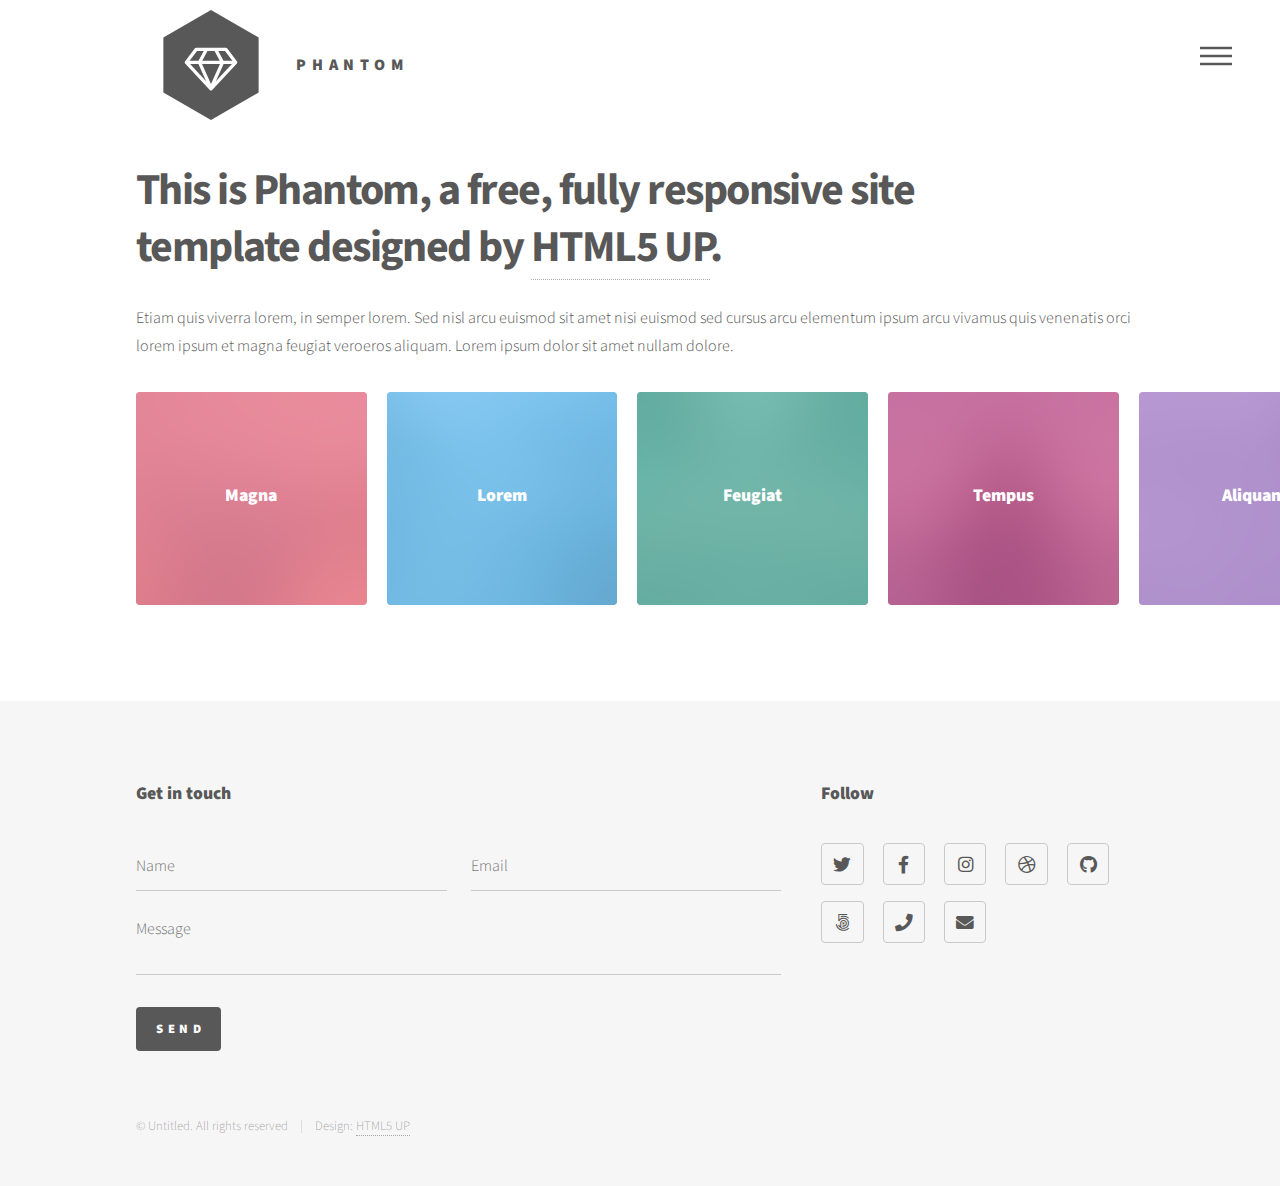
<file: index.html>
<!DOCTYPE HTML>
<!--
	Phantom by HTML5 UP
	html5up.net | @ajlkn
	Free for personal and commercial use under the CCA 3.0 license (html5up.net/license)
-->
<html>
	<head>
		<title>Phantom by HTML5 UP</title>
		<meta charset="utf-8" />
		<meta name="viewport" content="width=device-width, initial-scale=1, user-scalable=no" />
		<link rel="stylesheet" href="assets/css/main.css" />
		<noscript><link rel="stylesheet" href="assets/css/noscript.css" /></noscript>
	</head>
	<body class="is-preload">
		<!-- Wrapper -->
			<div id="wrapper">

				<!-- Header -->
					<header id="header">
						<div class="inner">

							<!-- Logo -->
								<a href="index.html" class="logo">
									<span class="symbol"><img src="images/logo.svg" alt="" /></span><span class="title">Phantom</span>
								</a>

							<!-- Nav -->
								<nav>
									<ul>
										<li><a href="#menu">Menu</a></li>
									</ul>
								</nav>

						</div>
					</header>

				<!-- Menu -->
					<nav id="menu">
						<h2>Menu</h2>
						<ul>
							<li><a href="index.html">Home</a></li>
							<li><a href="generic.html">Ipsum veroeros</a></li>
							<li><a href="generic.html">Tempus etiam</a></li>
							<li><a href="generic.html">Consequat dolor</a></li>
							<li><a href="elements.html">Elements</a></li>
						</ul>
					</nav>

				<!-- Main -->
					<div id="main">
						<div class="inner">
							<header>
								<h1>This is Phantom, a free, fully responsive site<br />
								template designed by <a href="http://html5up.net">HTML5 UP</a>.</h1>
								<p>Etiam quis viverra lorem, in semper lorem. Sed nisl arcu euismod sit amet nisi euismod sed cursus arcu elementum ipsum arcu vivamus quis venenatis orci lorem ipsum et magna feugiat veroeros aliquam. Lorem ipsum dolor sit amet nullam dolore.</p>
							</header>
							<section class="tiles">
								<article class="style1">
									<span class="image">
										<img src="images/pic01.jpg" alt="" />
									</span>
									<a href="generic.html">
										<h2>Magna</h2>
										<div class="content">
											<p>Sed nisl arcu euismod sit amet nisi lorem etiam dolor veroeros et feugiat.</p>
										</div>
									</a>
								</article>
								<article class="style2">
									<span class="image">
										<img src="images/pic02.jpg" alt="" />
									</span>
									<a href="generic.html">
										<h2>Lorem</h2>
										<div class="content">
											<p>Sed nisl arcu euismod sit amet nisi lorem etiam dolor veroeros et feugiat.</p>
										</div>
									</a>
								</article>
								<article class="style3">
									<span class="image">
										<img src="images/pic03.jpg" alt="" />
									</span>
									<a href="generic.html">
										<h2>Feugiat</h2>
										<div class="content">
											<p>Sed nisl arcu euismod sit amet nisi lorem etiam dolor veroeros et feugiat.</p>
										</div>
									</a>
								</article>
								<article class="style4">
									<span class="image">
										<img src="images/pic04.jpg" alt="" />
									</span>
									<a href="generic.html">
										<h2>Tempus</h2>
										<div class="content">
											<p>Sed nisl arcu euismod sit amet nisi lorem etiam dolor veroeros et feugiat.</p>
										</div>
									</a>
								</article>
								<article class="style5">
									<span class="image">
										<img src="images/pic05.jpg" alt="" />
									</span>
									<a href="generic.html">
										<h2>Aliquam</h2>
										<div class="content">
											<p>Sed nisl arcu euismod sit amet nisi lorem etiam dolor veroeros et feugiat.</p>
										</div>
									</a>
								</article>
								<article class="style6">
									<span class="image">
										<img src="images/pic06.jpg" alt="" />
									</span>
									<a href="generic.html">
										<h2>Veroeros</h2>
										<div class="content">
											<p>Sed nisl arcu euismod sit amet nisi lorem etiam dolor veroeros et feugiat.</p>
										</div>
									</a>
								</article>
								<article class="style2">
									<span class="image">
										<img src="images/pic07.jpg" alt="" />
									</span>
									<a href="generic.html">
										<h2>Ipsum</h2>
										<div class="content">
											<p>Sed nisl arcu euismod sit amet nisi lorem etiam dolor veroeros et feugiat.</p>
										</div>
									</a>
								</article>
								<article class="style3">
									<span class="image">
										<img src="images/pic08.jpg" alt="" />
									</span>
									<a href="generic.html">
										<h2>Dolor</h2>
										<div class="content">
											<p>Sed nisl arcu euismod sit amet nisi lorem etiam dolor veroeros et feugiat.</p>
										</div>
									</a>
								</article>
								<article class="style1">
									<span class="image">
										<img src="images/pic09.jpg" alt="" />
									</span>
									<a href="generic.html">
										<h2>Nullam</h2>
										<div class="content">
											<p>Sed nisl arcu euismod sit amet nisi lorem etiam dolor veroeros et feugiat.</p>
										</div>
									</a>
								</article>
								<article class="style5">
									<span class="image">
										<img src="images/pic10.jpg" alt="" />
									</span>
									<a href="generic.html">
										<h2>Ultricies</h2>
										<div class="content">
											<p>Sed nisl arcu euismod sit amet nisi lorem etiam dolor veroeros et feugiat.</p>
										</div>
									</a>
								</article>
								<article class="style6">
									<span class="image">
										<img src="images/pic11.jpg" alt="" />
									</span>
									<a href="generic.html">
										<h2>Dictum</h2>
										<div class="content">
											<p>Sed nisl arcu euismod sit amet nisi lorem etiam dolor veroeros et feugiat.</p>
										</div>
									</a>
								</article>
								<article class="style4">
									<span class="image">
										<img src="images/pic12.jpg" alt="" />
									</span>
									<a href="generic.html">
										<h2>Pretium</h2>
										<div class="content">
											<p>Sed nisl arcu euismod sit amet nisi lorem etiam dolor veroeros et feugiat.</p>
										</div>
									</a>
								</article>
							</section>
						</div>
					</div>

				<!-- Footer -->
					<footer id="footer">
						<div class="inner">
							<section>
								<h2>Get in touch</h2>
								<form method="post" action="#">
									<div class="fields">
										<div class="field half">
											<input type="text" name="name" id="name" placeholder="Name" />
										</div>
										<div class="field half">
											<input type="email" name="email" id="email" placeholder="Email" />
										</div>
										<div class="field">
											<textarea name="message" id="message" placeholder="Message"></textarea>
										</div>
									</div>
									<ul class="actions">
										<li><input type="submit" value="Send" class="primary" /></li>
									</ul>
								</form>
							</section>
							<section>
								<h2>Follow</h2>
								<ul class="icons">
									<li><a href="#" class="icon brands style2 fa-twitter"><span class="label">Twitter</span></a></li>
									<li><a href="#" class="icon brands style2 fa-facebook-f"><span class="label">Facebook</span></a></li>
									<li><a href="#" class="icon brands style2 fa-instagram"><span class="label">Instagram</span></a></li>
									<li><a href="#" class="icon brands style2 fa-dribbble"><span class="label">Dribbble</span></a></li>
									<li><a href="#" class="icon brands style2 fa-github"><span class="label">GitHub</span></a></li>
									<li><a href="#" class="icon brands style2 fa-500px"><span class="label">500px</span></a></li>
									<li><a href="#" class="icon solid style2 fa-phone"><span class="label">Phone</span></a></li>
									<li><a href="#" class="icon solid style2 fa-envelope"><span class="label">Email</span></a></li>
								</ul>
							</section>
							<ul class="copyright">
								<li>&copy; Untitled. All rights reserved</li><li>Design: <a href="http://html5up.net">HTML5 UP</a></li>
							</ul>
						</div>
					</footer>

			</div>

		<!-- Scripts -->
			<script src="assets/js/jquery.min.js"></script>
			<script src="assets/js/browser.min.js"></script>
			<script src="assets/js/breakpoints.min.js"></script>
			<script src="assets/js/util.js"></script>
			<script src="assets/js/main.js"></script>

	</body>
</html>
</file>
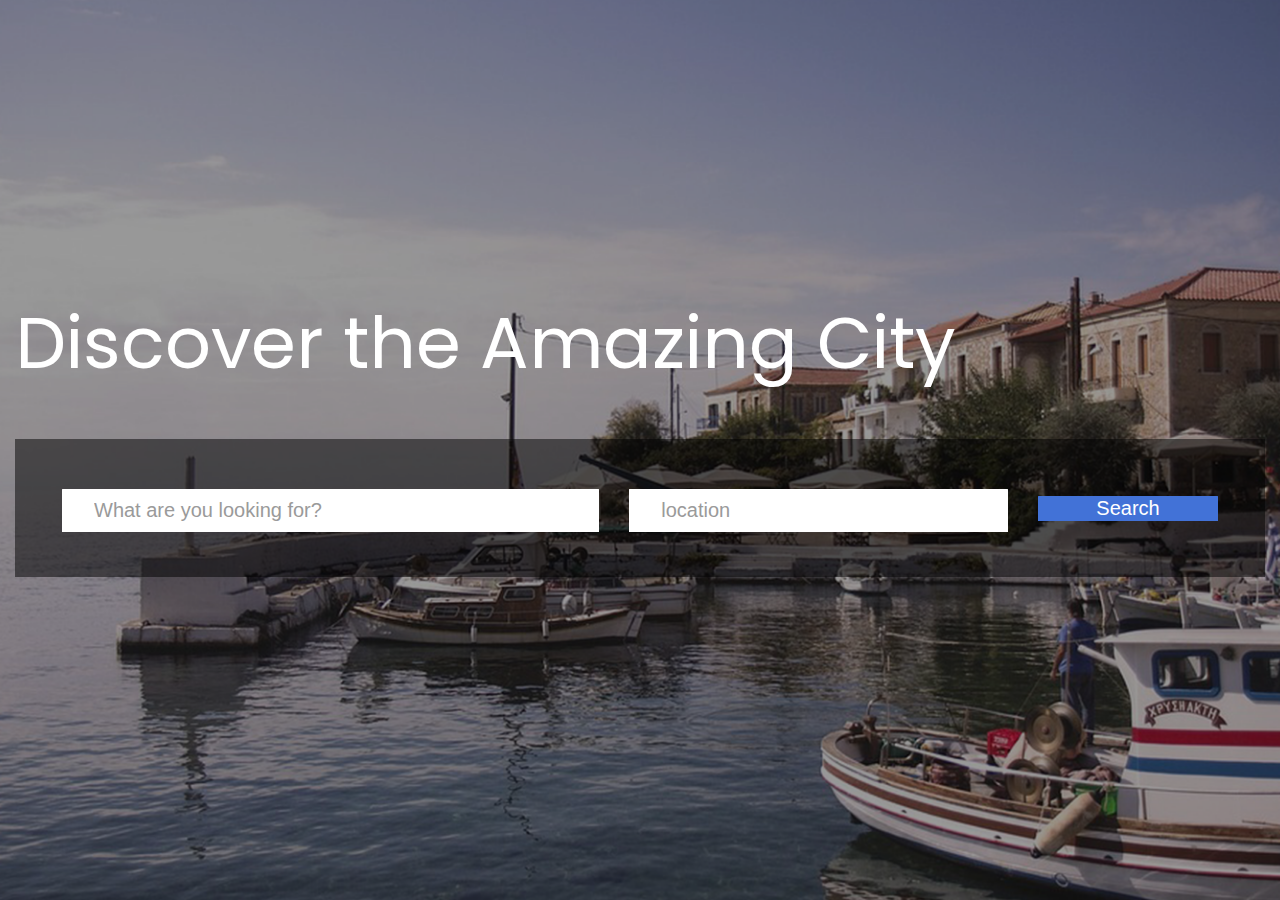
<file: colorlib-search-1/index.html>
<html>
  <head>
    <meta http-equiv="Content-Type" content="text/html; charset=UTF-8" />
    <meta name="viewport" content="width=device-width, initial-scale=1" />
    <meta http-equiv="X-UA-Compatible" content="IE=edge" />
    <meta name="author" content="colorlib.com">
    <link href="https://fonts.googleapis.com/css?family=Poppins" rel="stylesheet" />
    <link href="css/main.css" rel="stylesheet" />
  </head>
  <body>
    <div class="s01">
      <form>
        <fieldset>
          <legend>Discover the Amazing City</legend>
        </fieldset>
        <div class="inner-form">
          <div class="input-field first-wrap">
            <input id="search" type="text" placeholder="What are you looking for?" />
          </div>
          <div class="input-field second-wrap">
            <input id="location" type="text" placeholder="location" />
          </div>
          <div class="input-field third-wrap">
            <button class="btn-search" type="button">Search</button>
          </div>
        </div>
      </form>
    </div>
  </body><!-- This templates was made by Colorlib (https://colorlib.com) -->
</html>
</file>
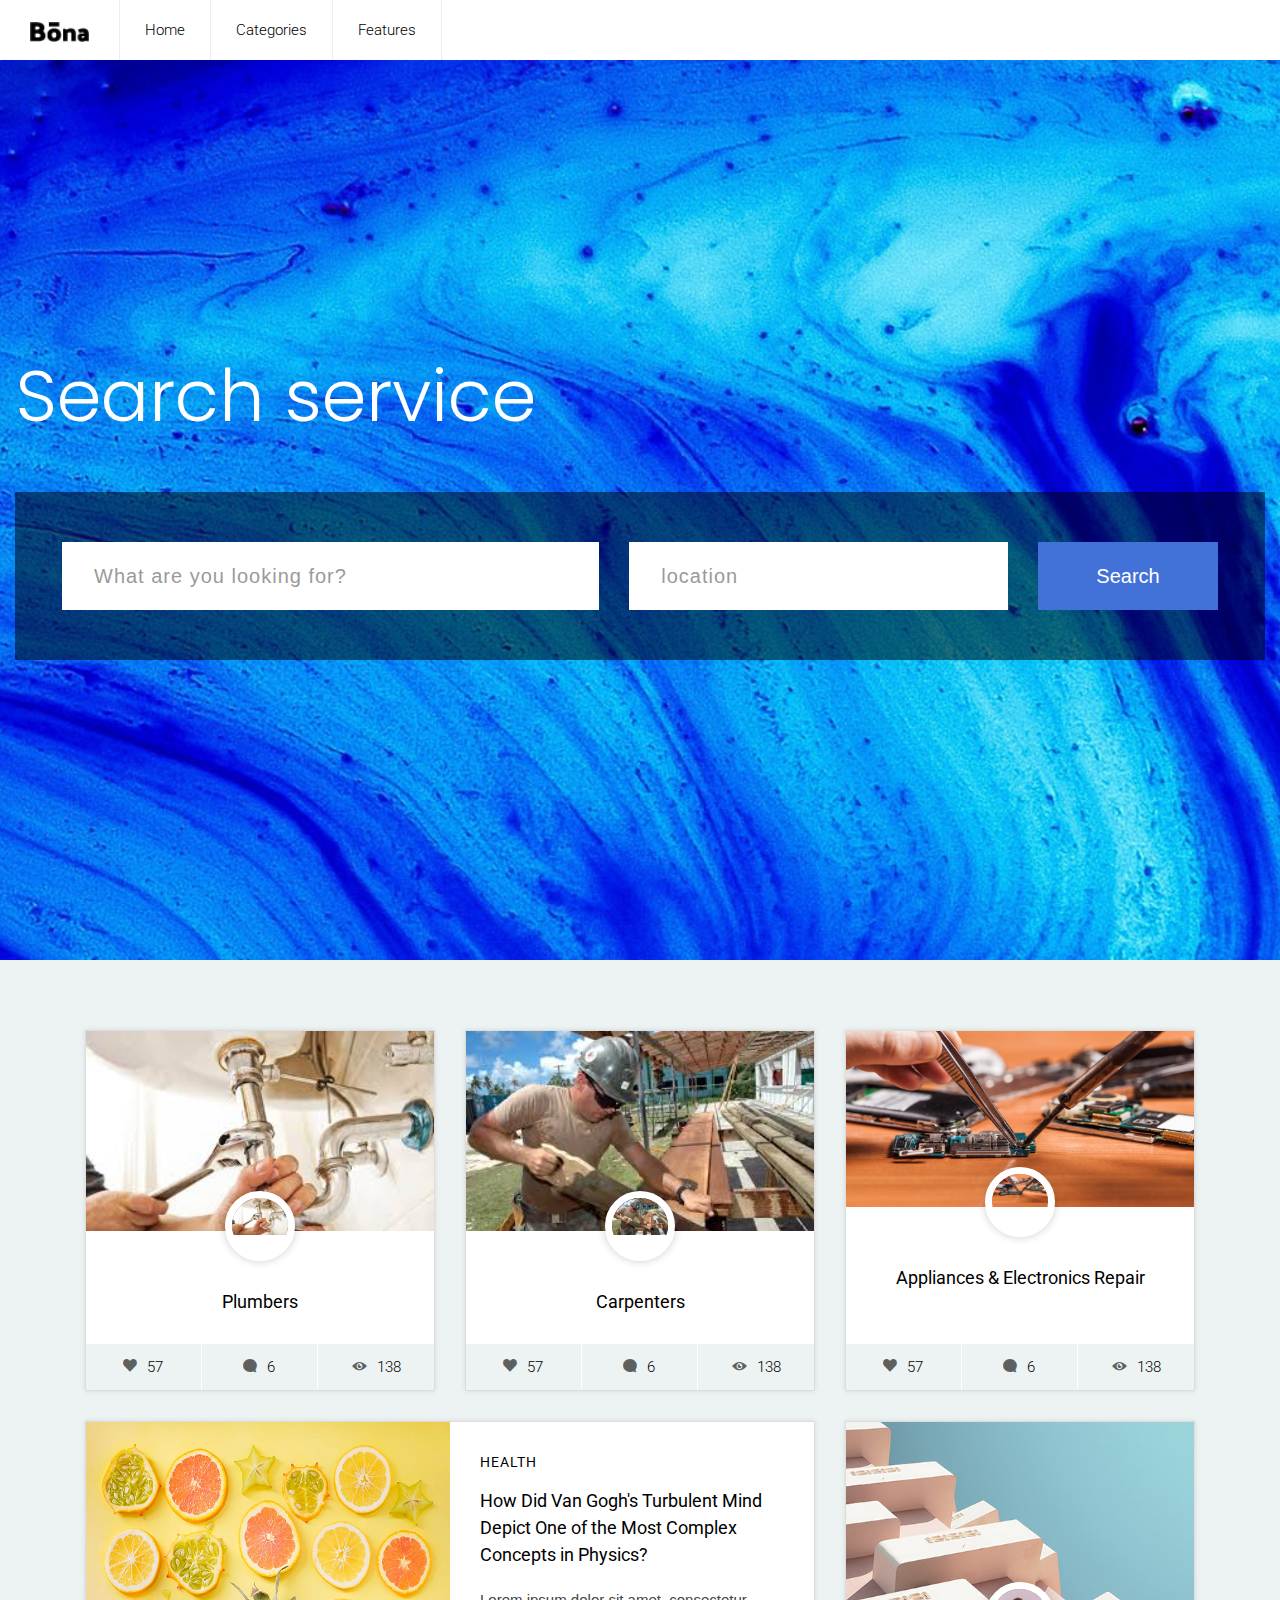
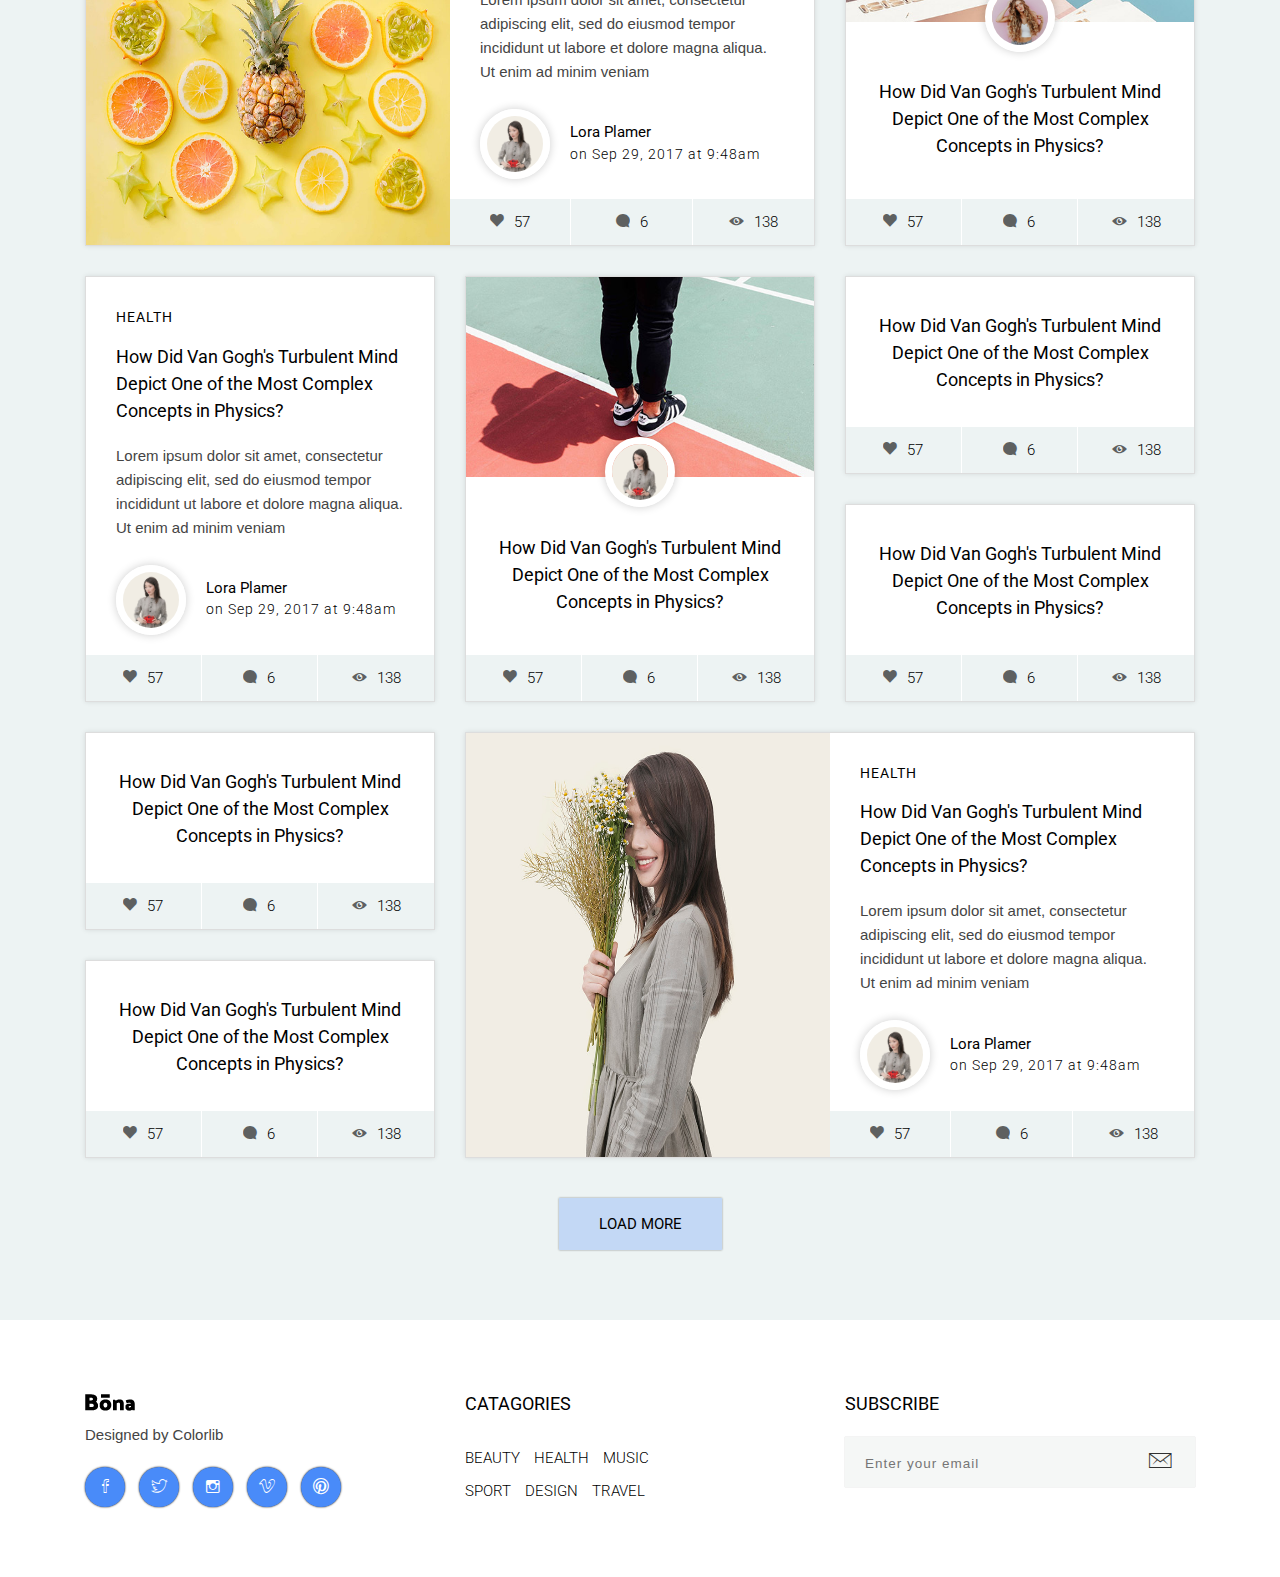
<file: demo/bona/index.html>
<!DOCTYPE HTML>
<html lang="en">
<head>
	<title>TITLE</title>
	<meta http-equiv="X-UA-Compatible" content="IE=edge">
    <meta name="viewport" content="width=device-width, initial-scale=1">
	<meta charset="UTF-8">


	<!-- Font -->

	<link href="https://fonts.googleapis.com/css?family=Roboto:300,400,500" rel="stylesheet">


	<!-- Stylesheets -->

	<link href="common-css/bootstrap.css" rel="stylesheet">

	<link href="common-css/ionicons.css" rel="stylesheet">


	<link href="layout-1/css/styles.css" rel="stylesheet">

	<link href="layout-1/css/responsive.css" rel="stylesheet">
    <link href="https://fonts.googleapis.com/css?family=Poppins" rel="stylesheet" />
    <link href="css/main.css" rel="stylesheet" />
	<style>
	
	</style>

</head>
<body >

	<header>
		<div class="container-fluid position-relative no-side-padding">

			<a href="#" class="logo"><img src="images/logo.png" alt="Logo Image"></a>

			<div class="menu-nav-icon" data-nav-menu="#main-menu"><i class="ion-navicon"></i></div>

			<ul class="main-menu visible-on-click" id="main-menu">
				<li><a href="#">Home</a></li>
				<li><a href="#">Categories</a></li>
				<li><a href="#">Features</a></li>
			</ul><!-- main-menu -->

			

		</div><!-- conatiner -->
	</header>

	<!-- <div class="slider" >
		<div class="src-area">
				
			
		</div>
	</div>slider -->
	<div class="s01">
			<form>
			  <fieldset>
				<legend>Search service</legend>
			  </fieldset>
			  <div class="inner-form">
				<div class="input-field first-wrap">
				  <input id="search" type="text" placeholder="What are you looking for?" />
				</div>
				<div class="input-field second-wrap">
				  <input id="location" type="text" placeholder="location" />
				</div>
				<div class="input-field third-wrap">
				  <button class="btn-search" type="button">Search</button>
				</div>
			  </div>
			</form>
		  </div>

	<section class="blog-area section">
		<div class="container">

			<div class="row">

				<div class="col-lg-4 col-md-6">
					<div class="card h-100">
						<div class="single-post post-style-1">

							<div class="blog-image"><img src="images/plumber.jpg" alt="Blog Image"></div>

							<a class="avatar" href="#"><img src="images/plumber.jpg" alt="Profile Image"></a>

							<div class="blog-info">

								<h4 class="title"><a href="#"><b>Plumbers</b></a></h4>

								<ul class="post-footer">
									<li><a href="#"><i class="ion-heart"></i>57</a></li>
									<li><a href="#"><i class="ion-chatbubble"></i>6</a></li>
									<li><a href="#"><i class="ion-eye"></i>138</a></li>
								</ul>

							</div><!-- blog-info -->
						</div><!-- single-post -->
					</div><!-- card -->
				</div><!-- col-lg-4 col-md-6 -->

				<div class="col-lg-4 col-md-6">
					<div class="card h-100">
						<div class="single-post post-style-1">

							<div class="blog-image"><img src="images/carpenter.jpg" alt="Blog Image"></div>

							<a class="avatar" href="#"><img src="images/carpenter.jpg" alt="Profile Image"></a>

							<div class="blog-info">
								<h4 class="title"><a href="#"><b>Carpenters </b></a></h4>

								<ul class="post-footer">
									<li><a href="#"><i class="ion-heart"></i>57</a></li>
									<li><a href="#"><i class="ion-chatbubble"></i>6</a></li>
									<li><a href="#"><i class="ion-eye"></i>138</a></li>
								</ul>
							</div><!-- blog-info -->

						</div><!-- single-post -->

					</div><!-- card -->
				</div><!-- col-lg-4 col-md-6 -->

				<div class="col-lg-4 col-md-6">
					<div class="card h-100">
						<div class="single-post post-style-1">

							<div class="blog-image"><img src="images/electronic.jpeg" alt="Blog Image"></div>

							<a class="avatar" href="#"><img src="images/electronic.jpeg" alt="Profile Image"></a>

							<h4 class="title"><a href="#"><b>	Appliances & Electronics Repair</b></a></h4>

							<ul class="post-footer">
								<li><a href="#"><i class="ion-heart"></i>57</a></li>
								<li><a href="#"><i class="ion-chatbubble"></i>6</a></li>
								<li><a href="#"><i class="ion-eye"></i>138</a></li>
							</ul>

						</div><!-- single-post -->
					</div><!-- card -->
				</div><!-- col-lg-4 col-md-6 -->

				<div class="col-lg-8 col-md-12">
					<div class="card h-100">
						<div class="single-post post-style-2">

							<div class="blog-image"><img src="images/brooke-lark-194251.jpg" alt="Blog Image"></div>

							<div class="blog-info">

								<h6 class="pre-title"><a href="#"><b>HEALTH</b></a></h6>

								<h4 class="title"><a href="#"><b>How Did Van Gogh's Turbulent Mind Depict One of the Most Complex
									Concepts in Physics?</b></a></h4>

								<p>Lorem ipsum dolor sit amet, consectetur adipiscing elit, sed do eiusmod tempor incididunt
									ut labore et dolore magna aliqua. Ut enim ad minim veniam</p>

								<div class="avatar-area">
									<a class="avatar" href="#"><img src="images/icons8-team-355979.jpg" alt="Profile Image"></a>
									<div class="right-area">
										<a class="name" href="#"><b>Lora Plamer</b></a>
										<h6 class="date" href="#">on Sep 29, 2017 at 9:48am</h6>
									</div>
								</div>

								<ul class="post-footer">
									<li><a href="#"><i class="ion-heart"></i>57</a></li>
									<li><a href="#"><i class="ion-chatbubble"></i>6</a></li>
									<li><a href="#"><i class="ion-eye"></i>138</a></li>
								</ul>

							</div><!-- blog-right -->

						</div><!-- single-post extra-blog -->

					</div><!-- card -->
				</div><!-- col-lg-8 col-md-12 -->

				<div class="col-lg-4 col-md-6">
					<div class="card h-100">
						<div class="single-post post-style-1">

							<div class="blog-image"><img src="images/dmitri-popov-326976.jpg" alt="Blog Image"></div>

							<a class="avatar" href="#"><img src="images/averie-woodard-319832.jpg" alt="Profile Image"></a>

							<h4 class="title"><a href="#"><b>How Did Van Gogh's Turbulent Mind Depict One of the Most Complex
								Concepts in Physics?</b></a></h4>

							<ul class="post-footer">
								<li><a href="#"><i class="ion-heart"></i>57</a></li>
								<li><a href="#"><i class="ion-chatbubble"></i>6</a></li>
								<li><a href="#"><i class="ion-eye"></i>138</a></li>
							</ul>

						</div><!-- single-post -->
					</div><!-- card -->
				</div><!-- col-lg-4 col-md-6 -->

				<div class="col-lg-4 col-md-6">
					<div class="card h-100">

						<div class="single-post post-style-2 post-style-3">

							<div class="blog-info">

								<h6 class="pre-title"><a href="#"><b>HEALTH</b></a></h6>

								<h4 class="title"><a href="#"><b>How Did Van Gogh's Turbulent Mind Depict One of the Most Complex
									Concepts in Physics?</b></a></h4>

								<p>Lorem ipsum dolor sit amet, consectetur adipiscing elit, sed do eiusmod tempor incididunt
									ut labore et dolore magna aliqua. Ut enim ad minim veniam</p>

								<div class="avatar-area">
									<a class="avatar" href="#"><img src="images/icons8-team-355979.jpg" alt="Profile Image"></a>
									<div class="right-area">
										<a class="name" href="#"><b>Lora Plamer</b></a>
										<h6 class="date" href="#">on Sep 29, 2017 at 9:48am</h6>
									</div>
								</div>

								<ul class="post-footer">
									<li><a href="#"><i class="ion-heart"></i>57</a></li>
									<li><a href="#"><i class="ion-chatbubble"></i>6</a></li>
									<li><a href="#"><i class="ion-eye"></i>138</a></li>
								</ul>

							</div><!-- blog-right -->

						</div><!-- single-post extra-blog -->

					</div><!-- card -->
				</div><!-- col-lg-4 col-md-6 -->

				<div class="col-lg-4 col-md-6">
					<div class="card h-100">
						<div class="single-post post-style-1">

							<div class="blog-image"><img src="images/ben-o-sullivan-382817.jpg" alt="Blog Image"></div>

							<a class="avatar" href="#"><img src="images/icons8-team-355979.jpg" alt="Profile Image"></a>

							<div class="blog-info">
								<h4 class="title"><a href="#"><b>How Did Van Gogh's Turbulent Mind Depict One of the Most Complex
									Concepts in Physics?</b></a></h4>

								<ul class="post-footer">
									<li><a href="#"><i class="ion-heart"></i>57</a></li>
									<li><a href="#"><i class="ion-chatbubble"></i>6</a></li>
									<li><a href="#"><i class="ion-eye"></i>138</a></li>
								</ul>
							</div><!-- blog-info -->

						</div><!-- single-post -->

					</div><!-- card -->
				</div><!-- col-lg-4 col-md-6 -->

				<div class="col-lg-4 col-md-6">
					<div class="card h-100">

						<div class="single-post post-style-4">

							<div class="display-table">
								<h4 class="title display-table-cell"><a href="#"><b>How Did Van Gogh's Turbulent Mind Depict One of the Most Complex
									Concepts in Physics?</b></a></h4>
							</div>

							<ul class="post-footer">
								<li><a href="#"><i class="ion-heart"></i>57</a></li>
								<li><a href="#"><i class="ion-chatbubble"></i>6</a></li>
								<li><a href="#"><i class="ion-eye"></i>138</a></li>
							</ul>

						</div><!-- single-post -->

						<div class="single-post">

							<div class="display-table">
								<h4 class="title display-table-cell"><a href="#"><b>How Did Van Gogh's Turbulent Mind Depict One of the Most Complex
									Concepts in Physics?</b></a></h4>
							</div>

							<ul class="post-footer">
								<li><a href="#"><i class="ion-heart"></i>57</a></li>
								<li><a href="#"><i class="ion-chatbubble"></i>6</a></li>
								<li><a href="#"><i class="ion-eye"></i>138</a></li>
							</ul>

						</div><!-- single-post -->

					</div><!-- card -->
				</div><!-- col-lg-4 col-md-6 -->

				<div class="col-lg-4 col-md-6">
					<div class="card h-100">

						<div class="single-post post-style-4">

							<div class="display-table">
								<h4 class="title display-table-cell"><a href="#"><b>How Did Van Gogh's Turbulent Mind Depict One of the Most Complex
									Concepts in Physics?</b></a></h4>
							</div>

							<ul class="post-footer">
								<li><a href="#"><i class="ion-heart"></i>57</a></li>
								<li><a href="#"><i class="ion-chatbubble"></i>6</a></li>
								<li><a href="#"><i class="ion-eye"></i>138</a></li>
							</ul>

						</div><!-- single-post -->

						<div class="single-post">

							<div class="display-table">
								<h4 class="title display-table-cell"><a href="#"><b>How Did Van Gogh's Turbulent Mind Depict One of the Most Complex
									Concepts in Physics?</b></a></h4>
							</div>

							<ul class="post-footer">
								<li><a href="#"><i class="ion-heart"></i>57</a></li>
								<li><a href="#"><i class="ion-chatbubble"></i>6</a></li>
								<li><a href="#"><i class="ion-eye"></i>138</a></li>
							</ul>

						</div><!-- single-post -->

					</div><!-- card -->
				</div><!-- col-lg-4 col-md-6 -->

				<div class="col-lg-8 col-md-12">
					<div class="card h-100">
						<div class="single-post post-style-2">

							<div class="blog-image"><img src="images/icons8-team-355990.jpg" alt="Blog Image"></div>

							<div class="blog-info">

								<h6 class="pre-title"><a href="#"><b>HEALTH</b></a></h6>

								<h4 class="title"><a href="#"><b>How Did Van Gogh's Turbulent Mind Depict One of the Most Complex
									Concepts in Physics?</b></a></h4>

								<p>Lorem ipsum dolor sit amet, consectetur adipiscing elit, sed do eiusmod tempor incididunt
									ut labore et dolore magna aliqua. Ut enim ad minim veniam</p>

								<div class="avatar-area">
									<a class="avatar" href="#"><img src="images/icons8-team-355979.jpg" alt="Profile Image"></a>
									<div class="right-area">
										<a class="name" href="#"><b>Lora Plamer</b></a>
										<h6 class="date" href="#">on Sep 29, 2017 at 9:48am</h6>
									</div>
								</div>

								<ul class="post-footer">
									<li><a href="#"><i class="ion-heart"></i>57</a></li>
									<li><a href="#"><i class="ion-chatbubble"></i>6</a></li>
									<li><a href="#"><i class="ion-eye"></i>138</a></li>
								</ul>

							</div><!-- blog-right -->

						</div><!-- single-post extra-blog -->

					</div><!-- card -->
				</div><!-- col-lg-8 col-md-12 -->

			</div><!-- row -->

			<a class="load-more-btn" href="#"><b>LOAD MORE</b></a>

		</div><!-- container -->
	</section><!-- section -->


	<footer>

		<div class="container">
			<div class="row">

				<div class="col-lg-4 col-md-6">
					<div class="footer-section">

						<a class="logo" href="#"><img src="images/logo.png" alt="Logo Image"></a>
						<p class="copyright"></p>
						<p class="copyright">Designed by <a href="https://colorlib.com" target="_blank">Colorlib</a></p>
						<ul class="icons">
							<li><a href="#"><i class="ion-social-facebook-outline"></i></a></li>
							<li><a href="#"><i class="ion-social-twitter-outline"></i></a></li>
							<li><a href="#"><i class="ion-social-instagram-outline"></i></a></li>
							<li><a href="#"><i class="ion-social-vimeo-outline"></i></a></li>
							<li><a href="#"><i class="ion-social-pinterest-outline"></i></a></li>
						</ul>

					</div><!-- footer-section -->
				</div><!-- col-lg-4 col-md-6 -->

				<div class="col-lg-4 col-md-6">
						<div class="footer-section">
						<h4 class="title"><b>CATAGORIES</b></h4>
						<ul>
							<li><a href="#">BEAUTY</a></li>
							<li><a href="#">HEALTH</a></li>
							<li><a href="#">MUSIC</a></li>
						</ul>
						<ul>
							<li><a href="#">SPORT</a></li>
							<li><a href="#">DESIGN</a></li>
							<li><a href="#">TRAVEL</a></li>
						</ul>
					</div><!-- footer-section -->
				</div><!-- col-lg-4 col-md-6 -->

				<div class="col-lg-4 col-md-6">
					<div class="footer-section">

						<h4 class="title"><b>SUBSCRIBE</b></h4>
						<div class="input-area">
							<form>
								<input class="email-input" type="text" placeholder="Enter your email">
								<button class="submit-btn" type="submit"><i class="icon ion-ios-email-outline"></i></button>
							</form>
						</div>

					</div><!-- footer-section -->
				</div><!-- col-lg-4 col-md-6 -->

			</div><!-- row -->
		</div><!-- container -->
	</footer>


	<!-- SCIPTS -->

	<script src="common-js/jquery-3.1.1.min.js"></script>

	<script src="common-js/tether.min.js"></script>

	<script src="common-js/bootstrap.js"></script>

	<script src="common-js/scripts.js"></script>

</body>
</html>
</file>
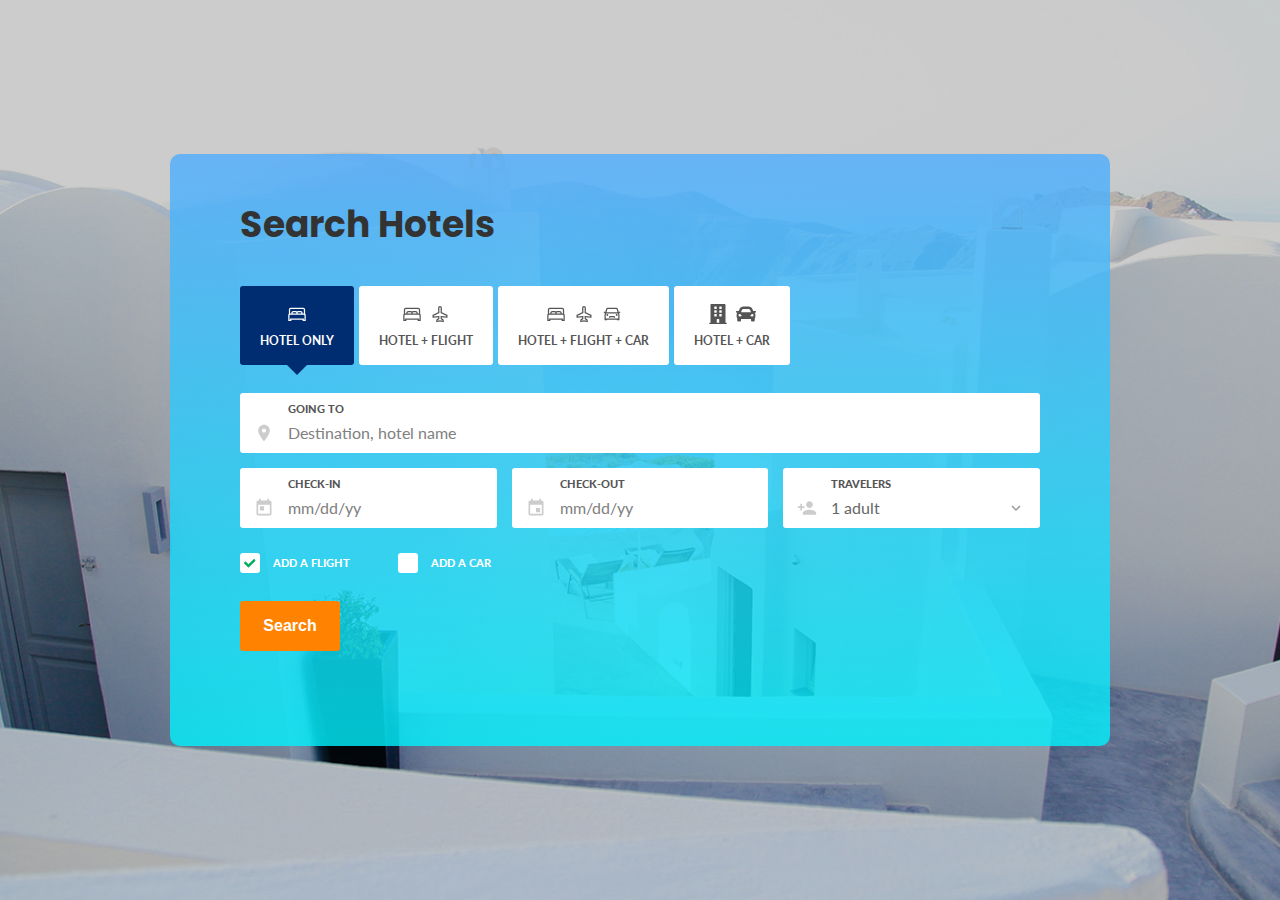
<file: search/colorlib-search-12/index.html>
<html>
  <head>
    <meta http-equiv="Content-Type" content="text/html; charset=UTF-8" />
    <meta name="viewport" content="width=device-width, initial-scale=1" />
    <meta http-equiv="X-UA-Compatible" content="IE=edge" />
    <meta name="author" content="colorlib.com">
    <link href="https://fonts.googleapis.com/css?family=Lato:400,700,900|Poppins:700" rel="stylesheet" />
    <link href="css/main.css" rel="stylesheet" />
  </head>
  <body>
    <div class="s012">
      <form>
        <fieldset>
          <legend>Search Hotels</legend>
        </fieldset>
        <div class="inner-form">
          <header>
            <div class="travel-type-wrap">
              <div class="item active">
                <div class="group-icon">
                  <svg xmlns="http://www.w3.org/2000/svg" viewBox="0 0 32 32">
                    <path d="M 6 6 C 4.3545455 6 3 7.3545455 3 9 L 3 15.78125 C 2.3897999 16.33203 2 17.121617 2 18 L 2 26 L 2 27 L 3 27 L 6 27 L 7 27 L 7 26 L 7 25 L 25 25 L 25 26 L 25 27 L 26 27 L 29 27 L 30 27 L 30 26 L 30 18 C 30 17.121617 29.6102 16.33203 29 15.78125 L 29 9 C 29 7.3545455 27.645455 6 26 6 L 6 6 z M 6 8 L 26 8 C 26.554545 8 27 8.4454545 27 9 L 27 15 L 25 15 L 25 14 C 25 12.354545 23.645455 11 22 11 L 18 11 C 17.232928 11 16.532874 11.300266 16 11.78125 C 15.467126 11.300266 14.767072 11 14 11 L 10 11 C 8.3545455 11 7 12.354545 7 14 L 7 15 L 5 15 L 5 9 C 5 8.4454545 5.4454545 8 6 8 z M 10 13 L 14 13 C 14.554545 13 15 13.445455 15 14 L 15 15 L 9 15 L 9 14 C 9 13.445455 9.4454545 13 10 13 z M 18 13 L 22 13 C 22.554545 13 23 13.445455 23 14 L 23 15 L 17 15 L 17 14 C 17 13.445455 17.445455 13 18 13 z M 5 17 L 27 17 C 27.554545 17 28 17.445455 28 18 L 28 25 L 27 25 L 27 24 L 27 23 L 26 23 L 6 23 L 5 23 L 5 24 L 5 25 L 4 25 L 4 18 C 4 17.445455 4.4454545 17 5 17 z"></path>
                  </svg>
                </div>
                <span>HOTEL ONLY</span>
              </div>
              <div class="item">
                <div class="group-icon">
                  <svg xmlns="http://www.w3.org/2000/svg" viewBox="0 0 32 32">
                    <path d="M 6 6 C 4.3545455 6 3 7.3545455 3 9 L 3 15.78125 C 2.3897999 16.33203 2 17.121617 2 18 L 2 26 L 2 27 L 3 27 L 6 27 L 7 27 L 7 26 L 7 25 L 25 25 L 25 26 L 25 27 L 26 27 L 29 27 L 30 27 L 30 26 L 30 18 C 30 17.121617 29.6102 16.33203 29 15.78125 L 29 9 C 29 7.3545455 27.645455 6 26 6 L 6 6 z M 6 8 L 26 8 C 26.554545 8 27 8.4454545 27 9 L 27 15 L 25 15 L 25 14 C 25 12.354545 23.645455 11 22 11 L 18 11 C 17.232928 11 16.532874 11.300266 16 11.78125 C 15.467126 11.300266 14.767072 11 14 11 L 10 11 C 8.3545455 11 7 12.354545 7 14 L 7 15 L 5 15 L 5 9 C 5 8.4454545 5.4454545 8 6 8 z M 10 13 L 14 13 C 14.554545 13 15 13.445455 15 14 L 15 15 L 9 15 L 9 14 C 9 13.445455 9.4454545 13 10 13 z M 18 13 L 22 13 C 22.554545 13 23 13.445455 23 14 L 23 15 L 17 15 L 17 14 C 17 13.445455 17.445455 13 18 13 z M 5 17 L 27 17 C 27.554545 17 28 17.445455 28 18 L 28 25 L 27 25 L 27 24 L 27 23 L 26 23 L 6 23 L 5 23 L 5 24 L 5 25 L 4 25 L 4 18 C 4 17.445455 4.4454545 17 5 17 z"></path>
                  </svg>
                  <svg xmlns="http://www.w3.org/2000/svg" viewBox="0 0 32 32">
                    <path d="M 16 3 C 14.35503 3 13 4.3550302 13 6 L 13 13.34375 L 4.59375 17.09375 L 4 17.34375 L 4 18 L 4 21 L 4 22.125 L 5.125 22 L 13 21.125 L 13 22.96875 L 10.4375 24.6875 L 10 24.96875 L 10 25.53125 L 10 28 L 10 29.21875 L 11.1875 28.96875 L 16 28 L 20.8125 28.96875 L 22 29.21875 L 22 28 L 22 25.53125 L 22 24.96875 L 21.5625 24.6875 L 19 22.96875 L 19 21.125 L 26.875 22 L 28 22.125 L 28 21 L 28 18 L 28 17.34375 L 27.40625 17.09375 L 19 13.34375 L 19 6 C 19 4.3550302 17.64497 3 16 3 z M 16 5 C 16.56503 5 17 5.4349698 17 6 L 17 14 L 17 14.65625 L 17.59375 14.90625 L 26 18.65625 L 26 19.875 L 18.125 19 L 17 18.875 L 17 20 L 17 23.53125 L 17 24.0625 L 17.4375 24.34375 L 20 26.0625 L 20 26.78125 L 16.1875 26.03125 L 16 25.96875 L 15.8125 26.03125 L 12 26.78125 L 12 26.0625 L 14.5625 24.34375 L 15 24.0625 L 15 23.53125 L 15 20 L 15 18.875 L 13.875 19 L 6 19.875 L 6 18.65625 L 14.40625 14.90625 L 15 14.65625 L 15 14 L 15 6 C 15 5.4349698 15.43497 5 16 5 z"></path>
                  </svg>
                </div>
                <span>HOTEL + FLIGHT</span>
              </div>
              <div class="item">
                <div class="group-icon">
                  <svg xmlns="http://www.w3.org/2000/svg" viewBox="0 0 32 32">
                    <path d="M 6 6 C 4.3545455 6 3 7.3545455 3 9 L 3 15.78125 C 2.3897999 16.33203 2 17.121617 2 18 L 2 26 L 2 27 L 3 27 L 6 27 L 7 27 L 7 26 L 7 25 L 25 25 L 25 26 L 25 27 L 26 27 L 29 27 L 30 27 L 30 26 L 30 18 C 30 17.121617 29.6102 16.33203 29 15.78125 L 29 9 C 29 7.3545455 27.645455 6 26 6 L 6 6 z M 6 8 L 26 8 C 26.554545 8 27 8.4454545 27 9 L 27 15 L 25 15 L 25 14 C 25 12.354545 23.645455 11 22 11 L 18 11 C 17.232928 11 16.532874 11.300266 16 11.78125 C 15.467126 11.300266 14.767072 11 14 11 L 10 11 C 8.3545455 11 7 12.354545 7 14 L 7 15 L 5 15 L 5 9 C 5 8.4454545 5.4454545 8 6 8 z M 10 13 L 14 13 C 14.554545 13 15 13.445455 15 14 L 15 15 L 9 15 L 9 14 C 9 13.445455 9.4454545 13 10 13 z M 18 13 L 22 13 C 22.554545 13 23 13.445455 23 14 L 23 15 L 17 15 L 17 14 C 17 13.445455 17.445455 13 18 13 z M 5 17 L 27 17 C 27.554545 17 28 17.445455 28 18 L 28 25 L 27 25 L 27 24 L 27 23 L 26 23 L 6 23 L 5 23 L 5 24 L 5 25 L 4 25 L 4 18 C 4 17.445455 4.4454545 17 5 17 z"></path>
                  </svg>
                  <svg xmlns="http://www.w3.org/2000/svg" viewBox="0 0 32 32">
                    <path d="M 16 3 C 14.35503 3 13 4.3550302 13 6 L 13 13.34375 L 4.59375 17.09375 L 4 17.34375 L 4 18 L 4 21 L 4 22.125 L 5.125 22 L 13 21.125 L 13 22.96875 L 10.4375 24.6875 L 10 24.96875 L 10 25.53125 L 10 28 L 10 29.21875 L 11.1875 28.96875 L 16 28 L 20.8125 28.96875 L 22 29.21875 L 22 28 L 22 25.53125 L 22 24.96875 L 21.5625 24.6875 L 19 22.96875 L 19 21.125 L 26.875 22 L 28 22.125 L 28 21 L 28 18 L 28 17.34375 L 27.40625 17.09375 L 19 13.34375 L 19 6 C 19 4.3550302 17.64497 3 16 3 z M 16 5 C 16.56503 5 17 5.4349698 17 6 L 17 14 L 17 14.65625 L 17.59375 14.90625 L 26 18.65625 L 26 19.875 L 18.125 19 L 17 18.875 L 17 20 L 17 23.53125 L 17 24.0625 L 17.4375 24.34375 L 20 26.0625 L 20 26.78125 L 16.1875 26.03125 L 16 25.96875 L 15.8125 26.03125 L 12 26.78125 L 12 26.0625 L 14.5625 24.34375 L 15 24.0625 L 15 23.53125 L 15 20 L 15 18.875 L 13.875 19 L 6 19.875 L 6 18.65625 L 14.40625 14.90625 L 15 14.65625 L 15 14 L 15 6 C 15 5.4349698 15.43497 5 16 5 z"></path>
                  </svg>
                  <svg xmlns="http://www.w3.org/2000/svg" viewBox="0 0 32 32">
                    <path d="M 9.5 6 C 8.1798539 6 7.0045735 6.8592569 6.625 8.125 L 5.25 12.71875 L 3.3125 12.0625 L 2.6875 13.9375 L 4.65625 14.59375 L 4.03125 16.71875 A 1.0001 1.0001 0 0 0 4 17 L 4 24 A 1.0001 1.0001 0 0 0 4 24.09375 L 4 25 C 4 25.552 4.448 26 5 26 L 8 26 L 8.34375 25 L 23.65625 25 L 24 26 L 27 26 C 27.552 26 28 25.552 28 25 L 28 24.15625 A 1.0001 1.0001 0 0 0 28 24 L 28 17 A 1.0001 1.0001 0 0 0 27.96875 16.71875 L 27.34375 14.59375 L 29.3125 13.9375 L 28.6875 12.0625 L 26.75 12.71875 L 25.375 8.125 C 24.995209 6.8600268 23.820146 6 22.5 6 L 9.5 6 z M 9.5 8 L 22.5 8 C 22.945854 8 23.340541 8.2917232 23.46875 8.71875 L 24.75 13 L 7.25 13 L 8.53125 8.71875 C 8.6596765 8.2904931 9.0541461 8 9.5 8 z M 6.65625 15 L 25.34375 15 L 26 17.1875 L 26 23 L 9 23 L 6 23 L 6 17.1875 L 6.65625 15 z M 8.5 16 C 7.6715729 16 7 16.671573 7 17.5 C 7 18.328427 7.6715729 19 8.5 19 C 9.3284271 19 10 18.328427 10 17.5 C 10 16.671573 9.3284271 16 8.5 16 z M 23.5 16 C 22.671573 16 22 16.671573 22 17.5 C 22 18.328427 22.671573 19 23.5 19 C 24.328427 19 25 18.328427 25 17.5 C 25 16.671573 24.328427 16 23.5 16 z M 12 19 L 10.75 22 L 12.90625 22 L 13.34375 21 L 18.65625 21 L 19.09375 22 L 21.25 22 L 20 19 L 12 19 z"></path>
                  </svg>
                </div>
                <span>HOTEL + FLIGHT + CAR</span>
              </div>
              <div class="item">
                <div class="group-icon">
                  <svg class="svg-inline--fa fa-building fa-w-14" aria-hidden="true" data-prefix="fas" data-icon="building" role="img" xmlns="http://www.w3.org/2000/svg" viewBox="0 0 448 512">
                    <path fill="currentColor" d="M436 480h-20V24c0-13.255-10.745-24-24-24H56C42.745 0 32 10.745 32 24v456H12c-6.627 0-12 5.373-12 12v20h448v-20c0-6.627-5.373-12-12-12zM128 76c0-6.627 5.373-12 12-12h40c6.627 0 12 5.373 12 12v40c0 6.627-5.373 12-12 12h-40c-6.627 0-12-5.373-12-12V76zm0 96c0-6.627 5.373-12 12-12h40c6.627 0 12 5.373 12 12v40c0 6.627-5.373 12-12 12h-40c-6.627 0-12-5.373-12-12v-40zm52 148h-40c-6.627 0-12-5.373-12-12v-40c0-6.627 5.373-12 12-12h40c6.627 0 12 5.373 12 12v40c0 6.627-5.373 12-12 12zm76 160h-64v-84c0-6.627 5.373-12 12-12h40c6.627 0 12 5.373 12 12v84zm64-172c0 6.627-5.373 12-12 12h-40c-6.627 0-12-5.373-12-12v-40c0-6.627 5.373-12 12-12h40c6.627 0 12 5.373 12 12v40zm0-96c0 6.627-5.373 12-12 12h-40c-6.627 0-12-5.373-12-12v-40c0-6.627 5.373-12 12-12h40c6.627 0 12 5.373 12 12v40zm0-96c0 6.627-5.373 12-12 12h-40c-6.627 0-12-5.373-12-12V76c0-6.627 5.373-12 12-12h40c6.627 0 12 5.373 12 12v40z"></path>
                  </svg>
                  <svg class="svg-inline--fa fa-car fa-w-16" aria-hidden="true" data-prefix="fas" data-icon="car" role="img" xmlns="http://www.w3.org/2000/svg" viewBox="0 0 512 512">
                    <path fill="currentColor" d="M499.99 176h-59.87l-16.64-41.6C406.38 91.63 365.57 64 319.5 64h-127c-46.06 0-86.88 27.63-103.99 70.4L71.87 176H12.01C4.2 176-1.53 183.34.37 190.91l6 24C7.7 220.25 12.5 224 18.01 224h20.07C24.65 235.73 16 252.78 16 272v48c0 16.12 6.16 30.67 16 41.93V416c0 17.67 14.33 32 32 32h32c17.67 0 32-14.33 32-32v-32h256v32c0 17.67 14.33 32 32 32h32c17.67 0 32-14.33 32-32v-54.07c9.84-11.25 16-25.8 16-41.93v-48c0-19.22-8.65-36.27-22.07-48H494c5.51 0 10.31-3.75 11.64-9.09l6-24c1.89-7.57-3.84-14.91-11.65-14.91zm-352.06-17.83c7.29-18.22 24.94-30.17 44.57-30.17h127c19.63 0 37.28 11.95 44.57 30.17L384 208H128l19.93-49.83zM96 319.8c-19.2 0-32-12.76-32-31.9S76.8 256 96 256s48 28.71 48 47.85-28.8 15.95-48 15.95zm320 0c-19.2 0-48 3.19-48-15.95S396.8 256 416 256s32 12.76 32 31.9-12.8 31.9-32 31.9z"></path>
                  </svg>
                </div>
                <span>HOTEL + CAR</span>
              </div>
            </div>
          </header>
          <div class="main-form" id="main-form">
            <div class="row">
              <div class="input-wrap">
                <div class="icon-wrap">
                  <svg xmlns="http://www.w3.org/2000/svg" width="24" height="24" viewBox="0 0 24 24">
                    <path d="M12 2C8.13 2 5 5.13 5 9c0 5.25 7 13 7 13s7-7.75 7-13c0-3.87-3.13-7-7-7zm0 9.5c-1.38 0-2.5-1.12-2.5-2.5s1.12-2.5 2.5-2.5 2.5 1.12 2.5 2.5-1.12 2.5-2.5 2.5z"></path>
                  </svg>
                </div>
                <div class="input-field">
                  <label>GOING TO</label>
                  <input type="text" placeholder="Destination, hotel name" />
                </div>
              </div>
            </div>
            <div class="row second">
              <div class="input-wrap">
                <div class="icon-wrap">
                  <svg xmlns="http://www.w3.org/2000/svg" width="24" height="24" viewBox="0 0 24 24">
                    <path d="M19 3h-1V1h-2v2H8V1H6v2H5c-1.11 0-1.99.9-1.99 2L3 19c0 1.1.89 2 2 2h14c1.1 0 2-.9 2-2V5c0-1.1-.9-2-2-2zm0 16H5V8h14v11zM7 10h5v5H7z"></path>
                  </svg>
                </div>
                <div class="input-field">
                  <label>CHECK-IN</label>
                  <input class="datepicker" type="text" placeholder="mm/dd/yy" />
                </div>
              </div>
              <div class="input-wrap">
                <div class="icon-wrap">
                  <svg xmlns="http://www.w3.org/2000/svg" width="24" height="24" viewBox="0 0 24 24">
                    <path d="M17 12h-5v5h5v-5zM16 1v2H8V1H6v2H5c-1.11 0-1.99.9-1.99 2L3 19c0 1.1.89 2 2 2h14c1.1 0 2-.9 2-2V5c0-1.1-.9-2-2-2h-1V1h-2zm3 18H5V8h14v11z"></path>
                  </svg>
                </div>
                <div class="input-field">
                  <label>CHECK-OUT</label>
                  <input class="datepicker" type="text" placeholder="mm/dd/yy" />
                </div>
              </div>
              <div class="input-wrap">
                <div class="icon-wrap">
                  <svg xmlns="http://www.w3.org/2000/svg" width="24" height="24" viewBox="0 0 24 24">
                    <path d="M15 12c2.21 0 4-1.79 4-4s-1.79-4-4-4-4 1.79-4 4 1.79 4 4 4zm-9-2V7H4v3H1v2h3v3h2v-3h3v-2H6zm9 4c-2.67 0-8 1.34-8 4v2h16v-2c0-2.66-5.33-4-8-4z"></path>
                  </svg>
                </div>
                <div class="input-field">
                  <label>TRAVELERS</label>
                  <div class="input-select">
                    <select data-trigger="" name="choices-single-defaul">
                      <option placeholder="">1 adult</option>
                      <option>2 adults</option>
                      <option>3 adults</option>
                      <option>4 adults</option>
                    </select>
                  </div>
                </div>
              </div>
            </div>
            <div class="row third">
              <div class="input-checkbox-group">
                <div class="input-checkbox">
                  <input id="yes" type="checkbox" name="customer" value="yes" checked="checked" />
                  <label for="yes">ADD A FLIGHT</label>
                </div>
                <div class="input-checkbox">
                  <input id="no" type="checkbox" name="customer" value="no" />
                  <label for="no">ADD A CAR</label>
                </div>
              </div>
            </div>
            <div class="row last">
              <button class="btn-search" type="button">Search</button>
            </div>
          </div>
        </div>
      </form>
    </div>
    <script src="js/extention/choices.js"></script>
    <script>
      const choices = new Choices('[data-trigger]',
      {
        searchEnabled: false,
        itemSelectText: '',
      });

    </script>
    <script src="js/extention/flatpickr.js"></script>
    <script>
      flatpickr(".datepicker",
      {
        dateFormat: "m/d/y"
      });
      var btnTypes = document.querySelectorAll('.travel-type-wrap .item')
      for (let i = 0; i < btnTypes.length; i++)
      {
        btnTypes[i].addEventListener('click', function()
        {
          for (let i = 0; i < btnTypes.length; i++)
          {
            btnTypes[i].classList.remove('active')
          }
          btnTypes[i].classList.add('active')
        })
      }

    </script>
  </body><!-- This templates was made by Colorlib (https://colorlib.com) -->
</html>
</file>
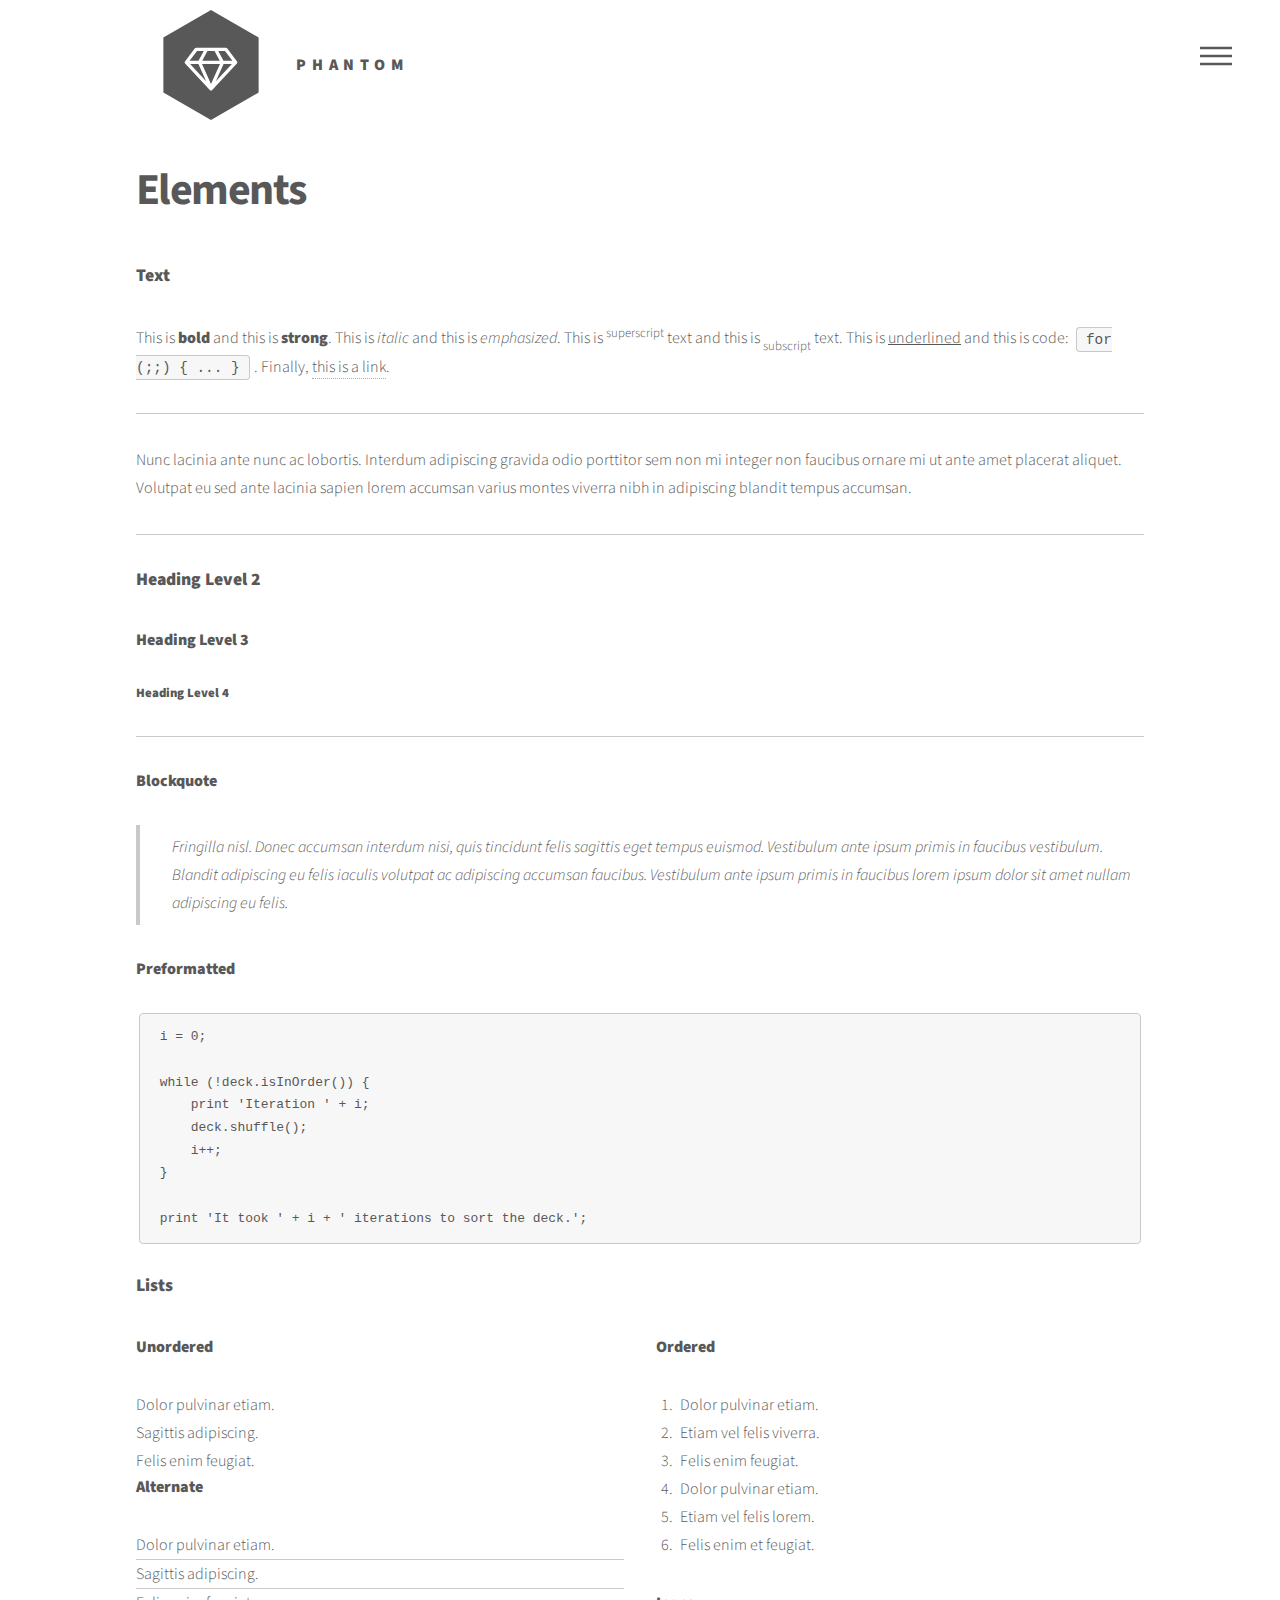
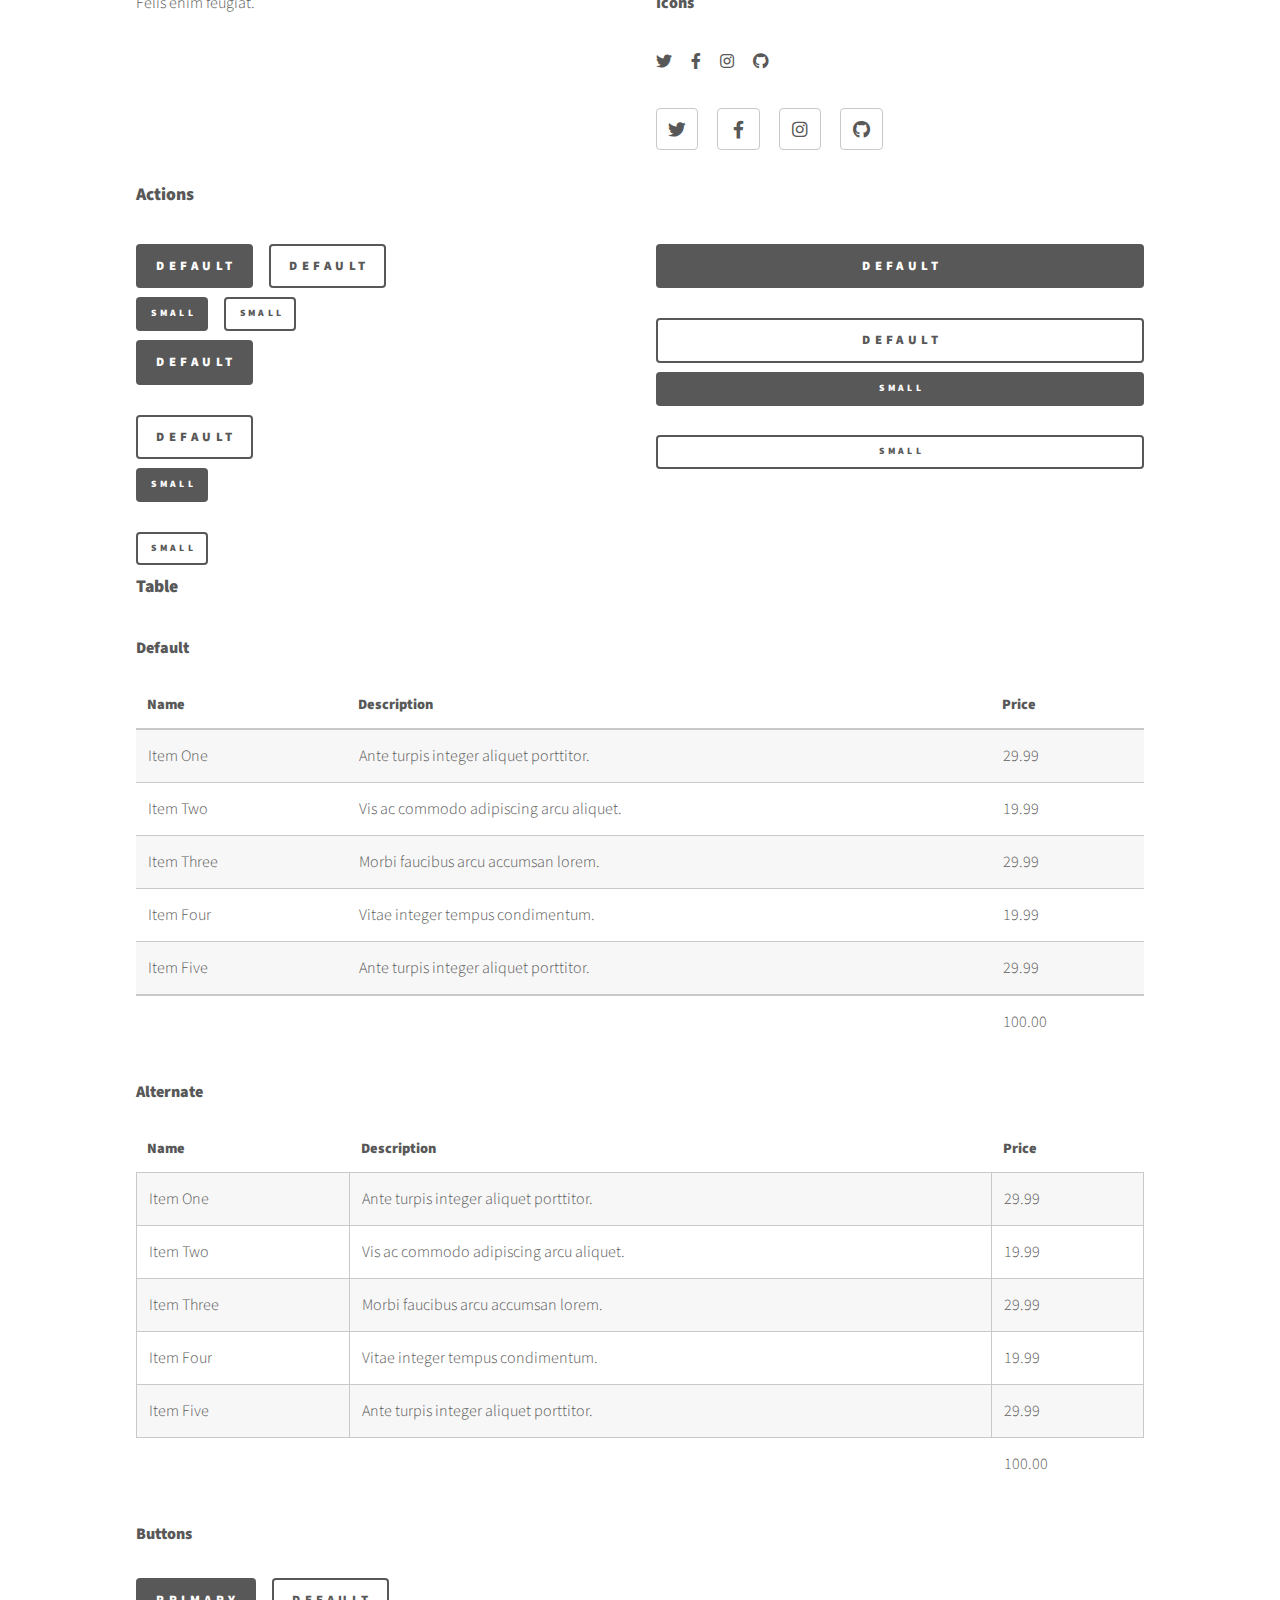
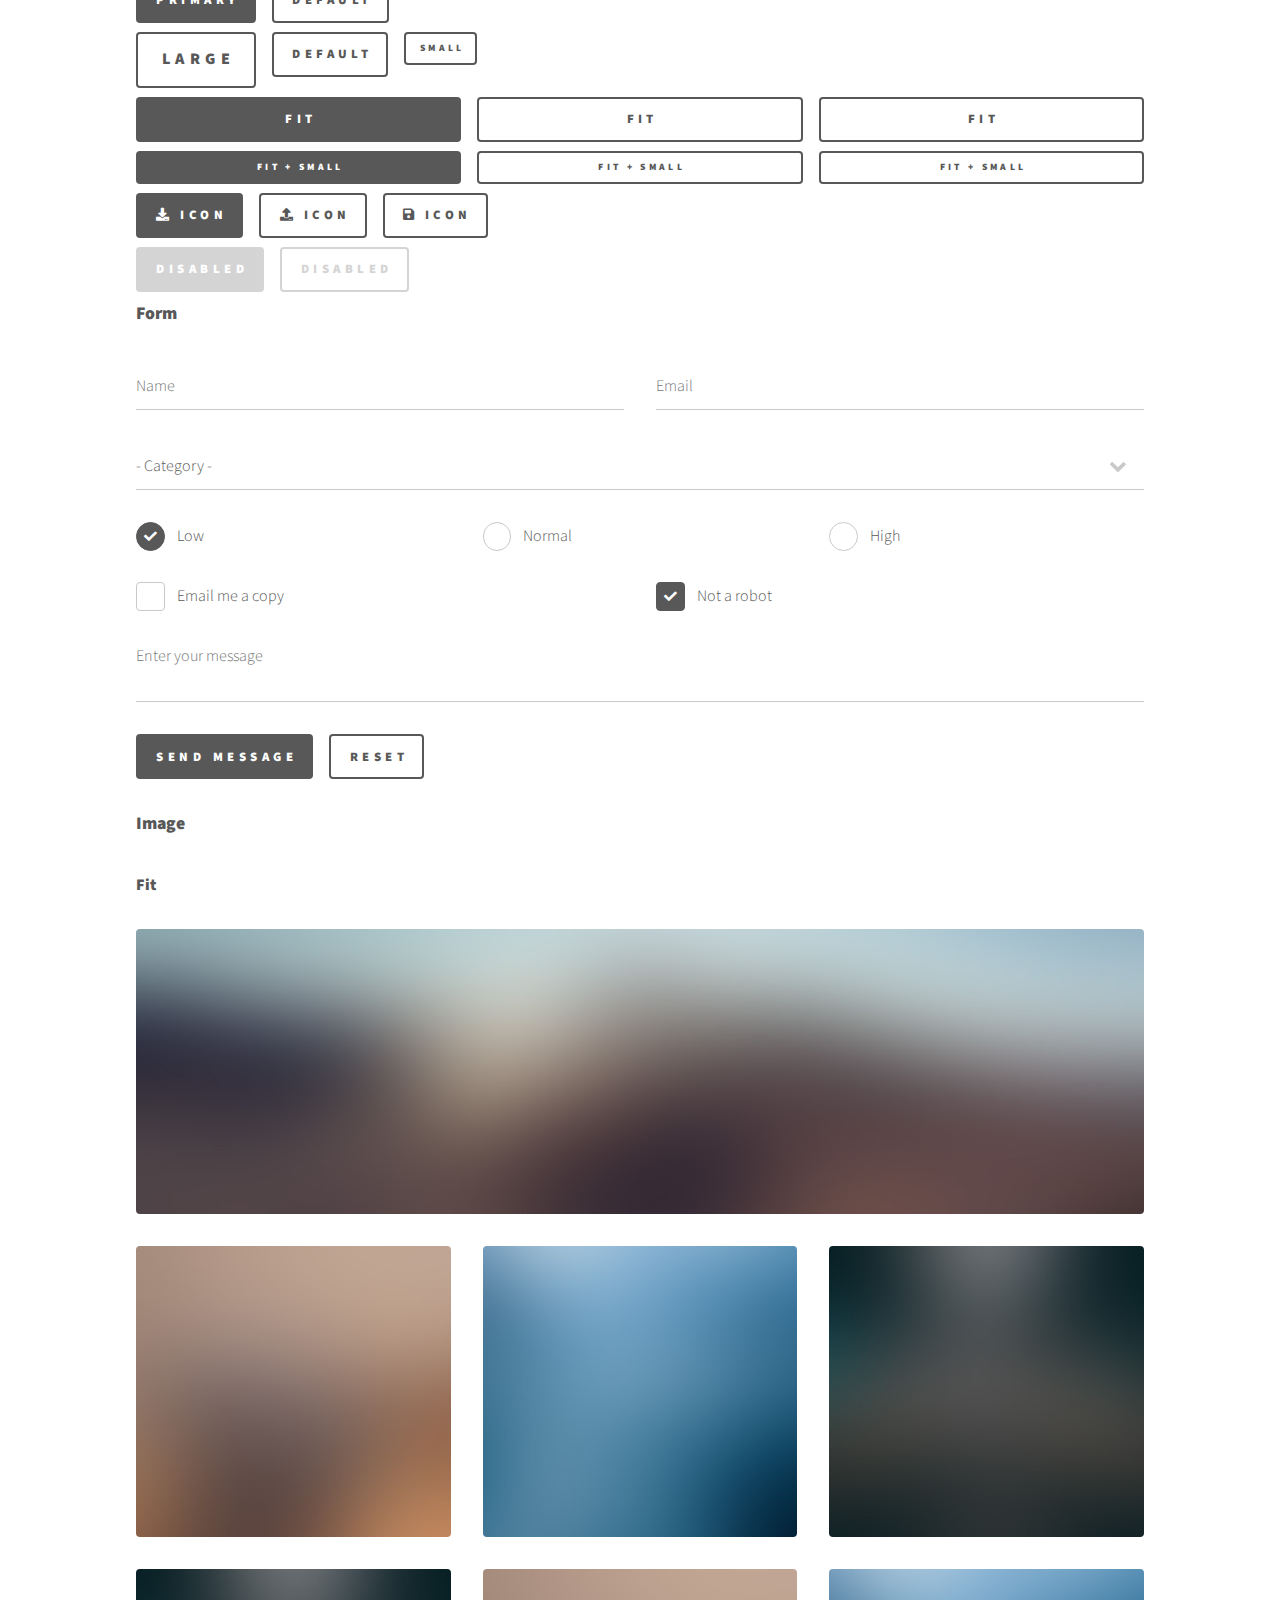
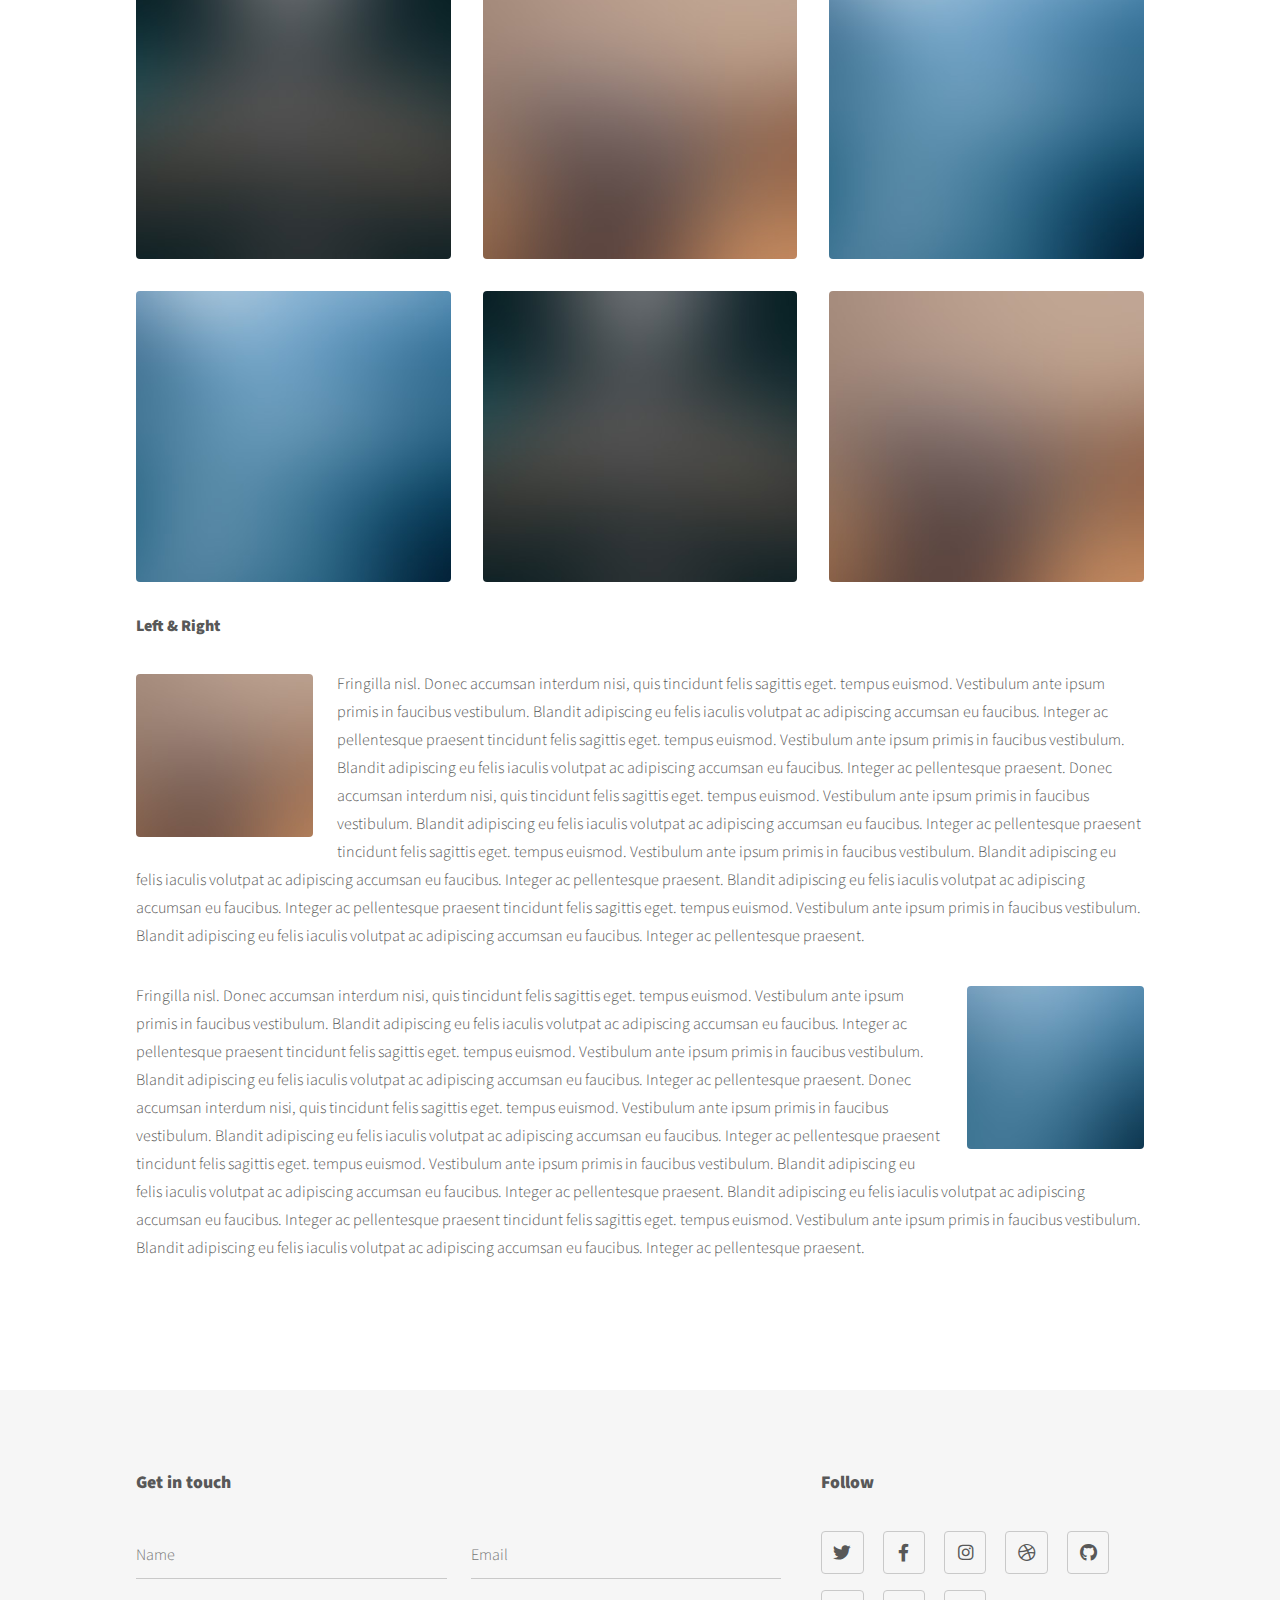
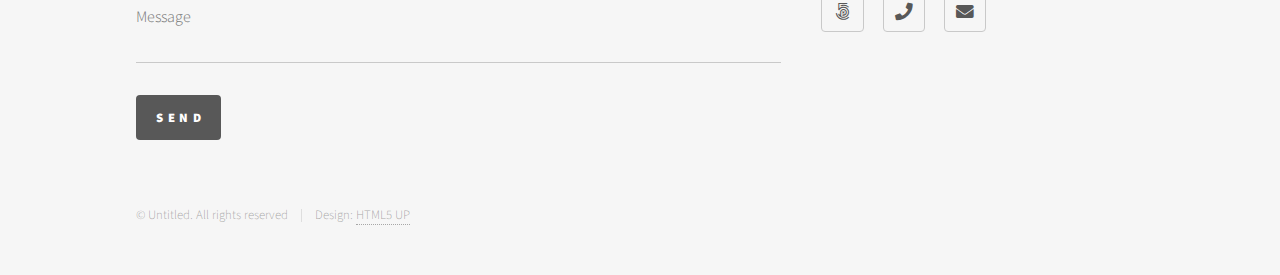
<file: elements.html>
<!DOCTYPE HTML>
<!--
	Phantom by HTML5 UP
	html5up.net | @ajlkn
	Free for personal and commercial use under the CCA 3.0 license (html5up.net/license)
-->
<html>
	<head>
		<title>Elements - Phantom by HTML5 UP</title>
		<meta charset="utf-8" />
		<meta name="viewport" content="width=device-width, initial-scale=1, user-scalable=no" />
		<link rel="stylesheet" href="assets/css/main.css" />
		<noscript><link rel="stylesheet" href="assets/css/noscript.css" /></noscript>
	</head>
	<body class="is-preload">
		<!-- Wrapper -->
			<div id="wrapper">

				<!-- Header -->
					<header id="header">
						<div class="inner">

							<!-- Logo -->
								<a href="index.html" class="logo">
									<span class="symbol"><img src="images/logo.svg" alt="" /></span><span class="title">Phantom</span>
								</a>

							<!-- Nav -->
								<nav>
									<ul>
										<li><a href="#menu">Menu</a></li>
									</ul>
								</nav>

						</div>
					</header>

				<!-- Menu -->
					<nav id="menu">
						<h2>Menu</h2>
						<ul>
							<li><a href="index.html">Home</a></li>
							<li><a href="generic.html">Ipsum veroeros</a></li>
							<li><a href="generic.html">Tempus etiam</a></li>
							<li><a href="generic.html">Consequat dolor</a></li>
							<li><a href="elements.html">Elements</a></li>
						</ul>
					</nav>

				<!-- Main -->
					<div id="main">
						<div class="inner">
							<h1>Elements</h1>

							<!-- Text -->
								<section>
									<h2>Text</h2>
									<p>This is <b>bold</b> and this is <strong>strong</strong>. This is <i>italic</i> and this is <em>emphasized</em>.
									This is <sup>superscript</sup> text and this is <sub>subscript</sub> text.
									This is <u>underlined</u> and this is code: <code>for (;;) { ... }</code>. Finally, <a href="#">this is a link</a>.</p>
									<hr />
									<p>Nunc lacinia ante nunc ac lobortis. Interdum adipiscing gravida odio porttitor sem non mi integer non faucibus ornare mi ut ante amet placerat aliquet. Volutpat eu sed ante lacinia sapien lorem accumsan varius montes viverra nibh in adipiscing blandit tempus accumsan.</p>
									<hr />
									<h2>Heading Level 2</h2>
									<h3>Heading Level 3</h3>
									<h4>Heading Level 4</h4>
									<hr />
									<h3>Blockquote</h3>
									<blockquote>Fringilla nisl. Donec accumsan interdum nisi, quis tincidunt felis sagittis eget tempus euismod. Vestibulum ante ipsum primis in faucibus vestibulum. Blandit adipiscing eu felis iaculis volutpat ac adipiscing accumsan faucibus. Vestibulum ante ipsum primis in faucibus lorem ipsum dolor sit amet nullam adipiscing eu felis.</blockquote>
									<h3>Preformatted</h3>
									<pre><code>i = 0;

while (!deck.isInOrder()) {
    print 'Iteration ' + i;
    deck.shuffle();
    i++;
}

print 'It took ' + i + ' iterations to sort the deck.';</code></pre>
								</section>

							<!-- Lists -->
								<section>
									<h2>Lists</h2>
									<div class="row">
										<div class="col-6 col-12-medium">
											<h3>Unordered</h3>
											<ul>
												<li>Dolor pulvinar etiam.</li>
												<li>Sagittis adipiscing.</li>
												<li>Felis enim feugiat.</li>
											</ul>
											<h3>Alternate</h3>
											<ul class="alt">
												<li>Dolor pulvinar etiam.</li>
												<li>Sagittis adipiscing.</li>
												<li>Felis enim feugiat.</li>
											</ul>
										</div>
										<div class="col-6 col-12-medium">
											<h3>Ordered</h3>
											<ol>
												<li>Dolor pulvinar etiam.</li>
												<li>Etiam vel felis viverra.</li>
												<li>Felis enim feugiat.</li>
												<li>Dolor pulvinar etiam.</li>
												<li>Etiam vel felis lorem.</li>
												<li>Felis enim et feugiat.</li>
											</ol>
											<h3>Icons</h3>
											<ul class="icons">
												<li><a href="#" class="icon brands style1 fa-twitter"><span class="label">Twitter</span></a></li>
												<li><a href="#" class="icon brands style1 fa-facebook-f"><span class="label">Facebook</span></a></li>
												<li><a href="#" class="icon brands style1 fa-instagram"><span class="label">Instagram</span></a></li>
												<li><a href="#" class="icon brands style1 fa-github"><span class="label">Github</span></a></li>
											</ul>
											<ul class="icons">
												<li><a href="#" class="icon brands style2 fa-twitter"><span class="label">Twitter</span></a></li>
												<li><a href="#" class="icon brands style2 fa-facebook-f"><span class="label">Facebook</span></a></li>
												<li><a href="#" class="icon brands style2 fa-instagram"><span class="label">Instagram</span></a></li>
												<li><a href="#" class="icon brands style2 fa-github"><span class="label">Github</span></a></li>
											</ul>
										</div>
									</div>
									<h2>Actions</h2>
									<div class="row">
										<div class="col-6 col-12-medium">
											<ul class="actions">
												<li><a href="#" class="button primary">Default</a></li>
												<li><a href="#" class="button">Default</a></li>
											</ul>
											<ul class="actions small">
												<li><a href="#" class="button primary small">Small</a></li>
												<li><a href="#" class="button small">Small</a></li>
											</ul>
											<ul class="actions stacked">
												<li><a href="#" class="button primary">Default</a></li>
												<li><a href="#" class="button">Default</a></li>
											</ul>
											<ul class="actions stacked">
												<li><a href="#" class="button primary small">Small</a></li>
												<li><a href="#" class="button small">Small</a></li>
											</ul>
										</div>
										<div class="col-6 col-12-medium">
											<ul class="actions stacked">
												<li><a href="#" class="button primary fit">Default</a></li>
												<li><a href="#" class="button fit">Default</a></li>
											</ul>
											<ul class="actions stacked">
												<li><a href="#" class="button primary small fit">Small</a></li>
												<li><a href="#" class="button small fit">Small</a></li>
											</ul>
										</div>
									</div>
								</section>

							<!-- Table -->
								<section>
									<h2>Table</h2>
									<h3>Default</h3>
									<div class="table-wrapper">
										<table>
											<thead>
												<tr>
													<th>Name</th>
													<th>Description</th>
													<th>Price</th>
												</tr>
											</thead>
											<tbody>
												<tr>
													<td>Item One</td>
													<td>Ante turpis integer aliquet porttitor.</td>
													<td>29.99</td>
												</tr>
												<tr>
													<td>Item Two</td>
													<td>Vis ac commodo adipiscing arcu aliquet.</td>
													<td>19.99</td>
												</tr>
												<tr>
													<td>Item Three</td>
													<td> Morbi faucibus arcu accumsan lorem.</td>
													<td>29.99</td>
												</tr>
												<tr>
													<td>Item Four</td>
													<td>Vitae integer tempus condimentum.</td>
													<td>19.99</td>
												</tr>
												<tr>
													<td>Item Five</td>
													<td>Ante turpis integer aliquet porttitor.</td>
													<td>29.99</td>
												</tr>
											</tbody>
											<tfoot>
												<tr>
													<td colspan="2"></td>
													<td>100.00</td>
												</tr>
											</tfoot>
										</table>
									</div>

									<h3>Alternate</h3>
									<div class="table-wrapper">
										<table class="alt">
											<thead>
												<tr>
													<th>Name</th>
													<th>Description</th>
													<th>Price</th>
												</tr>
											</thead>
											<tbody>
												<tr>
													<td>Item One</td>
													<td>Ante turpis integer aliquet porttitor.</td>
													<td>29.99</td>
												</tr>
												<tr>
													<td>Item Two</td>
													<td>Vis ac commodo adipiscing arcu aliquet.</td>
													<td>19.99</td>
												</tr>
												<tr>
													<td>Item Three</td>
													<td> Morbi faucibus arcu accumsan lorem.</td>
													<td>29.99</td>
												</tr>
												<tr>
													<td>Item Four</td>
													<td>Vitae integer tempus condimentum.</td>
													<td>19.99</td>
												</tr>
												<tr>
													<td>Item Five</td>
													<td>Ante turpis integer aliquet porttitor.</td>
													<td>29.99</td>
												</tr>
											</tbody>
											<tfoot>
												<tr>
													<td colspan="2"></td>
													<td>100.00</td>
												</tr>
											</tfoot>
										</table>
									</div>
								</section>

							<!-- Buttons -->
								<section>
									<h3>Buttons</h3>
									<ul class="actions">
										<li><a href="#" class="button primary">Primary</a></li>
										<li><a href="#" class="button">Default</a></li>
									</ul>
									<ul class="actions">
										<li><a href="#" class="button large">Large</a></li>
										<li><a href="#" class="button">Default</a></li>
										<li><a href="#" class="button small">Small</a></li>
									</ul>
									<ul class="actions fit">
										<li><a href="#" class="button primary fit">Fit</a></li>
										<li><a href="#" class="button fit">Fit</a></li>
										<li><a href="#" class="button fit">Fit</a></li>
									</ul>
									<ul class="actions fit small">
										<li><a href="#" class="button primary fit small">Fit + Small</a></li>
										<li><a href="#" class="button fit small">Fit + Small</a></li>
										<li><a href="#" class="button fit small">Fit + Small</a></li>
									</ul>
									<ul class="actions">
										<li><a href="#" class="button primary icon solid fa-download">Icon</a></li>
										<li><a href="#" class="button icon solid fa-upload">Icon</a></li>
										<li><a href="#" class="button icon solid fa-save">Icon</a></li>
									</ul>
									<ul class="actions">
										<li><span class="button primary disabled">Disabled</span></li>
										<li><span class="button disabled">Disabled</span></li>
									</ul>
								</section>

							<!-- Form -->
								<section>
									<h2>Form</h2>
									<form method="post" action="#">
										<div class="row gtr-uniform">
											<div class="col-6 col-12-xsmall">
												<input type="text" name="demo-name" id="demo-name" value="" placeholder="Name" />
											</div>
											<div class="col-6 col-12-xsmall">
												<input type="email" name="demo-email" id="demo-email" value="" placeholder="Email" />
											</div>
											<div class="col-12">
												<select name="demo-category" id="demo-category">
													<option value="">- Category -</option>
													<option value="1">Manufacturing</option>
													<option value="1">Shipping</option>
													<option value="1">Administration</option>
													<option value="1">Human Resources</option>
												</select>
											</div>
											<div class="col-4 col-12-small">
												<input type="radio" id="demo-priority-low" name="demo-priority" checked>
												<label for="demo-priority-low">Low</label>
											</div>
											<div class="col-4 col-12-small">
												<input type="radio" id="demo-priority-normal" name="demo-priority">
												<label for="demo-priority-normal">Normal</label>
											</div>
											<div class="col-4 col-12-small">
												<input type="radio" id="demo-priority-high" name="demo-priority">
												<label for="demo-priority-high">High</label>
											</div>
											<div class="col-6 col-12-small">
												<input type="checkbox" id="demo-copy" name="demo-copy">
												<label for="demo-copy">Email me a copy</label>
											</div>
											<div class="col-6 col-12-small">
												<input type="checkbox" id="demo-human" name="demo-human" checked>
												<label for="demo-human">Not a robot</label>
											</div>
											<div class="col-12">
												<textarea name="demo-message" id="demo-message" placeholder="Enter your message" rows="6"></textarea>
											</div>
											<div class="col-12">
												<ul class="actions">
													<li><input type="submit" value="Send Message" class="primary" /></li>
													<li><input type="reset" value="Reset" /></li>
												</ul>
											</div>
										</div>
									</form>
								</section>

							<!-- Image -->
								<section>
									<h2>Image</h2>
									<h3>Fit</h3>
									<div class="box alt">
										<div class="row gtr-uniform">
											<div class="col-12"><span class="image fit"><img src="images/pic13.jpg" alt="" /></span></div>
											<div class="col-4"><span class="image fit"><img src="images/pic01.jpg" alt="" /></span></div>
											<div class="col-4"><span class="image fit"><img src="images/pic02.jpg" alt="" /></span></div>
											<div class="col-4"><span class="image fit"><img src="images/pic03.jpg" alt="" /></span></div>
											<div class="col-4"><span class="image fit"><img src="images/pic03.jpg" alt="" /></span></div>
											<div class="col-4"><span class="image fit"><img src="images/pic01.jpg" alt="" /></span></div>
											<div class="col-4"><span class="image fit"><img src="images/pic02.jpg" alt="" /></span></div>
											<div class="col-4"><span class="image fit"><img src="images/pic02.jpg" alt="" /></span></div>
											<div class="col-4"><span class="image fit"><img src="images/pic03.jpg" alt="" /></span></div>
											<div class="col-4"><span class="image fit"><img src="images/pic01.jpg" alt="" /></span></div>
										</div>
									</div>
									<h3>Left &amp; Right</h3>
									<p><span class="image left"><img src="images/pic14.jpg" alt="" /></span>Fringilla nisl. Donec accumsan interdum nisi, quis tincidunt felis sagittis eget. tempus euismod. Vestibulum ante ipsum primis in faucibus vestibulum. Blandit adipiscing eu felis iaculis volutpat ac adipiscing accumsan eu faucibus. Integer ac pellentesque praesent tincidunt felis sagittis eget. tempus euismod. Vestibulum ante ipsum primis in faucibus vestibulum. Blandit adipiscing eu felis iaculis volutpat ac adipiscing accumsan eu faucibus. Integer ac pellentesque praesent. Donec accumsan interdum nisi, quis tincidunt felis sagittis eget. tempus euismod. Vestibulum ante ipsum primis in faucibus vestibulum. Blandit adipiscing eu felis iaculis volutpat ac adipiscing accumsan eu faucibus. Integer ac pellentesque praesent tincidunt felis sagittis eget. tempus euismod. Vestibulum ante ipsum primis in faucibus vestibulum. Blandit adipiscing eu felis iaculis volutpat ac adipiscing accumsan eu faucibus. Integer ac pellentesque praesent. Blandit adipiscing eu felis iaculis volutpat ac adipiscing accumsan eu faucibus. Integer ac pellentesque praesent tincidunt felis sagittis eget. tempus euismod. Vestibulum ante ipsum primis in faucibus vestibulum. Blandit adipiscing eu felis iaculis volutpat ac adipiscing accumsan eu faucibus. Integer ac pellentesque praesent.</p>
									<p><span class="image right"><img src="images/pic15.jpg" alt="" /></span>Fringilla nisl. Donec accumsan interdum nisi, quis tincidunt felis sagittis eget. tempus euismod. Vestibulum ante ipsum primis in faucibus vestibulum. Blandit adipiscing eu felis iaculis volutpat ac adipiscing accumsan eu faucibus. Integer ac pellentesque praesent tincidunt felis sagittis eget. tempus euismod. Vestibulum ante ipsum primis in faucibus vestibulum. Blandit adipiscing eu felis iaculis volutpat ac adipiscing accumsan eu faucibus. Integer ac pellentesque praesent. Donec accumsan interdum nisi, quis tincidunt felis sagittis eget. tempus euismod. Vestibulum ante ipsum primis in faucibus vestibulum. Blandit adipiscing eu felis iaculis volutpat ac adipiscing accumsan eu faucibus. Integer ac pellentesque praesent tincidunt felis sagittis eget. tempus euismod. Vestibulum ante ipsum primis in faucibus vestibulum. Blandit adipiscing eu felis iaculis volutpat ac adipiscing accumsan eu faucibus. Integer ac pellentesque praesent. Blandit adipiscing eu felis iaculis volutpat ac adipiscing accumsan eu faucibus. Integer ac pellentesque praesent tincidunt felis sagittis eget. tempus euismod. Vestibulum ante ipsum primis in faucibus vestibulum. Blandit adipiscing eu felis iaculis volutpat ac adipiscing accumsan eu faucibus. Integer ac pellentesque praesent.</p>
								</section>

						</div>
					</div>

				<!-- Footer -->
					<footer id="footer">
						<div class="inner">
							<section>
								<h2>Get in touch</h2>
								<form method="post" action="#">
									<div class="fields">
										<div class="field half">
											<input type="text" name="name" id="name" placeholder="Name" />
										</div>
										<div class="field half">
											<input type="email" name="email" id="email" placeholder="Email" />
										</div>
										<div class="field">
											<textarea name="message" id="message" placeholder="Message"></textarea>
										</div>
									</div>
									<ul class="actions">
										<li><input type="submit" value="Send" class="primary" /></li>
									</ul>
								</form>
							</section>
							<section>
								<h2>Follow</h2>
								<ul class="icons">
									<li><a href="#" class="icon brands style2 fa-twitter"><span class="label">Twitter</span></a></li>
									<li><a href="#" class="icon brands style2 fa-facebook-f"><span class="label">Facebook</span></a></li>
									<li><a href="#" class="icon brands style2 fa-instagram"><span class="label">Instagram</span></a></li>
									<li><a href="#" class="icon brands style2 fa-dribbble"><span class="label">Dribbble</span></a></li>
									<li><a href="#" class="icon brands style2 fa-github"><span class="label">GitHub</span></a></li>
									<li><a href="#" class="icon brands style2 fa-500px"><span class="label">500px</span></a></li>
									<li><a href="#" class="icon solid style2 fa-phone"><span class="label">Phone</span></a></li>
									<li><a href="#" class="icon solid style2 fa-envelope"><span class="label">Email</span></a></li>
								</ul>
							</section>
							<ul class="copyright">
								<li>&copy; Untitled. All rights reserved</li><li>Design: <a href="http://html5up.net">HTML5 UP</a></li>
							</ul>
						</div>
					</footer>

			</div>

		<!-- Scripts -->
			<script src="assets/js/jquery.min.js"></script>
			<script src="assets/js/browser.min.js"></script>
			<script src="assets/js/breakpoints.min.js"></script>
			<script src="assets/js/util.js"></script>
			<script src="assets/js/main.js"></script>

	</body>
</html>
</file>
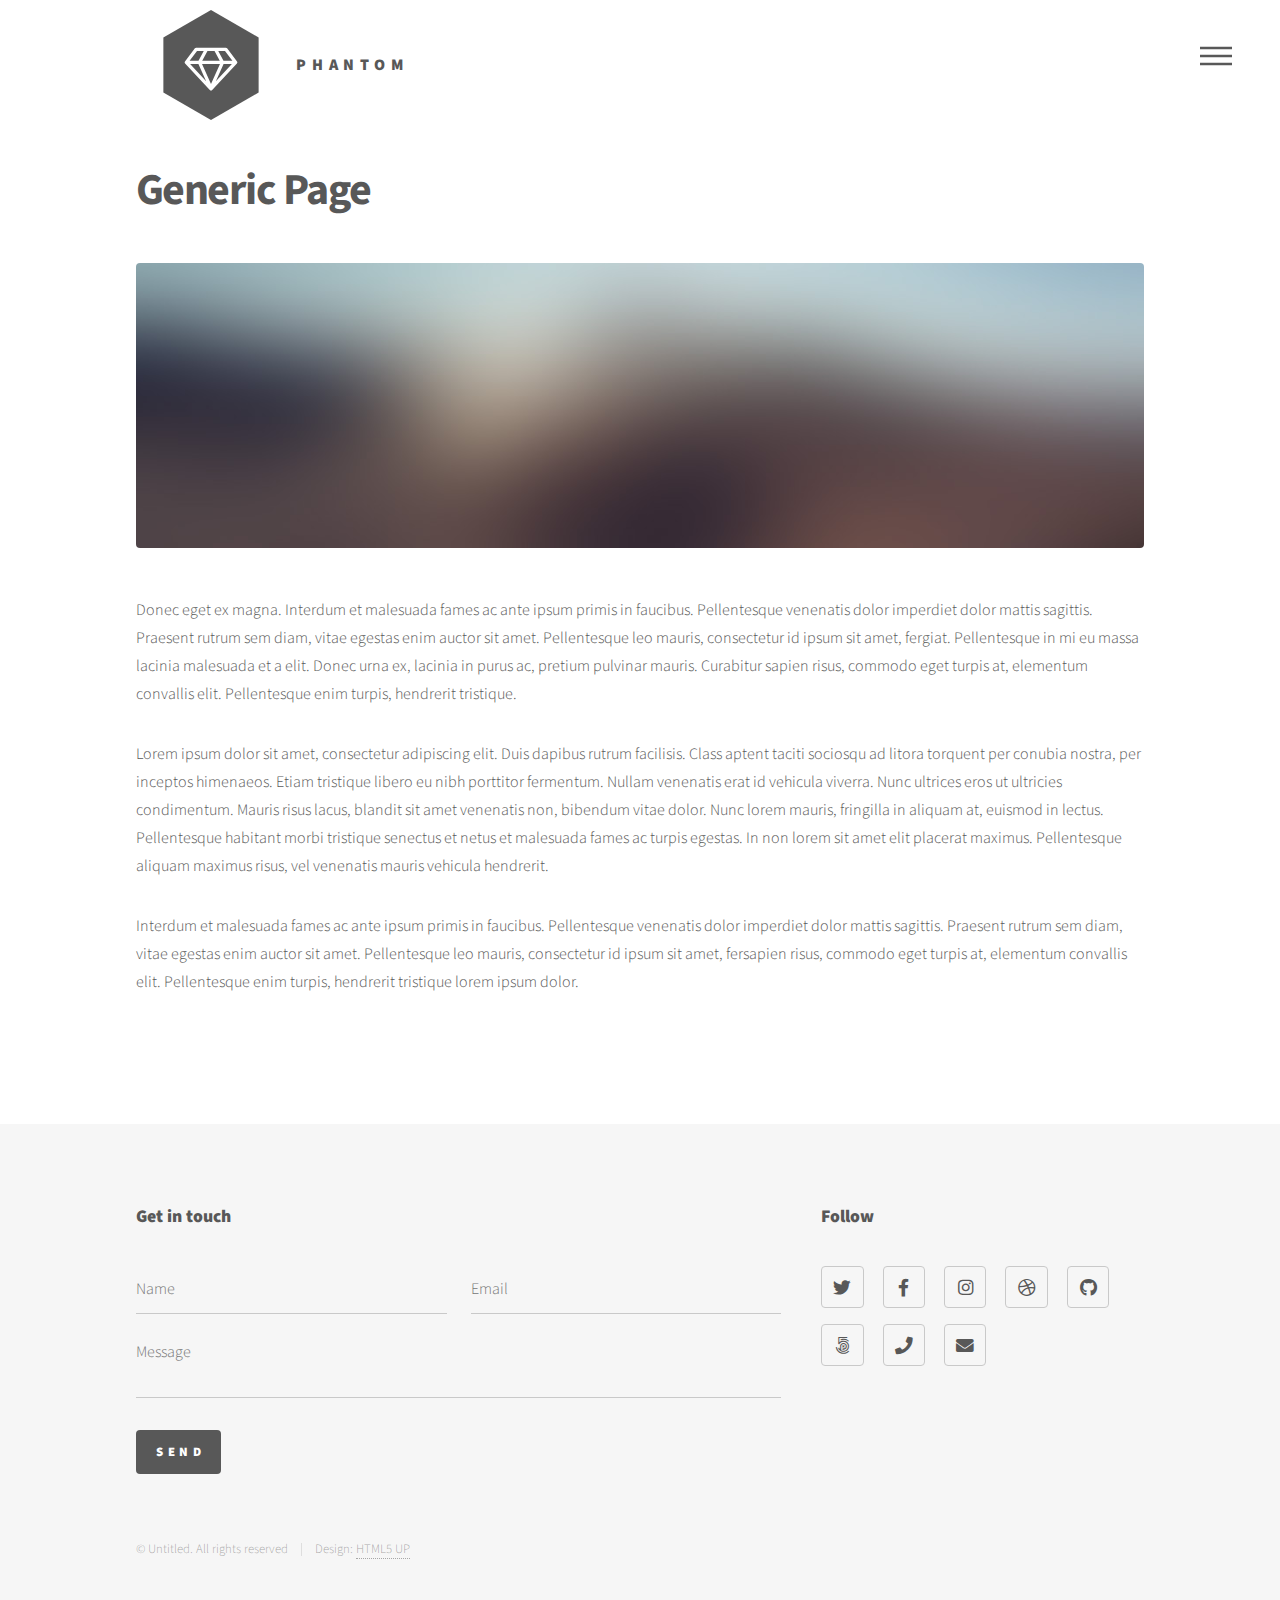
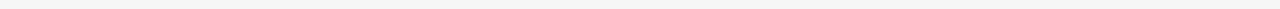
<file: generic.html>
<!DOCTYPE HTML>
<!--
	Phantom by HTML5 UP
	html5up.net | @ajlkn
	Free for personal and commercial use under the CCA 3.0 license (html5up.net/license)
-->
<html>
	<head>
		<title>Generic - Phantom by HTML5 UP</title>
		<meta charset="utf-8" />
		<meta name="viewport" content="width=device-width, initial-scale=1, user-scalable=no" />
		<link rel="stylesheet" href="assets/css/main.css" />
		<noscript><link rel="stylesheet" href="assets/css/noscript.css" /></noscript>
	</head>
	<body class="is-preload">
		<!-- Wrapper -->
			<div id="wrapper">

				<!-- Header -->
					<header id="header">
						<div class="inner">

							<!-- Logo -->
								<a href="index.html" class="logo">
									<span class="symbol"><img src="images/logo.svg" alt="" /></span><span class="title">Phantom</span>
								</a>

							<!-- Nav -->
								<nav>
									<ul>
										<li><a href="#menu">Menu</a></li>
									</ul>
								</nav>

						</div>
					</header>

				<!-- Menu -->
					<nav id="menu">
						<h2>Menu</h2>
						<ul>
							<li><a href="index.html">Home</a></li>
							<li><a href="generic.html">Ipsum veroeros</a></li>
							<li><a href="generic.html">Tempus etiam</a></li>
							<li><a href="generic.html">Consequat dolor</a></li>
							<li><a href="elements.html">Elements</a></li>
						</ul>
					</nav>

				<!-- Main -->
					<div id="main">
						<div class="inner">
							<h1>Generic Page</h1>
							<span class="image main"><img src="images/pic13.jpg" alt="" /></span>
							<p>Donec eget ex magna. Interdum et malesuada fames ac ante ipsum primis in faucibus. Pellentesque venenatis dolor imperdiet dolor mattis sagittis. Praesent rutrum sem diam, vitae egestas enim auctor sit amet. Pellentesque leo mauris, consectetur id ipsum sit amet, fergiat. Pellentesque in mi eu massa lacinia malesuada et a elit. Donec urna ex, lacinia in purus ac, pretium pulvinar mauris. Curabitur sapien risus, commodo eget turpis at, elementum convallis elit. Pellentesque enim turpis, hendrerit tristique.</p>
							<p>Lorem ipsum dolor sit amet, consectetur adipiscing elit. Duis dapibus rutrum facilisis. Class aptent taciti sociosqu ad litora torquent per conubia nostra, per inceptos himenaeos. Etiam tristique libero eu nibh porttitor fermentum. Nullam venenatis erat id vehicula viverra. Nunc ultrices eros ut ultricies condimentum. Mauris risus lacus, blandit sit amet venenatis non, bibendum vitae dolor. Nunc lorem mauris, fringilla in aliquam at, euismod in lectus. Pellentesque habitant morbi tristique senectus et netus et malesuada fames ac turpis egestas. In non lorem sit amet elit placerat maximus. Pellentesque aliquam maximus risus, vel venenatis mauris vehicula hendrerit.</p>
							<p>Interdum et malesuada fames ac ante ipsum primis in faucibus. Pellentesque venenatis dolor imperdiet dolor mattis sagittis. Praesent rutrum sem diam, vitae egestas enim auctor sit amet. Pellentesque leo mauris, consectetur id ipsum sit amet, fersapien risus, commodo eget turpis at, elementum convallis elit. Pellentesque enim turpis, hendrerit tristique lorem ipsum dolor.</p>
						</div>
					</div>

				<!-- Footer -->
					<footer id="footer">
						<div class="inner">
							<section>
								<h2>Get in touch</h2>
								<form method="post" action="#">
									<div class="fields">
										<div class="field half">
											<input type="text" name="name" id="name" placeholder="Name" />
										</div>
										<div class="field half">
											<input type="email" name="email" id="email" placeholder="Email" />
										</div>
										<div class="field">
											<textarea name="message" id="message" placeholder="Message"></textarea>
										</div>
									</div>
									<ul class="actions">
										<li><input type="submit" value="Send" class="primary" /></li>
									</ul>
								</form>
							</section>
							<section>
								<h2>Follow</h2>
								<ul class="icons">
									<li><a href="#" class="icon brands style2 fa-twitter"><span class="label">Twitter</span></a></li>
									<li><a href="#" class="icon brands style2 fa-facebook-f"><span class="label">Facebook</span></a></li>
									<li><a href="#" class="icon brands style2 fa-instagram"><span class="label">Instagram</span></a></li>
									<li><a href="#" class="icon brands style2 fa-dribbble"><span class="label">Dribbble</span></a></li>
									<li><a href="#" class="icon brands style2 fa-github"><span class="label">GitHub</span></a></li>
									<li><a href="#" class="icon brands style2 fa-500px"><span class="label">500px</span></a></li>
									<li><a href="#" class="icon solid style2 fa-phone"><span class="label">Phone</span></a></li>
									<li><a href="#" class="icon solid style2 fa-envelope"><span class="label">Email</span></a></li>
								</ul>
							</section>
							<ul class="copyright">
								<li>&copy; Untitled. All rights reserved</li><li>Design: <a href="http://html5up.net">HTML5 UP</a></li>
							</ul>
						</div>
					</footer>

			</div>

		<!-- Scripts -->
			<script src="assets/js/jquery.min.js"></script>
			<script src="assets/js/browser.min.js"></script>
			<script src="assets/js/breakpoints.min.js"></script>
			<script src="assets/js/util.js"></script>
			<script src="assets/js/main.js"></script>

	</body>
</html>
</file>
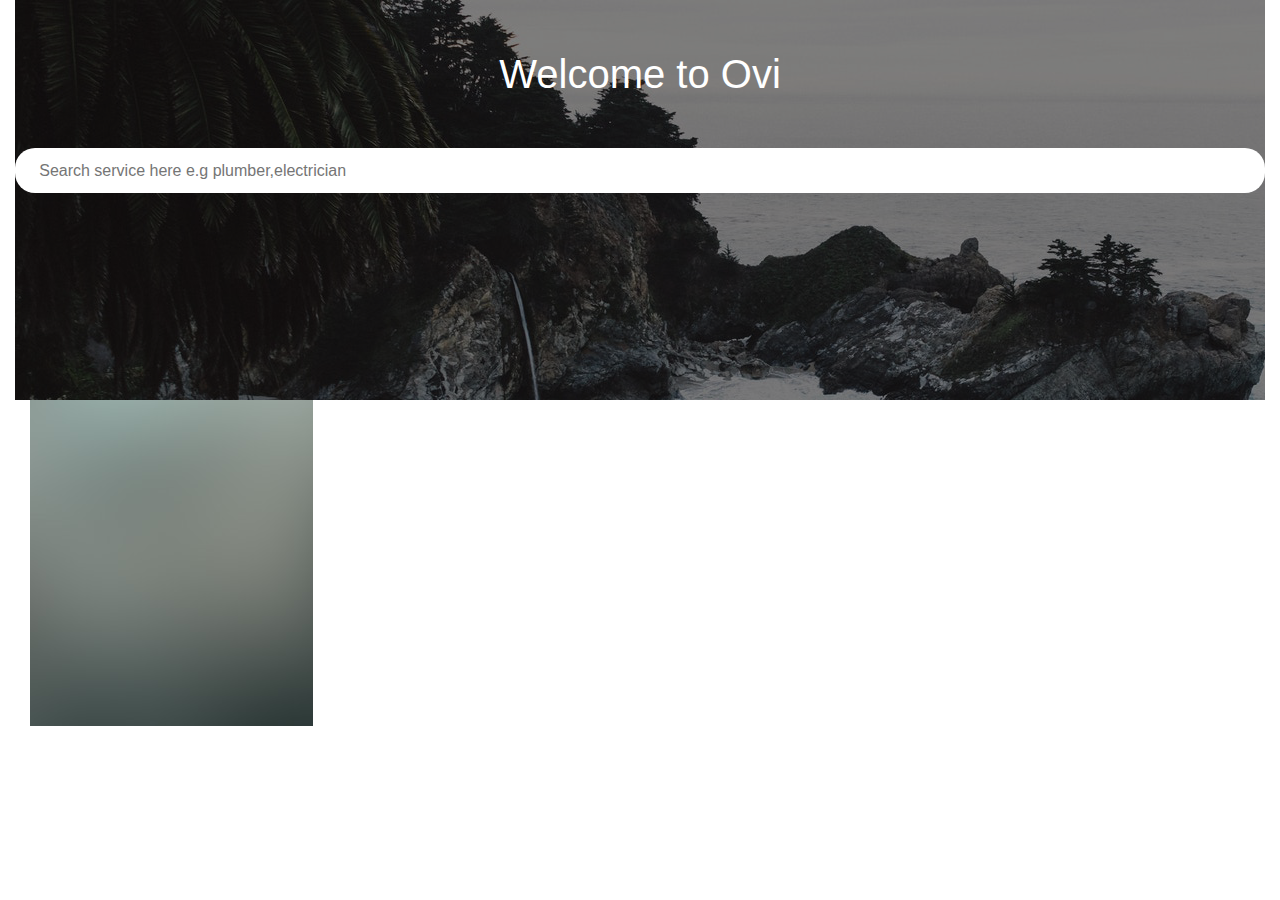
<file: own.html>
<!DOCTYPE html>
<html>
<head>
	<title>Ovi</title>
	<link rel="stylesheet" href="https://stackpath.bootstrapcdn.com/bootstrap/4.3.1/css/bootstrap.min.css" integrity="sha384-ggOyR0iXCbMQv3Xipma34MD+dH/1fQ784/j6cY/iJTQUOhcWr7x9JvoRxT2MZw1T" crossorigin="anonymous">
<script src="https://stackpath.bootstrapcdn.com/bootstrap/4.3.1/js/bootstrap.min.js" integrity="sha384-JjSmVgyd0p3pXB1rRibZUAYoIIy6OrQ6VrjIEaFf/nJGzIxFDsf4x0xIM+B07jRM" crossorigin="anonymous"></script>
<link rel="stylesheet" href="https://cdnjs.cloudflare.com/ajax/libs/font-awesome/4.7.0/css/font-awesome.min.css">

<link rel="stylesheet" href="assets/css/own.css" >


<style>
.hovereffect {
  width: 100%;
  height: 100%;
  float: left;
  overflow: hidden;
  position: relative;
  text-align: center;
  cursor: default;
}

.hovereffect .overlay {
  position: absolute;
  overflow: hidden;
  width: 80%;
  height: 80%;
  left: 10%;
  top: 10%;
  border-bottom: 1px solid #FFF;
  border-top: 1px solid #FFF;
  -webkit-transition: opacity 0.35s, -webkit-transform 0.35s;
  transition: opacity 0.35s, transform 0.35s;
  -webkit-transform: scale(0,1);
  -ms-transform: scale(0,1);
  transform: scale(0,1);
}

.hovereffect:hover .overlay {
  opacity: 1;
  filter: alpha(opacity=100);
  -webkit-transform: scale(1);
  -ms-transform: scale(1);
  transform: scale(1);
}

.hovereffect img {
  display: block;
  position: relative;
  -webkit-transition: all 0.35s;
  transition: all 0.35s;
}

.hovereffect:hover img {
  filter: url('data:image/svg+xml;charset=utf-8,<svg xmlns="http://www.w3.org/2000/svg"><filter id="filter"><feComponentTransfer color-interpolation-filters="sRGB"><feFuncR type="linear" slope="0.6" /><feFuncG type="linear" slope="0.6" /><feFuncB type="linear" slope="0.6" /></feComponentTransfer></filter></svg>#filter');
  filter: brightness(0.6);
  -webkit-filter: brightness(0.6);
}

.hovereffect h2 {
  text-transform: uppercase;
  text-align: center;
  position: relative;
  font-size: 17px;
  background-color: transparent;
  color: #FFF;
  padding: 1em 0;
  opacity: 0;
  filter: alpha(opacity=0);
  -webkit-transition: opacity 0.35s, -webkit-transform 0.35s;
  transition: opacity 0.35s, transform 0.35s;
  -webkit-transform: translate3d(0,-100%,0);
  transform: translate3d(0,-100%,0);
}

.hovereffect a, .hovereffect p {
  color: #FFF;
  padding: 1em 0;
  opacity: 0;
  filter: alpha(opacity=0);
  -webkit-transition: opacity 0.35s, -webkit-transform 0.35s;
  transition: opacity 0.35s, transform 0.35s;
  -webkit-transform: translate3d(0,100%,0);
  transform: translate3d(0,100%,0);
}

.hovereffect:hover a, .hovereffect:hover p, .hovereffect:hover h2 {
  opacity: 1;
  filter: alpha(opacity=100);
  -webkit-transform: translate3d(0,0,0);
  transform: translate3d(0,0,0);
}

</style>
</head>
<body class="container-fluid">
<div class="top_section">
<div class="head_middle">
<h1>Welcome to Ovi</h1>
<input type="text" placeholder="     Search service here e.g plumber,electrician" name="">
</div>
</div>

<div class="col-lg-3 col-md-4 col-sm-6 col-xs-12">
	
    <div class="hovereffect">
		
        <img class="img-responsive" src="images/pic07.jpg" alt="">
            <div class="overlay">
                <h2>Name of Service</h2>
				<p> Detail of Service
					<a href="#">LINK HERE</a>
				</p>
				
				<div style="display:flex">
					<i class="fa fa-shopping-cart fa-2x" style="color:white;"  aria-hidden="true"></i>
				</div>
				
            </div>
    </div>
</div>
</body>
</html>
</file>
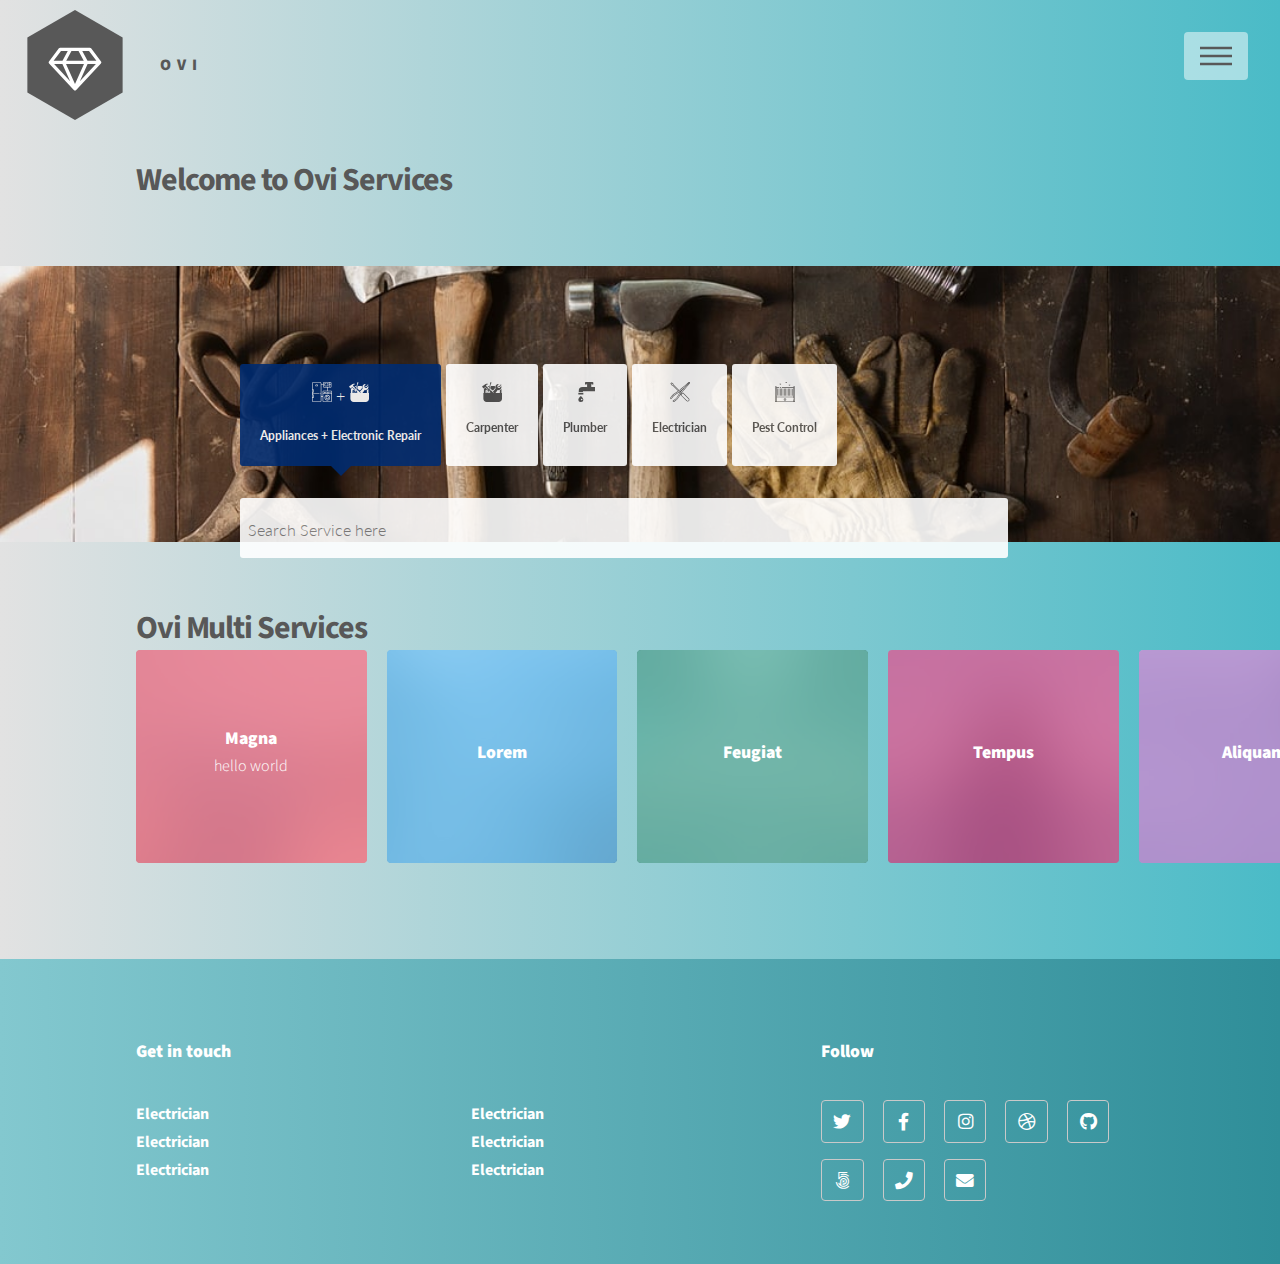
<file: try.html>
<!DOCTYPE HTML>
<!--
	Phantom by HTML5 UP
	html5up.net | @ajlkn
	Free for personal and commercial use under the CCA 3.0 license (html5up.net/license)
-->
<html>
	<head>
		<title>Ovi</title>
		<meta charset="utf-8" />
		
		<meta name="viewport" content="width=device-width, initial-scale=1, user-scalable=no" />
		
		<noscript><link rel="stylesheet" href="assets/css/noscript.css" /></noscript>
  <link href="https://fonts.googleapis.com/css?family=Lato:400,700,900|Poppins:700" rel="stylesheet" />
	<link rel="stylesheet" href="https://cdnjs.cloudflare.com/ajax/libs/font-awesome/4.7.0/css/font-awesome.min.css">
	<link rel="stylesheet" href="assets/css/main.css" />
	<script src="assets/js/jquery.min.js" />


	 <meta charset="utf-8">
  <meta name="viewport" content="width=device-width, initial-scale=1">
  <link rel="stylesheet" href="https://maxcdn.bootstrapcdn.com/bootstrap/4.3.1/css/bootstrap.min.css">
  
  <script src="https://cdnjs.cloudflare.com/ajax/libs/popper.js/1.14.7/umd/popper.min.js"></script>
  <script src="https://maxcdn.bootstrapcdn.com/bootstrap/4.3.1/js/bootstrap.min.js"></script>
	<style type="text/css">
		
#myList ul{
	padding-left: 0px;
}

#myList li{
	background-color: white;
	margin: 0 auto;
	text-align: left;
}



	</style>
	
<script>
	

$(document).ready(function(){


$(document).click(function(){
	$("#myList").css({"visibility":"hidden"});
})

$.get( "php/search.php",{title:$(this).val()} , function( data ) {
$("#myList").css({"visibility":"hidden"});

$.each(JSON.parse(data), function (index, item) {
  console.log(item);
 //  $("#searchbox").append("<a href='' id="+item.id+">"+item.data+"</a>");
 // $("#myList li").filter(function() {
 // 	 $(this).text("")
 //      $(this).text(item.data)
 //    });

 $("#myList").append('<li class="list-group-item" uniqueid="'+item.id+'"> '+item.data+ '</li>')
 
});

});


$(document).on("click",".list-group-item",function(){
	alert($(this).attr("uniqueid"))



	


})




  $("#searchbox").on("keyup", function() {
  	alert("hello")
  	$("#myList").css({"visibility":"visible"});
    var value = $(this).val().toLowerCase();
    $("#myList li").filter(function() {
      $(this).toggle($(this).text().toLowerCase().indexOf(value) > -1)
    });
  });





// $('#searchbox').keydown(function(){


// })


//  $('#searchbox').keyup(function(){
// $.get( "php/search.php",{title:$(this).val()} , function( data ) {


// $.each(JSON.parse(data), function (index, item) {
//   console.log(item);
//   $("#searchbox").append("<a href='' id="+item.id+">"+item.data+"</a>");
//  $("#myList li").filter(function() {
//  	 $(this).text("")
//       $(this).text(item.data)
//     });
 
// });

// });

// })

});


// $("#searchbox").change(function(){
// 	alert("hhere")

// $.post( "php/search.php",{title:$(this).value()} , function( data ) {
//  console.log(data)
// });
// })





</script>


	</head>
	<body class="is-preload">
		<!-- Wrapper -->
			<div id="wrapper">

				<!-- Header -->


					<header id="header" style="background-image: linear-gradient(-90deg,#4abbc7, #e2e2e2);">
							<a href="index.html" class="logo">
									<span class="symbol"><img src="images/logo.svg" alt="" /></span><span class="title">Ovi</span>
								</a>
						<div class="inner">
 <h1>Welcome to Ovi Services</h1>
							<!-- Logo -->
							

							<!-- Nav -->
								<nav>
									<ul>
										<li><a href="#menu">Menu</a></li>
									</ul>
								</nav>
 
						</div>
						  <div class="s012">

      <form>
        <fieldset>
       
        </fieldset>
        <div class="inner-form">
          <header>
            <div class="travel-type-wrap" style="margin:0 auto;">
             

							<div class="item item-width active">
                <div class="group-icon">
								<svg height="512pt" viewBox="0 0 512 512" width="512pt" xmlns="http://www.w3.org/2000/svg"><path d="m488.46875 224.453125h-88.695312v-81.195313h72.664062c12.972656 0 23.53125-10.554687 23.53125-23.53125v-96.195312c0-12.972656-10.558594-23.53125-23.53125-23.53125h-160.324219c-12.976562 0-23.53125 10.558594-23.53125 23.53125v40.597656h-49.128906v-24.566406c0-21.8125-17.75-39.5625-39.566406-39.5625h-160.324219c-21.8125 0-39.5625 17.75-39.5625 39.5625v448.90625c0 12.972656 10.558594 23.53125 23.53125 23.53125h192.386719c12.976562 0 23.53125-10.558594 23.53125-23.53125v-112.742188h33.097656v112.742188c0 12.976562 10.558594 23.53125 23.53125 23.53125h192.390625c12.972656 0 23.53125-10.558594 23.53125-23.53125v-240.484375c0-12.976563-10.558594-23.53125-23.53125-23.53125zm8.53125 23.53125v40.597656h-66.769531c1.035156-2.648437 1.609375-5.523437 1.609375-8.53125 0-12.976562-10.558594-23.535156-23.53125-23.535156-12.976563 0-23.535156 10.558594-23.535156 23.535156 0 3.007813.574218 5.882813 1.609374 8.53125h-18.671874v-24.566406c0-4.140625-3.359376-7.5-7.5-7.5h-48.097657c-4.140625 0-7.5 3.359375-7.5 7.5v24.566406h-17.0625v-40.597656c0-4.707031 3.828125-8.53125 8.53125-8.53125h192.386719c4.703125 0 8.53125 3.824219 8.53125 8.53125zm-97.226562 32.0625c0-4.703125 3.828124-8.53125 8.53125-8.53125 4.707031 0 8.535156 3.828125 8.535156 8.53125 0 4.707031-3.828125 8.53125-8.535156 8.53125-4.703126 0-8.53125-3.824219-8.53125-8.53125zm-80.160157 8.535156v-17.066406h33.097657v17.066406zm152.824219-160.324219h-24.566406v-65.160156h33.097656v56.628906c0 4.703126-3.828125 8.53125-8.53125 8.53125zm8.53125-104.726562v24.566406h-33.097656v-33.097656h24.5625c4.707031 0 8.535156 3.828125 8.535156 8.53125zm-177.386719 0c0-4.703125 3.828125-8.53125 8.53125-8.53125h120.757813v113.257812h-120.757813c-4.707031 0-8.53125-3.828124-8.53125-8.53125zm-288.582031 312.113281h16.546875c.285156 0 .515625.230469.515625.515625v56.113282c0 .285156-.230469.515624-.515625.515624h-16.546875zm0-136.273437h16.546875c.285156 0 .515625.230468.515625.515625v56.113281c0 .285156-.230469.515625-.515625.515625h-16.546875zm209.453125 289.097656c0 4.703125-3.828125 8.53125-8.53125 8.53125h-192.390625c-4.703125 0-8.53125-3.828125-8.53125-8.53125v-80.679688h16.546875c8.558594 0 15.515625-6.957031 15.515625-15.515624v-56.113282c0-8.554687-6.957031-15.515625-15.515625-15.515625h-16.546875v-17.0625h168.855469c4.140625 0 7.5-3.359375 7.5-7.5s-3.359375-7.5-7.5-7.5h-168.855469v-17.0625h16.546875c8.558594 0 15.515625-6.960937 15.515625-15.515625v-56.113281c0-8.558594-6.957031-15.519531-15.515625-15.519531h-16.546875v-144.808594c0-13.542969 11.019531-24.5625 24.5625-24.5625h160.324219c13.546875 0 24.5625 11.019531 24.5625 24.5625v249.015625h-8.527344c-4.140625 0-7.5 3.359375-7.5 7.5 0 4.144531 3.359375 7.5 7.5 7.5h8.527344v184.890625zm15-127.742188v-281.597656h49.128906v40.597656c0 12.976563 10.554688 23.53125 23.53125 23.53125h72.660157v81.195313h-88.691407c-12.976562 0-23.53125 10.554687-23.53125 23.53125v112.742187zm249.015625 136.273438h-192.386719c-4.707031 0-8.53125-3.828125-8.53125-8.53125v-184.886719h209.449219v184.886719c0 4.703125-3.828125 8.53125-8.53125 8.53125zm0 0"/><path d="m135.757812 64.128906h-32.066406c-8.554687 0-15.515625 6.960938-15.515625 15.515625v16.03125c0 8.558594 6.960938 15.515625 15.515625 15.515625h32.066406c8.554688 0 15.515626-6.957031 15.515626-15.515625v-16.03125c0-8.554687-6.960938-15.515625-15.515626-15.515625zm.515626 31.546875c0 .285157-.230469.515625-.515626.515625h-32.066406c-.285156 0-.515625-.230468-.515625-.515625v-16.03125c0-.285156.230469-.515625.515625-.515625h32.066406c.285157 0 .515626.230469.515626.515625zm0 0"/><path d="m448.386719 271.515625h24.046875c4.144531 0 7.5-3.359375 7.5-7.5s-3.355469-7.5-7.5-7.5h-24.046875c-4.140625 0-7.5 3.359375-7.5 7.5s3.359375 7.5 7.5 7.5zm0 0"/><path d="m392.273438 328.660156c-39.496094 0-71.628907 32.132813-71.628907 71.628906 0 39.496094 32.132813 71.628907 71.628907 71.628907 39.496093 0 71.628906-32.132813 71.628906-71.628907 0-39.496093-32.132813-71.628906-71.628906-71.628906zm0 128.257813c-31.226563 0-56.628907-25.402344-56.628907-56.628907 0-31.226562 25.40625-56.628906 56.628907-56.628906 31.226562 0 56.628906 25.40625 56.628906 56.628906 0 31.226563-25.402344 56.628907-56.628906 56.628907zm0 0"/><path d="m421.453125 385c-4.011719 1.035156-6.425781 5.121094-5.390625 9.132812.515625 2 .777344 4.070313.777344 6.15625 0 13.546876-11.019532 24.566407-24.566406 24.566407-13.542969 0-24.5625-11.019531-24.5625-24.566407 0-13.542968 11.019531-24.5625 24.5625-24.5625 2.085937 0 4.15625.257813 6.148437.773438 4.011719 1.03125 8.101563-1.382812 9.132813-5.394531 1.035156-4.007813-1.378907-8.097657-5.390626-9.132813-3.214843-.828125-6.542968-1.246094-9.890624-1.246094-21.816407 0-39.5625 17.746094-39.5625 39.5625 0 21.816407 17.746093 39.566407 39.5625 39.566407 21.816406 0 39.566406-17.75 39.566406-39.566407 0-3.347656-.421875-6.679687-1.25-9.898437-1.035156-4.011719-5.128906-6.421875-9.136719-5.390625zm0 0"/><path d="m328.144531 111.191406h80.164063c4.140625 0 7.5-3.355468 7.5-7.5v-64.128906c0-4.140625-3.359375-7.5-7.5-7.5h-16.03125c-4.140625 0-7.5 3.359375-7.5 7.5 0 4.144531 3.359375 7.5 7.5 7.5h8.53125v49.128906h-65.164063v-49.128906h24.566407c4.140624 0 7.5-3.355469 7.5-7.5 0-4.140625-3.359376-7.5-7.5-7.5h-32.066407c-4.140625 0-7.5 3.359375-7.5 7.5v64.128906c0 4.144532 3.359375 7.5 7.5 7.5zm0 0"/></svg>+<svg version="1.1" id="Capa_1" xmlns="http://www.w3.org/2000/svg" xmlns:xlink="http://www.w3.org/1999/xlink" x="0px" y="0px"
	 width="449.13px" height="449.129px" viewBox="0 0 449.13 449.129" style="enable-background:new 0 0 449.13 449.129;"
	 xml:space="preserve">
<g>
	<g>
		<path d="M66.748,110.213c0.881-0.43,1.737-0.895,2.566-1.359c0.421,0.555,0.861,1.086,1.379,1.595l48.531,48.542
			c3.037-3.562,7.508-5.806,12.354-5.806c1.569,0,3.131,0.225,4.635,0.673l6.051,1.8l3.766-12.67L92.091,89.045
			c-0.856-0.846-1.776-1.557-2.769-2.165l0.127-0.558c0.128-0.513,0.294-0.898,0.45-1.341c0.124-0.331,0.255-0.678,0.378-1.042
			c0.157-0.353,0.313-0.728,0.47-1.119c0.268-0.651,0.553-1.357,0.919-2.074l1.013-2.057l1.154-2.038
			c0.487-0.936,1.037-1.749,1.664-2.679c0.336-0.492,0.673-1.004,1.016-1.523c0.303-0.405,0.621-0.818,0.934-1.246
			c0.786-1.037,1.519-2.021,2.315-2.872l0.556-0.613c1.053-1.149,2.106-2.337,3.332-3.349c0.39-0.348,0.684-0.618,0.994-0.892
			c0.414-0.386,0.834-0.78,1.282-1.133l2.364-1.718c0.08-0.046,0.134-0.096,0.187-0.148c0.946-0.755,2.081-1.395,3.294-2.071
			c0.486-0.265,0.957-0.528,1.434-0.812c1.015-0.651,2.062-1.072,3.176-1.518c0.562-0.236,1.111-0.46,1.673-0.701
			c0.323-0.128,0.654-0.277,0.979-0.421c0.353-0.145,0.7-0.32,1.053-0.408l2.6-0.73c0.516-0.128,1.116-0.301,1.721-0.476
			c0.845-0.247,1.663-0.481,2.213-0.555l6.96-1.018c1.013-0.147,1.91-0.618,2.601-1.3c0.754-0.763,1.26-1.795,1.331-2.93
			c0.149-2.164-1.226-4.142-3.304-4.752l-6.859-1.951c-1.193-0.358-2.46-0.544-3.681-0.723c-0.544-0.084-1.1-0.164-1.688-0.262
			l-3.003-0.465c-0.942-0.153-1.825-0.175-2.611-0.191c-0.309-0.011-0.621-0.017-0.946-0.033c-0.786-0.011-1.356-0.042-1.944-0.069
			c-1.749-0.073-3.727-0.15-5.829,0.124l-1.331,0.107c-2.012,0.167-4.316,0.353-6.63,0.908l-3.71,0.75
			c-1.141,0.282-2.096,0.577-3.053,0.875l-1.171,0.358c-2.683,0.744-5.22,1.809-7.677,2.845L83.738,45.2
			c-2.107,0.873-4.02,1.893-5.869,2.878l-1.534,0.817c-0.107,0.053-0.189,0.114-0.296,0.17c-0.593,0.369-1.2,0.733-1.789,1.092
			c-1.601,0.969-3.268,1.973-4.808,3.117l-2.566,1.831c-0.054,0.046-0.306,0.229-0.369,0.281l-2.539,2.027
			c-0.684,0.528-1.315,1.064-1.92,1.593c-4.573,0.761-8.967,2.883-12.49,6.416l-5.437,5.428c-2.503,2.506-4.851,6.02-6.785,9.957
			C28.813,79.17,17.248,91.756,0,108.999l38.569,38.55C51.792,134.32,68.396,118.736,66.748,110.213z"/>
		<path d="M369.185,107.822l24.298,4.7l24.731-31.226c4.516-5.666,12.027-8.26,19.037-6.602V61.247h-36.526v29.22h-39.338
			L369.185,107.822z"/>
		<polygon points="148.68,115.712 156.178,90.462 123.438,90.462 		"/>
		<path d="M437.251,247.502v-93.598c-0.657,0.9-1.308,1.809-2.008,2.689c-10.165,12.837-23.654,22.076-38.773,26.996h4.269v63.913
			h-85.617h-12.244l45.855-62.523c0.832-1.064,1.598-2.164,2.308-3.289c25.619,6.421,53.806-2.131,71.241-24.134
			c12.721-16.061,17.668-36.797,13.56-56.904c-0.456-2.279-2.205-4.082-4.46-4.626c-2.268-0.534-4.636,0.284-6.087,2.101
			l-29.557,37.316l-38.427-7.439l-16.044-35.71l29.57-37.319c1.447-1.82,1.699-4.32,0.657-6.394
			c-1.045-2.082-3.196-3.366-5.514-3.301c-20.521,0.605-39.579,10.16-52.304,26.22c-17.415,21.992-19.298,51.371-7.218,74.832
			c-0.914,0.963-1.812,1.984-2.676,3.07l-59.339,70.592l14.361,14.363c3.721,3.721,6.323,8.23,7.714,13.144h-6.402
			c-1.171-3.223-3.021-6.249-5.615-8.836l-81.683-81.698l-2.123,7.122l5.535,1.647c4.165,1.233,7.598,4.016,9.666,7.833
			c2.066,3.816,2.525,8.216,1.289,12.377c-0.667,2.23-1.812,4.287-3.324,6.024c0.427,3.817,0.102,7.683-1.023,11.401l-7.335,24.704
			l19.426,19.414h-6.224h-13.596h-13.644l14.424-48.561c1.239-4.134,1.134-8.353-0.026-12.197c2.032-1.037,3.664-2.876,4.369-5.239
			c1.352-4.578-1.256-9.398-5.839-10.753l-12.821-3.817l34.85-117.3l1.097,0.326l9.028-17.478l3.541-27.259l-15.046-4.465
			l-11.71,24.84l-1.881,19.597l1.114,0.332l-34.851,117.307l-13.344-3.963c-4.567-1.36-9.396,1.25-10.753,5.828
			c-0.654,2.213-0.385,4.476,0.584,6.388c-3.21,2.605-5.71,6.181-6.978,10.444L97.65,247.502H84.605h-5.267v-63.907h24.253
			l4.335-14.613c1.092-3.661,1.839-4.668,4.017-7.721L72.79,121.146c-5.362,7.384-10.671,15.045-18.929,23.242l-11.04,11.029v92.085
			H30.942v127.837c0,40.335,32.715,73.042,73.056,73.042H376.09c40.346,0,73.04-32.702,73.04-73.042V247.502H437.251z
			 M150.54,202.099c1.44-4.865,6.551-7.627,11.416-6.188c4.844,1.443,7.62,6.553,6.175,11.414l-11.927,40.178h-19.151
			L150.54,202.099z M120.954,193.312c1.441-4.857,6.553-7.626,11.414-6.187c4.859,1.442,7.628,6.551,6.182,11.409l-14.544,48.969
			h-19.147L120.954,193.312z"/>
		<path d="M197.928,90.462l-14.131,47.568l45.573,45.565h24.428l40.63-48.329c-5.58-14.43-6.841-29.968-4.077-44.805H197.928z"/>
	</g>
</g>
<g>
</g>
<g>
</g>
<g>
</g>
<g>
</g>
<g>
</g>
<g>
</g>
<g>
</g>
<g>
</g>
<g>
</g>
<g>
</g>
<g>
</g>
<g>
</g>
<g>
</g>
<g>
</g>
<g>
</g>
</svg>

                </div>
                <span>Appliances + Electronic Repair</span>
							</div>
							


							<div class="item item-width" >
                <div class="group-icon">
                 <svg version="1.1" id="Capa_1" xmlns="http://www.w3.org/2000/svg" xmlns:xlink="http://www.w3.org/1999/xlink" x="0px" y="0px"
	 width="449.13px" height="449.129px" viewBox="0 0 449.13 449.129" style="enable-background:new 0 0 449.13 449.129;"
	 xml:space="preserve">
<g>
	<g>
		<path d="M66.748,110.213c0.881-0.43,1.737-0.895,2.566-1.359c0.421,0.555,0.861,1.086,1.379,1.595l48.531,48.542
			c3.037-3.562,7.508-5.806,12.354-5.806c1.569,0,3.131,0.225,4.635,0.673l6.051,1.8l3.766-12.67L92.091,89.045
			c-0.856-0.846-1.776-1.557-2.769-2.165l0.127-0.558c0.128-0.513,0.294-0.898,0.45-1.341c0.124-0.331,0.255-0.678,0.378-1.042
			c0.157-0.353,0.313-0.728,0.47-1.119c0.268-0.651,0.553-1.357,0.919-2.074l1.013-2.057l1.154-2.038
			c0.487-0.936,1.037-1.749,1.664-2.679c0.336-0.492,0.673-1.004,1.016-1.523c0.303-0.405,0.621-0.818,0.934-1.246
			c0.786-1.037,1.519-2.021,2.315-2.872l0.556-0.613c1.053-1.149,2.106-2.337,3.332-3.349c0.39-0.348,0.684-0.618,0.994-0.892
			c0.414-0.386,0.834-0.78,1.282-1.133l2.364-1.718c0.08-0.046,0.134-0.096,0.187-0.148c0.946-0.755,2.081-1.395,3.294-2.071
			c0.486-0.265,0.957-0.528,1.434-0.812c1.015-0.651,2.062-1.072,3.176-1.518c0.562-0.236,1.111-0.46,1.673-0.701
			c0.323-0.128,0.654-0.277,0.979-0.421c0.353-0.145,0.7-0.32,1.053-0.408l2.6-0.73c0.516-0.128,1.116-0.301,1.721-0.476
			c0.845-0.247,1.663-0.481,2.213-0.555l6.96-1.018c1.013-0.147,1.91-0.618,2.601-1.3c0.754-0.763,1.26-1.795,1.331-2.93
			c0.149-2.164-1.226-4.142-3.304-4.752l-6.859-1.951c-1.193-0.358-2.46-0.544-3.681-0.723c-0.544-0.084-1.1-0.164-1.688-0.262
			l-3.003-0.465c-0.942-0.153-1.825-0.175-2.611-0.191c-0.309-0.011-0.621-0.017-0.946-0.033c-0.786-0.011-1.356-0.042-1.944-0.069
			c-1.749-0.073-3.727-0.15-5.829,0.124l-1.331,0.107c-2.012,0.167-4.316,0.353-6.63,0.908l-3.71,0.75
			c-1.141,0.282-2.096,0.577-3.053,0.875l-1.171,0.358c-2.683,0.744-5.22,1.809-7.677,2.845L83.738,45.2
			c-2.107,0.873-4.02,1.893-5.869,2.878l-1.534,0.817c-0.107,0.053-0.189,0.114-0.296,0.17c-0.593,0.369-1.2,0.733-1.789,1.092
			c-1.601,0.969-3.268,1.973-4.808,3.117l-2.566,1.831c-0.054,0.046-0.306,0.229-0.369,0.281l-2.539,2.027
			c-0.684,0.528-1.315,1.064-1.92,1.593c-4.573,0.761-8.967,2.883-12.49,6.416l-5.437,5.428c-2.503,2.506-4.851,6.02-6.785,9.957
			C28.813,79.17,17.248,91.756,0,108.999l38.569,38.55C51.792,134.32,68.396,118.736,66.748,110.213z"/>
		<path d="M369.185,107.822l24.298,4.7l24.731-31.226c4.516-5.666,12.027-8.26,19.037-6.602V61.247h-36.526v29.22h-39.338
			L369.185,107.822z"/>
		<polygon points="148.68,115.712 156.178,90.462 123.438,90.462 		"/>
		<path d="M437.251,247.502v-93.598c-0.657,0.9-1.308,1.809-2.008,2.689c-10.165,12.837-23.654,22.076-38.773,26.996h4.269v63.913
			h-85.617h-12.244l45.855-62.523c0.832-1.064,1.598-2.164,2.308-3.289c25.619,6.421,53.806-2.131,71.241-24.134
			c12.721-16.061,17.668-36.797,13.56-56.904c-0.456-2.279-2.205-4.082-4.46-4.626c-2.268-0.534-4.636,0.284-6.087,2.101
			l-29.557,37.316l-38.427-7.439l-16.044-35.71l29.57-37.319c1.447-1.82,1.699-4.32,0.657-6.394
			c-1.045-2.082-3.196-3.366-5.514-3.301c-20.521,0.605-39.579,10.16-52.304,26.22c-17.415,21.992-19.298,51.371-7.218,74.832
			c-0.914,0.963-1.812,1.984-2.676,3.07l-59.339,70.592l14.361,14.363c3.721,3.721,6.323,8.23,7.714,13.144h-6.402
			c-1.171-3.223-3.021-6.249-5.615-8.836l-81.683-81.698l-2.123,7.122l5.535,1.647c4.165,1.233,7.598,4.016,9.666,7.833
			c2.066,3.816,2.525,8.216,1.289,12.377c-0.667,2.23-1.812,4.287-3.324,6.024c0.427,3.817,0.102,7.683-1.023,11.401l-7.335,24.704
			l19.426,19.414h-6.224h-13.596h-13.644l14.424-48.561c1.239-4.134,1.134-8.353-0.026-12.197c2.032-1.037,3.664-2.876,4.369-5.239
			c1.352-4.578-1.256-9.398-5.839-10.753l-12.821-3.817l34.85-117.3l1.097,0.326l9.028-17.478l3.541-27.259l-15.046-4.465
			l-11.71,24.84l-1.881,19.597l1.114,0.332l-34.851,117.307l-13.344-3.963c-4.567-1.36-9.396,1.25-10.753,5.828
			c-0.654,2.213-0.385,4.476,0.584,6.388c-3.21,2.605-5.71,6.181-6.978,10.444L97.65,247.502H84.605h-5.267v-63.907h24.253
			l4.335-14.613c1.092-3.661,1.839-4.668,4.017-7.721L72.79,121.146c-5.362,7.384-10.671,15.045-18.929,23.242l-11.04,11.029v92.085
			H30.942v127.837c0,40.335,32.715,73.042,73.056,73.042H376.09c40.346,0,73.04-32.702,73.04-73.042V247.502H437.251z
			 M150.54,202.099c1.44-4.865,6.551-7.627,11.416-6.188c4.844,1.443,7.62,6.553,6.175,11.414l-11.927,40.178h-19.151
			L150.54,202.099z M120.954,193.312c1.441-4.857,6.553-7.626,11.414-6.187c4.859,1.442,7.628,6.551,6.182,11.409l-14.544,48.969
			h-19.147L120.954,193.312z"/>
		<path d="M197.928,90.462l-14.131,47.568l45.573,45.565h24.428l40.63-48.329c-5.58-14.43-6.841-29.968-4.077-44.805H197.928z"/>
	</g>
</g>
<g>
</g>
<g>
</g>
<g>
</g>
<g>
</g>
<g>
</g>
<g>
</g>
<g>
</g>
<g>
</g>
<g>
</g>
<g>
</g>
<g>
</g>
<g>
</g>
<g>
</g>
<g>
</g>
<g>
</g>
</svg>

                  
                </div>
                <span>Carpenter</span>
							</div>
							

							<div class="item item-width">
                <div class="group-icon">
									<svg height="512" viewBox="0 0 192 192" width="512" xmlns="http://www.w3.org/2000/svg"><path d="m61.5 138.193a8 8 0 0 0 -11.006 0c-4.336 4.113-18.494 18.416-18.494 29.807a24 24 0 0 0 48 0c0-11.391-14.158-25.694-18.5-29.807zm10.5 29.807a8 8 0 1 1 -8-8 8 8 0 0 1 8 8z"/><path d="m32 104h48v16h-48z"/><path d="m156 48v-32h4v8h16v-16a8 8 0 0 0 -8-8h-64a8 8 0 0 0 -8 8v16h16v-8h4v32h-44a36 36 0 0 0 -36 36v12h40v-8h116v-40z"/></svg>
                  
                </div>
                <span>Plumber</span>
              </div>


							<div class="item item-width">
                <div class="group-icon">
									<svg version="1.1" id="Capa_1" xmlns="http://www.w3.org/2000/svg" xmlns:xlink="http://www.w3.org/1999/xlink" x="0px" y="0px"
									viewBox="0 0 449.797 449.797" style="enable-background:new 0 0 449.797 449.797;" xml:space="preserve">
							 <path d="M444.764,34.343c7.088-8.197,6.639-20.621-1.024-28.285c-7.664-7.661-20.086-8.112-28.284-1.022
								 c0,0-138.333,120.015-139.189,120.861c-21.6,21.317-44.577,41.092-68.771,59.239L78.491,56.13l-4.545-18.987
								 c-0.385-1.611-1.419-2.99-2.857-3.813l-34.46-19.7c-2.35-1.342-5.307-0.947-7.221,0.967L14.635,29.369
								 c-1.913,1.913-2.309,4.869-0.967,7.219l19.688,34.461c0.821,1.438,2.2,2.472,3.811,2.858l19,4.555l125.262,125.262
								 c-19.207,13.021-39.091,25.076-59.615,36.076C71.275,266.886,30,307.661,2.449,357.719c-2.623,4.765-3.16,10.255-1.512,15.457
								 c1.635,5.163,5.363,9.486,10.228,11.862h0c2.799,1.366,5.764,2.017,8.688,2.017c7.01-0.001,13.776-3.737,17.385-10.285
								 c23.854-43.298,59.579-78.573,103.311-102.011c23.981-12.851,47.143-27.055,69.418-42.508l7.581,7.581
								 c-15.375,22.157-29.675,45.476-42.516,69.415c-23.427,43.726-58.7,79.449-102.001,103.31c-9.287,5.109-12.919,16.563-8.272,26.07
								 c2.375,4.866,6.696,8.596,11.856,10.23c1.98,0.628,4.001,0.938,6.009,0.938c3.27,0,6.503-0.825,9.459-2.451
								 c50.058-27.547,90.832-68.819,117.916-119.358c10.956-20.452,23.081-40.473,36.077-59.627l5.181,5.181l-15.65,15.65
								 c-2.343,2.343-2.343,6.142,0,8.484c1.171,1.172,2.707,1.758,4.243,1.758s3.071-0.586,4.243-1.758l3.482-3.482
								 c0.957,5.931,3.733,11.399,8.064,15.729l115.75,115.752c7.488,7.487,17.325,11.231,27.161,11.231
								 c9.837,0,19.673-3.744,27.162-11.231c0-0.001,0-0.001,0-0.001c14.977-14.977,14.977-39.346,0-54.322l-115.75-115.75
								 c-4.331-4.332-9.799-7.108-15.729-8.065l3.482-3.482c2.343-2.343,2.343-6.142,0-8.484c-2.343-2.344-6.143-2.344-8.485,0
								 l-15.649,15.649l-8.902-8.902c18.157-24.218,38.096-47.383,59.4-68.947C324.896,172.54,444.764,34.343,444.764,34.343z
									M244.918,222.558c17.889-23.576,37.469-46.211,58.32-67.426l11.058,11.056c-20.819,21.183-40.34,43.871-58.192,67.556
								 L244.918,222.558z M341.624,135.265l-5.537-13.068L437.807,20.475c0.067,2.137-0.633,4.298-2.121,6.018L341.624,135.265z
									M423.306,14.111c1.72-1.488,3.88-2.188,6.016-2.121L324.741,116.571c-1.729,1.729-2.235,4.332-1.282,6.583l9.417,22.225
								 l-10.394,12.02l-30.085-30.081L423.306,14.111z M63.456,68.78c-0.783-0.783-1.767-1.334-2.844-1.593l-18.124-4.345L26.36,34.613
								 l8.291-8.291L62.879,42.46l4.335,18.111c0.258,1.078,0.809,2.063,1.592,2.846l128.912,128.911c-2.076,1.499-4.163,2.984-6.256,4.46
								 L63.456,68.78z M134.881,264.183c-45.779,24.534-83.178,61.464-108.153,106.796c-2.022,3.67-6.545,5.112-10.296,3.276h0
								 c-1.957-0.955-3.396-2.625-4.054-4.702c-0.646-2.041-0.439-4.188,0.584-6.049c26.43-48.021,66.031-87.14,114.521-113.128
								 c57.292-30.703,109.792-69.33,156.135-114.868l11.075,11.076C247.262,193.21,193.524,232.756,134.881,264.183z M226.108,220.719
								 l38.987,38.985l-5.352,5.351l-39.827-39.826C221.988,223.737,224.051,222.232,226.108,220.719z M199.422,322.319
								 c-25.985,48.488-65.103,88.086-113.124,114.512c-1.864,1.026-4.017,1.233-6.057,0.588c-2.074-0.657-3.742-2.097-4.698-4.058
								 c-1.834-3.752-0.396-8.272,3.277-10.293c45.339-24.982,82.267-62.382,106.79-108.151c12.28-22.895,25.916-45.212,40.563-66.462
								 l11.271,11.271C223.723,279.798,210.937,300.824,199.422,322.319z M289.579,259.158c4.494,0,8.719,1.75,11.896,4.928l115.75,115.75
								 c10.298,10.299,10.298,27.055,0,37.353c-10.297,10.298-27.053,10.298-37.352,0.001l-115.75-115.752
								 c-3.178-3.177-4.928-7.402-4.928-11.896c0-4.493,1.75-8.719,4.928-11.896l13.559-13.559
								 C280.86,260.908,285.085,259.158,289.579,259.158z"/>
							 <g>
							 </g>
							 <g>
							 </g>
							 <g>
							 </g>
							 <g>
							 </g>
							 <g>
							 </g>
							 <g>
							 </g>
							 <g>
							 </g>
							 <g>
							 </g>
							 <g>
							 </g>
							 <g>
							 </g>
							 <g>
							 </g>
							 <g>
							 </g>
							 <g>
							 </g>
							 <g>
							 </g>
							 <g>
							 </g>
							 </svg>
                  
                </div>
                <span>Electrician</span>
							</div>
							
							<div class="item item-width">
                <div class="group-icon">
                 <svg height="512pt" viewBox="0 0 512 512.0001" width="512pt" xmlns="http://www.w3.org/2000/svg"><path d="m272.371094 428.703125c-3.605469 2.035156-4.882813 6.609375-2.847656 10.21875 1.292968 2.292969 1.976562 4.914063 1.976562 7.578125 0 8.546875-6.953125 15.5-15.5 15.5s-15.5-6.953125-15.5-15.5c0-2.664062.683594-5.285156 1.976562-7.578125 2.035157-3.609375.761719-8.183594-2.847656-10.21875s-8.183594-.757813-10.21875 2.851563c-2.558594 4.535156-3.910156 9.707031-3.910156 14.945312 0 16.816406 13.683594 30.5 30.5 30.5s30.5-13.683594 30.5-30.5c0-5.238281-1.351562-10.410156-3.910156-14.945312-2.035156-3.609376-6.609375-4.886719-10.21875-2.851563zm0 0"/><path d="m256 450c4.144531 0 7.5-3.355469 7.5-7.5v-25c0-4.144531-3.355469-7.5-7.5-7.5s-7.5 3.355469-7.5 7.5v25c0 4.140625 3.355469 7.5 7.5 7.5zm0 0"/><path d="m489.5 110c-11.5625 0-21.113281 8.765625-22.363281 20h-287.136719c-4.144531 0-7.5 3.355469-7.5 7.5 0 4.140625 3.355469 7.5 7.5 7.5h287v230h-422v-230h51c4.144531 0 7.5-3.359375 7.5-7.5 0-4.144531-3.355469-7.5-7.5-7.5h-51.136719c-1.25-11.234375-10.800781-20-22.363281-20-12.40625 0-22.5 10.09375-22.5 22.5v372c0 4.144531 3.355469 7.5 7.5 7.5h497c4.144531 0 7.5-3.355469 7.5-7.5v-372c0-12.40625-10.09375-22.5-22.5-22.5zm-474.5 22.5c0-4.136719 3.363281-7.5 7.5-7.5s7.5 3.363281 7.5 7.5v364.5h-15zm482 364.5h-15v-49.25c0-4.144531-3.355469-7.5-7.5-7.5s-7.5 3.355469-7.5 7.5v49.25h-422v-107h422v25.75c0 4.144531 3.355469 7.5 7.5 7.5s7.5-3.355469 7.5-7.5v-283.25c0-4.136719 3.363281-7.5 7.5-7.5s7.5 3.363281 7.5 7.5zm0 0"/><path d="m155.417969 137.5c0-4.144531-3.359375-7.5-7.5-7.5h-19.917969c-4.144531 0-7.5 3.355469-7.5 7.5 0 4.140625 3.355469 7.5 7.5 7.5h19.917969c4.140625 0 7.5-3.359375 7.5-7.5zm0 0"/><path d="m60.5 172v170c0 4.140625 3.355469 7.5 7.5 7.5s7.5-3.359375 7.5-7.5v-170c0-4.144531-3.355469-7.5-7.5-7.5s-7.5 3.355469-7.5 7.5zm0 0"/><path d="m94.683594 172.5v170c0 4.140625 3.355468 7.5 7.5 7.5 4.140625 0 7.5-3.359375 7.5-7.5v-170c0-4.144531-3.359375-7.5-7.5-7.5-4.144532 0-7.5 3.355469-7.5 7.5zm0 0"/><path d="m128.863281 173v170c0 4.140625 3.355469 7.5 7.5 7.5s7.5-3.359375 7.5-7.5v-170c0-4.144531-3.355469-7.5-7.5-7.5s-7.5 3.355469-7.5 7.5zm0 0"/><path d="m170.546875 351c4.140625 0 7.5-3.355469 7.5-7.5v-170c0-4.144531-3.359375-7.5-7.5-7.5-4.144531 0-7.5 3.355469-7.5 7.5v170c0 4.140625 3.355469 7.5 7.5 7.5zm0 0"/><path d="m212.226562 344v-170c0-4.144531-3.355468-7.5-7.5-7.5-4.140624 0-7.5 3.355469-7.5 7.5v170c0 4.144531 3.359376 7.5 7.5 7.5 4.144532 0 7.5-3.359375 7.5-7.5zm0 0"/><path d="m246.410156 344.5v-170c0-4.144531-3.359375-7.5-7.5-7.5-4.144531 0-7.5 3.355469-7.5 7.5v170c0 4.144531 3.355469 7.5 7.5 7.5 4.140625 0 7.5-3.359375 7.5-7.5zm0 0"/><path d="m280.589844 345v-170c0-4.144531-3.355469-7.5-7.5-7.5-4.140625 0-7.5 3.355469-7.5 7.5v170c0 4.144531 3.359375 7.5 7.5 7.5 4.144531 0 7.5-3.359375 7.5-7.5zm0 0"/><path d="m314.773438 345.5v-170c0-4.144531-3.359376-7.5-7.5-7.5-4.144532 0-7.5 3.355469-7.5 7.5v170c0 4.144531 3.355468 7.5 7.5 7.5 4.140624 0 7.5-3.359375 7.5-7.5zm0 0"/><path d="m348.953125 346v-170c0-4.144531-3.355469-7.5-7.5-7.5-4.140625 0-7.5 3.355469-7.5 7.5v170c0 4.144531 3.359375 7.5 7.5 7.5 4.144531 0 7.5-3.359375 7.5-7.5zm0 0"/><path d="m383.136719 346.5v-170c0-4.144531-3.355469-7.5-7.5-7.5s-7.5 3.355469-7.5 7.5v170c0 4.144531 3.355469 7.5 7.5 7.5s7.5-3.359375 7.5-7.5zm0 0"/><path d="m417.316406 347v-170c0-4.144531-3.355468-7.5-7.5-7.5-4.140625 0-7.5 3.355469-7.5 7.5v170c0 4.144531 3.359375 7.5 7.5 7.5 4.144532 0 7.5-3.359375 7.5-7.5zm0 0"/><path d="m451.5 347.5v-170c0-4.144531-3.355469-7.5-7.5-7.5s-7.5 3.355469-7.5 7.5v170c0 4.144531 3.355469 7.5 7.5 7.5s7.5-3.359375 7.5-7.5zm0 0"/><path d="m124.945312 57.714844c.707032.554687 2.292969 2.167968 4.234376 6.410156 2.667968 5.8125 10.964843 5.828125 13.636718 0 1.945313-4.242188 3.53125-5.855469 4.238282-6.410156 3.144531 1.34375 6.914062.394531 9.011718-2.488282 2.4375-3.351562 1.695313-8.042968-1.65625-10.476562-2.261718-1.648438-6.285156-2.984375-10.804687-1.800781-2.738281.71875-5.277344 2.246093-7.605469 4.5625-2.328125-2.316407-4.867188-3.84375-7.605469-4.5625-4.519531-1.183594-8.542969.15625-10.804687 1.800781-3.351563 2.433594-4.089844 7.125-1.65625 10.476562 2.097656 2.882813 5.863281 3.832032 9.011718 2.488282zm0 0"/><path d="m359.945312 82.714844c.707032.554687 2.292969 2.167968 4.234376 6.410156 2.667968 5.8125 10.964843 5.828125 13.636718 0 1.945313-4.242188 3.53125-5.855469 4.238282-6.410156 3.144531 1.34375 6.914062.394531 9.011718-2.488282 2.4375-3.351562 1.695313-8.042968-1.65625-10.476562-2.261718-1.648438-6.285156-2.984375-10.804687-1.800781-2.738281.71875-5.277344 2.246093-7.605469 4.5625-2.328125-2.316407-4.867188-3.84375-7.605469-4.5625-4.519531-1.183594-8.542969.15625-10.804687 1.800781-3.351563 2.433594-4.089844 7.125-1.65625 10.476562 2.097656 2.882813 5.867187 3.832032 9.011718 2.488282zm0 0"/><path d="m275.945312 15.214844c.707032.554687 2.292969 2.167968 4.234376 6.410156 2.667968 5.8125 10.964843 5.828125 13.636718 0 1.945313-4.242188 3.53125-5.855469 4.238282-6.410156 3.144531 1.34375 6.914062.394531 9.011718-2.488282 2.4375-3.351562 1.695313-8.042968-1.65625-10.476562-2.261718-1.648438-6.285156-2.980469-10.804687-1.800781-2.738281.71875-5.277344 2.246093-7.605469 4.5625-2.328125-2.316407-4.867188-3.84375-7.605469-4.5625-4.519531-1.179688-8.542969.15625-10.804687 1.800781-3.351563 2.433594-4.089844 7.125-1.65625 10.476562 2.097656 2.882813 5.867187 3.832032 9.011718 2.488282zm0 0"/></svg>
                  
                </div>
                <span>Pest Control</span>
              </div>


            </div>
          </header>
		  <div class="main-form" id="main-form" style="margin:4%">

            <div class="row">
              <div class="input-wrap"  >
                
                <div class="input-field">
                  
                  <input type="text" id="searchbox" class="form-control" placeholder="Search Service here" />
<br/>
                   <ul class="list-group" id="myList">
   
  </ul>  
                </div>
              </div>
            </div>
           
                 </div>
        </div>
      </form>
    </div>
					</header>

				
					<nav id="menu" style="background-image: linear-gradient(-90deg, #77c2cf,#327880);">
						<h2>Menu</h2>
						<ul>
							<li><a href="index.html">Home</a></li>
							<li><a href="generic.html">All Services</a></li>
							<li><a href="generic.html">About Us</a></li>
							
						</ul>
					</nav>

					<div id="main" style="background-image: linear-gradient(-90deg,#4abbc7, #e2e2e2);">
						<div class="inner">
							<header>
								<h1>Ovi Multi Services<br />





								 </h1>
							


							</header>
							<section class="tiles">
								<article class="style1">
									<span class="image">
										<img src="images/pic01.jpg" alt="" />
									</span>
									<a href="generic.html">
										<h2>Magna</h2>
										<div>hello world</div>
										<div class="content">
											<p>Sed nisl arcu euismod sit amet nisi lorem etiam dolor veroeros et feugiat.</p>
										</div>
									</a>
								</article>
								<article class="style2">
									<span class="image">
										<img src="images/pic02.jpg" alt="" />
									</span>
									<a href="generic.html">
										<h2>Lorem</h2>
										<div class="content">
											<p>Sed nisl arcu euismod sit amet nisi lorem etiam dolor veroeros et feugiat.</p>
										</div>
									</a>
								</article>
								<article class="style3">
									<span class="image">
										<img src="images/pic03.jpg" alt="" />
									</span>
									<a href="generic.html">
										<h2>Feugiat</h2>
										<div class="content">
											<p>Sed nisl arcu euismod sit amet nisi lorem etiam dolor veroeros et feugiat.</p>
										</div>
									</a>
								</article>
								<article class="style4">
									<span class="image">
										<img src="images/pic04.jpg" alt="" />
									</span>
									<a href="generic.html">
										<h2>Tempus</h2>
										<div class="content">
											<p>Sed nisl arcu euismod sit amet nisi lorem etiam dolor veroeros et feugiat.</p>
										</div>
									</a>
								</article>
								<article class="style5">
									<span class="image">
										<img src="images/pic05.jpg" alt="" />
									</span>
									<a href="generic.html">
										<h2>Aliquam</h2>
										<div class="content">
											<p>Sed nisl arcu euismod sit amet nisi lorem etiam dolor veroeros et feugiat.</p>
										</div>
									</a>
								</article>
								<article class="style6">
									<span class="image">
										<img src="images/pic06.jpg" alt="" />
									</span>
									<a href="generic.html">
										<h2>Veroeros</h2>
										<div class="content">
											<p>Sed nisl arcu euismod sit amet nisi lorem etiam dolor veroeros et feugiat.</p>
										</div>
									</a>
								</article>
								<article class="style2">
									<span class="image">
										<img src="images/pic07.jpg" alt="" />
									</span>
									<a href="generic.html">
										<h2>Ipsum</h2>
										<div class="content">
											<p>Sed nisl arcu euismod sit amet nisi lorem etiam dolor veroeros et feugiat.</p>
										</div>
									</a>
								</article>
								<article class="style3">
									<span class="image">
										<img src="images/pic08.jpg" alt="" />
									</span>
									<a href="generic.html">
										<h2>Dolor</h2>
										<div class="content">
											<p>Sed nisl arcu euismod sit amet nisi lorem etiam dolor veroeros et feugiat.</p>
										</div>
									</a>
								</article>
								<article class="style1">
									<span class="image">
										<img src="images/pic09.jpg" alt="" />
									</span>
									<a href="generic.html">
										<h2>Nullam</h2>
										<div class="content">
											<p>Sed nisl arcu euismod sit amet nisi lorem etiam dolor veroeros et feugiat.</p>
										</div>
									</a>
								</article>
								<article class="style5">
									<span class="image">
										<img src="images/pic10.jpg" alt="" />
									</span>
									<a href="generic.html">
										<h2>Ultricies</h2>
										<div class="content">
											<p>Sed nisl arcu euismod sit amet nisi lorem etiam dolor veroeros et feugiat.</p>
										</div>
									</a>
								</article>
								<article class="style6">
									<span class="image">
										<img src="images/pic11.jpg" alt="" />
									</span>
									<a href="generic.html">
										<h2>Dictum</h2>
										<div class="content">
											<p>Sed nisl arcu euismod sit amet nisi lorem etiam dolor veroeros et feugiat.</p>
										</div>
									</a>
								</article>
								<article class="style4">
									<span class="image">
										<img src="images/pic12.jpg" alt="" />
									</span>
									<a href="generic.html">
										<h2>Pretium</h2>
										<div class="content">
											<p>Sed nisl arcu euismod sit amet nisi lorem etiam dolor veroeros et feugiat.</p>
										</div>
									</a>
								</article>
							</section>
						</div>
					</div>

				<!-- Footer -->
					<footer id="footer" style="background-image: linear-gradient(-90deg,#2f8e99, #83c8cf);color:white;font-weight:bold;">
						<div class="inner">
							<section>
								<h2>Get in touch</h2>
								<form method="post" action="#">
									<div class="fields">
										<div class="field half">
											<ul>
												<li>Electrician</li>
												<li>Electrician</li>
												<li>Electrician</li>
												
												
																				</ul>
										</div>
										<div class="field half">
											<ul>
												<li>Electrician</li>
												<li>Electrician</li>
												<li>Electrician</li>
												
												
																				</ul>
										</div>
										
									</div>
									
								</form>
							</section>
							<section>
								<h2>Follow</h2>
								<ul class="icons">
									<li><a href="#" class="icon brands style2 fa-twitter"><span class="label">Twitter</span></a></li>
									<li><a href="#" class="icon brands style2 fa-facebook-f"><span class="label">Facebook</span></a></li>
									<li><a href="#" class="icon brands style2 fa-instagram"><span class="label">Instagram</span></a></li>
									<li><a href="#" class="icon brands style2 fa-dribbble"><span class="label">Dribbble</span></a></li>
									<li><a href="#" class="icon brands style2 fa-github"><span class="label">GitHub</span></a></li>
									<li><a href="#" class="icon brands style2 fa-500px"><span class="label">500px</span></a></li>
									<li><a href="#" class="icon solid style2 fa-phone"><span class="label">Phone</span></a></li>
									<li><a href="#" class="icon solid style2 fa-envelope"><span class="label">Email</span></a></li>
								</ul>
							</section>
						
						</div>
					</footer>

			</div>

		<!-- Scripts -->
			<script src="assets/js/jquery.min.js"></script>
			<script src="assets/js/browser.min.js"></script>
			<script src="assets/js/breakpoints.min.js"></script>
			<script src="assets/js/util.js"></script>
			<script src="assets/js/main.js"></script>
	
   
<link rel="stylesheet" href="assets/css/searchbox.css" />
	
	</body>
</html>
</file>
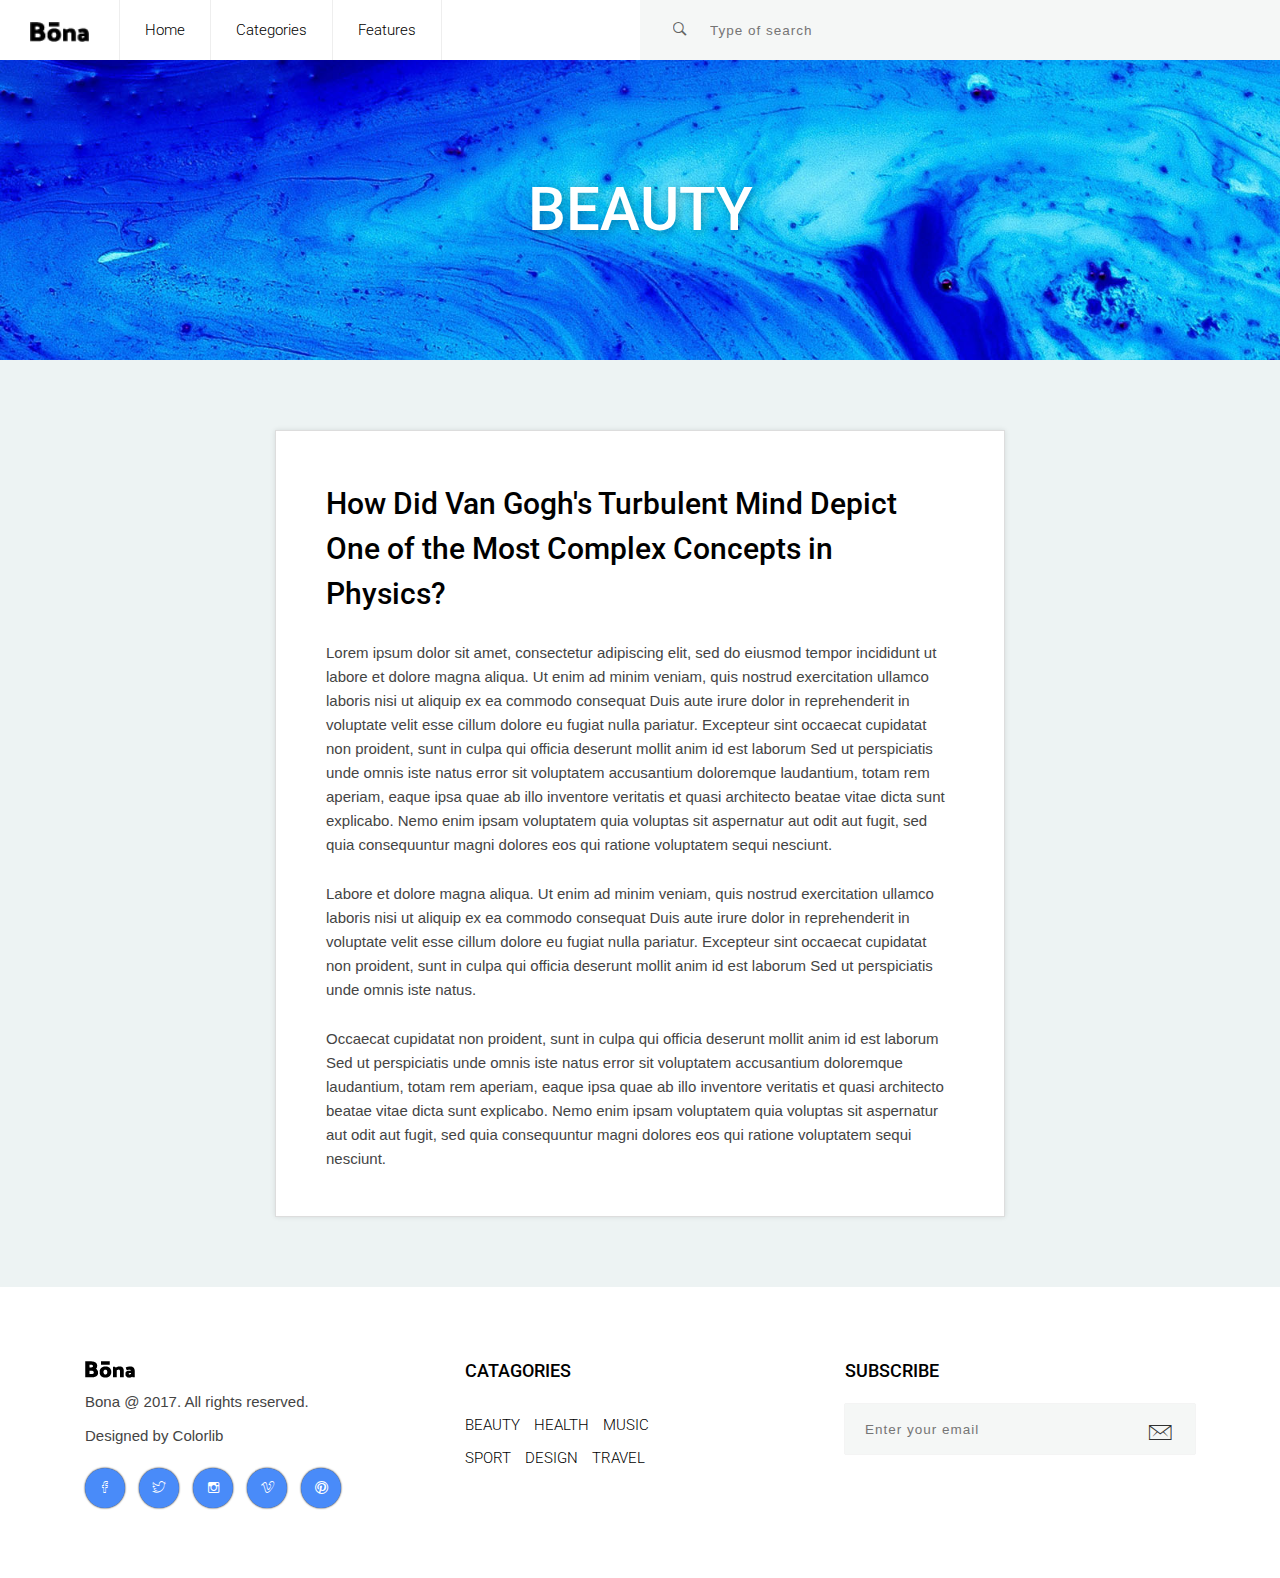
<file: demo/bona/blank-static.html>
<!DOCTYPE HTML>
<html lang="en">
<head>
	<title>TITLE</title>
	<meta http-equiv="X-UA-Compatible" content="IE=edge">
    <meta name="viewport" content="width=device-width, initial-scale=1">
	<meta charset="UTF-8">


	<!-- Font -->

	<link href="https://fonts.googleapis.com/css?family=Roboto:300,400,500" rel="stylesheet">


	<!-- Stylesheets -->

	<link href="common-css/bootstrap.css" rel="stylesheet">

	<link href="common-css/ionicons.css" rel="stylesheet">


	<link href="blank-static/css/styles.css" rel="stylesheet">

	<link href="blank-static/css/responsive.css" rel="stylesheet">

</head>
<body >

	<header>
		<div class="container-fluid position-relative no-side-padding">

			<a href="#" class="logo"><img src="images/logo.png" alt="Logo Image"></a>

			<div class="menu-nav-icon" data-nav-menu="#main-menu"><i class="ion-navicon"></i></div>

			<ul class="main-menu visible-on-click" id="main-menu">
				<li><a href="#">Home</a></li>
				<li><a href="#">Categories</a></li>
				<li><a href="#">Features</a></li>
			</ul><!-- main-menu -->

			<div class="src-area">
				<form>
					<button class="src-btn" type="submit"><i class="ion-ios-search-strong"></i></button>
					<input class="src-input" type="text" placeholder="Type of search">
				</form>
			</div>

		</div><!-- conatiner -->
	</header>

	<div class="slider display-table center-text">
		<h1 class="title display-table-cell"><b>BEAUTY</b></h1>
	</div><!-- slider -->

	<section class="blog-area section">
		<div class="container">

			<div class="row">
				<div class="col-lg-2 col-md-0"></div>
				<div class="col-lg-8 col-md-12">
					<div class="post-wrapper">

						<h3 class="title"><a href="#"><b>How Did Van Gogh's Turbulent Mind Depict One of the Most Complex Concepts in Physics?</b></a></h3>

						<p class="para">Lorem ipsum dolor sit amet, consectetur adipiscing elit, sed do eiusmod tempor
							incididunt ut labore et dolore magna aliqua. Ut enim ad minim veniam,
							quis nostrud exercitation ullamco laboris nisi ut aliquip ex ea commodo consequat
							Duis aute irure dolor in reprehenderit in voluptate velit esse cillum dolore eu fugiat nulla pariatur.
							Excepteur sint occaecat cupidatat non proident,
							sunt in culpa qui officia deserunt mollit anim id est laborum
							Sed ut perspiciatis unde omnis iste natus error sit voluptatem accusantium doloremque
							laudantium, totam rem aperiam, eaque ipsa quae ab illo inventore veritatis et quasi
							architecto beatae vitae dicta sunt explicabo.
							Nemo enim ipsam voluptatem quia voluptas sit aspernatur aut odit aut fugit,
							sed quia consequuntur magni dolores eos qui ratione voluptatem sequi nesciunt.</p>

						<p class="para">Labore et dolore magna aliqua. Ut enim ad minim veniam,
							quis nostrud exercitation ullamco laboris nisi ut aliquip ex ea commodo consequat
							Duis aute irure dolor in reprehenderit in voluptate velit esse cillum dolore eu fugiat nulla pariatur.
							Excepteur sint occaecat cupidatat non proident,
							sunt in culpa qui officia deserunt mollit anim id est laborum
							Sed ut perspiciatis unde omnis iste natus.</p>

						<p class="para">Occaecat cupidatat non proident,
							sunt in culpa qui officia deserunt mollit anim id est laborum
							Sed ut perspiciatis unde omnis iste natus error sit voluptatem accusantium doloremque
							laudantium, totam rem aperiam, eaque ipsa quae ab illo inventore veritatis et quasi
							architecto beatae vitae dicta sunt explicabo.
							Nemo enim ipsam voluptatem quia voluptas sit aspernatur aut odit aut fugit,
							sed quia consequuntur magni dolores eos qui ratione voluptatem sequi nesciunt.</p>


					</div><!-- post-wrapper -->
				</div><!-- col-sm-8 col-sm-offset-2 -->
			</div><!-- row -->

		</div><!-- container -->
	</section><!-- section -->


	<footer>
		<div class="container">
			<div class="row">

				<div class="col-lg-4 col-md-6">
					<div class="footer-section">

						<a class="logo" href="#"><img src="images/logo.png" alt="Logo Image"></a>
						<p class="copyright">Bona @ 2017. All rights reserved.</p>
						<p class="copyright">Designed by <a href="https://colorlib.com" target="_blank">Colorlib</a></p>
						<ul class="icons">
							<li><a href="#"><i class="ion-social-facebook-outline"></i></a></li>
							<li><a href="#"><i class="ion-social-twitter-outline"></i></a></li>
							<li><a href="#"><i class="ion-social-instagram-outline"></i></a></li>
							<li><a href="#"><i class="ion-social-vimeo-outline"></i></a></li>
							<li><a href="#"><i class="ion-social-pinterest-outline"></i></a></li>
						</ul>

					</div><!-- footer-section -->
				</div><!-- col-lg-4 col-md-6 -->

				<div class="col-lg-4 col-md-6">
						<div class="footer-section">
						<h4 class="title"><b>CATAGORIES</b></h4>
						<ul>
							<li><a href="#">BEAUTY</a></li>
							<li><a href="#">HEALTH</a></li>
							<li><a href="#">MUSIC</a></li>
						</ul>
						<ul>
							<li><a href="#">SPORT</a></li>
							<li><a href="#">DESIGN</a></li>
							<li><a href="#">TRAVEL</a></li>
						</ul>
					</div><!-- footer-section -->
				</div><!-- col-lg-4 col-md-6 -->

				<div class="col-lg-4 col-md-6">
					<div class="footer-section">

						<h4 class="title"><b>SUBSCRIBE</b></h4>
						<div class="input-area">
							<form>
								<input class="email-input" type="text" placeholder="Enter your email">
								<button class="submit-btn" type="submit"><i class="icon ion-ios-email-outline"></i></button>
							</form>
						</div>

					</div><!-- footer-section -->
				</div><!-- col-lg-4 col-md-6 -->

			</div><!-- row -->
		</div><!-- container -->
	</footer>


	<!-- SCIPTS -->

	<script src="common-js/jquery-3.1.1.min.js"></script>

	<script src="common-js/tether.min.js"></script>

	<script src="common-js/bootstrap.js"></script>

	<script src="common-js/scripts.js"></script>

</body>
</html>
</file>
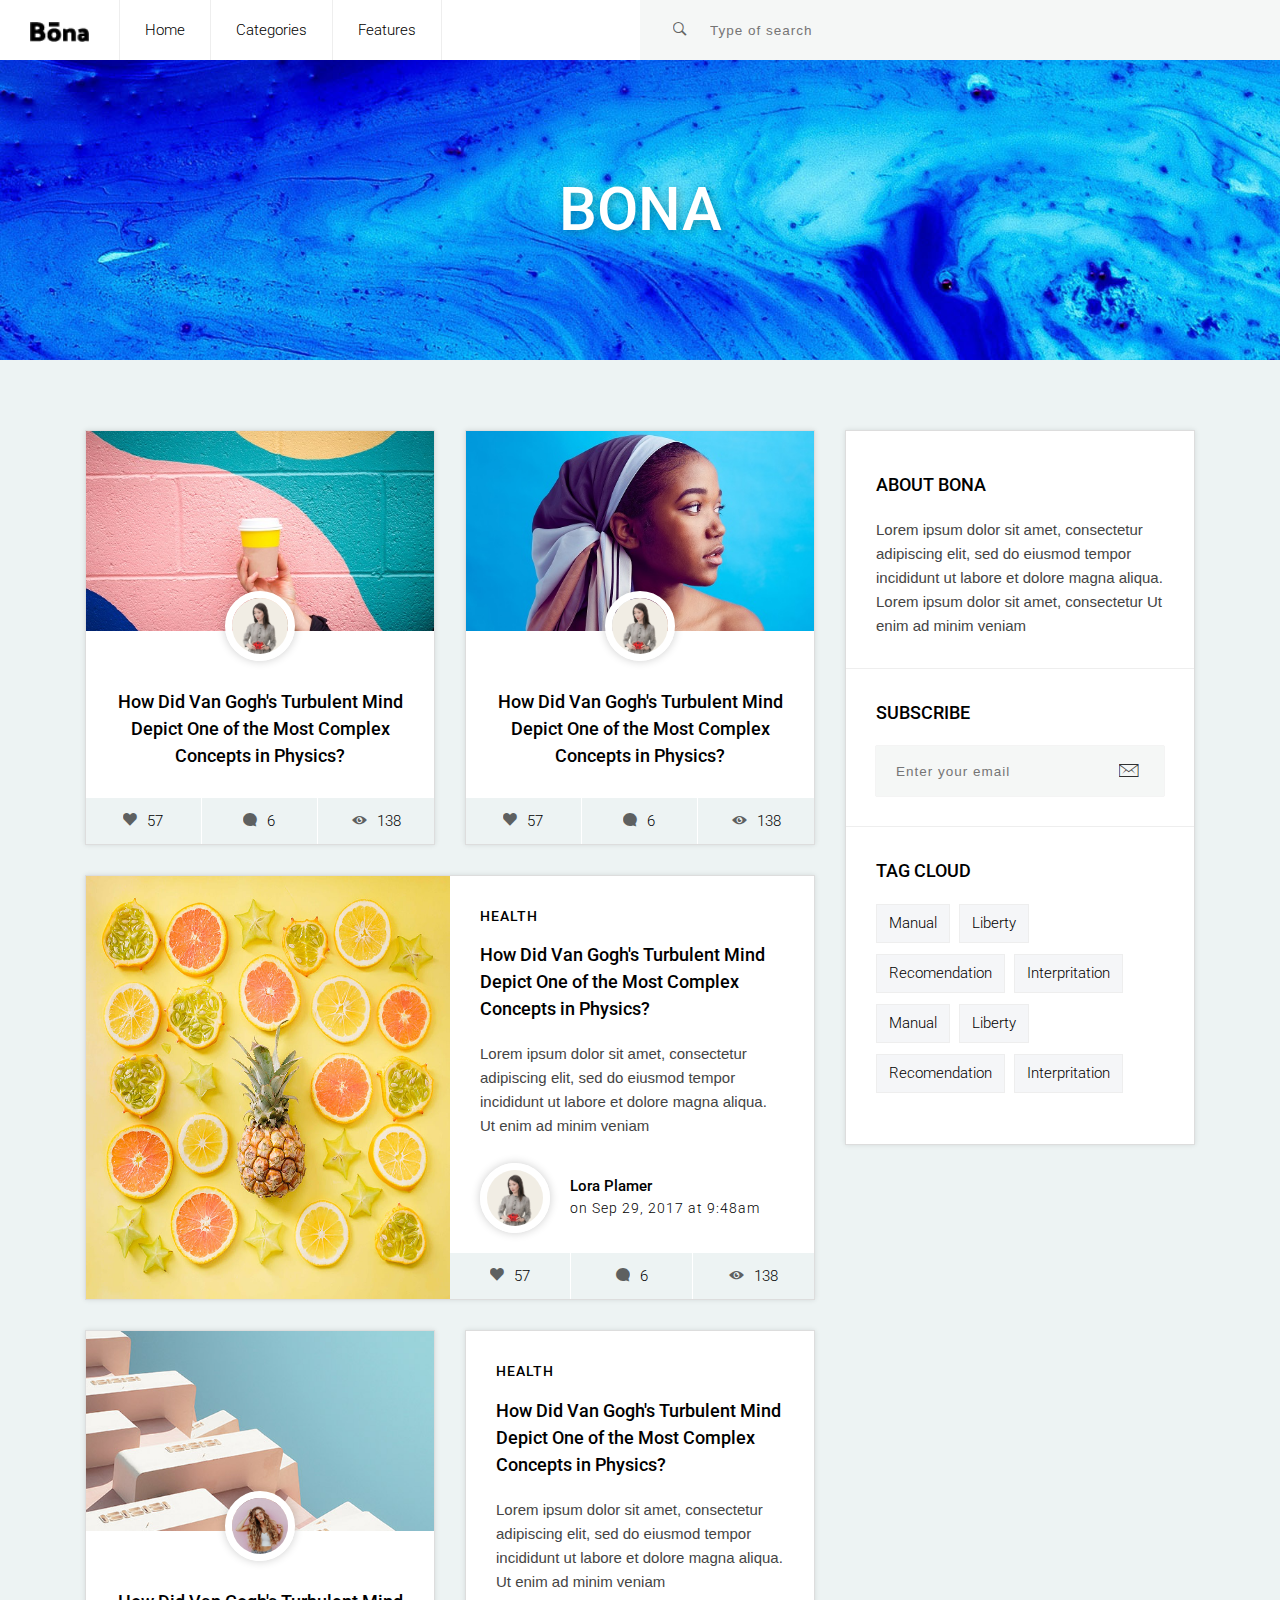
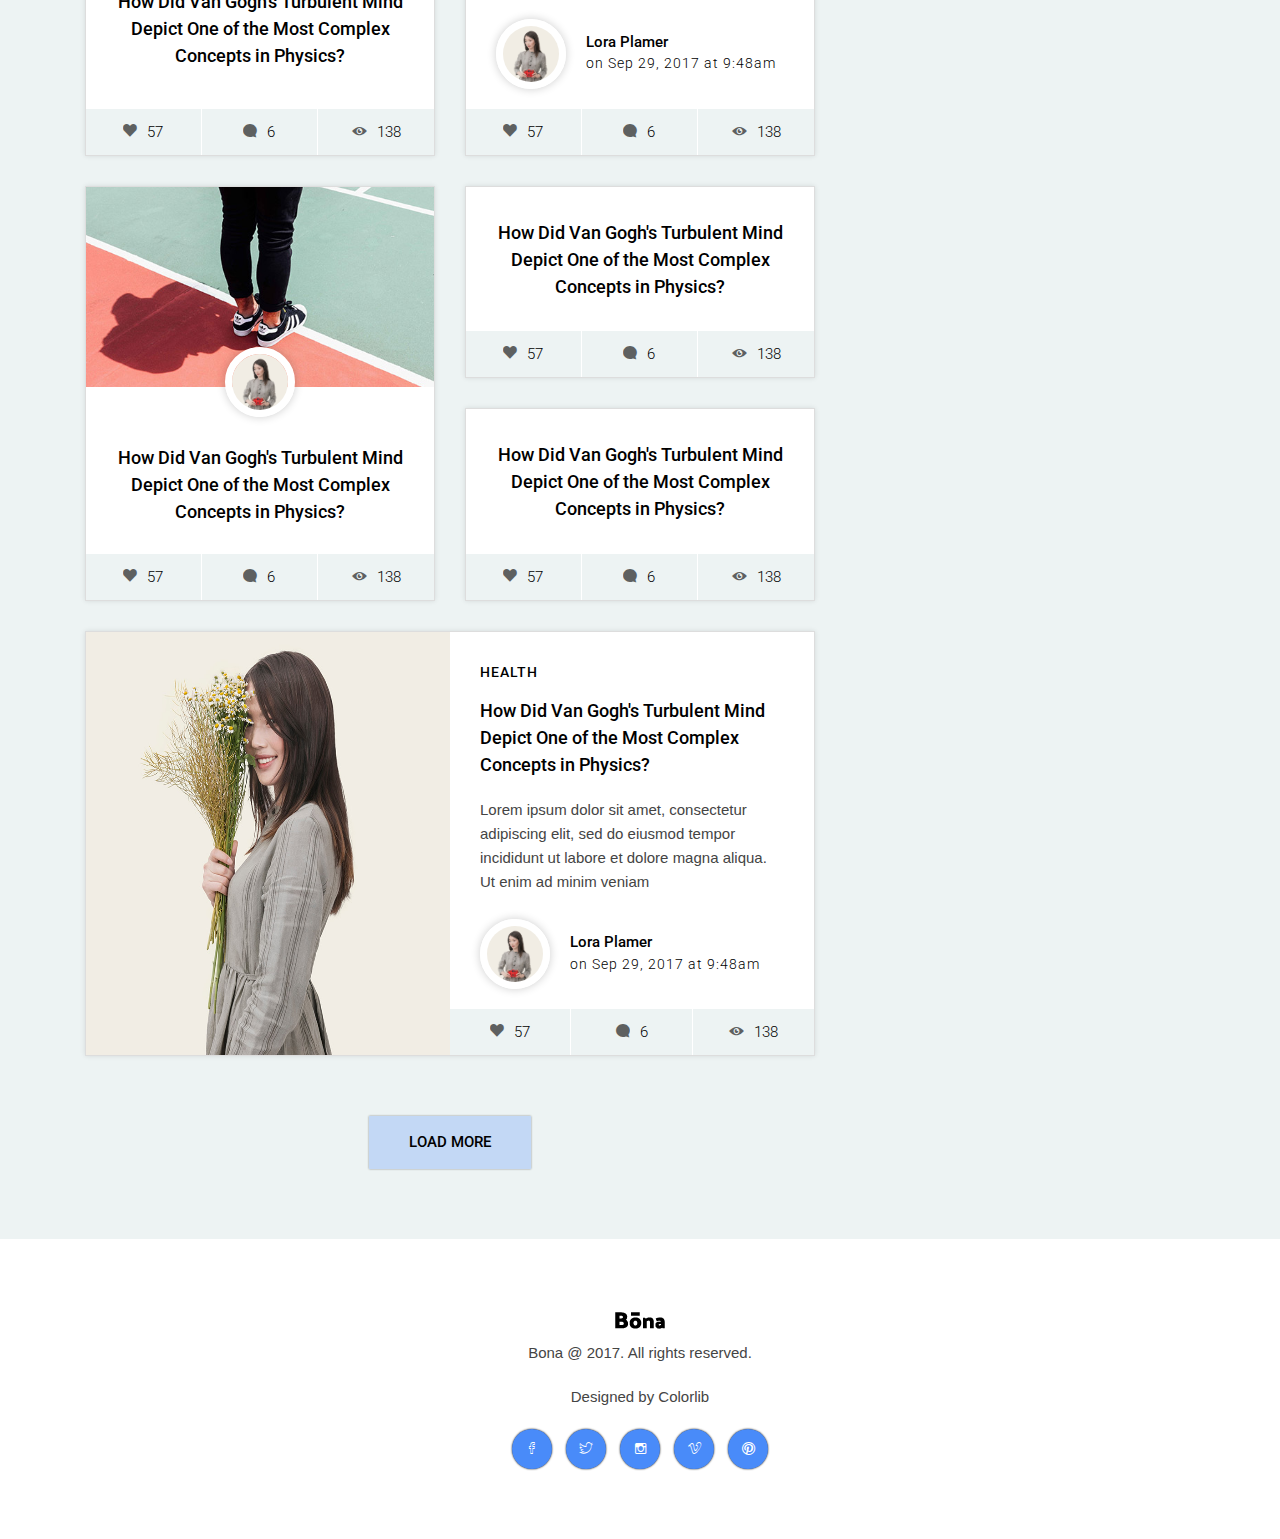
<file: demo/bona/blog-sidebar.html>
<!DOCTYPE HTML>
<html lang="en">
<head>
	<title>TITLE</title>
	<meta http-equiv="X-UA-Compatible" content="IE=edge">
    <meta name="viewport" content="width=device-width, initial-scale=1">
	<meta charset="UTF-8">


	<!-- Font -->

	<link href="https://fonts.googleapis.com/css?family=Roboto:300,400,500" rel="stylesheet">


	<!-- Stylesheets -->

	<link href="common-css/bootstrap.css" rel="stylesheet">

	<link href="common-css/ionicons.css" rel="stylesheet">


	<link href="blog-sidebar/css/styles.css" rel="stylesheet">

	<link href="blog-sidebar/css/responsive.css" rel="stylesheet">

</head>
<body >

	<header>
		<div class="container-fluid position-relative no-side-padding">

			<a href="#" class="logo"><img src="images/logo.png" alt="Logo Image"></a>

			<div class="menu-nav-icon" data-nav-menu="#main-menu"><i class="ion-navicon"></i></div>

			<ul class="main-menu visible-on-click" id="main-menu">
				<li><a href="#">Home</a></li>
				<li><a href="#">Categories</a></li>
				<li><a href="#">Features</a></li>
			</ul><!-- main-menu -->

			<div class="src-area">
				<form>
					<button class="src-btn" type="submit"><i class="ion-ios-search-strong"></i></button>
					<input class="src-input" type="text" placeholder="Type of search">
				</form>
			</div>

		</div><!-- conatiner -->
	</header>

	<div class="slider display-table center-text">
		<h1 class="title display-table-cell"><b>BONA</b></h1>
	</div><!-- slider -->

	<section class="blog-area section">
		<div class="container">

			<div class="row">

				<div class="col-lg-8 col-md-12">
					<div class="row">

						<div class="col-md-6 col-sm-12">
							<div class="card h-100">
								<div class="single-post post-style-1">

									<div class="blog-image"><img src="images/marion-michele-330691.jpg" alt="Blog Image"></div>

									<a class="avatar" href="#"><img src="images/icons8-team-355979.jpg" alt="Profile Image"></a>

									<div class="blog-info">

										<h4 class="title"><a href="#"><b>How Did Van Gogh's Turbulent Mind Depict One of the Most Complex
										Concepts in Physics?</b></a></h4>

										<ul class="post-footer">
											<li><a href="#"><i class="ion-heart"></i>57</a></li>
											<li><a href="#"><i class="ion-chatbubble"></i>6</a></li>
											<li><a href="#"><i class="ion-eye"></i>138</a></li>
										</ul>

									</div><!-- blog-info -->
								</div><!-- single-post -->
							</div><!-- card -->
						</div><!-- col-md-6 col-sm-12 -->

						<div class="col-md-6 col-sm-12">
							<div class="card h-100">
								<div class="single-post post-style-1">

									<div class="blog-image"><img src="images/audrey-jackson-260657.jpg" alt="Blog Image"></div>

									<a class="avatar" href="#"><img src="images/icons8-team-355979.jpg" alt="Profile Image"></a>

									<div class="blog-info">
										<h4 class="title"><a href="#"><b>How Did Van Gogh's Turbulent Mind Depict One of the Most Complex
											Concepts in Physics?</b></a></h4>

										<ul class="post-footer">
											<li><a href="#"><i class="ion-heart"></i>57</a></li>
											<li><a href="#"><i class="ion-chatbubble"></i>6</a></li>
											<li><a href="#"><i class="ion-eye"></i>138</a></li>
										</ul>

									</div><!-- blog-info -->

								</div><!-- single-post -->

							</div><!-- card -->
						</div><!-- col-md-6 col-sm-12 -->

						<div class="col-lg-12 col-md-12">
							<div class="card h-100">
								<div class="single-post post-style-2">

									<div class="blog-image"><img src="images/brooke-lark-194251.jpg" alt="Blog Image"></div>

									<div class="blog-info">

										<h6 class="pre-title"><a href="#"><b>HEALTH</b></a></h6>

										<h4 class="title"><a href="#"><b>How Did Van Gogh's Turbulent Mind Depict One of the Most Complex
											Concepts in Physics?</b></a></h4>

										<p>Lorem ipsum dolor sit amet, consectetur adipiscing elit, sed do eiusmod tempor incididunt
											ut labore et dolore magna aliqua. Ut enim ad minim veniam</p>

										<div class="avatar-area">
											<a class="avatar" href="#"><img src="images/icons8-team-355979.jpg" alt="Profile Image"></a>
											<div class="right-area">
												<a class="name" href="#"><b>Lora Plamer</b></a>
												<h6 class="date" href="#">on Sep 29, 2017 at 9:48am</h6>
											</div>
										</div>

										<ul class="post-footer">
											<li><a href="#"><i class="ion-heart"></i>57</a></li>
											<li><a href="#"><i class="ion-chatbubble"></i>6</a></li>
											<li><a href="#"><i class="ion-eye"></i>138</a></li>
										</ul>

									</div><!-- blog-right -->

								</div><!-- single-post extra-blog -->

							</div><!-- card -->
						</div><!-- col-lg-12 col-md-12 -->

						<div class="col-md-6 col-sm-12">
							<div class="card h-100">
								<div class="single-post post-style-1">

									<div class="blog-image"><img src="images/dmitri-popov-326976.jpg" alt="Blog Image"></div>

									<a class="avatar" href="#"><img src="images/averie-woodard-319832.jpg" alt="Profile Image"></a>

									<h4 class="title"><a href="#"><b>How Did Van Gogh's Turbulent Mind Depict One of the Most Complex
										Concepts in Physics?</b></a></h4>

									<ul class="post-footer">
										<li><a href="#"><i class="ion-heart"></i>57</a></li>
										<li><a href="#"><i class="ion-chatbubble"></i>6</a></li>
										<li><a href="#"><i class="ion-eye"></i>138</a></li>
									</ul>

								</div><!-- single-post -->
							</div><!-- card -->
						</div><!-- col-md-6 col-sm-12 -->

						<div class="col-md-6 col-sm-12">
							<div class="card h-100">

								<div class="single-post post-style-2 post-style-3">

									<div class="blog-info">

										<h6 class="pre-title"><a href="#"><b>HEALTH</b></a></h6>

										<h4 class="title"><a href="#"><b>How Did Van Gogh's Turbulent Mind Depict One of the Most Complex
											Concepts in Physics?</b></a></h4>

										<p>Lorem ipsum dolor sit amet, consectetur adipiscing elit, sed do eiusmod tempor incididunt
											ut labore et dolore magna aliqua. Ut enim ad minim veniam</p>

										<div class="avatar-area">
											<a class="avatar" href="#"><img src="images/icons8-team-355979.jpg" alt="Profile Image"></a>
											<div class="right-area">
												<a class="name" href="#"><b>Lora Plamer</b></a>
												<h6 class="date" href="#">on Sep 29, 2017 at 9:48am</h6>
											</div>
										</div>

										<ul class="post-footer">
											<li><a href="#"><i class="ion-heart"></i>57</a></li>
											<li><a href="#"><i class="ion-chatbubble"></i>6</a></li>
											<li><a href="#"><i class="ion-eye"></i>138</a></li>
										</ul>

									</div><!-- blog-right -->

								</div><!-- single-post extra-blog -->

							</div><!-- card -->
						</div><!-- col-md-6 col-sm-12 -->

						<div class="col-md-6 col-sm-12">
							<div class="card h-100">
								<div class="single-post post-style-1">

									<div class="blog-image"><img src="images/ben-o-sullivan-382817.jpg" alt="Blog Image"></div>

									<a class="avatar" href="#"><img src="images/icons8-team-355979.jpg" alt="Profile Image"></a>

									<div class="blog-info">
										<h4 class="title"><a href="#"><b>How Did Van Gogh's Turbulent Mind Depict One of the Most Complex
											Concepts in Physics?</b></a></h4>

										<ul class="post-footer">
											<li><a href="#"><i class="ion-heart"></i>57</a></li>
											<li><a href="#"><i class="ion-chatbubble"></i>6</a></li>
											<li><a href="#"><i class="ion-eye"></i>138</a></li>
										</ul>
									</div><!-- blog-info -->

								</div><!-- single-post -->

							</div><!-- card -->
						</div><!-- col-lg-6 col-md-12 -->

						<div class="col-md-6 col-sm-12">
							<div class="card h-100">

								<div class="single-post post-style-4">

									<div class="display-table">
										<h4 class="title display-table-cell"><a href="#"><b>How Did Van Gogh's Turbulent Mind Depict One of the Most Complex
											Concepts in Physics?</b></a></h4>
									</div>

									<ul class="post-footer">
										<li><a href="#"><i class="ion-heart"></i>57</a></li>
										<li><a href="#"><i class="ion-chatbubble"></i>6</a></li>
										<li><a href="#"><i class="ion-eye"></i>138</a></li>
									</ul>

								</div><!-- single-post -->

								<div class="single-post">

									<div class="display-table">
										<h4 class="title display-table-cell"><a href="#"><b>How Did Van Gogh's Turbulent Mind Depict One of the Most Complex
											Concepts in Physics?</b></a></h4>
									</div>

									<ul class="post-footer">
										<li><a href="#"><i class="ion-heart"></i>57</a></li>
										<li><a href="#"><i class="ion-chatbubble"></i>6</a></li>
										<li><a href="#"><i class="ion-eye"></i>138</a></li>
									</ul>

								</div><!-- single-post -->

							</div><!-- card -->
						</div><!-- col-md-6 col-sm-12 -->

						<div class="col-lg-12 col-md-12">
							<div class="card h-100">
								<div class="single-post post-style-2">

									<div class="blog-image"><img src="images/icons8-team-355990.jpg" alt="Blog Image"></div>

									<div class="blog-info">

										<h6 class="pre-title"><a href="#"><b>HEALTH</b></a></h6>

										<h4 class="title"><a href="#"><b>How Did Van Gogh's Turbulent Mind Depict One of the Most Complex
											Concepts in Physics?</b></a></h4>

										<p>Lorem ipsum dolor sit amet, consectetur adipiscing elit, sed do eiusmod tempor incididunt
											ut labore et dolore magna aliqua. Ut enim ad minim veniam</p>

										<div class="avatar-area">
											<a class="avatar" href="#"><img src="images/icons8-team-355979.jpg" alt="Profile Image"></a>
											<div class="right-area">
												<a class="name" href="#"><b>Lora Plamer</b></a>
												<h6 class="date" href="#">on Sep 29, 2017 at 9:48am</h6>
											</div>
										</div>

										<ul class="post-footer">
											<li><a href="#"><i class="ion-heart"></i>57</a></li>
											<li><a href="#"><i class="ion-chatbubble"></i>6</a></li>
											<li><a href="#"><i class="ion-eye"></i>138</a></li>
										</ul>

									</div><!-- blog-right -->

								</div><!-- single-post extra-blog -->

							</div><!-- card -->
						</div><!-- col-lg-12 col-md-12 -->

					</div><!-- row -->

					<a class="load-more-btn" href="#"><b>LOAD MORE</b></a>

				</div><!-- col-lg-8 col-md-12 -->

				<div class="col-lg-4 col-md-12 ">

					<div class="single-post info-area ">

						<div class="about-area">
							<h4 class="title"><b>ABOUT BONA</b></h4>
							<p>Lorem ipsum dolor sit amet, consectetur adipiscing elit, sed do eiusmod tempor incididunt
								ut labore et dolore magna aliqua. Lorem ipsum dolor sit amet, consectetur
								Ut enim ad minim veniam</p>
						</div>

						<div class="subscribe-area">

							<h4 class="title"><b>SUBSCRIBE</b></h4>
							<div class="input-area">
								<form>
									<input class="email-input" type="text" placeholder="Enter your email">
									<button class="submit-btn" type="submit"><i class="ion-ios-email-outline"></i></button>
								</form>
							</div>

						</div><!-- subscribe-area -->

						<div class="tag-area">

							<h4 class="title"><b>TAG CLOUD</b></h4>
							<ul>
								<li><a href="#">Manual</a></li>
								<li><a href="#">Liberty</a></li>
								<li><a href="#">Recomendation</a></li>
								<li><a href="#">Interpritation</a></li>
								<li><a href="#">Manual</a></li>
								<li><a href="#">Liberty</a></li>
								<li><a href="#">Recomendation</a></li>
								<li><a href="#">Interpritation</a></li>
							</ul>

						</div><!-- subscribe-area -->

					</div><!-- info-area -->

				</div><!-- col-lg-4 col-md-12 -->

			</div><!-- row -->

		</div><!-- container -->
	</section><!-- section -->


	<footer>
		<div class="container">
			<div class="row">

				<div class="col-md-12">
					<div class="footer-section">

						<a class="logo" href="#"><img src="images/logo.png" alt="Logo Image"></a>
						<p class="copyright">Bona @ 2017. All rights reserved.</p>
						<p class="copyright">Designed by <a href="https://colorlib.com" target="_blank">Colorlib</a></p>
						<ul class="icons">
							<li><a href="#"><i class="ion-social-facebook-outline"></i></a></li>
							<li><a href="#"><i class="ion-social-twitter-outline"></i></a></li>
							<li><a href="#"><i class="ion-social-instagram-outline"></i></a></li>
							<li><a href="#"><i class="ion-social-vimeo-outline"></i></a></li>
							<li><a href="#"><i class="ion-social-pinterest-outline"></i></a></li>
						</ul>

					</div><!-- footer-section -->
				</div><!-- col-md-12 -->

			</div><!-- row -->
		</div><!-- container -->
	</footer>


	<!-- SCIPTS -->

	<script src="common-js/jquery-3.1.1.min.js"></script>

	<script src="common-js/tether.min.js"></script>

	<script src="common-js/bootstrap.js"></script>

	<script src="common-js/scripts.js"></script>

</body>
</html>
</file>
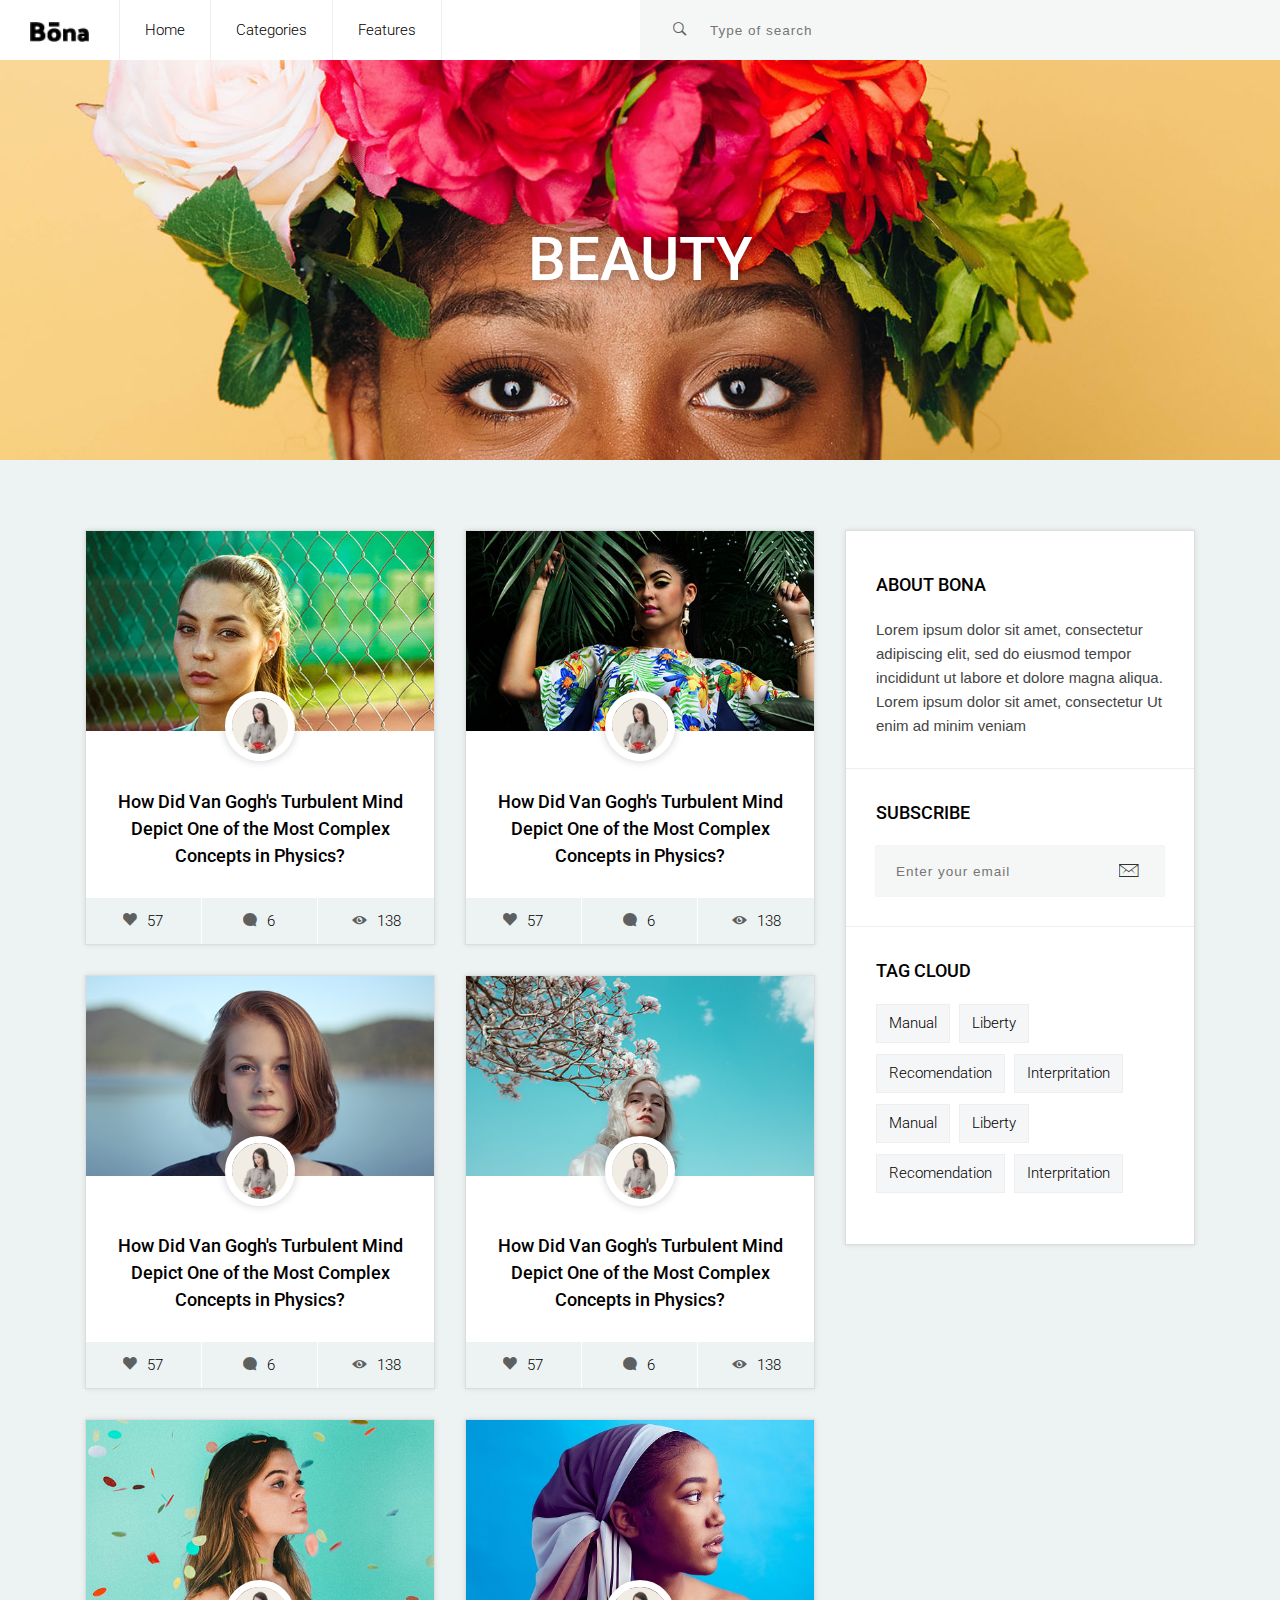
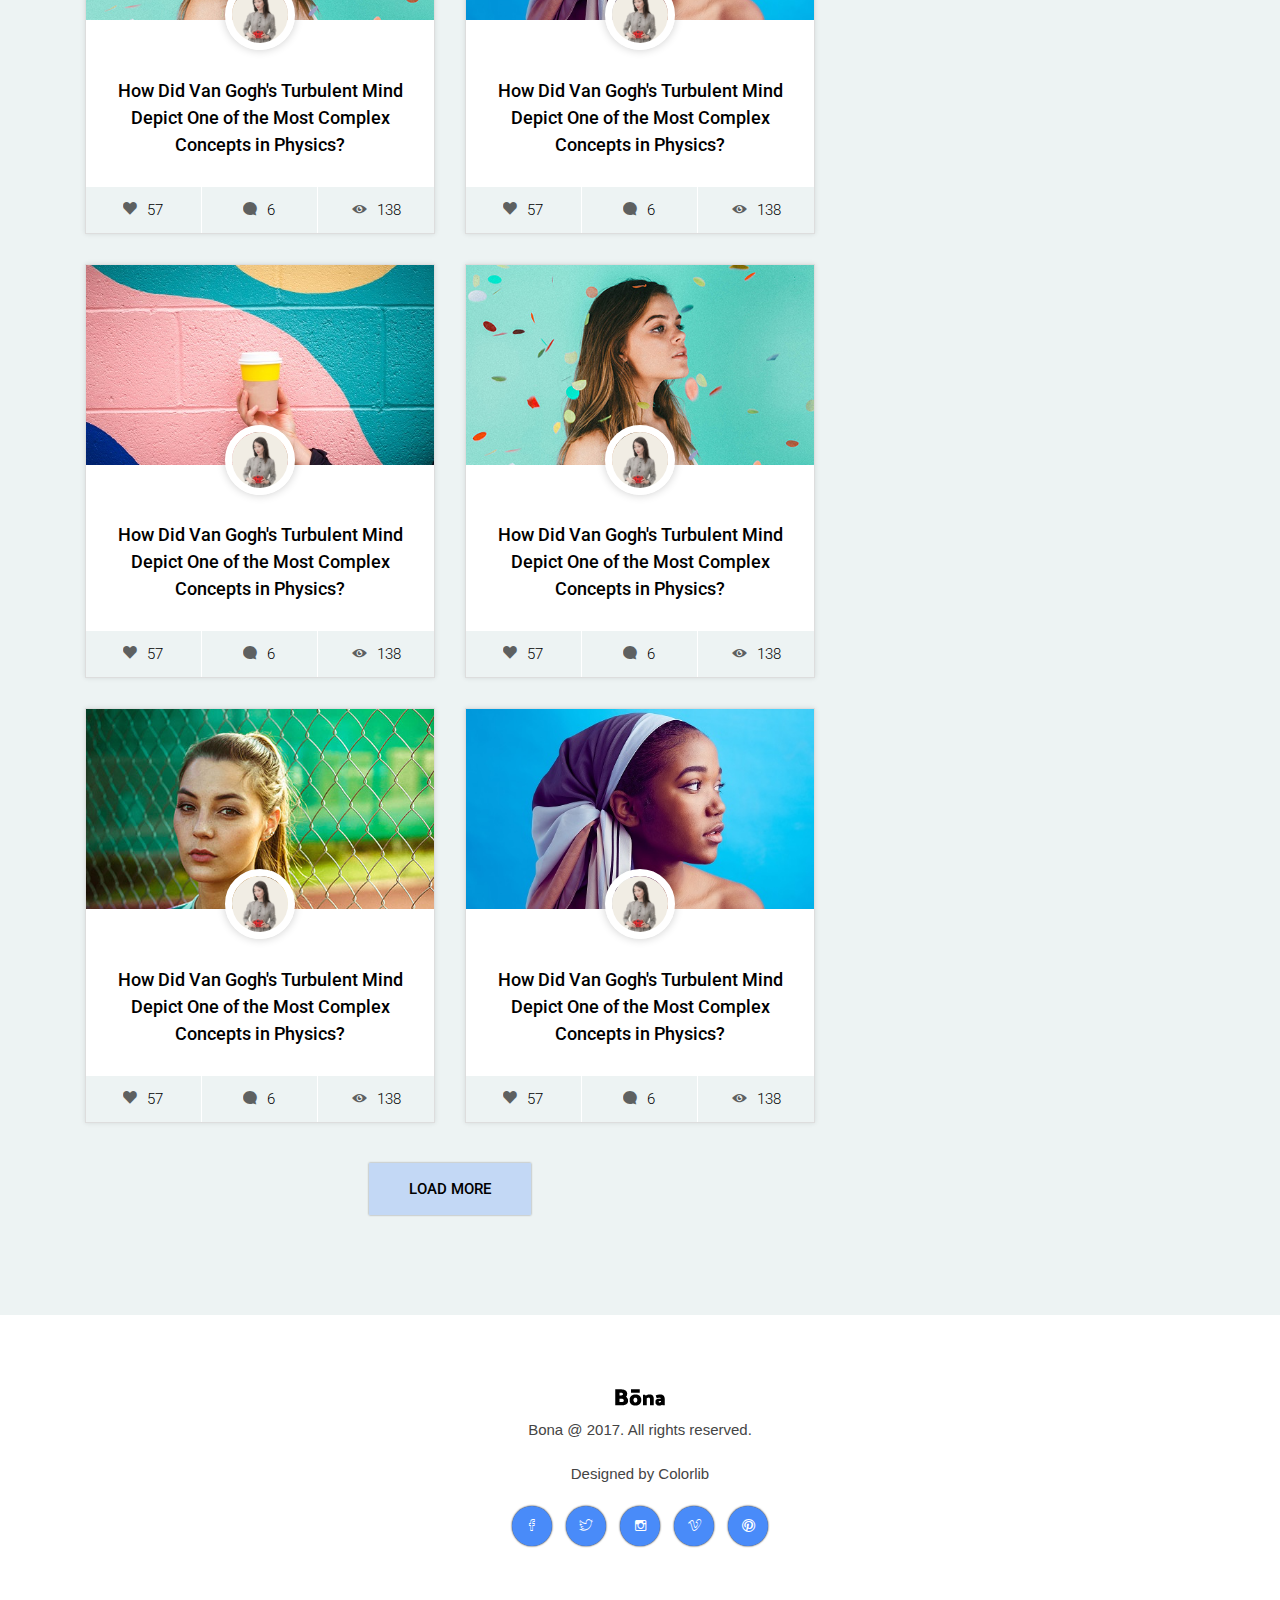
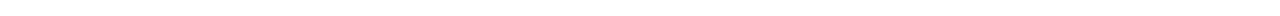
<file: demo/bona/category-sidebar.html>
<!DOCTYPE HTML>
<html lang="en">
<head>
	<title>TITLE</title>
	<meta http-equiv="X-UA-Compatible" content="IE=edge">
    <meta name="viewport" content="width=device-width, initial-scale=1">
	<meta charset="UTF-8">


	<!-- Font -->

	<link href="https://fonts.googleapis.com/css?family=Roboto:300,400,500" rel="stylesheet">


	<!-- Stylesheets -->

	<link href="common-css/bootstrap.css" rel="stylesheet">

	<link href="common-css/ionicons.css" rel="stylesheet">


	<link href="category-sidebar/css/styles.css" rel="stylesheet">

	<link href="category-sidebar/css/responsive.css" rel="stylesheet">

</head>
<body >

	<header>
		<div class="container-fluid position-relative no-side-padding">

			<a href="#" class="logo"><img src="images/logo.png" alt="Logo Image"></a>

			<div class="menu-nav-icon" data-nav-menu="#main-menu"><i class="ion-navicon"></i></div>

			<ul class="main-menu visible-on-click" id="main-menu">
				<li><a href="#">Home</a></li>
				<li><a href="#">Categories</a></li>
				<li><a href="#">Features</a></li>
			</ul><!-- main-menu -->

			<div class="src-area">
				<form>
					<button class="src-btn" type="submit"><i class="ion-ios-search-strong"></i></button>
					<input class="src-input" type="text" placeholder="Type of search">
				</form>
			</div>

		</div><!-- conatiner -->
	</header>

	<div class="slider display-table center-text">
		<h1 class="title display-table-cell"><b>BEAUTY</b></h1>
	</div><!-- slider -->

	<section class="blog-area section">
		<div class="container">

			<div class="row">

				<div class="col-lg-8 col-md-12">
					<div class="row">

						<div class="col-md-6 col-sm-12">
							<div class="card h-100">
								<div class="single-post post-style-1">

									<div class="blog-image"><img src="images/alex-lambley-205711.jpg" alt="Blog Image"></div>

									<a class="avatar" href="#"><img src="images/icons8-team-355979.jpg" alt="Profile Image"></a>

									<div class="blog-info">

										<h4 class="title"><a href="#"><b>How Did Van Gogh's Turbulent Mind Depict One of the Most Complex
										Concepts in Physics?</b></a></h4>

										<ul class="post-footer">
											<li><a href="#"><i class="ion-heart"></i>57</a></li>
											<li><a href="#"><i class="ion-chatbubble"></i>6</a></li>
											<li><a href="#"><i class="ion-eye"></i>138</a></li>
										</ul>

									</div><!-- blog-info -->
								</div><!-- single-post -->
							</div><!-- card -->
						</div><!-- col-md-6 col-sm-12 -->

						<div class="col-md-6 col-sm-12">
							<div class="card h-100">
								<div class="single-post post-style-1">

									<div class="blog-image"><img src="images/caroline-veronez-165944.jpg" alt="Blog Image"></div>

									<a class="avatar" href="#"><img src="images/icons8-team-355979.jpg" alt="Profile Image"></a>

									<div class="blog-info">
										<h4 class="title"><a href="#"><b>How Did Van Gogh's Turbulent Mind Depict One of the Most Complex
											Concepts in Physics?</b></a></h4>

										<ul class="post-footer">
											<li><a href="#"><i class="ion-heart"></i>57</a></li>
											<li><a href="#"><i class="ion-chatbubble"></i>6</a></li>
											<li><a href="#"><i class="ion-eye"></i>138</a></li>
										</ul>
									</div><!-- blog-info -->

								</div><!-- single-post -->

							</div><!-- card -->
						</div><!-- col-md-6 col-sm-12 -->

						<div class="col-md-6 col-sm-12">
							<div class="card h-100">
								<div class="single-post post-style-1">

									<div class="blog-image"><img src="images/christopher-campbell-28567.jpg" alt="Blog Image"></div>

									<a class="avatar" href="#"><img src="images/icons8-team-355979.jpg" alt="Profile Image"></a>

									<div class="blog-info">

										<h4 class="title"><a href="#"><b>How Did Van Gogh's Turbulent Mind Depict One of the Most Complex
										Concepts in Physics?</b></a></h4>

										<ul class="post-footer">
											<li><a href="#"><i class="ion-heart"></i>57</a></li>
											<li><a href="#"><i class="ion-chatbubble"></i>6</a></li>
											<li><a href="#"><i class="ion-eye"></i>138</a></li>
										</ul>

									</div><!-- blog-info -->
								</div><!-- single-post -->
							</div><!-- card -->
						</div><!-- col-md-6 col-sm-12 -->

						<div class="col-md-6 col-sm-12">
							<div class="card h-100">
								<div class="single-post post-style-1">

									<div class="blog-image"><img src="images/sarah-diniz-outeiro-407602.jpg" alt="Blog Image"></div>

									<a class="avatar" href="#"><img src="images/icons8-team-355979.jpg" alt="Profile Image"></a>

									<div class="blog-info">
										<h4 class="title"><a href="#"><b>How Did Van Gogh's Turbulent Mind Depict One of the Most Complex
											Concepts in Physics?</b></a></h4>

										<ul class="post-footer">
											<li><a href="#"><i class="ion-heart"></i>57</a></li>
											<li><a href="#"><i class="ion-chatbubble"></i>6</a></li>
											<li><a href="#"><i class="ion-eye"></i>138</a></li>
										</ul>
									</div><!-- blog-info -->

								</div><!-- single-post -->

							</div><!-- card -->
						</div><!-- col-md-6 col-sm-12 -->

						<div class="col-md-6 col-sm-12">
							<div class="card h-100">
								<div class="single-post post-style-1">

									<div class="blog-image"><img src="images/noah-buscher-400915.jpg" alt="Blog Image"></div>

									<a class="avatar" href="#"><img src="images/icons8-team-355979.jpg" alt="Profile Image"></a>

									<div class="blog-info">

										<h4 class="title"><a href="#"><b>How Did Van Gogh's Turbulent Mind Depict One of the Most Complex
										Concepts in Physics?</b></a></h4>

										<ul class="post-footer">
											<li><a href="#"><i class="ion-heart"></i>57</a></li>
											<li><a href="#"><i class="ion-chatbubble"></i>6</a></li>
											<li><a href="#"><i class="ion-eye"></i>138</a></li>
										</ul>

									</div><!-- blog-info -->
								</div><!-- single-post -->
							</div><!-- card -->
						</div><!-- col-md-6 col-sm-12 -->

						<div class="col-md-6 col-sm-12">
							<div class="card h-100">
								<div class="single-post post-style-1">

									<div class="blog-image"><img src="images/audrey-jackson-260657.jpg" alt="Blog Image"></div>

									<a class="avatar" href="#"><img src="images/icons8-team-355979.jpg" alt="Profile Image"></a>

									<div class="blog-info">
										<h4 class="title"><a href="#"><b>How Did Van Gogh's Turbulent Mind Depict One of the Most Complex
											Concepts in Physics?</b></a></h4>

										<ul class="post-footer">
											<li><a href="#"><i class="ion-heart"></i>57</a></li>
											<li><a href="#"><i class="ion-chatbubble"></i>6</a></li>
											<li><a href="#"><i class="ion-eye"></i>138</a></li>
										</ul>
									</div><!-- blog-info -->

								</div><!-- single-post -->

							</div><!-- card -->
						</div><!-- col-md-6 col-sm-12 -->

						<div class="col-md-6 col-sm-12">
							<div class="card h-100">
								<div class="single-post post-style-1">

									<div class="blog-image"><img src="images/marion-michele-330691.jpg" alt="Blog Image"></div>

									<a class="avatar" href="#"><img src="images/icons8-team-355979.jpg" alt="Profile Image"></a>

									<div class="blog-info">

										<h4 class="title"><a href="#"><b>How Did Van Gogh's Turbulent Mind Depict One of the Most Complex
										Concepts in Physics?</b></a></h4>

										<ul class="post-footer">
											<li><a href="#"><i class="ion-heart"></i>57</a></li>
											<li><a href="#"><i class="ion-chatbubble"></i>6</a></li>
											<li><a href="#"><i class="ion-eye"></i>138</a></li>
										</ul>

									</div><!-- blog-info -->
								</div><!-- single-post -->
							</div><!-- card -->
						</div><!-- col-md-6 col-sm-12 -->

						<div class="col-md-6 col-sm-12">
							<div class="card h-100">
								<div class="single-post post-style-1">

									<div class="blog-image"><img src="images/noah-buscher-400915.jpg" alt="Blog Image"></div>

									<a class="avatar" href="#"><img src="images/icons8-team-355979.jpg" alt="Profile Image"></a>

									<div class="blog-info">
										<h4 class="title"><a href="#"><b>How Did Van Gogh's Turbulent Mind Depict One of the Most Complex
											Concepts in Physics?</b></a></h4>

										<ul class="post-footer">
											<li><a href="#"><i class="ion-heart"></i>57</a></li>
											<li><a href="#"><i class="ion-chatbubble"></i>6</a></li>
											<li><a href="#"><i class="ion-eye"></i>138</a></li>
										</ul>
									</div><!-- blog-info -->

								</div><!-- single-post -->

							</div><!-- card -->
						</div><!-- col-md-6 col-sm-12 -->

						<div class="col-md-6 col-sm-12">
							<div class="card h-100">
								<div class="single-post post-style-1">

									<div class="blog-image"><img src="images/alex-lambley-205711.jpg" alt="Blog Image"></div>

									<a class="avatar" href="#"><img src="images/icons8-team-355979.jpg" alt="Profile Image"></a>

									<div class="blog-info">

										<h4 class="title"><a href="#"><b>How Did Van Gogh's Turbulent Mind Depict One of the Most Complex
										Concepts in Physics?</b></a></h4>

										<ul class="post-footer">
											<li><a href="#"><i class="ion-heart"></i>57</a></li>
											<li><a href="#"><i class="ion-chatbubble"></i>6</a></li>
											<li><a href="#"><i class="ion-eye"></i>138</a></li>
										</ul>

									</div><!-- blog-info -->
								</div><!-- single-post -->
							</div><!-- card -->
						</div><!-- col-md-6 col-sm-12 -->

						<div class="col-md-6 col-sm-12">
							<div class="card h-100">
								<div class="single-post post-style-1">

									<div class="blog-image"><img src="images/audrey-jackson-260657.jpg" alt="Blog Image"></div>

									<a class="avatar" href="#"><img src="images/icons8-team-355979.jpg" alt="Profile Image"></a>

									<div class="blog-info">
										<h4 class="title"><a href="#"><b>How Did Van Gogh's Turbulent Mind Depict One of the Most Complex
											Concepts in Physics?</b></a></h4>

										<ul class="post-footer">
											<li><a href="#"><i class="ion-heart"></i>57</a></li>
											<li><a href="#"><i class="ion-chatbubble"></i>6</a></li>
											<li><a href="#"><i class="ion-eye"></i>138</a></li>
										</ul>
									</div><!-- blog-info -->

								</div><!-- single-post -->

							</div><!-- card -->
						</div><!-- col-md-6 col-sm-12 -->

					</div><!-- row -->

					<a class="load-more-btn" href="#"><b>LOAD MORE</b></a>

				</div><!-- col-lg-8 col-md-12 -->

				<div class="col-lg-4 col-md-12 ">

					<div class="single-post info-area ">

						<div class="about-area">
							<h4 class="title"><b>ABOUT BONA</b></h4>
							<p>Lorem ipsum dolor sit amet, consectetur adipiscing elit, sed do eiusmod tempor incididunt
								ut labore et dolore magna aliqua. Lorem ipsum dolor sit amet, consectetur
								Ut enim ad minim veniam</p>
						</div>

						<div class="subscribe-area">

							<h4 class="title"><b>SUBSCRIBE</b></h4>
							<div class="input-area">
								<form>
									<input class="email-input" type="text" placeholder="Enter your email">
									<button class="submit-btn" type="submit"><i class="ion-ios-email-outline"></i></button>
								</form>
							</div>

						</div><!-- subscribe-area -->

						<div class="tag-area">

							<h4 class="title"><b>TAG CLOUD</b></h4>
							<ul>
								<li><a href="#">Manual</a></li>
								<li><a href="#">Liberty</a></li>
								<li><a href="#">Recomendation</a></li>
								<li><a href="#">Interpritation</a></li>
								<li><a href="#">Manual</a></li>
								<li><a href="#">Liberty</a></li>
								<li><a href="#">Recomendation</a></li>
								<li><a href="#">Interpritation</a></li>
							</ul>

						</div><!-- subscribe-area -->

					</div><!-- info-area -->

				</div><!-- col-lg-4 col-md-12 -->

			</div><!-- row -->

		</div><!-- container -->
	</section><!-- section -->


	<footer>
		<div class="container">
			<div class="row">

				<div class="col-md-12">
					<div class="footer-section">

						<a class="logo" href="#"><img src="images/logo.png" alt="Logo Image"></a>
						<p class="copyright">Bona @ 2017. All rights reserved.</p>
						<p class="copyright">Designed by <a href="https://colorlib.com" target="_blank">Colorlib</a></p>
						<ul class="icons">
							<li><a href="#"><i class="ion-social-facebook-outline"></i></a></li>
							<li><a href="#"><i class="ion-social-twitter-outline"></i></a></li>
							<li><a href="#"><i class="ion-social-instagram-outline"></i></a></li>
							<li><a href="#"><i class="ion-social-vimeo-outline"></i></a></li>
							<li><a href="#"><i class="ion-social-pinterest-outline"></i></a></li>
						</ul>

					</div><!-- footer-section -->
				</div><!-- col-md-12 -->

			</div><!-- row -->
		</div><!-- container -->
	</footer>


	<!-- SCIPTS -->

	<script src="common-js/jquery-3.1.1.min.js"></script>

	<script src="common-js/tether.min.js"></script>

	<script src="common-js/bootstrap.js"></script>

	<script src="common-js/scripts.js"></script>

</body>
</html>
</file>
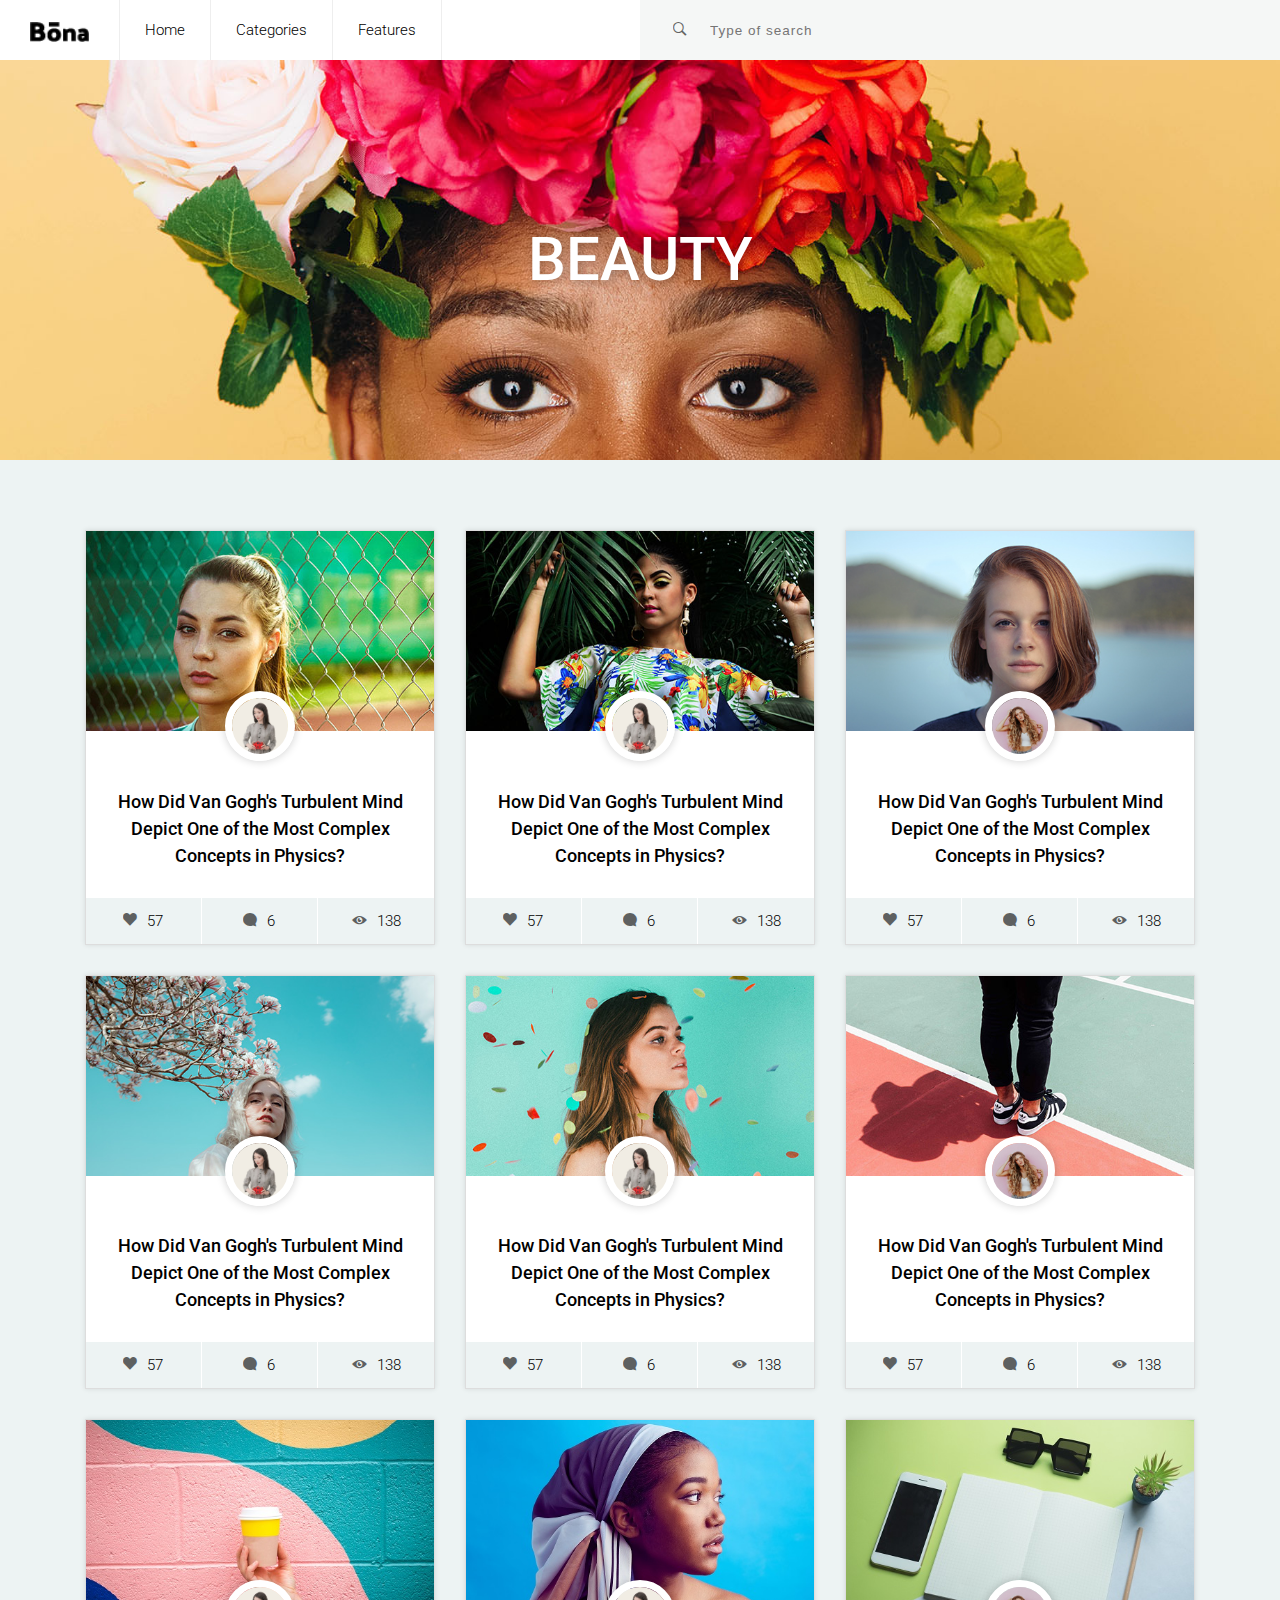
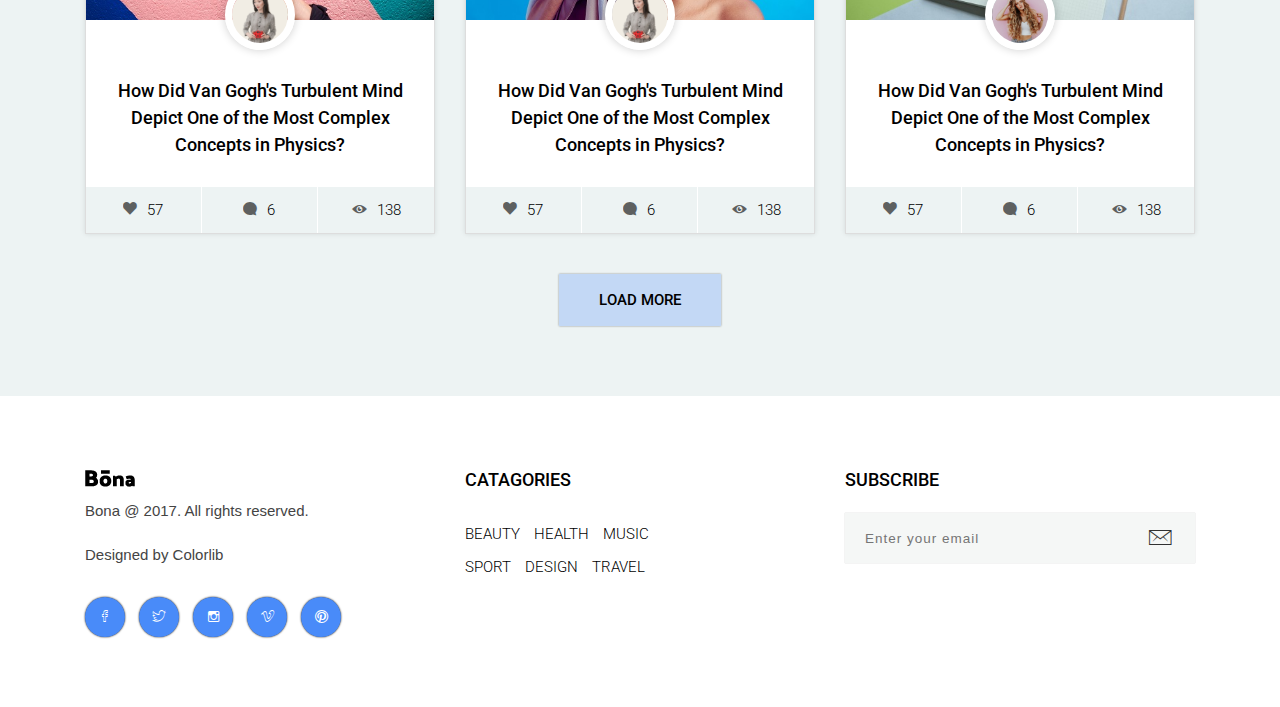
<file: demo/bona/category.html>
<!DOCTYPE HTML>
<html lang="en">
<head>
	<title>TITLE</title>
	<meta http-equiv="X-UA-Compatible" content="IE=edge">
    <meta name="viewport" content="width=device-width, initial-scale=1">
	<meta charset="UTF-8">


	<!-- Font -->

	<link href="https://fonts.googleapis.com/css?family=Roboto:300,400,500" rel="stylesheet">


	<!-- Stylesheets -->

	<link href="common-css/bootstrap.css" rel="stylesheet">

	<link href="common-css/ionicons.css" rel="stylesheet">


	<link href="category/css/styles.css" rel="stylesheet">

	<link href="category/css/responsive.css" rel="stylesheet">

</head>
<body >

	<header>
		<div class="container-fluid position-relative no-side-padding">

			<a href="#" class="logo"><img src="images/logo.png" alt="Logo Image"></a>

			<div class="menu-nav-icon" data-nav-menu="#main-menu"><i class="ion-navicon"></i></div>

			<ul class="main-menu visible-on-click" id="main-menu">
				<li><a href="#">Home</a></li>
				<li><a href="#">Categories</a></li>
				<li><a href="#">Features</a></li>
			</ul><!-- main-menu -->

			<div class="src-area">
				<form>
					<button class="src-btn" type="submit"><i class="ion-ios-search-strong"></i></button>
					<input class="src-input" type="text" placeholder="Type of search">
				</form>
			</div>

		</div><!-- conatiner -->
	</header>

	<div class="slider display-table center-text">
		<h1 class="title display-table-cell"><b>BEAUTY</b></h1>
	</div><!-- slider -->

	<section class="blog-area section">
		<div class="container">

			<div class="row">

				<div class="col-lg-4 col-md-6">
					<div class="card h-100">
						<div class="single-post post-style-1">

							<div class="blog-image"><img src="images/alex-lambley-205711.jpg" alt="Blog Image"></div>

							<a class="avatar" href="#"><img src="images/icons8-team-355979.jpg" alt="Profile Image"></a>

							<div class="blog-info">

								<h4 class="title"><a href="#"><b>How Did Van Gogh's Turbulent Mind Depict One of the Most Complex
								Concepts in Physics?</b></a></h4>

								<ul class="post-footer">
									<li><a href="#"><i class="ion-heart"></i>57</a></li>
									<li><a href="#"><i class="ion-chatbubble"></i>6</a></li>
									<li><a href="#"><i class="ion-eye"></i>138</a></li>
								</ul>

							</div><!-- blog-info -->
						</div><!-- single-post -->
					</div><!-- card -->
				</div><!-- col-lg-4 col-md-6 -->

				<div class="col-lg-4 col-md-6">
					<div class="card h-100">
						<div class="single-post post-style-1">

							<div class="blog-image"><img src="images/caroline-veronez-165944.jpg" alt="Blog Image"></div>

							<a class="avatar" href="#"><img src="images/icons8-team-355979.jpg" alt="Profile Image"></a>

							<div class="blog-info">
								<h4 class="title"><a href="#"><b>How Did Van Gogh's Turbulent Mind Depict One of the Most Complex
									Concepts in Physics?</b></a></h4>

								<ul class="post-footer">
									<li><a href="#"><i class="ion-heart"></i>57</a></li>
									<li><a href="#"><i class="ion-chatbubble"></i>6</a></li>
									<li><a href="#"><i class="ion-eye"></i>138</a></li>
								</ul>
							</div><!-- blog-info -->

						</div><!-- single-post -->

					</div><!-- card -->
				</div><!-- col-lg-4 col-md-6 -->

				<div class="col-lg-4 col-md-6">
					<div class="card h-100">
						<div class="single-post post-style-1">

							<div class="blog-image"><img src="images/christopher-campbell-28567.jpg" alt="Blog Image"></div>

							<a class="avatar" href="#"><img src="images/averie-woodard-319832.jpg" alt="Profile Image"></a>

							<h4 class="title"><a href="#"><b>How Did Van Gogh's Turbulent Mind Depict One of the Most Complex
								Concepts in Physics?</b></a></h4>

							<ul class="post-footer">
								<li><a href="#"><i class="ion-heart"></i>57</a></li>
								<li><a href="#"><i class="ion-chatbubble"></i>6</a></li>
								<li><a href="#"><i class="ion-eye"></i>138</a></li>
							</ul>

						</div><!-- single-post -->
					</div><!-- card -->
				</div><!-- col-lg-4 col-md-6 -->

				<div class="col-lg-4 col-md-6">
					<div class="card h-100">
						<div class="single-post post-style-1">

							<div class="blog-image"><img src="images/sarah-diniz-outeiro-407602.jpg" alt="Blog Image"></div>

							<a class="avatar" href="#"><img src="images/icons8-team-355979.jpg" alt="Profile Image"></a>

							<div class="blog-info">

								<h4 class="title"><a href="#"><b>How Did Van Gogh's Turbulent Mind Depict One of the Most Complex
								Concepts in Physics?</b></a></h4>

								<ul class="post-footer">
									<li><a href="#"><i class="ion-heart"></i>57</a></li>
									<li><a href="#"><i class="ion-chatbubble"></i>6</a></li>
									<li><a href="#"><i class="ion-eye"></i>138</a></li>
								</ul>

							</div><!-- blog-info -->
						</div><!-- single-post -->
					</div><!-- card -->
				</div><!-- col-lg-4 col-md-6 -->

				<div class="col-lg-4 col-md-6">
					<div class="card h-100">
						<div class="single-post post-style-1">

							<div class="blog-image"><img src="images/noah-buscher-400915.jpg" alt="Blog Image"></div>

							<a class="avatar" href="#"><img src="images/icons8-team-355979.jpg" alt="Profile Image"></a>

							<div class="blog-info">
								<h4 class="title"><a href="#"><b>How Did Van Gogh's Turbulent Mind Depict One of the Most Complex
									Concepts in Physics?</b></a></h4>

								<ul class="post-footer">
									<li><a href="#"><i class="ion-heart"></i>57</a></li>
									<li><a href="#"><i class="ion-chatbubble"></i>6</a></li>
									<li><a href="#"><i class="ion-eye"></i>138</a></li>
								</ul>
							</div><!-- blog-info -->

						</div><!-- single-post -->

					</div><!-- card -->
				</div><!-- col-lg-4 col-md-6 -->

				<div class="col-lg-4 col-md-6">
					<div class="card h-100">
						<div class="single-post post-style-1">

							<div class="blog-image"><img src="images/ben-o-sullivan-382817.jpg" alt="Blog Image"></div>

							<a class="avatar" href="#"><img src="images/averie-woodard-319832.jpg" alt="Profile Image"></a>

							<h4 class="title"><a href="#"><b>How Did Van Gogh's Turbulent Mind Depict One of the Most Complex
								Concepts in Physics?</b></a></h4>

							<ul class="post-footer">
								<li><a href="#"><i class="ion-heart"></i>57</a></li>
								<li><a href="#"><i class="ion-chatbubble"></i>6</a></li>
								<li><a href="#"><i class="ion-eye"></i>138</a></li>
							</ul>

						</div><!-- single-post -->
					</div><!-- card -->
				</div><!-- col-lg-4 col-md-6 -->

				<div class="col-lg-4 col-md-6">
					<div class="card h-100">
						<div class="single-post post-style-1">

							<div class="blog-image"><img src="images/marion-michele-330691.jpg" alt="Blog Image"></div>

							<a class="avatar" href="#"><img src="images/icons8-team-355979.jpg" alt="Profile Image"></a>

							<div class="blog-info">

								<h4 class="title"><a href="#"><b>How Did Van Gogh's Turbulent Mind Depict One of the Most Complex
								Concepts in Physics?</b></a></h4>

								<ul class="post-footer">
									<li><a href="#"><i class="ion-heart"></i>57</a></li>
									<li><a href="#"><i class="ion-chatbubble"></i>6</a></li>
									<li><a href="#"><i class="ion-eye"></i>138</a></li>
								</ul>

							</div><!-- blog-info -->
						</div><!-- single-post -->
					</div><!-- card -->
				</div><!-- col-lg-4 col-md-6 -->

				<div class="col-lg-4 col-md-6">
					<div class="card h-100">
						<div class="single-post post-style-1">

							<div class="blog-image"><img src="images/audrey-jackson-260657.jpg" alt="Blog Image"></div>

							<a class="avatar" href="#"><img src="images/icons8-team-355979.jpg" alt="Profile Image"></a>

							<div class="blog-info">
								<h4 class="title"><a href="#"><b>How Did Van Gogh's Turbulent Mind Depict One of the Most Complex
									Concepts in Physics?</b></a></h4>

								<ul class="post-footer">
									<li><a href="#"><i class="ion-heart"></i>57</a></li>
									<li><a href="#"><i class="ion-chatbubble"></i>6</a></li>
									<li><a href="#"><i class="ion-eye"></i>138</a></li>
								</ul>
							</div><!-- blog-info -->

						</div><!-- single-post -->

					</div><!-- card -->
				</div><!-- col-lg-4 col-md-6 -->

				<div class="col-lg-4 col-md-6">
					<div class="card h-100">
						<div class="single-post post-style-1">

							<div class="blog-image"><img src="images/pexels-photo-370474.jpeg" alt="Blog Image"></div>

							<a class="avatar" href="#"><img src="images/averie-woodard-319832.jpg" alt="Profile Image"></a>

							<h4 class="title"><a href="#"><b>How Did Van Gogh's Turbulent Mind Depict One of the Most Complex
								Concepts in Physics?</b></a></h4>

							<ul class="post-footer">
								<li><a href="#"><i class="ion-heart"></i>57</a></li>
								<li><a href="#"><i class="ion-chatbubble"></i>6</a></li>
								<li><a href="#"><i class="ion-eye"></i>138</a></li>
							</ul>

						</div><!-- single-post -->
					</div><!-- card -->
				</div><!-- col-lg-4 col-md-6 -->

			</div><!-- row -->

			<a class="load-more-btn" href="#"><b>LOAD MORE</b></a>

		</div><!-- container -->
	</section><!-- section -->


	<footer>

		<div class="container">
			<div class="row">

				<div class="col-lg-4 col-md-6">
					<div class="footer-section">

						<a class="logo" href="#"><img src="images/logo.png" alt="Logo Image"></a>
						<p class="copyright">Bona @ 2017. All rights reserved.</p>
						<p class="copyright">Designed by <a href="https://colorlib.com" target="_blank">Colorlib</a></p>
						<ul class="icons">
							<li><a href="#"><i class="ion-social-facebook-outline"></i></a></li>
							<li><a href="#"><i class="ion-social-twitter-outline"></i></a></li>
							<li><a href="#"><i class="ion-social-instagram-outline"></i></a></li>
							<li><a href="#"><i class="ion-social-vimeo-outline"></i></a></li>
							<li><a href="#"><i class="ion-social-pinterest-outline"></i></a></li>
						</ul>

					</div><!-- footer-section -->
				</div><!-- col-lg-4 col-md-6 -->

				<div class="col-lg-4 col-md-6">
						<div class="footer-section">
						<h4 class="title"><b>CATAGORIES</b></h4>
						<ul>
							<li><a href="#">BEAUTY</a></li>
							<li><a href="#">HEALTH</a></li>
							<li><a href="#">MUSIC</a></li>
						</ul>
						<ul>
							<li><a href="#">SPORT</a></li>
							<li><a href="#">DESIGN</a></li>
							<li><a href="#">TRAVEL</a></li>
						</ul>
					</div><!-- footer-section -->
				</div><!-- col-lg-4 col-md-6 -->

				<div class="col-lg-4 col-md-6">
					<div class="footer-section">

						<h4 class="title"><b>SUBSCRIBE</b></h4>
						<div class="input-area">
							<form>
								<input class="email-input" type="text" placeholder="Enter your email">
								<button class="submit-btn" type="submit"><i class="icon ion-ios-email-outline"></i></button>
							</form>
						</div>

					</div><!-- footer-section -->
				</div><!-- col-lg-4 col-md-6 -->

			</div><!-- row -->
		</div><!-- container -->
	</footer>


	<!-- SCIPTS -->

	<script src="common-js/jquery-3.1.1.min.js"></script>

	<script src="common-js/tether.min.js"></script>

	<script src="common-js/bootstrap.js"></script>

	<script src="common-js/scripts.js"></script>

</body>
</html>
</file>
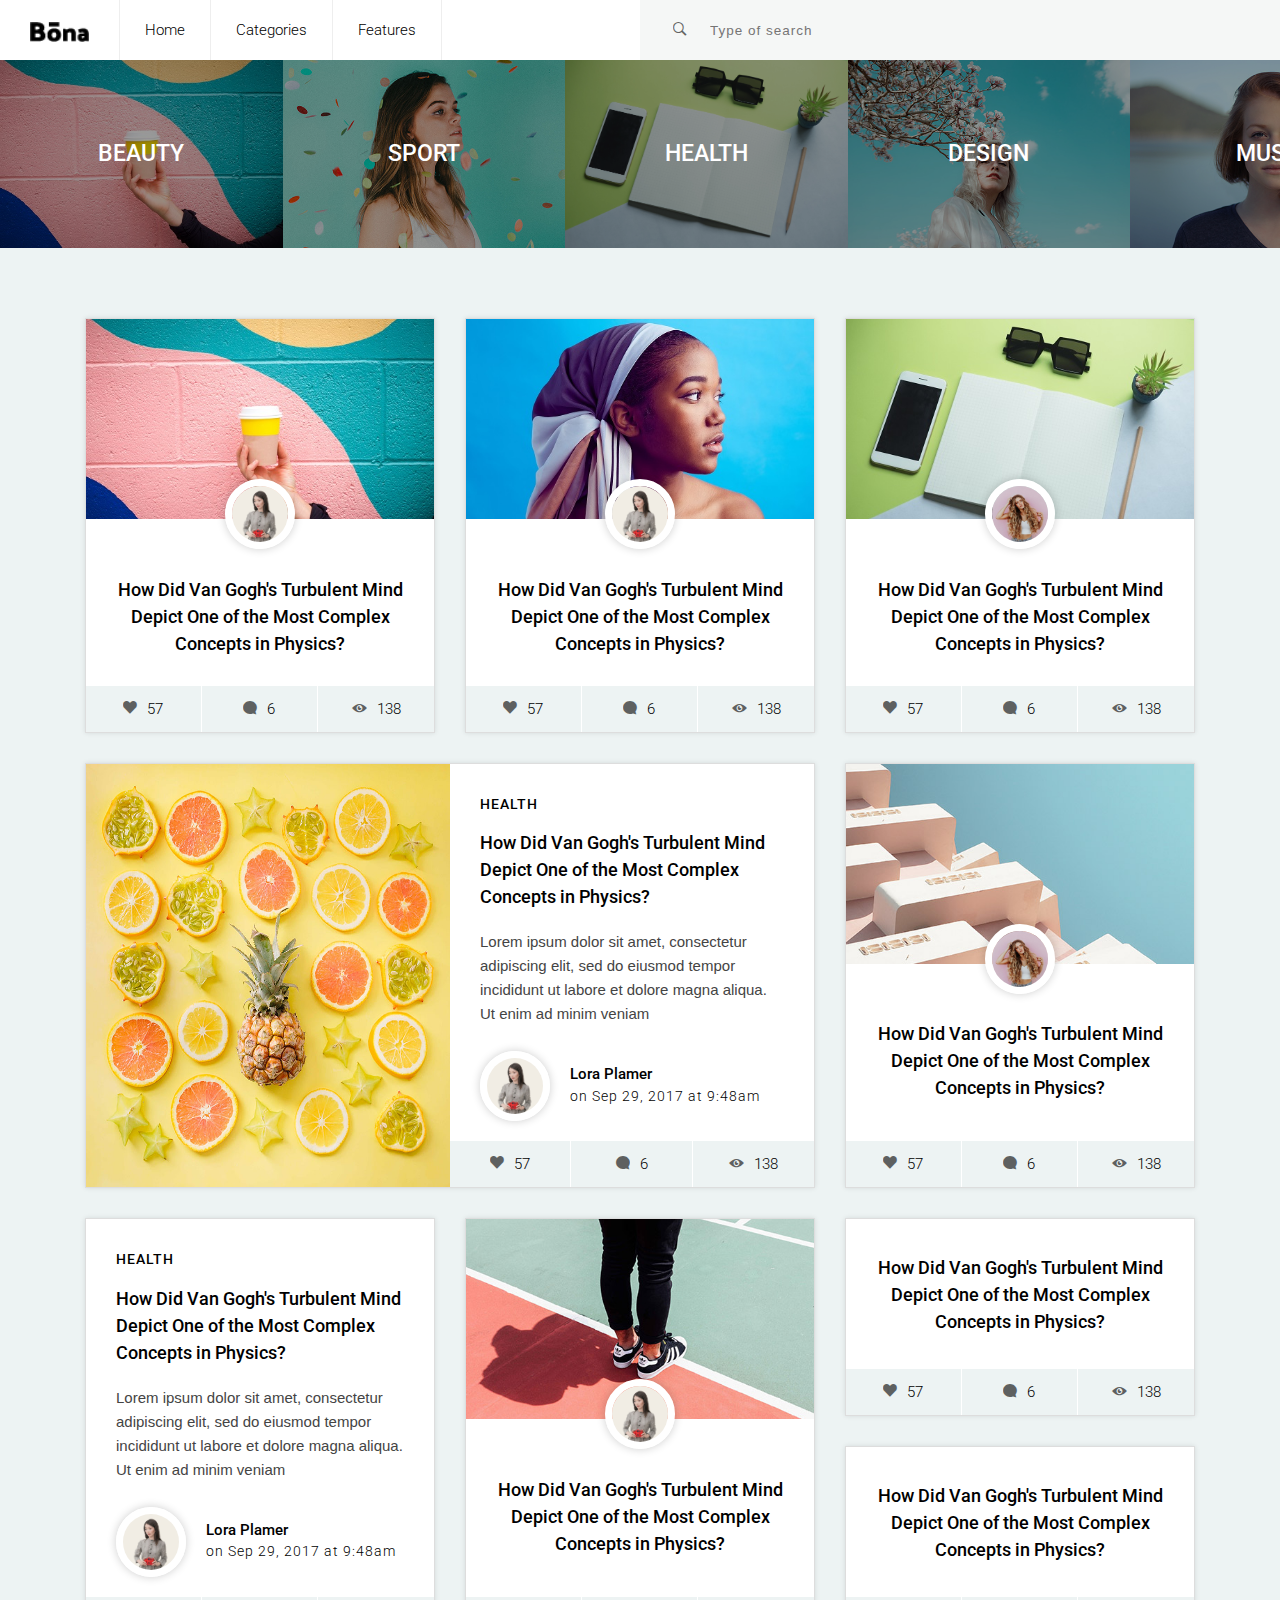
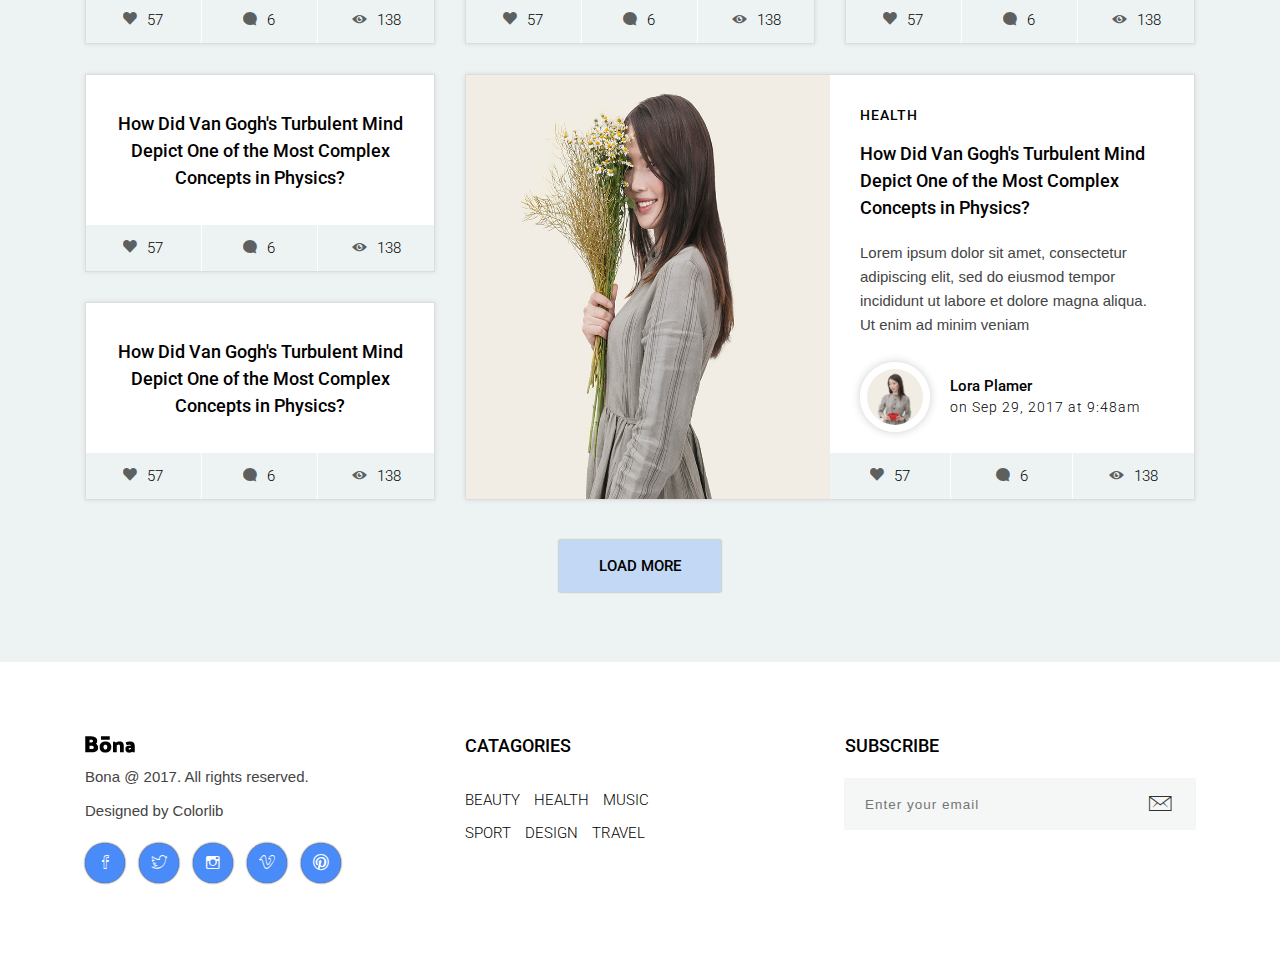
<file: demo/bona/front-page-category.html>
<!DOCTYPE HTML>
<html lang="en">
<head>
	<title>TITLE</title>
	<meta http-equiv="X-UA-Compatible" content="IE=edge">
    <meta name="viewport" content="width=device-width, initial-scale=1">
	<meta charset="UTF-8">


	<!-- Font -->

	<link href="https://fonts.googleapis.com/css?family=Roboto:300,400,500" rel="stylesheet">


	<!-- Stylesheets -->

	<link href="common-css/bootstrap.css" rel="stylesheet">

	<link href="common-css/swiper.css" rel="stylesheet">

	<link href="common-css/ionicons.css" rel="stylesheet">


	<link href="front-page-category/css/styles.css" rel="stylesheet">

	<link href="front-page-category/css/responsive.css" rel="stylesheet">

</head>
<body >

	<header>
		<div class="container-fluid position-relative no-side-padding">

			<a href="#" class="logo"><img src="images/logo.png" alt="Logo Image"></a>

			<div class="menu-nav-icon" data-nav-menu="#main-menu"><i class="ion-navicon"></i></div>

			<ul class="main-menu visible-on-click" id="main-menu">
				<li><a href="#">Home</a></li>
				<li><a href="#">Categories</a></li>
				<li><a href="#">Features</a></li>
			</ul><!-- main-menu -->

			<div class="src-area">
				<form>
					<button class="src-btn" type="submit"><i class="ion-ios-search-strong"></i></button>
					<input class="src-input" type="text" placeholder="Type of search">
				</form>
			</div>

		</div><!-- conatiner -->
	</header>

	<div class="main-slider">
		<div class="swiper-container position-static" data-slide-effect="slide" data-autoheight="false"
			data-swiper-speed="500" data-swiper-autoplay="10000" data-swiper-margin="0" data-swiper-slides-per-view="4"
			data-swiper-breakpoints="true" data-swiper-loop="true" >
			<div class="swiper-wrapper">

				<div class="swiper-slide">
					<a class="slider-category" href="#">
						<div class="blog-image"><img src="images/category-1-400x250.jpg" alt="Blog Image"></div>

						<div class="category">
							<div class="display-table center-text">
								<div class="display-table-cell">
									<h3><b>BEAUTY</b></h3>
								</div>
							</div>
						</div>

					</a>
				</div><!-- swiper-slide -->

				<div class="swiper-slide">
					<a class="slider-category" href="#">
						<div class="blog-image"><img src="images/category-2-400x250.jpg" alt="Blog Image"></div>

						<div class="category">
							<div class="display-table center-text">
								<div class="display-table-cell">
									<h3><b>SPORT</b></h3>
								</div>
							</div>
						</div>

					</a>
				</div><!-- swiper-slide -->

				<div class="swiper-slide">
					<a class="slider-category" href="#">
						<div class="blog-image"><img src="images/category-3-400x250.jpg" alt="Blog Image"></div>

						<div class="category">
							<div class="display-table center-text">
								<div class="display-table-cell">
									<h3><b>HEALTH</b></h3>
								</div>
							</div>
						</div>

					</a>
				</div><!-- swiper-slide -->

				<div class="swiper-slide">
					<a class="slider-category" href="#">
						<div class="blog-image"><img src="images/category-4-400x250.jpg" alt="Blog Image"></div>

						<div class="category">
							<div class="display-table center-text">
								<div class="display-table-cell">
									<h3><b>DESIGN</b></h3>
								</div>
							</div>
						</div>

					</a>
				</div><!-- swiper-slide -->

				<div class="swiper-slide">
					<a class="slider-category" href="#">
						<div class="blog-image"><img src="images/category-5-400x250.jpg" alt="Blog Image"></div>

						<div class="category">
							<div class="display-table center-text">
								<div class="display-table-cell">
									<h3><b>MUSIC</b></h3>
								</div>
							</div>
						</div>

					</a>
				</div><!-- swiper-slide -->

				<div class="swiper-slide">
					<a class="slider-category" href="#">
						<div class="blog-image"><img src="images/category-6-400x250.jpg" alt="Blog Image"></div>

						<div class="category">
							<div class="display-table center-text">
								<div class="display-table-cell">
									<h3><b>MOVIE</b></h3>
								</div>
							</div>
						</div>

					</a>
				</div><!-- swiper-slide -->

			</div><!-- swiper-wrapper -->

		</div><!-- swiper-container -->

	</div><!-- slider -->

	<section class="blog-area section">
		<div class="container">

			<div class="row">

				<div class="col-lg-4 col-md-6">
					<div class="card h-100">
						<div class="single-post post-style-1">

							<div class="blog-image"><img src="images/marion-michele-330691.jpg" alt="Blog Image"></div>

							<a class="avatar" href="#"><img src="images/icons8-team-355979.jpg" alt="Profile Image"></a>

							<div class="blog-info">

								<h4 class="title"><a href="#"><b>How Did Van Gogh's Turbulent Mind Depict One of the Most Complex
								Concepts in Physics?</b></a></h4>

								<ul class="post-footer">
									<li><a href="#"><i class="ion-heart"></i>57</a></li>
									<li><a href="#"><i class="ion-chatbubble"></i>6</a></li>
									<li><a href="#"><i class="ion-eye"></i>138</a></li>
								</ul>

							</div><!-- blog-info -->
						</div><!-- single-post -->
					</div><!-- card -->
				</div><!-- col-lg-4 col-md-6 -->

				<div class="col-lg-4 col-md-6">
					<div class="card h-100">
						<div class="single-post post-style-1">

							<div class="blog-image"><img src="images/audrey-jackson-260657.jpg" alt="Blog Image"></div>

							<a class="avatar" href="#"><img src="images/icons8-team-355979.jpg" alt="Profile Image"></a>

							<div class="blog-info">
								<h4 class="title"><a href="#"><b>How Did Van Gogh's Turbulent Mind Depict One of the Most Complex
									Concepts in Physics?</b></a></h4>

								<ul class="post-footer">
									<li><a href="#"><i class="ion-heart"></i>57</a></li>
									<li><a href="#"><i class="ion-chatbubble"></i>6</a></li>
									<li><a href="#"><i class="ion-eye"></i>138</a></li>
								</ul>
							</div><!-- blog-info -->

						</div><!-- single-post -->

					</div><!-- card -->
				</div><!-- col-lg-4 col-md-6 -->

				<div class="col-lg-4 col-md-6">
					<div class="card h-100">
						<div class="single-post post-style-1">

							<div class="blog-image"><img src="images/pexels-photo-370474.jpeg" alt="Blog Image"></div>

							<a class="avatar" href="#"><img src="images/averie-woodard-319832.jpg" alt="Profile Image"></a>

							<h4 class="title"><a href="#"><b>How Did Van Gogh's Turbulent Mind Depict One of the Most Complex
								Concepts in Physics?</b></a></h4>

							<ul class="post-footer">
								<li><a href="#"><i class="ion-heart"></i>57</a></li>
								<li><a href="#"><i class="ion-chatbubble"></i>6</a></li>
								<li><a href="#"><i class="ion-eye"></i>138</a></li>
							</ul>

						</div><!-- single-post -->
					</div><!-- card -->
				</div><!-- col-lg-4 col-md-6 -->

				<div class="col-lg-8 col-md-12">
					<div class="card h-100">
						<div class="single-post post-style-2">

							<div class="blog-image"><img src="images/brooke-lark-194251.jpg" alt="Blog Image"></div>

							<div class="blog-info">

								<h6 class="pre-title"><a href="#"><b>HEALTH</b></a></h6>

								<h4 class="title"><a href="#"><b>How Did Van Gogh's Turbulent Mind Depict One of the Most Complex
									Concepts in Physics?</b></a></h4>

								<p>Lorem ipsum dolor sit amet, consectetur adipiscing elit, sed do eiusmod tempor incididunt
									ut labore et dolore magna aliqua. Ut enim ad minim veniam</p>

								<div class="avatar-area">
									<a class="avatar" href="#"><img src="images/icons8-team-355979.jpg" alt="Profile Image"></a>
									<div class="right-area">
										<a class="name" href="#"><b>Lora Plamer</b></a>
										<h6 class="date" href="#">on Sep 29, 2017 at 9:48am</h6>
									</div>
								</div>

								<ul class="post-footer">
									<li><a href="#"><i class="ion-heart"></i>57</a></li>
									<li><a href="#"><i class="ion-chatbubble"></i>6</a></li>
									<li><a href="#"><i class="ion-eye"></i>138</a></li>
								</ul>

							</div><!-- blog-right -->

						</div><!-- single-post extra-blog -->

					</div><!-- card -->
				</div><!-- col-lg-8 col-md-12 -->

				<div class="col-lg-4 col-md-6">
					<div class="card h-100">
						<div class="single-post post-style-1">

							<div class="blog-image"><img src="images/dmitri-popov-326976.jpg" alt="Blog Image"></div>

							<a class="avatar" href="#"><img src="images/averie-woodard-319832.jpg" alt="Profile Image"></a>

							<h4 class="title"><a href="#"><b>How Did Van Gogh's Turbulent Mind Depict One of the Most Complex
								Concepts in Physics?</b></a></h4>

							<ul class="post-footer">
								<li><a href="#"><i class="ion-heart"></i>57</a></li>
								<li><a href="#"><i class="ion-chatbubble"></i>6</a></li>
								<li><a href="#"><i class="ion-eye"></i>138</a></li>
							</ul>

						</div><!-- single-post -->
					</div><!-- card -->
				</div><!-- col-lg-4 col-md-6 -->

				<div class="col-lg-4 col-md-6">
					<div class="card h-100">

						<div class="single-post post-style-2 post-style-3">

							<div class="blog-info">

								<h6 class="pre-title"><a href="#"><b>HEALTH</b></a></h6>

								<h4 class="title"><a href="#"><b>How Did Van Gogh's Turbulent Mind Depict One of the Most Complex
									Concepts in Physics?</b></a></h4>

								<p>Lorem ipsum dolor sit amet, consectetur adipiscing elit, sed do eiusmod tempor incididunt
									ut labore et dolore magna aliqua. Ut enim ad minim veniam</p>

								<div class="avatar-area">
									<a class="avatar" href="#"><img src="images/icons8-team-355979.jpg" alt="Profile Image"></a>
									<div class="right-area">
										<a class="name" href="#"><b>Lora Plamer</b></a>
										<h6 class="date" href="#">on Sep 29, 2017 at 9:48am</h6>
									</div>
								</div>

								<ul class="post-footer">
									<li><a href="#"><i class="ion-heart"></i>57</a></li>
									<li><a href="#"><i class="ion-chatbubble"></i>6</a></li>
									<li><a href="#"><i class="ion-eye"></i>138</a></li>
								</ul>

							</div><!-- blog-right -->

						</div><!-- single-post extra-blog -->

					</div><!-- card -->
				</div><!-- col-lg-4 col-md-6 -->

				<div class="col-lg-4 col-md-6">
					<div class="card h-100">
						<div class="single-post post-style-1">

							<div class="blog-image"><img src="images/ben-o-sullivan-382817.jpg" alt="Blog Image"></div>

							<a class="avatar" href="#"><img src="images/icons8-team-355979.jpg" alt="Profile Image"></a>

							<div class="blog-info">
								<h4 class="title"><a href="#"><b>How Did Van Gogh's Turbulent Mind Depict One of the Most Complex
									Concepts in Physics?</b></a></h4>

								<ul class="post-footer">
									<li><a href="#"><i class="ion-heart"></i>57</a></li>
									<li><a href="#"><i class="ion-chatbubble"></i>6</a></li>
									<li><a href="#"><i class="ion-eye"></i>138</a></li>
								</ul>
							</div><!-- blog-info -->

						</div><!-- single-post -->

					</div><!-- card -->
				</div><!-- col-lg-4 col-md-6 -->

				<div class="col-lg-4 col-md-6">
					<div class="card h-100">

						<div class="single-post post-style-4">

							<div class="display-table">
								<h4 class="title display-table-cell"><a href="#"><b>How Did Van Gogh's Turbulent Mind Depict One of the Most Complex
									Concepts in Physics?</b></a></h4>
							</div>

							<ul class="post-footer">
								<li><a href="#"><i class="ion-heart"></i>57</a></li>
								<li><a href="#"><i class="ion-chatbubble"></i>6</a></li>
								<li><a href="#"><i class="ion-eye"></i>138</a></li>
							</ul>

						</div><!-- single-post -->

						<div class="single-post">

							<div class="display-table">
								<h4 class="title display-table-cell"><a href="#"><b>How Did Van Gogh's Turbulent Mind Depict One of the Most Complex
									Concepts in Physics?</b></a></h4>
							</div>

							<ul class="post-footer">
								<li><a href="#"><i class="ion-heart"></i>57</a></li>
								<li><a href="#"><i class="ion-chatbubble"></i>6</a></li>
								<li><a href="#"><i class="ion-eye"></i>138</a></li>
							</ul>

						</div><!-- single-post -->

					</div><!-- card -->
				</div><!-- col-lg-4 col-md-6 -->

				<div class="col-lg-4 col-md-6">
					<div class="card h-100">

						<div class="single-post post-style-4">

							<div class="display-table">
								<h4 class="title display-table-cell"><a href="#"><b>How Did Van Gogh's Turbulent Mind Depict One of the Most Complex
									Concepts in Physics?</b></a></h4>
							</div>

							<ul class="post-footer">
								<li><a href="#"><i class="ion-heart"></i>57</a></li>
								<li><a href="#"><i class="ion-chatbubble"></i>6</a></li>
								<li><a href="#"><i class="ion-eye"></i>138</a></li>
							</ul>

						</div><!-- single-post -->

						<div class="single-post">

							<div class="display-table">
								<h4 class="title display-table-cell"><a href="#"><b>How Did Van Gogh's Turbulent Mind Depict One of the Most Complex
									Concepts in Physics?</b></a></h4>
							</div>

							<ul class="post-footer">
								<li><a href="#"><i class="ion-heart"></i>57</a></li>
								<li><a href="#"><i class="ion-chatbubble"></i>6</a></li>
								<li><a href="#"><i class="ion-eye"></i>138</a></li>
							</ul>

						</div><!-- single-post -->

					</div><!-- card -->
				</div><!-- col-lg-4 col-md-6 -->

				<div class="col-lg-8 col-md-12">
					<div class="card h-100">
						<div class="single-post post-style-2">

							<div class="blog-image"><img src="images/icons8-team-355990.jpg" alt="Blog Image"></div>

							<div class="blog-info">

								<h6 class="pre-title"><a href="#"><b>HEALTH</b></a></h6>

								<h4 class="title"><a href="#"><b>How Did Van Gogh's Turbulent Mind Depict One of the Most Complex
									Concepts in Physics?</b></a></h4>

								<p>Lorem ipsum dolor sit amet, consectetur adipiscing elit, sed do eiusmod tempor incididunt
									ut labore et dolore magna aliqua. Ut enim ad minim veniam</p>

								<div class="avatar-area">
									<a class="avatar" href="#"><img src="images/icons8-team-355979.jpg" alt="Profile Image"></a>
									<div class="right-area">
										<a class="name" href="#"><b>Lora Plamer</b></a>
										<h6 class="date" href="#">on Sep 29, 2017 at 9:48am</h6>
									</div>
								</div>

								<ul class="post-footer">
									<li><a href="#"><i class="ion-heart"></i>57</a></li>
									<li><a href="#"><i class="ion-chatbubble"></i>6</a></li>
									<li><a href="#"><i class="ion-eye"></i>138</a></li>
								</ul>

							</div><!-- blog-right -->

						</div><!-- single-post extra-blog -->

					</div><!-- card -->
				</div><!-- col-lg-8 col-md-12 -->

			</div><!-- row -->

			<a class="load-more-btn" href="#"><b>LOAD MORE</b></a>

		</div><!-- container -->
	</section><!-- section -->


	<footer>

		<div class="container">
			<div class="row">

				<div class="col-lg-4 col-md-6">
					<div class="footer-section">

						<a class="logo" href="#"><img src="images/logo.png" alt="Logo Image"></a>
						<p class="copyright">Bona @ 2017. All rights reserved.</p>
						<p class="copyright">Designed by <a href="https://colorlib.com" target="_blank">Colorlib</a></p>
						<ul class="icons">
							<li><a href="#"><i class="ion-social-facebook-outline"></i></a></li>
							<li><a href="#"><i class="ion-social-twitter-outline"></i></a></li>
							<li><a href="#"><i class="ion-social-instagram-outline"></i></a></li>
							<li><a href="#"><i class="ion-social-vimeo-outline"></i></a></li>
							<li><a href="#"><i class="ion-social-pinterest-outline"></i></a></li>
						</ul>

					</div><!-- footer-section -->
				</div><!-- col-lg-4 col-md-6 -->

				<div class="col-lg-4 col-md-6">
						<div class="footer-section">
						<h4 class="title"><b>CATAGORIES</b></h4>
						<ul>
							<li><a href="#">BEAUTY</a></li>
							<li><a href="#">HEALTH</a></li>
							<li><a href="#">MUSIC</a></li>
						</ul>
						<ul>
							<li><a href="#">SPORT</a></li>
							<li><a href="#">DESIGN</a></li>
							<li><a href="#">TRAVEL</a></li>
						</ul>
					</div><!-- footer-section -->
				</div><!-- col-lg-4 col-md-6 -->

				<div class="col-lg-4 col-md-6">
					<div class="footer-section">

						<h4 class="title"><b>SUBSCRIBE</b></h4>
						<div class="input-area">
							<form>
								<input class="email-input" type="text" placeholder="Enter your email">
								<button class="submit-btn" type="submit"><i class="icon ion-ios-email-outline"></i></button>
							</form>
						</div>

					</div><!-- footer-section -->
				</div><!-- col-lg-4 col-md-6 -->

			</div><!-- row -->
		</div><!-- container -->
	</footer>


	<!-- SCIPTS -->

	<script src="common-js/jquery-3.1.1.min.js"></script>

	<script src="common-js/tether.min.js"></script>

	<script src="common-js/bootstrap.js"></script>

	<script src="common-js/swiper.js"></script>

	<script src="common-js/scripts.js"></script>

</body>
</html>
</file>
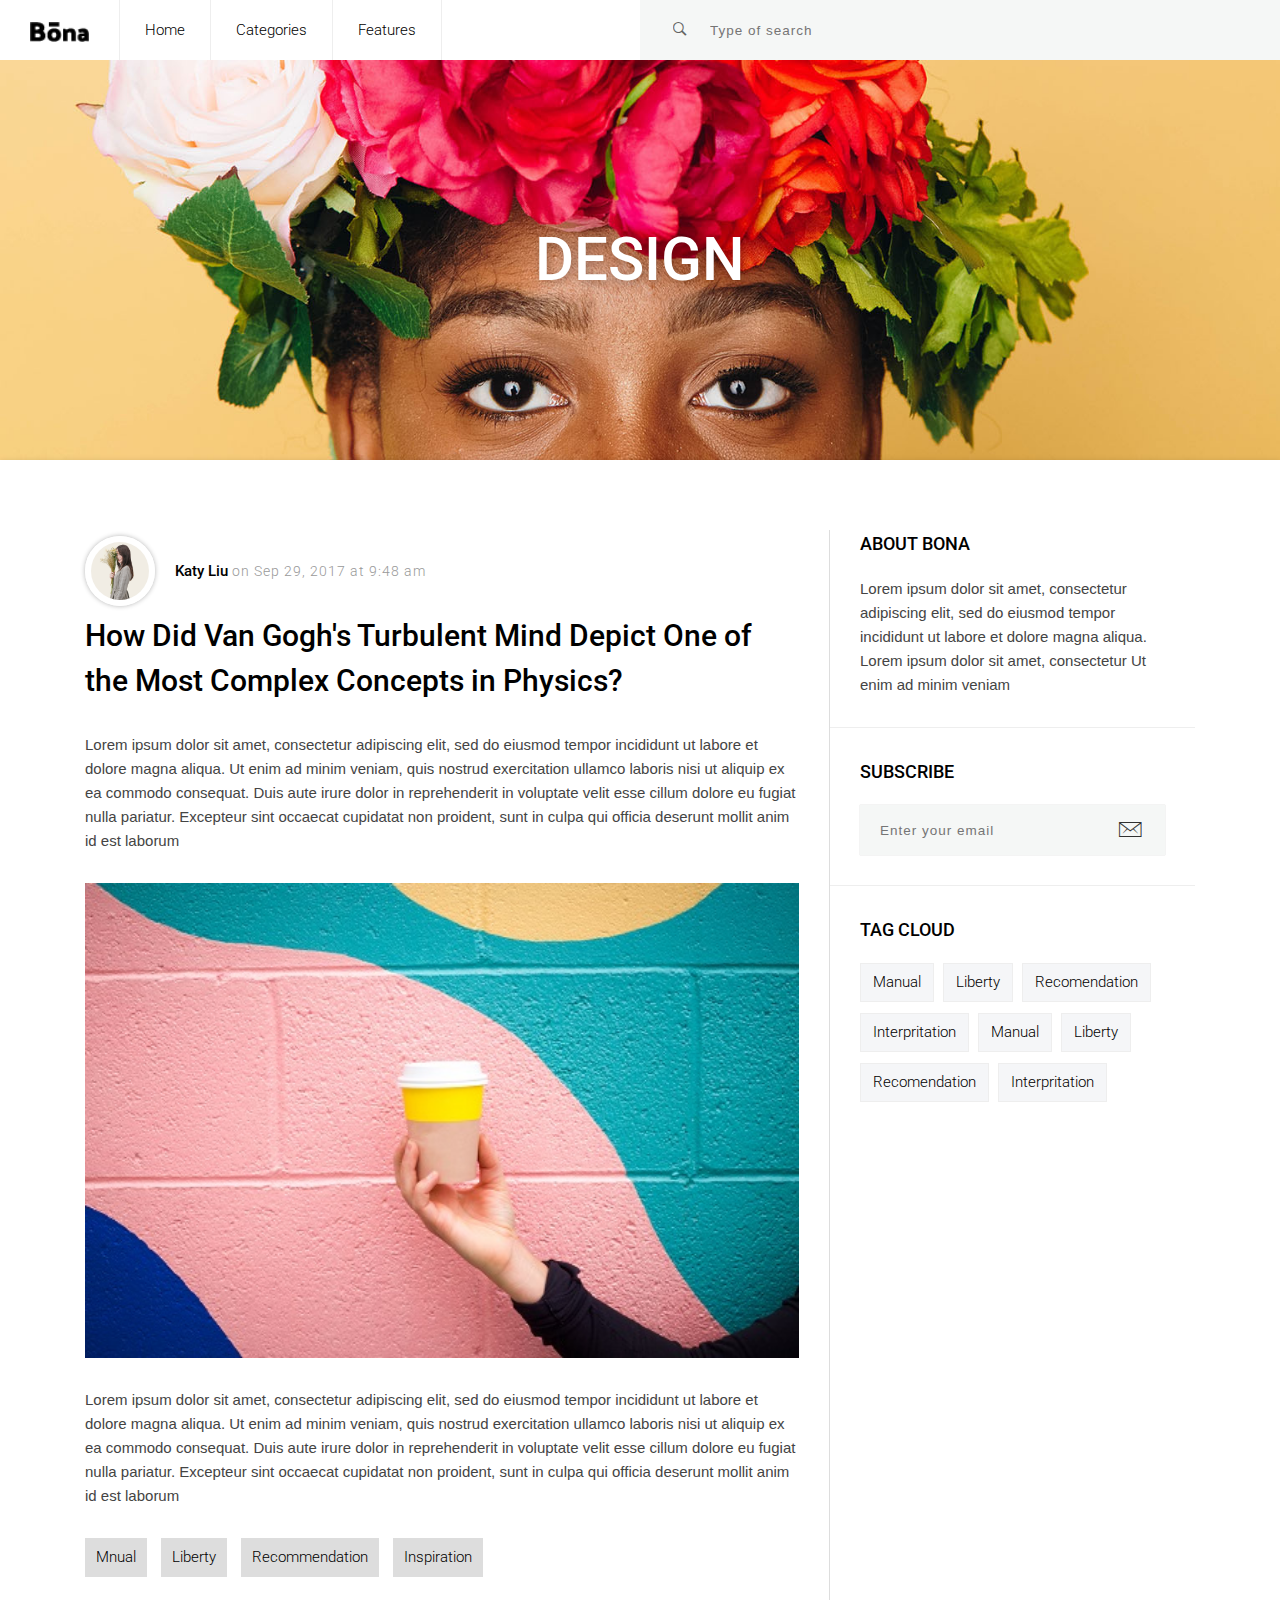
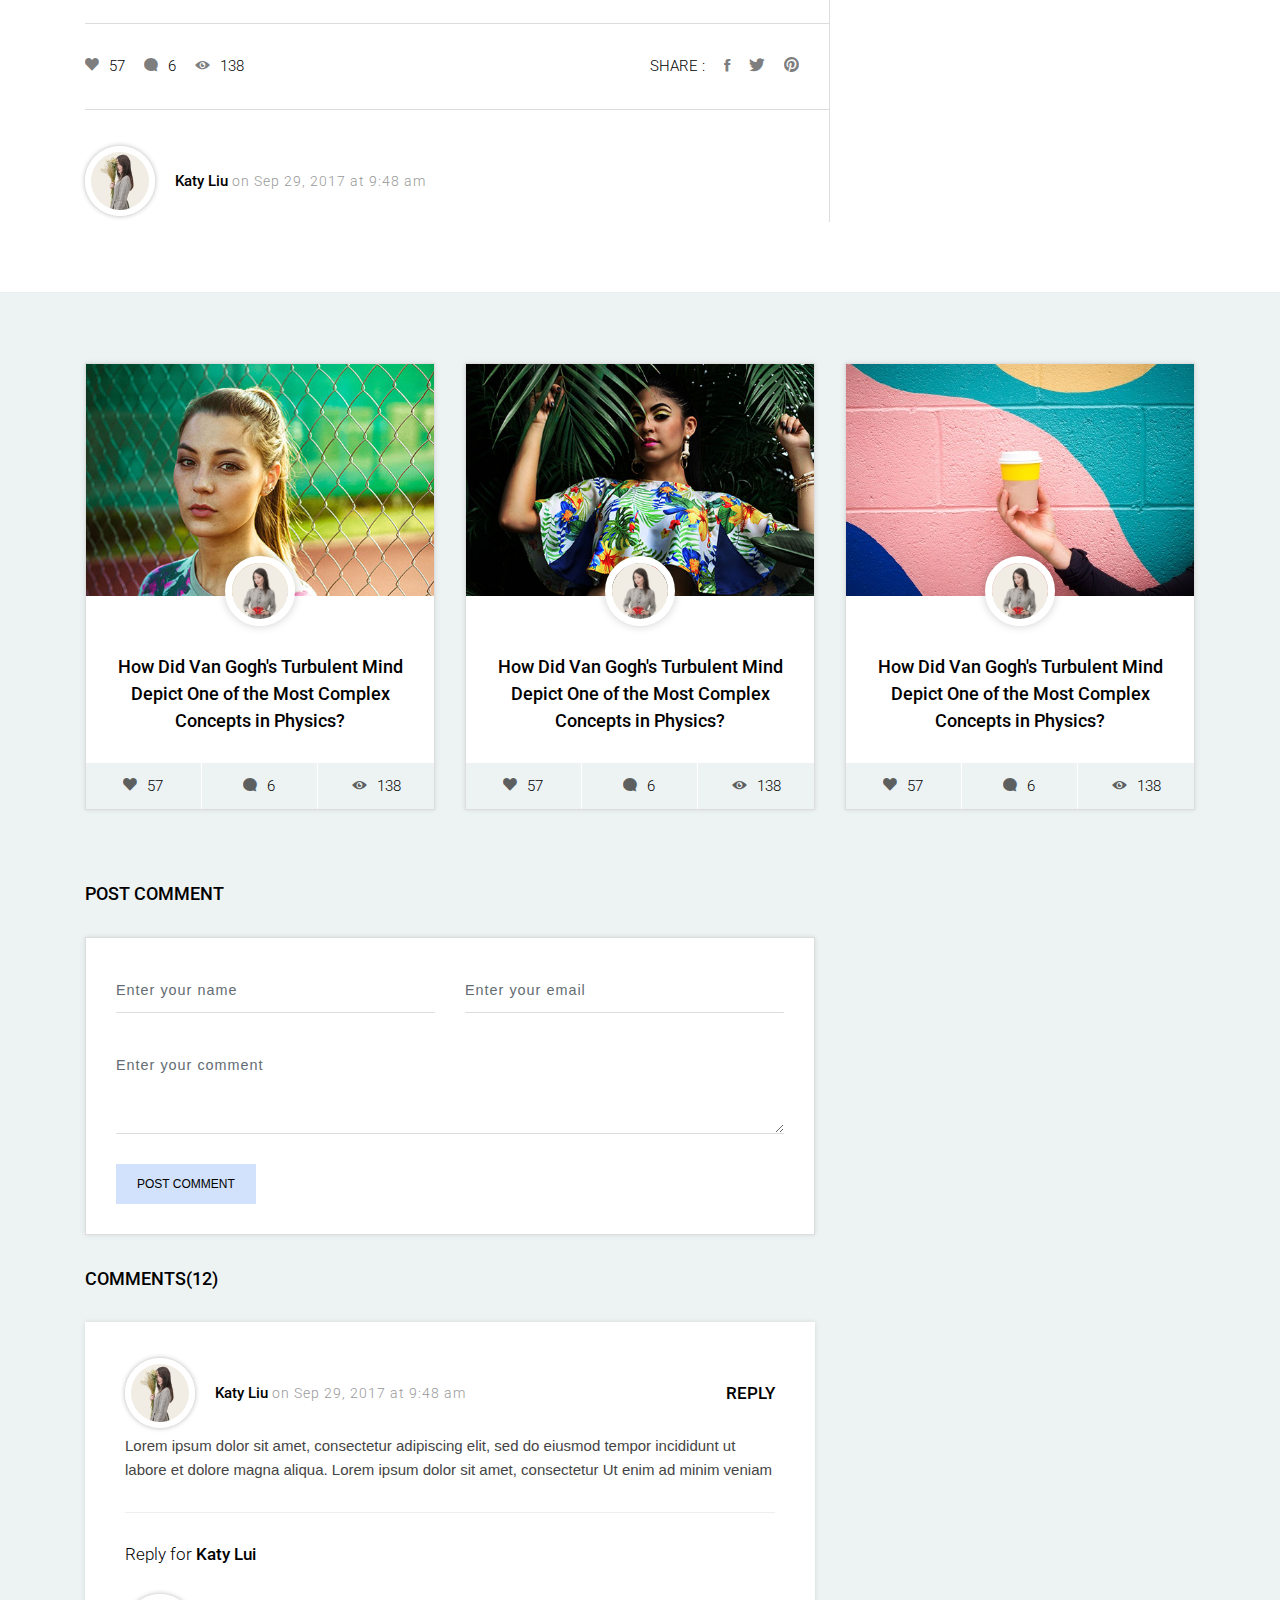
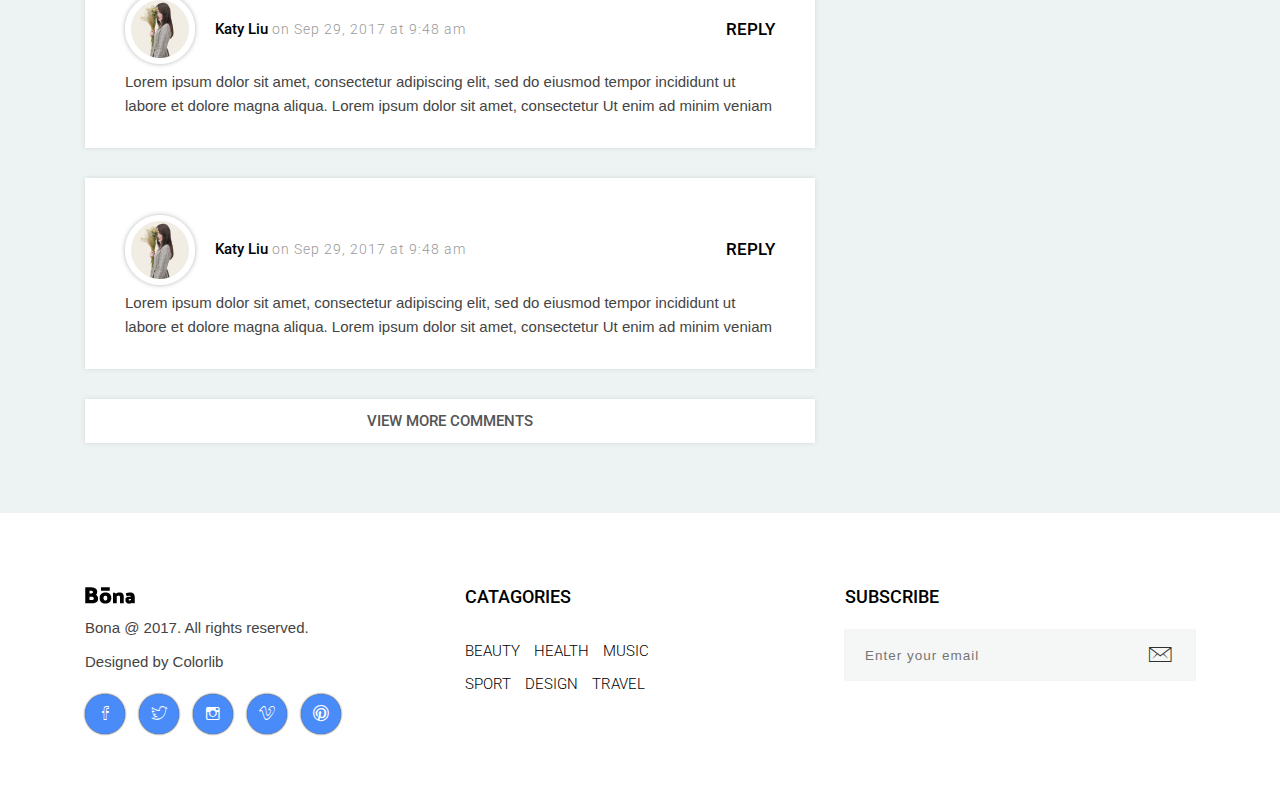
<file: demo/bona/single-post-1.html>
<!DOCTYPE HTML>
<html lang="en">
<head>
	<title>TITLE</title>
	<meta http-equiv="X-UA-Compatible" content="IE=edge">
    <meta name="viewport" content="width=device-width, initial-scale=1">
	<meta charset="UTF-8">


	<!-- Font -->

	<link href="https://fonts.googleapis.com/css?family=Roboto:300,400,500" rel="stylesheet">


	<!-- Stylesheets -->

	<link href="common-css/bootstrap.css" rel="stylesheet">

	<link href="common-css/ionicons.css" rel="stylesheet">


	<link href="single-post-1/css/styles.css" rel="stylesheet">

	<link href="single-post-1/css/responsive.css" rel="stylesheet">

</head>
<body >

	<header>
		<div class="container-fluid position-relative no-side-padding">

			<a href="#" class="logo"><img src="images/logo.png" alt="Logo Image"></a>

			<div class="menu-nav-icon" data-nav-menu="#main-menu"><i class="ion-navicon"></i></div>

			<ul class="main-menu visible-on-click" id="main-menu">
				<li><a href="#">Home</a></li>
				<li><a href="#">Categories</a></li>
				<li><a href="#">Features</a></li>
			</ul><!-- main-menu -->

			<div class="src-area">
				<form>
					<button class="src-btn" type="submit"><i class="ion-ios-search-strong"></i></button>
					<input class="src-input" type="text" placeholder="Type of search">
				</form>
			</div>

		</div><!-- conatiner -->
	</header>


	<div class="slider">
		<div class="display-table  center-text">
			<h1 class="title display-table-cell"><b>DESIGN</b></h1>
		</div>
	</div><!-- slider -->

	<section class="post-area section">
		<div class="container">

			<div class="row">

				<div class="col-lg-8 col-md-12 no-right-padding">

					<div class="main-post">

						<div class="blog-post-inner">

							<div class="post-info">

								<div class="left-area">
									<a class="avatar" href="#"><img src="images/avatar-1-120x120.jpg" alt="Profile Image"></a>
								</div>

								<div class="middle-area">
									<a class="name" href="#"><b>Katy Liu</b></a>
									<h6 class="date">on Sep 29, 2017 at 9:48 am</h6>
								</div>

							</div><!-- post-info -->

							<h3 class="title"><a href="#"><b>How Did Van Gogh's Turbulent Mind Depict One of the Most Complex Concepts in Physics?</b></a></h3>

							<p class="para">Lorem ipsum dolor sit amet, consectetur adipiscing elit, sed do eiusmod tempor incididunt ut labore et
							dolore magna aliqua. Ut enim ad minim veniam, quis nostrud exercitation ullamco laboris nisi ut aliquip ex
							ea commodo consequat. Duis aute irure dolor in reprehenderit in voluptate velit esse cillum dolore eu fugiat
							nulla pariatur. Excepteur sint
							occaecat cupidatat non proident, sunt in culpa qui officia deserunt mollit anim id est laborum</p>

							<div class="post-image"><img src="images/blog-1-1000x600.jpg" alt="Blog Image"></div>

							<p class="para">Lorem ipsum dolor sit amet, consectetur adipiscing elit, sed do eiusmod tempor incididunt ut labore et
							dolore magna aliqua. Ut enim ad minim veniam, quis nostrud exercitation ullamco laboris nisi ut aliquip ex
							ea commodo consequat. Duis aute irure dolor in reprehenderit in voluptate velit esse cillum dolore eu fugiat
							nulla pariatur. Excepteur sint
							occaecat cupidatat non proident, sunt in culpa qui officia deserunt mollit anim id est laborum</p>

							<ul class="tags">
								<li><a href="#">Mnual</a></li>
								<li><a href="#">Liberty</a></li>
								<li><a href="#">Recommendation</a></li>
								<li><a href="#">Inspiration</a></li>
							</ul>
						</div><!-- blog-post-inner -->

						<div class="post-icons-area">
							<ul class="post-icons">
								<li><a href="#"><i class="ion-heart"></i>57</a></li>
								<li><a href="#"><i class="ion-chatbubble"></i>6</a></li>
								<li><a href="#"><i class="ion-eye"></i>138</a></li>
							</ul>

							<ul class="icons">
								<li>SHARE : </li>
								<li><a href="#"><i class="ion-social-facebook"></i></a></li>
								<li><a href="#"><i class="ion-social-twitter"></i></a></li>
								<li><a href="#"><i class="ion-social-pinterest"></i></a></li>
							</ul>
						</div>

						<div class="post-footer post-info">

							<div class="left-area">
								<a class="avatar" href="#"><img src="images/avatar-1-120x120.jpg" alt="Profile Image"></a>
							</div>

							<div class="middle-area">
								<a class="name" href="#"><b>Katy Liu</b></a>
								<h6 class="date">on Sep 29, 2017 at 9:48 am</h6>
							</div>

						</div><!-- post-info -->


					</div><!-- main-post -->
				</div><!-- col-lg-8 col-md-12 -->

				<div class="col-lg-4 col-md-12 no-left-padding">

					<div class="single-post info-area">

						<div class="sidebar-area about-area">
							<h4 class="title"><b>ABOUT BONA</b></h4>
							<p>Lorem ipsum dolor sit amet, consectetur adipiscing elit, sed do eiusmod tempor incididunt
								ut labore et dolore magna aliqua. Lorem ipsum dolor sit amet, consectetur
								Ut enim ad minim veniam</p>
						</div>

						<div class="sidebar-area subscribe-area">

							<h4 class="title"><b>SUBSCRIBE</b></h4>
							<div class="input-area">
								<form>
									<input class="email-input" type="text" placeholder="Enter your email">
									<button class="submit-btn" type="submit"><i class="icon ion-ios-email-outline"></i></button>
								</form>
							</div>

						</div><!-- subscribe-area -->

						<div class="tag-area">

							<h4 class="title"><b>TAG CLOUD</b></h4>
							<ul>
								<li><a href="#">Manual</a></li>
								<li><a href="#">Liberty</a></li>
								<li><a href="#">Recomendation</a></li>
								<li><a href="#">Interpritation</a></li>
								<li><a href="#">Manual</a></li>
								<li><a href="#">Liberty</a></li>
								<li><a href="#">Recomendation</a></li>
								<li><a href="#">Interpritation</a></li>
							</ul>

						</div><!-- subscribe-area -->

					</div><!-- info-area -->

				</div><!-- col-lg-4 col-md-12 -->

			</div><!-- row -->

		</div><!-- container -->
	</section><!-- post-area -->


	<section class="recomended-area section">
		<div class="container">
			<div class="row">

				<div class="col-lg-4 col-md-6">
					<div class="card h-100">
						<div class="single-post post-style-1">

							<div class="blog-image"><img src="images/alex-lambley-205711.jpg" alt="Blog Image"></div>

							<a class="avatar" href="#"><img src="images/icons8-team-355979.jpg" alt="Profile Image"></a>

							<div class="blog-info">

								<h4 class="title"><a href="#"><b>How Did Van Gogh's Turbulent Mind Depict One of the Most Complex
								Concepts in Physics?</b></a></h4>

								<ul class="post-footer">
									<li><a href="#"><i class="ion-heart"></i>57</a></li>
									<li><a href="#"><i class="ion-chatbubble"></i>6</a></li>
									<li><a href="#"><i class="ion-eye"></i>138</a></li>
								</ul>

							</div><!-- blog-info -->
						</div><!-- single-post -->
					</div><!-- card -->
				</div><!-- col-md-6 col-sm-12 -->

				<div class="col-lg-4 col-md-6">
					<div class="card h-100">
						<div class="single-post post-style-1">

							<div class="blog-image"><img src="images/caroline-veronez-165944.jpg" alt="Blog Image"></div>

							<a class="avatar" href="#"><img src="images/icons8-team-355979.jpg" alt="Profile Image"></a>

							<div class="blog-info">
								<h4 class="title"><a href="#"><b>How Did Van Gogh's Turbulent Mind Depict One of the Most Complex
									Concepts in Physics?</b></a></h4>

								<ul class="post-footer">
									<li><a href="#"><i class="ion-heart"></i>57</a></li>
									<li><a href="#"><i class="ion-chatbubble"></i>6</a></li>
									<li><a href="#"><i class="ion-eye"></i>138</a></li>
								</ul>
							</div><!-- blog-info -->

						</div><!-- single-post -->

					</div><!-- card -->
				</div><!-- col-md-6 col-sm-12 -->

				<div class="col-lg-4 col-md-6">
					<div class="card h-100">
						<div class="single-post post-style-1">

							<div class="blog-image"><img src="images/marion-michele-330691.jpg" alt="Blog Image"></div>

							<a class="avatar" href="#"><img src="images/icons8-team-355979.jpg" alt="Profile Image"></a>

							<div class="blog-info">
								<h4 class="title"><a href="#"><b>How Did Van Gogh's Turbulent Mind Depict One of the Most Complex
									Concepts in Physics?</b></a></h4>

								<ul class="post-footer">
									<li><a href="#"><i class="ion-heart"></i>57</a></li>
									<li><a href="#"><i class="ion-chatbubble"></i>6</a></li>
									<li><a href="#"><i class="ion-eye"></i>138</a></li>
								</ul>
							</div><!-- blog-info -->

						</div><!-- single-post -->

					</div><!-- card -->
				</div><!-- col-md-6 col-sm-12 -->

			</div><!-- row -->

		</div><!-- container -->
	</section>

	<section class="comment-section">
		<div class="container">
			<h4><b>POST COMMENT</b></h4>
			<div class="row">

				<div class="col-lg-8 col-md-12">
					<div class="comment-form">
						<form method="post">
							<div class="row">

								<div class="col-sm-6">
									<input type="text" aria-required="true" name="contact-form-name" class="form-control"
										placeholder="Enter your name" aria-invalid="true" required >
								</div><!-- col-sm-6 -->
								<div class="col-sm-6">
									<input type="email" aria-required="true" name="contact-form-email" class="form-control"
										placeholder="Enter your email" aria-invalid="true" required>
								</div><!-- col-sm-6 -->

								<div class="col-sm-12">
									<textarea name="contact-form-message" rows="2" class="text-area-messge form-control"
										placeholder="Enter your comment" aria-required="true" aria-invalid="false"></textarea >
								</div><!-- col-sm-12 -->
								<div class="col-sm-12">
									<button class="submit-btn" type="submit" id="form-submit"><b>POST COMMENT</b></button>
								</div><!-- col-sm-12 -->

							</div><!-- row -->
						</form>
					</div><!-- comment-form -->

					<h4><b>COMMENTS(12)</b></h4>

					<div class="commnets-area">

						<div class="comment">

							<div class="post-info">

								<div class="left-area">
									<a class="avatar" href="#"><img src="images/avatar-1-120x120.jpg" alt="Profile Image"></a>
								</div>

								<div class="middle-area">
									<a class="name" href="#"><b>Katy Liu</b></a>
									<h6 class="date">on Sep 29, 2017 at 9:48 am</h6>
								</div>

								<div class="right-area">
									<h5 class="reply-btn" ><a href="#"><b>REPLY</b></a></h5>
								</div>

							</div><!-- post-info -->

							<p>Lorem ipsum dolor sit amet, consectetur adipiscing elit, sed do eiusmod tempor incididunt
								ut labore et dolore magna aliqua. Lorem ipsum dolor sit amet, consectetur
								Ut enim ad minim veniam</p>

						</div>

						<div class="comment">
							<h5 class="reply-for">Reply for <a href="#"><b>Katy Lui</b></a></h5>

							<div class="post-info">

								<div class="left-area">
									<a class="avatar" href="#"><img src="images/avatar-1-120x120.jpg" alt="Profile Image"></a>
								</div>

								<div class="middle-area">
									<a class="name" href="#"><b>Katy Liu</b></a>
									<h6 class="date">on Sep 29, 2017 at 9:48 am</h6>
								</div>

								<div class="right-area">
									<h5 class="reply-btn" ><a href="#"><b>REPLY</b></a></h5>
								</div>

							</div><!-- post-info -->

							<p>Lorem ipsum dolor sit amet, consectetur adipiscing elit, sed do eiusmod tempor incididunt
								ut labore et dolore magna aliqua. Lorem ipsum dolor sit amet, consectetur
								Ut enim ad minim veniam</p>

						</div>

					</div><!-- commnets-area -->

					<div class="commnets-area ">

						<div class="comment">

							<div class="post-info">

								<div class="left-area">
									<a class="avatar" href="#"><img src="images/avatar-1-120x120.jpg" alt="Profile Image"></a>
								</div>

								<div class="middle-area">
									<a class="name" href="#"><b>Katy Liu</b></a>
									<h6 class="date">on Sep 29, 2017 at 9:48 am</h6>
								</div>

								<div class="right-area">
									<h5 class="reply-btn" ><a href="#"><b>REPLY</b></a></h5>
								</div>

							</div><!-- post-info -->

							<p>Lorem ipsum dolor sit amet, consectetur adipiscing elit, sed do eiusmod tempor incididunt
								ut labore et dolore magna aliqua. Lorem ipsum dolor sit amet, consectetur
								Ut enim ad minim veniam</p>

						</div>

					</div><!-- commnets-area -->

					<a class="more-comment-btn" href="#"><b>VIEW MORE COMMENTS</a>

				</div><!-- col-lg-8 col-md-12 -->

			</div><!-- row -->

		</div><!-- container -->
	</section>

	<footer>

		<div class="container">
			<div class="row">

				<div class="col-lg-4 col-md-6">
					<div class="footer-section">

						<a class="logo" href="#"><img src="images/logo.png" alt="Logo Image"></a>
						<p class="copyright">Bona @ 2017. All rights reserved.</p>
						<p class="copyright">Designed by <a href="https://colorlib.com" target="_blank">Colorlib</a></p>
						<ul class="icons">
							<li><a href="#"><i class="ion-social-facebook-outline"></i></a></li>
							<li><a href="#"><i class="ion-social-twitter-outline"></i></a></li>
							<li><a href="#"><i class="ion-social-instagram-outline"></i></a></li>
							<li><a href="#"><i class="ion-social-vimeo-outline"></i></a></li>
							<li><a href="#"><i class="ion-social-pinterest-outline"></i></a></li>
						</ul>

					</div><!-- footer-section -->
				</div><!-- col-lg-4 col-md-6 -->

				<div class="col-lg-4 col-md-6">
						<div class="footer-section">
						<h4 class="title"><b>CATAGORIES</b></h4>
						<ul>
							<li><a href="#">BEAUTY</a></li>
							<li><a href="#">HEALTH</a></li>
							<li><a href="#">MUSIC</a></li>
						</ul>
						<ul>
							<li><a href="#">SPORT</a></li>
							<li><a href="#">DESIGN</a></li>
							<li><a href="#">TRAVEL</a></li>
						</ul>
					</div><!-- footer-section -->
				</div><!-- col-lg-4 col-md-6 -->

				<div class="col-lg-4 col-md-6">
					<div class="footer-section">

						<h4 class="title"><b>SUBSCRIBE</b></h4>
						<div class="input-area">
							<form>
								<input class="email-input" type="text" placeholder="Enter your email">
								<button class="submit-btn" type="submit"><i class="icon ion-ios-email-outline"></i></button>
							</form>
						</div>

					</div><!-- footer-section -->
				</div><!-- col-lg-4 col-md-6 -->

			</div><!-- row -->
		</div><!-- container -->
	</footer>


	<!-- SCIPTS -->

	<script src="common-js/jquery-3.1.1.min.js"></script>

	<script src="common-js/tether.min.js"></script>

	<script src="common-js/bootstrap.js"></script>

	<script src="common-js/scripts.js"></script>

</body>
</html>
</file>
<file: assets/css/noscript.css>
/*
	Phantom by HTML5 UP
	html5up.net | @ajlkn
	Free for personal and commercial use under the CCA 3.0 license (html5up.net/license)
*/

/* Tiles */

	body.is-preload .tiles article {
		-moz-transform: none;
		-webkit-transform: none;
		-ms-transform: none;
		transform: none;
		opacity: 1;
		
	}
</file>
<file: colorlib-search-1/css/main.css>
html {
  line-height: 1.15;
  /* 1 */
  -ms-text-size-adjust: 100%;
  /* 2 */
  -webkit-text-size-adjust: 100%;
  /* 2 */
}

/* Sections
   ========================================================================== */
/**
 * Remove the margin in all browsers (opinionated).
 */
body {
  margin: 0;
}

/**
 * Add the correct display in IE 9-.
 */
article,
aside,
footer,
header,
nav,
section {
  display: block;
}

/**
 * Correct the font size and margin on `h1` elements within `section` and
 * `article` contexts in Chrome, Firefox, and Safari.
 */
h1 {
  font-size: 2em;
  margin: 0.67em 0;
}

/* Grouping content
   ========================================================================== */
/**
 * Add the correct display in IE 9-.
 * 1. Add the correct display in IE.
 */
figcaption,
figure,
main {
  /* 1 */
  display: block;
}

/**
 * Add the correct margin in IE 8.
 */
figure {
  margin: 1em 40px;
}

/**
 * 1. Add the correct box sizing in Firefox.
 * 2. Show the overflow in Edge and IE.
 */
hr {
  box-sizing: content-box;
  /* 1 */
  height: 0;
  /* 1 */
  overflow: visible;
  /* 2 */
}

/**
 * 1. Correct the inheritance and scaling of font size in all browsers.
 * 2. Correct the odd `em` font sizing in all browsers.
 */
pre {
  font-family: monospace, monospace;
  /* 1 */
  font-size: 1em;
  /* 2 */
}

/* Text-level semantics
   ========================================================================== */
/**
 * 1. Remove the gray background on active links in IE 10.
 * 2. Remove gaps in links underline in iOS 8+ and Safari 8+.
 */
a {
  background-color: transparent;
  /* 1 */
  -webkit-text-decoration-skip: objects;
  /* 2 */
}

/**
 * 1. Remove the bottom border in Chrome 57- and Firefox 39-.
 * 2. Add the correct text decoration in Chrome, Edge, IE, Opera, and Safari.
 */
abbr[title] {
  border-bottom: none;
  /* 1 */
  text-decoration: underline;
  /* 2 */
  text-decoration: underline dotted;
  /* 2 */
}

/**
 * Prevent the duplicate application of `bolder` by the next rule in Safari 6.
 */
b,
strong {
  font-weight: inherit;
}

/**
 * Add the correct font weight in Chrome, Edge, and Safari.
 */
b,
strong {
  font-weight: bolder;
}

/**
 * 1. Correct the inheritance and scaling of font size in all browsers.
 * 2. Correct the odd `em` font sizing in all browsers.
 */
code,
kbd,
samp {
  font-family: monospace, monospace;
  /* 1 */
  font-size: 1em;
  /* 2 */
}

/**
 * Add the correct font style in Android 4.3-.
 */
dfn {
  font-style: italic;
}

/**
 * Add the correct background and color in IE 9-.
 */
mark {
  background-color: #ff0;
  color: #000;
}

/**
 * Add the correct font size in all browsers.
 */
small {
  font-size: 80%;
}

/**
 * Prevent `sub` and `sup` elements from affecting the line height in
 * all browsers.
 */
sub,
sup {
  font-size: 75%;
  line-height: 0;
  position: relative;
  vertical-align: baseline;
}

sub {
  bottom: -0.25em;
}

sup {
  top: -0.5em;
}

/* Embedded content
   ========================================================================== */
/**
 * Add the correct display in IE 9-.
 */
audio,
video {
  display: inline-block;
}

/**
 * Add the correct display in iOS 4-7.
 */
audio:not([controls]) {
  display: none;
  height: 0;
}

/**
 * Remove the border on images inside links in IE 10-.
 */
img {
  border-style: none;
}

/**
 * Hide the overflow in IE.
 */
svg:not(:root) {
  overflow: hidden;
}

/* Forms
   ========================================================================== */
/**
 * 1. Change the font styles in all browsers (opinionated).
 * 2. Remove the margin in Firefox and Safari.
 */
button,
input,
optgroup,
select,
textarea {
  font-family: sans-serif;
  /* 1 */
  font-size: 100%;
  /* 1 */
  line-height: 1.15;
  /* 1 */
  margin: 0;
  /* 2 */
}

/**
 * Show the overflow in IE.
 * 1. Show the overflow in Edge.
 */
button,
input {
  /* 1 */
  overflow: visible;
}

/**
 * Remove the inheritance of text transform in Edge, Firefox, and IE.
 * 1. Remove the inheritance of text transform in Firefox.
 */
button,
select {
  /* 1 */
  text-transform: none;
}

/**
 * 1. Prevent a WebKit bug where (2) destroys native `audio` and `video`
 *    controls in Android 4.
 * 2. Correct the inability to style clickable types in iOS and Safari.
 */
button,
html [type="button"],
[type="reset"],
[type="submit"] {
  -webkit-appearance: button;
  /* 2 */
}

/**
 * Remove the inner border and padding in Firefox.
 */
button::-moz-focus-inner,
[type="button"]::-moz-focus-inner,
[type="reset"]::-moz-focus-inner,
[type="submit"]::-moz-focus-inner {
  border-style: none;
  padding: 0;
}

/**
 * Restore the focus styles unset by the previous rule.
 */
button:-moz-focusring,
[type="button"]:-moz-focusring,
[type="reset"]:-moz-focusring,
[type="submit"]:-moz-focusring {
  outline: 1px dotted ButtonText;
}

/**
 * Correct the padding in Firefox.
 */
fieldset {
  padding: 0.35em 0.75em 0.625em;
}

/**
 * 1. Correct the text wrapping in Edge and IE.
 * 2. Correct the color inheritance from `fieldset` elements in IE.
 * 3. Remove the padding so developers are not caught out when they zero out
 *    `fieldset` elements in all browsers.
 */
legend {
  box-sizing: border-box;
  /* 1 */
  color: inherit;
  /* 2 */
  display: table;
  /* 1 */
  max-width: 100%;
  /* 1 */
  padding: 0;
  /* 3 */
  white-space: normal;
  /* 1 */
}

/**
 * 1. Add the correct display in IE 9-.
 * 2. Add the correct vertical alignment in Chrome, Firefox, and Opera.
 */
progress {
  display: inline-block;
  /* 1 */
  vertical-align: baseline;
  /* 2 */
}

/**
 * Remove the default vertical scrollbar in IE.
 */
textarea {
  overflow: auto;
}

/**
 * 1. Add the correct box sizing in IE 10-.
 * 2. Remove the padding in IE 10-.
 */
[type="checkbox"],
[type="radio"] {
  box-sizing: border-box;
  /* 1 */
  padding: 0;
  /* 2 */
}

/**
 * Correct the cursor style of increment and decrement buttons in Chrome.
 */
[type="number"]::-webkit-inner-spin-button,
[type="number"]::-webkit-outer-spin-button {
  height: auto;
}

/**
 * 1. Correct the odd appearance in Chrome and Safari.
 * 2. Correct the outline style in Safari.
 */
[type="search"] {
  -webkit-appearance: textfield;
  /* 1 */
  outline-offset: -2px;
  /* 2 */
}

/**
 * Remove the inner padding and cancel buttons in Chrome and Safari on macOS.
 */
[type="search"]::-webkit-search-cancel-button,
[type="search"]::-webkit-search-decoration {
  -webkit-appearance: none;
}

/**
 * 1. Correct the inability to style clickable types in iOS and Safari.
 * 2. Change font properties to `inherit` in Safari.
 */
::-webkit-file-upload-button {
  -webkit-appearance: button;
  /* 1 */
  font: inherit;
  /* 2 */
}

/* Interactive
   ========================================================================== */
/*
 * Add the correct display in IE 9-.
 * 1. Add the correct display in Edge, IE, and Firefox.
 */
details,
menu {
  display: block;
}

/*
 * Add the correct display in all browsers.
 */
summary {
  display: list-item;
}

/* Scripting
   ========================================================================== */
/**
 * Add the correct display in IE 9-.
 */
canvas {
  display: inline-block;
}

/**
 * Add the correct display in IE.
 */
template {
  display: none;
}

/* Hidden
   ========================================================================== */
/**
 * Add the correct display in IE 10-.
 */
[hidden] {
  display: none;
}

html {
  height: 100%;
}

fieldset {
  margin: 0;
  padding: 0;
  -webkit-margin-start: 0;
  -webkit-margin-end: 0;
  -webkit-padding-before: 0;
  -webkit-padding-start: 0;
  -webkit-padding-end: 0;
  -webkit-padding-after: 0;
  border: 0;
}

legend {
  margin: 0;
  padding: 0;
  display: block;
  -webkit-padding-start: 0;
  -webkit-padding-end: 0;
}

* {
  box-sizing: border-box;
}

.s01 {
  min-height: 100vh;
  display: -ms-flexbox;
  display: flex;
  -ms-flex-pack: center;
      justify-content: center;
  -ms-flex-align: center;
      align-items: center;
  font-family: 'Poppins', sans-serif;
  background: url("../images/Search_001.png");
  background-size: cover;
  background-position: center center;
  padding: 15px;
}

.s01 form {
  width: 100%;
  max-width: 1290px;
}

.s01 form legend {
  font-size: 72px;
  line-height: 1;
  color: #fff;
  margin-bottom: 60px;
}

.s01 form .inner-form {
  background: rgba(0, 0, 0, 0.5);
  padding: 50px 47px;
  display: -ms-flexbox;
  display: flex;
  width: 100%;
  -ms-flex-pack: justify;
      justify-content: space-between;
  -ms-flex-align: center;
      align-items: center;
}

.s01 form .inner-form .input-field {
  margin-right: 30px;
  max-height: 38px;
}

.s01 form .inner-form .input-field input {
  height: 100%;
  background: #fff;
  border-radius: .5px;
  border: 0;
  display: block;
  width: 100%;
  padding: 10px 32px;
  font-size: 20px;
}

.s01 form .inner-form .input-field input.placeholder {
  color: #9a9a9a;
  font-size: 20px;
}

.s01 form .inner-form .input-field input:-moz-placeholder {
  color: #9a9a9a;
  font-size: 20px;
}

.s01 form .inner-form .input-field input::-webkit-input-placeholder {
  color: #9a9a9a;
  font-size: 20px;
}

.s01 form .inner-form .input-field input:hover, .s01 form .inner-form .input-field input:focus {
  box-shadow: none;
  outline: 0;
}

.s01 form .inner-form .input-field.first-wrap {
  -ms-flex-positive: 1;
      flex-grow: 1;
}

.s01 form .inner-form .input-field.second-wrap {
  width: 32.77%;
  min-width: 180px;
}

.s01 form .inner-form .input-field.third-wrap {
  width: 180px;
  margin-right: 0;
}

.s01 form .inner-form .input-field.third-wrap .btn-search {
  /*height: 100%;*/
  width: 100%;
  background: #4272d7;
  white-space: nowrap;
  border-radius: .5px;
  font-size: 20px;
  color: #fff;
  transition: all .2s ease-out, color .2s ease-out;
  border: 0;
  cursor: pointer;
}

.s01 form .inner-form .input-field.third-wrap .btn-search:hover {
  background: #2d62d3;
}

@media screen and (max-width: 992px) {
  .s01 form legend {
    font-size: 50px;
    text-align: center;
    margin-bottom: 50px;
  }
  .s01 form .inner-form {
    padding: 30px 35px;
  }
  .s01 form .inner-form .input-field {
    height: 50px;
  }
}

@media screen and (max-width: 767px) {
  .s01 form legend {
    font-size: 40px;
    margin-bottom: 40px;
  }
  .s01 form .inner-form {
    -ms-flex-wrap: wrap;
        flex-wrap: wrap;
    padding: 20px;
  }
  .s01 form .inner-form .input-field {
    margin-right: 0;
  }
  .s01 form .inner-form .input-field input {
    padding: 5px 15px;
    font-size: 16px;
  }
  .s01 form .inner-form .input-field.first-wrap {
    width: 100%;
    margin-bottom: 20px;
  }
  .s01 form .inner-form .input-field.second-wrap {
    width: calc(50% - 10px);
    min-width: auto;
  }
  .s01 form .inner-form .input-field.third-wrap {
    width: calc(50% - 10px);
  }
  .s01 form .inner-form .input-field.third-wrap .btn-search {
    font-size: 16px;
  }
}
</file>
<file: demo/bona/layout-1/css/styles.css>
/*
====================================================

* 	[Master Stylesheet]
	
	Theme Name :  
	Version    :  
	Author     :  
	Author URI :  

====================================================


/* ---------------------------------
1. PRIMARY STYLES
--------------------------------- */

html{ font-size: 100%; height: 100%;  overflow-x: hidden; touch-action: manipulation; }

body{ font-size: 15px; font-family: 'Roboto', sans-serif; width: 100%; height: 100%; margin: 0; font-weight: 300;
	-webkit-font-smoothing: antialiased; -moz-osx-font-smoothing: grayscale; word-wrap: break-word; 
	background: #EDF3F3; color: #000; }

h1, h2, h3, h4, h5, h6, p, a, ul, span, li, img{ margin: 0; padding: 0; font-weight: 300; }

h1,h2,h3,h4,h5,h6{ line-height: 1.5; }

p{ line-height: 1.6; font-family: 'Maven Pro', sans-serif; font-weight: 400; color: #444; }

h1{ font-size: 4em; line-height: 1; }
h2{ font-size: 2.8em; line-height: 1.1; }
h3{ font-size: 2em; }
h4{ font-size: 1.2em; }
h5{ font-size: 1.1em; }
h6{ font-size: .9em; letter-spacing: 1px; }

a, button{ display: inline-block; text-decoration: none; color: inherit; transition: all .3s; }

a:focus, a:active, a:hover,
button:focus, button:active, button:hover{ text-decoration: none; color: #498BF9; }

b{ font-weight: 500; }

img{ width: 100%; }

li{ list-style: none; display: inline-block; }

span{ display: inline-block; }

header{ font-weight: 400; }



/* ---------------------------------
2. COMMONS FOR PAGE DESIGN
--------------------------------- */

.section{ padding: 70px 0 40px; }

.section .heading{ padding-bottom: 70px; }

.center-text{ text-align: center; } 

.color-white{ color: #fff; }

.display-table{ display: table; height: 100%; width: 100%; }

.display-table-cell{ display: table-cell; vertical-align: middle; }

.card{ background: transparent; border: 0; }

.no-side-padding{ padding-right: 0px; padding-left: 0px; }

.no-left-padding{ padding-left: 0px; }

.no-right-padding{ padding-right: 0px; }

.icon{ font-size: 2em; }


::-webkit-input-placeholder { font-size: .9em; letter-spacing: 1px; }

::-moz-placeholder { font-size: .9em; letter-spacing: 1px; }

:-ms-input-placeholder { font-size: .9em; letter-spacing: 1px;  }

:-moz-placeholder { font-size: .9em; letter-spacing: 1px;  }



/* ---------------------------------
3. MENU
--------------------------------- */

header{ overflow: hidden; background: #fff; box-shadow: 0px 2px 10px rgba(0,0,0, .3); }

header .logo{ float: left; height: 20px; margin: 20px 30px; }

header .logo img{ height: 100%; width: auto; }


header .main-menu{ display: inline-block; float: left; }

header .main-menu > li{ float: left; }

header .main-menu > li > a{ height: 60px; line-height: 60px; padding: 0 25px; border-right: 1px solid #eee; }

header .main-menu > li > a:hover{  background: #eee; }

header .main-menu > li:first-child > a{ border-left: 1px solid #eee; }


header .visible.main-menu{ display: block; }



/* SEARCH AREA */

header .src-area{ position: relative; height: 60px; width: 50%; float: right; display: inline-block; background: #F5F7F6; }

header .src-area .src-input{ position: absolute; top: 0; bottom: 0; left: 0; right: 0; width: 100%;
	padding: 0 20px 0 70px; background: transparent; border: 0; outline: 0; }

header .src-area .src-input:focus{ box-shadow: 0px 0px 1px #aaa; }

header .src-area .src-btn{ position: absolute; top: 0; bottom: 0; left: 0; width: 40px; background: none; border: 0; 
	font-size: 1.2em; outline: 0; margin-left: 20px; opacity: .6; cursor: pointer; z-index: 10; }


/* NAV ICON */

.menu-nav-icon{ display: none; height: 60px; width: 50px; text-align: center; line-height: 60px; cursor: pointer; 
	position: absolute; right: 0; font-size: 1.8em; }

	

/* ---------------------------------
4. SLIDER
--------------------------------- */

.slider{ height: 300px; width: 100%; background-image: url(../../images/slider-1.jpg); background-size: cover; }  
 

 
/* ---------------------------------
5. SINGLE POST
--------------------------------- */

.blog-area .row div[class^="col"] { margin-bottom: 30px; }

.blog-area{ text-align: center; background: #EDF3F3; }

.blog-area .single-post{ height: 100%; position: relative; padding-bottom: 45px;
	overflow: hidden; box-shadow: 0px 0px 5px rgba(0,0,0,.1); border: 1px solid #ddd; background: #fff; }

.blog-area .single-post .title{ padding: 20px 30px 30px; }

.single-post .avatar{ margin: 0 auto; margin-top: -40px; width: 70px; height: 70px; overflow: hidden; z-index: 10;
	border-radius: 100px; position: relative; border: 7px solid #fff; box-shadow: 0px 0px 10px rgba(0,0,0,.2); }

.single-post .post-footer{ position: absolute; bottom: 0; left: 0; right: 0; text-align: center; }

.single-post .post-footer > li{ width: 33.33%; display: inline-block; border-right: 1px solid #fff; background: #EDF3F3; }

.single-post .post-footer > li:first-child{ float: left; }

.single-post .post-footer > li:last-child{ border: 0px; float: right; }

.single-post .post-footer > li > a{ line-height: 45px; width: 100%; }

.single-post .post-footer i{ display: inline-block; margin-right: 10px; opacity: .6; font-size: 1.1em; }


/* ---------------------------------
6. NORMAL BLOG
--------------------------------- */

.post-style-1 .blog-image{ max-height: 200px; overflow: hidden; }



/* ---------------------------------
7. EXTRA BIG BLOG
--------------------------------- */

.blog-area .post-style-2{ padding-bottom: 0; text-align: left; }

.blog-area .post-style-2 .title{ padding: 15px 0px 20px; }

.post-style-2 .avatar-area{ padding: 25px 0 15px; position: relative; }

.post-style-2 .avatar{ margin: 0px; }
	
.post-style-2 .avatar-area .right-area{ margin-left: 90px; position: absolute; top: 50%; transform: translateY(-50%); }

.post-style-2 .blog-image{ width: 50%; float: left; height: 100%; }

.post-style-2 .blog-image img{ height: 100%; width: 100%; }

.post-style-2 .blog-info{ width: 50%; float: left; height: 100%; position: relative; padding: 30px; padding-bottom: 45px; }



/* ---------------------------------
8. EXTRA MEDIUM BLOG
--------------------------------- */

.post-style-2.post-style-3 .blog-info{ width: 100%; float: none; }



/* ---------------------------------
9. EXTRA SMALL BLOG
--------------------------------- */

.blog-area .post-style-4{ margin-bottom: 30px; }

.display-table .display-table-cell.title{ padding: 30px; }

.load-more-btn{ padding: 15px 40px; margin: 10px 0 30px; transition: all .3s; box-shadow: 0px 0px 2px rgba(0,0,0,.4);
	background: #C3D8F5; }

.load-more-btn:hover{ transform: translateY(-2px); box-shadow: 5px 10px 20px rgba(0,0,0,.3); } 



/* ---------------------------------
10. FOOTER
--------------------------------- */

footer{ padding: 70px 0 30px; background: #fff; }

footer .footer-section{ margin-bottom: 40px; }

footer .footer-section .title{ margin-bottom: 20px; }

footer .footer-section ul > li{ margin-right: 10px; margin-top: 10px; }


footer .copyright{ margin: 10px 0; }


footer .icons > li > a{ height: 40px; width: 40px; border-radius: 40px; line-height: 40px; text-align: center; 
	transition: all .3s; font-size: 1.2em; box-shadow: 0px 0px 2px rgba(0,0,0,1); background: #498BF9; color: #fff; }

footer .icons > li > a:hover{ transform: translateY(-2px); box-shadow: 5px 10px 20px rgba(0,0,0,.3); }


footer .input-area{ position: relative; height: 50px; width: 100%; box-shadow: 0px 0px 1px #bbb; background: #F5F7F6; }

footer .input-area .email-input{ position: absolute; top: 0; bottom: 0; left: 0; right: 0; width: 100%;
	padding: 0 70px 0 20px; background: transparent; border: 0; outline: 0; }

footer .input-area .email-input:focus{ box-shadow: 0px 0px 1px #aaa; }

footer .input-area .submit-btn{ position: absolute; top: 0; bottom: 0; right: 0; width: 50px; background: none; 
	border: 0; outline: 0; margin-right: 10px; opacity: .8; cursor: pointer; transition: all .2s; }
</file>
<file: demo/bona/layout-1/css/responsive.css>
/* Screens Resolution : 992px
-------------------------------------------------------------------------- */
@media only screen and (max-width: 1200px) {
	
	
}

/* Screens Resolution : 992px
-------------------------------------------------------------------------- */
@media only screen and (max-width: 992px) {
	
	/* ---------------------------------
	1. PRIMARY STYLES
	--------------------------------- */

	h1{ font-size: 4em; }
	h2{ font-size: 3em; }
	h3{ font-size: 2em; }
	
	/* COMMoNS */
	
	.no-left-padding{ padding-left: 15px; }

	.no-right-padding{ padding-right: 15px; }

	
	/* MENU */
	
	/* SEARCH AREA */

	header .src-area{ width: 30%; }
	
}


/* Screens Resolution : 767px
-------------------------------------------------------------------------- */
@media only screen and (max-width: 767px) {
	
	/* ---------------------------------
	1. PRIMARY STYLES
	--------------------------------- */

	p{ line-height: 1.4; }

	h1{ font-size: 3em; }
	h2{ font-size: 2.5em; }
	h3{ font-size: 1.8em; }
	h4{ font-size: 1.5em; }
	h5{ font-size: 1.2em; }
	
	/* ---------------------------------
	2. COMMONS FOR PAGE DESIGN
	--------------------------------- */

	.section{ padding: 40px 0 10px; }

	

	/* ---------------------------------
	3. MENU
	--------------------------------- */
	
	
	header .main-menu{ display: none; float: none; clear: both; border-top: 1px solid #ccc; }
	
	header .main-menu > li{ display: block; float: none; border-bottom: 1px solid #ddd; }
	
	header .main-menu > li:last-child{ border-bottom: 0; }
	
	header .main-menu li > a,
	header .main-menu ul.drop-down li > a{ display: block; line-height: 1; height: auto; padding: 15px; background: none; }
	
	
	
	/* SEARCH AREA */

	header .src-area{ width: 100%; }
	
	
	/* NAV ICON */
	
	.menu-nav-icon{ display: inline-block; }
	
	
	/* ---------------------------------
	6. EXTRA BIG BLOG
	--------------------------------- */
	
	.post-style-2 .blog-image{ width: 100%; height: auto; float: none; }
	
	.post-style-2 .blog-info{ height: auto; width: 100%; }
	
	
	/* ---------------------------------
	10. FOOTER
	--------------------------------- */

	footer{ padding: 40px 0 0px; margin-top: 0px; }
	
	
	

	
}

/* Screens Resolution : 479px
-------------------------------------------------------------------------- */
@media only screen and (max-width: 479px) {

	/* ---------------------------------
	1. PRIMARY STYLES
	--------------------------------- */

	body{ font-size: 14px;  }
	
	
}

/* Screens Resolution : 359px
-------------------------------------------------------------------------- */
@media only screen and (max-width: 359px) {
	
	
}

/* Screens Resolution : 290px
-------------------------------------------------------------------------- */
@media only screen and (max-width: 290px) {
	
	
}
</file>
<file: demo/bona/css/main.css>
html {
  line-height: 1.15;
  /* 1 */
  -ms-text-size-adjust: 100%;
  /* 2 */
  -webkit-text-size-adjust: 100%;
  /* 2 */
}

/* Sections
   ========================================================================== */
/**
 * Remove the margin in all browsers (opinionated).
 */
body {
  margin: 0;
}

/**
 * Add the correct display in IE 9-.
 */
article,
aside,
footer,
header,
nav,
section {
  display: block;
}

/**
 * Correct the font size and margin on `h1` elements within `section` and
 * `article` contexts in Chrome, Firefox, and Safari.
 */
h1 {
  font-size: 2em;
  margin: 0.67em 0;
}

/* Grouping content
   ========================================================================== */
/**
 * Add the correct display in IE 9-.
 * 1. Add the correct display in IE.
 */
figcaption,
figure,
main {
  /* 1 */
  display: block;
}

/**
 * Add the correct margin in IE 8.
 */
figure {
  margin: 1em 40px;
}

/**
 * 1. Add the correct box sizing in Firefox.
 * 2. Show the overflow in Edge and IE.
 */
hr {
  box-sizing: content-box;
  /* 1 */
  height: 0;
  /* 1 */
  overflow: visible;
  /* 2 */
}

/**
 * 1. Correct the inheritance and scaling of font size in all browsers.
 * 2. Correct the odd `em` font sizing in all browsers.
 */
pre {
  font-family: monospace, monospace;
  /* 1 */
  font-size: 1em;
  /* 2 */
}

/* Text-level semantics
   ========================================================================== */
/**
 * 1. Remove the gray background on active links in IE 10.
 * 2. Remove gaps in links underline in iOS 8+ and Safari 8+.
 */
a {
  background-color: transparent;
  /* 1 */
  -webkit-text-decoration-skip: objects;
  /* 2 */
}

/**
 * 1. Remove the bottom border in Chrome 57- and Firefox 39-.
 * 2. Add the correct text decoration in Chrome, Edge, IE, Opera, and Safari.
 */
abbr[title] {
  border-bottom: none;
  /* 1 */
  text-decoration: underline;
  /* 2 */
  text-decoration: underline dotted;
  /* 2 */
}

/**
 * Prevent the duplicate application of `bolder` by the next rule in Safari 6.
 */
b,
strong {
  font-weight: inherit;
}

/**
 * Add the correct font weight in Chrome, Edge, and Safari.
 */
b,
strong {
  font-weight: bolder;
}

/**
 * 1. Correct the inheritance and scaling of font size in all browsers.
 * 2. Correct the odd `em` font sizing in all browsers.
 */
code,
kbd,
samp {
  font-family: monospace, monospace;
  /* 1 */
  font-size: 1em;
  /* 2 */
}

/**
 * Add the correct font style in Android 4.3-.
 */
dfn {
  font-style: italic;
}

/**
 * Add the correct background and color in IE 9-.
 */
mark {
  background-color: #ff0;
  color: #000;
}

/**
 * Add the correct font size in all browsers.
 */
small {
  font-size: 80%;
}

/**
 * Prevent `sub` and `sup` elements from affecting the line height in
 * all browsers.
 */
sub,
sup {
  font-size: 75%;
  line-height: 0;
  position: relative;
  vertical-align: baseline;
}

sub {
  bottom: -0.25em;
}

sup {
  top: -0.5em;
}

/* Embedded content
   ========================================================================== */
/**
 * Add the correct display in IE 9-.
 */
audio,
video {
  display: inline-block;
}

/**
 * Add the correct display in iOS 4-7.
 */
audio:not([controls]) {
  display: none;
  height: 0;
}

/**
 * Remove the border on images inside links in IE 10-.
 */
img {
  border-style: none;
}

/**
 * Hide the overflow in IE.
 */
svg:not(:root) {
  overflow: hidden;
}

/* Forms
   ========================================================================== */
/**
 * 1. Change the font styles in all browsers (opinionated).
 * 2. Remove the margin in Firefox and Safari.
 */
button,
input,
optgroup,
select,
textarea {
  font-family: sans-serif;
  /* 1 */
  font-size: 100%;
  /* 1 */
  line-height: 1.15;
  /* 1 */
  margin: 0;
  /* 2 */
}

/**
 * Show the overflow in IE.
 * 1. Show the overflow in Edge.
 */
button,
input {
  /* 1 */
  overflow: visible;
}

/**
 * Remove the inheritance of text transform in Edge, Firefox, and IE.
 * 1. Remove the inheritance of text transform in Firefox.
 */
button,
select {
  /* 1 */
  text-transform: none;
}

/**
 * 1. Prevent a WebKit bug where (2) destroys native `audio` and `video`
 *    controls in Android 4.
 * 2. Correct the inability to style clickable types in iOS and Safari.
 */
button,
html [type="button"],
[type="reset"],
[type="submit"] {
  -webkit-appearance: button;
  /* 2 */
}

/**
 * Remove the inner border and padding in Firefox.
 */
button::-moz-focus-inner,
[type="button"]::-moz-focus-inner,
[type="reset"]::-moz-focus-inner,
[type="submit"]::-moz-focus-inner {
  border-style: none;
  padding: 0;
}

/**
 * Restore the focus styles unset by the previous rule.
 */
button:-moz-focusring,
[type="button"]:-moz-focusring,
[type="reset"]:-moz-focusring,
[type="submit"]:-moz-focusring {
  outline: 1px dotted ButtonText;
}

/**
 * Correct the padding in Firefox.
 */
fieldset {
  padding: 0.35em 0.75em 0.625em;
}

/**
 * 1. Correct the text wrapping in Edge and IE.
 * 2. Correct the color inheritance from `fieldset` elements in IE.
 * 3. Remove the padding so developers are not caught out when they zero out
 *    `fieldset` elements in all browsers.
 */
legend {
  box-sizing: border-box;
  /* 1 */
  color: inherit;
  /* 2 */
  display: table;
  /* 1 */
  max-width: 100%;
  /* 1 */
  padding: 0;
  /* 3 */
  white-space: normal;
  /* 1 */
}

/**
 * 1. Add the correct display in IE 9-.
 * 2. Add the correct vertical alignment in Chrome, Firefox, and Opera.
 */
progress {
  display: inline-block;
  /* 1 */
  vertical-align: baseline;
  /* 2 */
}

/**
 * Remove the default vertical scrollbar in IE.
 */
textarea {
  overflow: auto;
}

/**
 * 1. Add the correct box sizing in IE 10-.
 * 2. Remove the padding in IE 10-.
 */
[type="checkbox"],
[type="radio"] {
  box-sizing: border-box;
  /* 1 */
  padding: 0;
  /* 2 */
}

/**
 * Correct the cursor style of increment and decrement buttons in Chrome.
 */
[type="number"]::-webkit-inner-spin-button,
[type="number"]::-webkit-outer-spin-button {
  height: auto;
}

/**
 * 1. Correct the odd appearance in Chrome and Safari.
 * 2. Correct the outline style in Safari.
 */
[type="search"] {
  -webkit-appearance: textfield;
  /* 1 */
  outline-offset: -2px;
  /* 2 */
}

/**
 * Remove the inner padding and cancel buttons in Chrome and Safari on macOS.
 */
[type="search"]::-webkit-search-cancel-button,
[type="search"]::-webkit-search-decoration {
  -webkit-appearance: none;
}

/**
 * 1. Correct the inability to style clickable types in iOS and Safari.
 * 2. Change font properties to `inherit` in Safari.
 */
::-webkit-file-upload-button {
  -webkit-appearance: button;
  /* 1 */
  font: inherit;
  /* 2 */
}

/* Interactive
   ========================================================================== */
/*
 * Add the correct display in IE 9-.
 * 1. Add the correct display in Edge, IE, and Firefox.
 */
details,
menu {
  display: block;
}

/*
 * Add the correct display in all browsers.
 */
summary {
  display: list-item;
}

/* Scripting
   ========================================================================== */
/**
 * Add the correct display in IE 9-.
 */
canvas {
  display: inline-block;
}

/**
 * Add the correct display in IE.
 */
template {
  display: none;
}

/* Hidden
   ========================================================================== */
/**
 * Add the correct display in IE 10-.
 */
[hidden] {
  display: none;
}

html {
  height: 100%;
}

fieldset {
  margin: 0;
  padding: 0;
  -webkit-margin-start: 0;
  -webkit-margin-end: 0;
  -webkit-padding-before: 0;
  -webkit-padding-start: 0;
  -webkit-padding-end: 0;
  -webkit-padding-after: 0;
  border: 0;
}

legend {
  margin: 0;
  padding: 0;
  display: block;
  -webkit-padding-start: 0;
  -webkit-padding-end: 0;
}

* {
  box-sizing: border-box;
}

.s01 {
  min-height: 100vh;
  display: -ms-flexbox;
  display: flex;
  -ms-flex-pack: center;
      justify-content: center;
  -ms-flex-align: center;
      align-items: center;
  font-family: 'Poppins', sans-serif;
  background: url("../images/slider-1.jpg");
  background-size: cover;
  background-position: center center;
  padding: 15px;
}

.s01 form {
  width: 100%;
  max-width: 1290px;
}

.s01 form legend {
  font-size: 72px;
  line-height: 1;
  color: #fff;
  margin-bottom: 60px;
}

.s01 form .inner-form {
  background: rgba(0, 0, 0, 0.5);
  padding: 50px 47px;
  display: -ms-flexbox;
  display: flex;
  width: 100%;
  -ms-flex-pack: justify;
      justify-content: space-between;
  -ms-flex-align: center;
      align-items: center;
}

.s01 form .inner-form .input-field {
  margin-right: 30px;
  height: 68px;
}

.s01 form .inner-form .input-field input {
  height: 100%;
  background: #fff;
  border-radius: .5px;
  border: 0;
  display: block;
  width: 100%;
  padding: 10px 32px;
  font-size: 20px;
}

.s01 form .inner-form .input-field input.placeholder {
  color: #9a9a9a;
  font-size: 20px;
}

.s01 form .inner-form .input-field input:-moz-placeholder {
  color: #9a9a9a;
  font-size: 20px;
}

.s01 form .inner-form .input-field input::-webkit-input-placeholder {
  color: #9a9a9a;
  font-size: 20px;
}

.s01 form .inner-form .input-field input:hover, .s01 form .inner-form .input-field input:focus {
  box-shadow: none;
  outline: 0;
}

.s01 form .inner-form .input-field.first-wrap {
  -ms-flex-positive: 1;
      flex-grow: 1;
}

.s01 form .inner-form .input-field.second-wrap {
  width: 32.77%;
  min-width: 180px;
}

.s01 form .inner-form .input-field.third-wrap {
  width: 180px;
  margin-right: 0;
}

.s01 form .inner-form .input-field.third-wrap .btn-search {
  height: 100%;
  width: 100%;
  background: #4272d7;
  white-space: nowrap;
  border-radius: .5px;
  font-size: 20px;
  color: #fff;
  transition: all .2s ease-out, color .2s ease-out;
  border: 0;
  cursor: pointer;
}

.s01 form .inner-form .input-field.third-wrap .btn-search:hover {
  background: #2d62d3;
}

@media screen and (max-width: 992px) {
  .s01 form legend {
    font-size: 50px;
    text-align: center;
    margin-bottom: 50px;
  }
  .s01 form .inner-form {
    padding: 30px 35px;
  }
  .s01 form .inner-form .input-field {
    height: 50px;
  }
}

@media screen and (max-width: 767px) {
  .s01 form legend {
    font-size: 40px;
    margin-bottom: 40px;
  }
  .s01 form .inner-form {
    -ms-flex-wrap: wrap;
        flex-wrap: wrap;
    padding: 20px;
  }
  .s01 form .inner-form .input-field {
    margin-right: 0;
  }
  .s01 form .inner-form .input-field input {
    padding: 5px 15px;
    font-size: 16px;
  }
  .s01 form .inner-form .input-field.first-wrap {
    width: 100%;
    margin-bottom: 20px;
  }
  .s01 form .inner-form .input-field.second-wrap {
    width: calc(50% - 10px);
    min-width: auto;
  }
  .s01 form .inner-form .input-field.third-wrap {
    width: calc(50% - 10px);
  }
  .s01 form .inner-form .input-field.third-wrap .btn-search {
    font-size: 16px;
  }
}
</file>
<file: search/colorlib-search-12/css/main.css>
html {
  line-height: 1.15;
  /* 1 */
  -ms-text-size-adjust: 100%;
  /* 2 */
  -webkit-text-size-adjust: 100%;
  /* 2 */
}

/* Sections
   ========================================================================== */
/**
 * Remove the margin in all browsers (opinionated).
 */
body {
  margin: 0;
}

/**
 * Add the correct display in IE 9-.
 */
article,
aside,
footer,
header,
nav,
section {
  display: block;
}

/**
 * Correct the font size and margin on `h1` elements within `section` and
 * `article` contexts in Chrome, Firefox, and Safari.
 */
h1 {
  font-size: 2em;
  margin: 0.67em 0;
}

/* Grouping content
   ========================================================================== */
/**
 * Add the correct display in IE 9-.
 * 1. Add the correct display in IE.
 */
figcaption,
figure,
main {
  /* 1 */
  display: block;
}

/**
 * Add the correct margin in IE 8.
 */
figure {
  margin: 1em 40px;
}

/**
 * 1. Add the correct box sizing in Firefox.
 * 2. Show the overflow in Edge and IE.
 */
hr {
  box-sizing: content-box;
  /* 1 */
  height: 0;
  /* 1 */
  overflow: visible;
  /* 2 */
}

/**
 * 1. Correct the inheritance and scaling of font size in all browsers.
 * 2. Correct the odd `em` font sizing in all browsers.
 */
pre {
  font-family: monospace, monospace;
  /* 1 */
  font-size: 1em;
  /* 2 */
}

/* Text-level semantics
   ========================================================================== */
/**
 * 1. Remove the gray background on active links in IE 10.
 * 2. Remove gaps in links underline in iOS 8+ and Safari 8+.
 */
a {
  background-color: transparent;
  /* 1 */
  -webkit-text-decoration-skip: objects;
  /* 2 */
}

/**
 * 1. Remove the bottom border in Chrome 57- and Firefox 39-.
 * 2. Add the correct text decoration in Chrome, Edge, IE, Opera, and Safari.
 */
abbr[title] {
  border-bottom: none;
  /* 1 */
  text-decoration: underline;
  /* 2 */
  text-decoration: underline dotted;
  /* 2 */
}

/**
 * Prevent the duplicate application of `bolder` by the next rule in Safari 6.
 */
b,
strong {
  font-weight: inherit;
}

/**
 * Add the correct font weight in Chrome, Edge, and Safari.
 */
b,
strong {
  font-weight: bolder;
}

/**
 * 1. Correct the inheritance and scaling of font size in all browsers.
 * 2. Correct the odd `em` font sizing in all browsers.
 */
code,
kbd,
samp {
  font-family: monospace, monospace;
  /* 1 */
  font-size: 1em;
  /* 2 */
}

/**
 * Add the correct font style in Android 4.3-.
 */
dfn {
  font-style: italic;
}

/**
 * Add the correct background and color in IE 9-.
 */
mark {
  background-color: #ff0;
  color: #000;
}

/**
 * Add the correct font size in all browsers.
 */
small {
  font-size: 80%;
}

/**
 * Prevent `sub` and `sup` elements from affecting the line height in
 * all browsers.
 */
sub,
sup {
  font-size: 75%;
  line-height: 0;
  position: relative;
  vertical-align: baseline;
}

sub {
  bottom: -0.25em;
}

sup {
  top: -0.5em;
}

/* Embedded content
   ========================================================================== */
/**
 * Add the correct display in IE 9-.
 */
audio,
video {
  display: inline-block;
}

/**
 * Add the correct display in iOS 4-7.
 */
audio:not([controls]) {
  display: none;
  height: 0;
}

/**
 * Remove the border on images inside links in IE 10-.
 */
img {
  border-style: none;
}

/**
 * Hide the overflow in IE.
 */
svg:not(:root) {
  overflow: hidden;
}

/* Forms
   ========================================================================== */
/**
 * 1. Change the font styles in all browsers (opinionated).
 * 2. Remove the margin in Firefox and Safari.
 */
button,
input,
optgroup,
select,
textarea {
  font-family: sans-serif;
  /* 1 */
  font-size: 100%;
  /* 1 */
  line-height: 1.15;
  /* 1 */
  margin: 0;
  /* 2 */
}

/**
 * Show the overflow in IE.
 * 1. Show the overflow in Edge.
 */
button,
input {
  /* 1 */
  overflow: visible;
}

/**
 * Remove the inheritance of text transform in Edge, Firefox, and IE.
 * 1. Remove the inheritance of text transform in Firefox.
 */
button,
select {
  /* 1 */
  text-transform: none;
}

/**
 * 1. Prevent a WebKit bug where (2) destroys native `audio` and `video`
 *    controls in Android 4.
 * 2. Correct the inability to style clickable types in iOS and Safari.
 */
button,
html [type="button"],
[type="reset"],
[type="submit"] {
  -webkit-appearance: button;
  /* 2 */
}

/**
 * Remove the inner border and padding in Firefox.
 */
button::-moz-focus-inner,
[type="button"]::-moz-focus-inner,
[type="reset"]::-moz-focus-inner,
[type="submit"]::-moz-focus-inner {
  border-style: none;
  padding: 0;
}

/**
 * Restore the focus styles unset by the previous rule.
 */
button:-moz-focusring,
[type="button"]:-moz-focusring,
[type="reset"]:-moz-focusring,
[type="submit"]:-moz-focusring {
  outline: 1px dotted ButtonText;
}

/**
 * Correct the padding in Firefox.
 */
fieldset {
  padding: 0.35em 0.75em 0.625em;
}

/**
 * 1. Correct the text wrapping in Edge and IE.
 * 2. Correct the color inheritance from `fieldset` elements in IE.
 * 3. Remove the padding so developers are not caught out when they zero out
 *    `fieldset` elements in all browsers.
 */
legend {
  box-sizing: border-box;
  /* 1 */
  color: inherit;
  /* 2 */
  display: table;
  /* 1 */
  max-width: 100%;
  /* 1 */
  padding: 0;
  /* 3 */
  white-space: normal;
  /* 1 */
}

/**
 * 1. Add the correct display in IE 9-.
 * 2. Add the correct vertical alignment in Chrome, Firefox, and Opera.
 */
progress {
  display: inline-block;
  /* 1 */
  vertical-align: baseline;
  /* 2 */
}

/**
 * Remove the default vertical scrollbar in IE.
 */
textarea {
  overflow: auto;
}

/**
 * 1. Add the correct box sizing in IE 10-.
 * 2. Remove the padding in IE 10-.
 */
[type="checkbox"],
[type="radio"] {
  box-sizing: border-box;
  /* 1 */
  padding: 0;
  /* 2 */
}

/**
 * Correct the cursor style of increment and decrement buttons in Chrome.
 */
[type="number"]::-webkit-inner-spin-button,
[type="number"]::-webkit-outer-spin-button {
  height: auto;
}

/**
 * 1. Correct the odd appearance in Chrome and Safari.
 * 2. Correct the outline style in Safari.
 */
[type="search"] {
  -webkit-appearance: textfield;
  /* 1 */
  outline-offset: -2px;
  /* 2 */
}

/**
 * Remove the inner padding and cancel buttons in Chrome and Safari on macOS.
 */
[type="search"]::-webkit-search-cancel-button,
[type="search"]::-webkit-search-decoration {
  -webkit-appearance: none;
}

/**
 * 1. Correct the inability to style clickable types in iOS and Safari.
 * 2. Change font properties to `inherit` in Safari.
 */
::-webkit-file-upload-button {
  -webkit-appearance: button;
  /* 1 */
  font: inherit;
  /* 2 */
}

/* Interactive
   ========================================================================== */
/*
 * Add the correct display in IE 9-.
 * 1. Add the correct display in Edge, IE, and Firefox.
 */
details,
menu {
  display: block;
}

/*
 * Add the correct display in all browsers.
 */
summary {
  display: list-item;
}

/* Scripting
   ========================================================================== */
/**
 * Add the correct display in IE 9-.
 */
canvas {
  display: inline-block;
}

/**
 * Add the correct display in IE.
 */
template {
  display: none;
}

/* Hidden
   ========================================================================== */
/**
 * Add the correct display in IE 10-.
 */
[hidden] {
  display: none;
}

html {
  height: 100%;
}

fieldset {
  margin: 0;
  padding: 0;
  -webkit-margin-start: 0;
  -webkit-margin-end: 0;
  -webkit-padding-before: 0;
  -webkit-padding-start: 0;
  -webkit-padding-end: 0;
  -webkit-padding-after: 0;
  border: 0;
}

legend {
  margin: 0;
  padding: 0;
  display: block;
  -webkit-padding-start: 0;
  -webkit-padding-end: 0;
}

/*===============================
=            Choices            =
===============================*/
.choices {
  position: relative;
  margin-bottom: 24px;
  font-size: 16px;
}

.choices:focus {
  outline: none;
}

.choices:last-child {
  margin-bottom: 0;
}

.choices.is-disabled .choices__inner, .choices.is-disabled .choices__input {
  background-color: #EAEAEA;
  cursor: not-allowed;
  -webkit-user-select: none;
     -moz-user-select: none;
      -ms-user-select: none;
          user-select: none;
}

.choices.is-disabled .choices__item {
  cursor: not-allowed;
}

.choices[data-type*="select-one"] {
  cursor: pointer;
}

.choices[data-type*="select-one"] .choices__inner {
  padding-bottom: 7.5px;
}

.choices[data-type*="select-one"] .choices__input {
  display: block;
  width: 100%;
  padding: 10px;
  border-bottom: 1px solid #DDDDDD;
  background-color: #FFFFFF;
  margin: 0;
}

.choices[data-type*="select-one"] .choices__button {
  background-image: url("../../icons/cross-inverse.svg");
  padding: 0;
  background-size: 8px;
  height: 100%;
  position: absolute;
  top: 50%;
  right: 0;
  margin-top: -10px;
  margin-right: 25px;
  height: 20px;
  width: 20px;
  border-radius: 10em;
  opacity: .5;
}

.choices[data-type*="select-one"] .choices__button:hover, .choices[data-type*="select-one"] .choices__button:focus {
  opacity: 1;
}

.choices[data-type*="select-one"] .choices__button:focus {
  box-shadow: 0px 0px 0px 2px #00BCD4;
}

.choices[data-type*="select-one"]:after {
  content: "";
  height: 0;
  width: 0;
  border-style: solid;
  border-color: #333333 transparent transparent transparent;
  border-width: 5px;
  position: absolute;
  right: 11.5px;
  top: 50%;
  margin-top: -2.5px;
  pointer-events: none;
}

.choices[data-type*="select-one"].is-open:after {
  border-color: transparent transparent #333333 transparent;
  margin-top: -7.5px;
}

.choices[data-type*="select-one"][dir="rtl"]:after {
  left: 11.5px;
  right: auto;
}

.choices[data-type*="select-one"][dir="rtl"] .choices__button {
  right: auto;
  left: 0;
  margin-left: 25px;
  margin-right: 0;
}

.choices[data-type*="select-multiple"] .choices__inner, .choices[data-type*="text"] .choices__inner {
  cursor: text;
}

.choices[data-type*="select-multiple"] .choices__button, .choices[data-type*="text"] .choices__button {
  position: relative;
  display: inline-block;
  margin-top: 0;
  margin-right: -4px;
  margin-bottom: 0;
  margin-left: 8px;
  padding-left: 16px;
  border-left: 1px solid #008fa1;
  background-image: url("../../icons/cross.svg");
  background-size: 8px;
  width: 8px;
  line-height: 1;
  opacity: .75;
}

.choices[data-type*="select-multiple"] .choices__button:hover, .choices[data-type*="select-multiple"] .choices__button:focus, .choices[data-type*="text"] .choices__button:hover, .choices[data-type*="text"] .choices__button:focus {
  opacity: 1;
}

.choices__inner {
  display: inline-block;
  vertical-align: top;
  width: 100%;
  background-color: #f9f9f9;
  padding: 7.5px 7.5px 3.75px;
  border: 1px solid #DDDDDD;
  border-radius: 2.5px;
  font-size: 14px;
  min-height: 44px;
  overflow: hidden;
}

.is-focused .choices__inner, .is-open .choices__inner {
  border-color: #b7b7b7;
}

.is-open .choices__inner {
  border-radius: 2.5px 2.5px 0 0;
}

.is-flipped.is-open .choices__inner {
  border-radius: 0 0 2.5px 2.5px;
}

.choices__list {
  margin: 0;
  padding-left: 0;
  list-style: none;
}

.choices__list--single {
  display: inline-block;
  padding: 4px 16px 4px 4px;
  width: 100%;
}

[dir="rtl"] .choices__list--single {
  padding-right: 4px;
  padding-left: 16px;
}

.choices__list--single .choices__item {
  width: 100%;
}

.choices__list--multiple {
  display: inline;
}

.choices__list--multiple .choices__item {
  display: inline-block;
  vertical-align: middle;
  border-radius: 20px;
  padding: 4px 10px;
  font-size: 12px;
  font-weight: 500;
  margin-right: 3.75px;
  margin-bottom: 3.75px;
  background-color: #00BCD4;
  border: 1px solid #00a5bb;
  color: #FFFFFF;
  word-break: break-all;
}

.choices__list--multiple .choices__item[data-deletable] {
  padding-right: 5px;
}

[dir="rtl"] .choices__list--multiple .choices__item {
  margin-right: 0;
  margin-left: 3.75px;
}

.choices__list--multiple .choices__item.is-highlighted {
  background-color: #00a5bb;
  border: 1px solid #008fa1;
}

.is-disabled .choices__list--multiple .choices__item {
  background-color: #aaaaaa;
  border: 1px solid #919191;
}

.choices__list--dropdown {
  display: none;
  z-index: 1;
  position: absolute;
  width: 100%;
  background-color: #FFFFFF;
  border: 1px solid #DDDDDD;
  top: 100%;
  margin-top: -1px;
  border-bottom-left-radius: 2.5px;
  border-bottom-right-radius: 2.5px;
  overflow: hidden;
  word-break: break-all;
}

.choices__list--dropdown.is-active {
  display: block;
}

.is-open .choices__list--dropdown {
  border-color: #b7b7b7;
}

.is-flipped .choices__list--dropdown {
  top: auto;
  bottom: 100%;
  margin-top: 0;
  margin-bottom: -1px;
  border-radius: .25rem .25rem 0 0;
}

.choices__list--dropdown .choices__list {
  position: relative;
  max-height: 300px;
  overflow: auto;
  -webkit-overflow-scrolling: touch;
  will-change: scroll-position;
}

.choices__list--dropdown .choices__item {
  position: relative;
  padding: 10px;
  font-size: 14px;
}

[dir="rtl"] .choices__list--dropdown .choices__item {
  text-align: right;
}

@media (min-width: 640px) {
  .choices__list--dropdown .choices__item--selectable {
    padding-right: 100px;
  }
  .choices__list--dropdown .choices__item--selectable:after {
    content: attr(data-select-text);
    font-size: 12px;
    opacity: 0;
    position: absolute;
    right: 10px;
    top: 50%;
    transform: translateY(-50%);
  }
  [dir="rtl"] .choices__list--dropdown .choices__item--selectable {
    text-align: right;
    padding-left: 100px;
    padding-right: 10px;
  }
  [dir="rtl"] .choices__list--dropdown .choices__item--selectable:after {
    right: auto;
    left: 10px;
  }
}

.choices__list--dropdown .choices__item--selectable.is-highlighted {
  background-color: #f2f2f2;
}

.choices__list--dropdown .choices__item--selectable.is-highlighted:after {
  opacity: .5;
}

.choices__item {
  cursor: default;
}

.choices__item--selectable {
  cursor: pointer;
}

.choices__item--disabled {
  cursor: not-allowed;
  -webkit-user-select: none;
     -moz-user-select: none;
      -ms-user-select: none;
          user-select: none;
  opacity: .5;
}

.choices__heading {
  font-weight: 600;
  font-size: 12px;
  padding: 10px;
  border-bottom: 1px solid #f7f7f7;
  color: gray;
}

.choices__button {
  text-indent: -9999px;
  -webkit-appearance: none;
  -moz-appearance: none;
       appearance: none;
  border: 0;
  background-color: transparent;
  background-repeat: no-repeat;
  background-position: center;
  cursor: pointer;
}

.choices__button:focus {
  outline: none;
}

.choices__input {
  display: inline-block;
  vertical-align: baseline;
  background-color: #f9f9f9;
  font-size: 14px;
  margin-bottom: 5px;
  border: 0;
  border-radius: 0;
  max-width: 100%;
  padding: 4px 0 4px 2px;
}

.choices__input:focus {
  outline: 0;
}

[dir="rtl"] .choices__input {
  padding-right: 2px;
  padding-left: 0;
}

.choices__placeholder {
  opacity: .5;
}

/*=====  End of Choices  ======*/
.flatpickr-calendar {
  background: transparent;
  opacity: 0;
  display: none;
  text-align: center;
  visibility: hidden;
  padding: 0;
  animation: none;
  direction: ltr;
  border: 0;
  font-size: 14px;
  line-height: 24px;
  border-radius: 5px;
  position: absolute;
  width: 307.875px;
  box-sizing: border-box;
  -ms-touch-action: manipulation;
  touch-action: manipulation;
  background: #fff;
  box-shadow: 1px 0 0 #e6e6e6, -1px 0 0 #e6e6e6, 0 1px 0 #e6e6e6, 0 -1px 0 #e6e6e6, 0 3px 13px rgba(0, 0, 0, 0.08);
}

.flatpickr-calendar.open, .flatpickr-calendar.inline {
  opacity: 1;
  max-height: 640px;
  visibility: visible;
}

.flatpickr-calendar.open {
  display: inline-block;
  z-index: 99999;
}

.flatpickr-calendar.animate.open {
  animation: fpFadeInDown 300ms cubic-bezier(0.23, 1, 0.32, 1);
}

.flatpickr-calendar.inline {
  display: block;
  position: relative;
  top: 2px;
}

.flatpickr-calendar.static {
  position: absolute;
  top: calc(100% + 2px);
}

.flatpickr-calendar.static.open {
  z-index: 999;
  display: block;
}

.flatpickr-calendar.multiMonth .flatpickr-days .dayContainer:nth-child(n+1) .flatpickr-day.inRange:nth-child(7n+7) {
  box-shadow: none !important;
}

.flatpickr-calendar.multiMonth .flatpickr-days .dayContainer:nth-child(n+2) .flatpickr-day.inRange:nth-child(7n+1) {
  box-shadow: -2px 0 0 #e6e6e6,5px 0 0 #e6e6e6;
}

.flatpickr-calendar .hasWeeks .dayContainer, .flatpickr-calendar .hasTime .dayContainer {
  border-bottom: 0;
  border-bottom-right-radius: 0;
  border-bottom-left-radius: 0;
}

.flatpickr-calendar .hasWeeks .dayContainer {
  border-left: 0;
}

.flatpickr-calendar.showTimeInput.hasTime .flatpickr-time {
  height: 40px;
  border-top: 1px solid #e6e6e6;
}

.flatpickr-calendar.noCalendar.hasTime .flatpickr-time {
  height: auto;
}

.flatpickr-calendar:before, .flatpickr-calendar:after {
  position: absolute;
  display: block;
  pointer-events: none;
  border: solid transparent;
  content: '';
  height: 0;
  width: 0;
  left: 22px;
}

.flatpickr-calendar.rightMost:before, .flatpickr-calendar.rightMost:after {
  left: auto;
  right: 22px;
}

.flatpickr-calendar:before {
  border-width: 5px;
  margin: 0 -5px;
}

.flatpickr-calendar:after {
  border-width: 4px;
  margin: 0 -4px;
}

.flatpickr-calendar.arrowTop:before, .flatpickr-calendar.arrowTop:after {
  bottom: 100%;
}

.flatpickr-calendar.arrowTop:before {
  border-bottom-color: #e6e6e6;
}

.flatpickr-calendar.arrowTop:after {
  border-bottom-color: #fff;
}

.flatpickr-calendar.arrowBottom:before, .flatpickr-calendar.arrowBottom:after {
  top: 100%;
}

.flatpickr-calendar.arrowBottom:before {
  border-top-color: #e6e6e6;
}

.flatpickr-calendar.arrowBottom:after {
  border-top-color: #fff;
}

.flatpickr-calendar:focus {
  outline: 0;
}

.flatpickr-wrapper {
  position: relative;
  display: inline-block;
}

.flatpickr-months {
  display: -ms-flexbox;
  display: flex;
}

.flatpickr-months .flatpickr-month {
  background: transparent;
  color: rgba(0, 0, 0, 0.9);
  fill: rgba(0, 0, 0, 0.9);
  height: 28px;
  line-height: 1;
  text-align: center;
  position: relative;
  -webkit-user-select: none;
  -moz-user-select: none;
  -ms-user-select: none;
  user-select: none;
  overflow: hidden;
  -ms-flex: 1;
  flex: 1;
}

.flatpickr-months .flatpickr-prev-month, .flatpickr-months .flatpickr-next-month {
  text-decoration: none;
  cursor: pointer;
  position: absolute;
  top: 0;
  line-height: 16px;
  height: 28px;
  padding: 10px;
  z-index: 3;
  color: rgba(0, 0, 0, 0.9);
  fill: rgba(0, 0, 0, 0.9);
}

.flatpickr-months .flatpickr-prev-month.disabled, .flatpickr-months .flatpickr-next-month.disabled {
  display: none;
}

.flatpickr-months .flatpickr-prev-month i, .flatpickr-months .flatpickr-next-month i {
  position: relative;
}

.flatpickr-months .flatpickr-prev-month.flatpickr-prev-month, .flatpickr-months .flatpickr-next-month.flatpickr-prev-month {
  /*
      /*rtl:begin:ignore*/
  left: 0;
  /*
      /*rtl:end:ignore*/
}

/*
      /*rtl:begin:ignore*/
/*
      /*rtl:end:ignore*/
.flatpickr-months .flatpickr-prev-month.flatpickr-next-month, .flatpickr-months .flatpickr-next-month.flatpickr-next-month {
  /*
      /*rtl:begin:ignore*/
  right: 0;
  /*
      /*rtl:end:ignore*/
}

/*
      /*rtl:begin:ignore*/
/*
      /*rtl:end:ignore*/
.flatpickr-months .flatpickr-prev-month:hover, .flatpickr-months .flatpickr-next-month:hover {
  color: #959ea9;
}

.flatpickr-months .flatpickr-prev-month:hover svg, .flatpickr-months .flatpickr-next-month:hover svg {
  fill: #f64747;
}

.flatpickr-months .flatpickr-prev-month svg, .flatpickr-months .flatpickr-next-month svg {
  width: 14px;
  height: 14px;
}

.flatpickr-months .flatpickr-prev-month svg path, .flatpickr-months .flatpickr-next-month svg path {
  transition: fill .1s;
  fill: inherit;
}

.numInputWrapper {
  position: relative;
  height: auto;
}

.numInputWrapper input, .numInputWrapper span {
  display: inline-block;
}

.numInputWrapper input {
  width: 100%;
}

.numInputWrapper input::-ms-clear {
  display: none;
}

.numInputWrapper span {
  position: absolute;
  right: 0;
  width: 14px;
  padding: 0 4px 0 2px;
  height: 50%;
  line-height: 50%;
  opacity: 0;
  cursor: pointer;
  border: 1px solid rgba(57, 57, 57, 0.15);
  box-sizing: border-box;
}

.numInputWrapper span:hover {
  background: rgba(0, 0, 0, 0.1);
}

.numInputWrapper span:active {
  background: rgba(0, 0, 0, 0.2);
}

.numInputWrapper span:after {
  display: block;
  content: "";
  position: absolute;
}

.numInputWrapper span.arrowUp {
  top: 0;
  border-bottom: 0;
}

.numInputWrapper span.arrowUp:after {
  border-left: 4px solid transparent;
  border-right: 4px solid transparent;
  border-bottom: 4px solid rgba(57, 57, 57, 0.6);
  top: 26%;
}

.numInputWrapper span.arrowDown {
  top: 50%;
}

.numInputWrapper span.arrowDown:after {
  border-left: 4px solid transparent;
  border-right: 4px solid transparent;
  border-top: 4px solid rgba(57, 57, 57, 0.6);
  top: 40%;
}

.numInputWrapper span svg {
  width: inherit;
  height: auto;
}

.numInputWrapper span svg path {
  fill: rgba(0, 0, 0, 0.5);
}

.numInputWrapper:hover {
  background: rgba(0, 0, 0, 0.05);
}

.numInputWrapper:hover span {
  opacity: 1;
}

.flatpickr-current-month {
  font-size: 135%;
  line-height: inherit;
  font-weight: 300;
  color: inherit;
  position: absolute;
  width: 75%;
  left: 12.5%;
  padding: 6.16px 0 0 0;
  line-height: 1;
  height: 28px;
  display: inline-block;
  text-align: center;
  transform: translate3d(0, 0, 0);
}

.flatpickr-current-month span.cur-month {
  font-family: inherit;
  font-weight: 700;
  color: inherit;
  display: inline-block;
  margin-left: .5ch;
  padding: 0;
}

.flatpickr-current-month span.cur-month:hover {
  background: rgba(0, 0, 0, 0.05);
}

.flatpickr-current-month .numInputWrapper {
  width: 6ch;
  width: 7ch\0;
  display: inline-block;
}

.flatpickr-current-month .numInputWrapper span.arrowUp:after {
  border-bottom-color: rgba(0, 0, 0, 0.9);
}

.flatpickr-current-month .numInputWrapper span.arrowDown:after {
  border-top-color: rgba(0, 0, 0, 0.9);
}

.flatpickr-current-month input.cur-year {
  background: transparent;
  box-sizing: border-box;
  color: inherit;
  cursor: text;
  padding: 0 0 0 .5ch;
  margin: 0;
  display: inline-block;
  font-size: inherit;
  font-family: inherit;
  font-weight: 300;
  line-height: inherit;
  height: auto;
  border: 0;
  border-radius: 0;
  vertical-align: initial;
}

.flatpickr-current-month input.cur-year:focus {
  outline: 0;
}

.flatpickr-current-month input.cur-year[disabled], .flatpickr-current-month input.cur-year[disabled]:hover {
  font-size: 100%;
  color: rgba(0, 0, 0, 0.5);
  background: transparent;
  pointer-events: none;
}

.flatpickr-weekdays {
  background: transparent;
  text-align: center;
  overflow: hidden;
  width: 100%;
  display: -ms-flexbox;
  display: flex;
  -ms-flex-align: center;
  align-items: center;
  height: 28px;
}

.flatpickr-weekdays .flatpickr-weekdaycontainer {
  display: -ms-flexbox;
  display: flex;
  -ms-flex: 1;
  flex: 1;
}

span.flatpickr-weekday {
  cursor: default;
  font-size: 90%;
  background: transparent;
  color: rgba(0, 0, 0, 0.54);
  line-height: 1;
  margin: 0;
  text-align: center;
  display: block;
  -ms-flex: 1;
  flex: 1;
  font-weight: bolder;
}

.dayContainer, .flatpickr-weeks {
  padding: 1px 0 0 0;
}

.flatpickr-days {
  position: relative;
  overflow: hidden;
  display: -ms-flexbox;
  display: flex;
  -ms-flex-align: start;
  align-items: flex-start;
  width: 307.875px;
}

.flatpickr-days:focus {
  outline: 0;
}

.dayContainer {
  padding: 0;
  outline: 0;
  text-align: left;
  width: 307.875px;
  min-width: 307.875px;
  max-width: 307.875px;
  box-sizing: border-box;
  display: inline-block;
  display: -ms-flexbox;
  display: flex;
  flex-wrap: wrap;
  -ms-flex-wrap: wrap;
  -ms-flex-pack: justify;
  justify-content: space-around;
  transform: translate3d(0, 0, 0);
  opacity: 1;
}

.dayContainer + .dayContainer {
  box-shadow: -1px 0 0 #e6e6e6;
}

.flatpickr-day {
  background: none;
  border: 1px solid transparent;
  border-radius: 150px;
  box-sizing: border-box;
  color: #393939;
  cursor: pointer;
  font-weight: 400;
  width: 14.2857143%;
  -ms-flex-preferred-size: 14.2857143%;
  flex-basis: 14.2857143%;
  max-width: 39px;
  height: 39px;
  line-height: 39px;
  margin: 0;
  display: inline-block;
  position: relative;
  -ms-flex-pack: center;
  justify-content: center;
  text-align: center;
}

.flatpickr-day.inRange, .flatpickr-day.prevMonthDay.inRange, .flatpickr-day.nextMonthDay.inRange, .flatpickr-day.today.inRange, .flatpickr-day.prevMonthDay.today.inRange, .flatpickr-day.nextMonthDay.today.inRange, .flatpickr-day:hover, .flatpickr-day.prevMonthDay:hover, .flatpickr-day.nextMonthDay:hover, .flatpickr-day:focus, .flatpickr-day.prevMonthDay:focus, .flatpickr-day.nextMonthDay:focus {
  cursor: pointer;
  outline: 0;
  background: #e6e6e6;
  border-color: #e6e6e6;
}

.flatpickr-day.today {
  border-color: #959ea9;
}

.flatpickr-day.today:hover, .flatpickr-day.today:focus {
  border-color: #959ea9;
  background: #959ea9;
  color: #fff;
}

.flatpickr-day.selected, .flatpickr-day.startRange, .flatpickr-day.endRange, .flatpickr-day.selected.inRange, .flatpickr-day.startRange.inRange, .flatpickr-day.endRange.inRange, .flatpickr-day.selected:focus, .flatpickr-day.startRange:focus, .flatpickr-day.endRange:focus, .flatpickr-day.selected:hover, .flatpickr-day.startRange:hover, .flatpickr-day.endRange:hover, .flatpickr-day.selected.prevMonthDay, .flatpickr-day.startRange.prevMonthDay, .flatpickr-day.endRange.prevMonthDay, .flatpickr-day.selected.nextMonthDay, .flatpickr-day.startRange.nextMonthDay, .flatpickr-day.endRange.nextMonthDay {
  background: #569ff7;
  box-shadow: none;
  color: #fff;
  border-color: #569ff7;
}

.flatpickr-day.selected.startRange, .flatpickr-day.startRange.startRange, .flatpickr-day.endRange.startRange {
  border-radius: 50px 0 0 50px;
}

.flatpickr-day.selected.endRange, .flatpickr-day.startRange.endRange, .flatpickr-day.endRange.endRange {
  border-radius: 0 50px 50px 0;
}

.flatpickr-day.selected.startRange + .endRange:not(:nth-child(7n+1)), .flatpickr-day.startRange.startRange + .endRange:not(:nth-child(7n+1)), .flatpickr-day.endRange.startRange + .endRange:not(:nth-child(7n+1)) {
  box-shadow: -10px 0 0 #569ff7;
}

.flatpickr-day.selected.startRange.endRange, .flatpickr-day.startRange.startRange.endRange, .flatpickr-day.endRange.startRange.endRange {
  border-radius: 50px;
}

.flatpickr-day.inRange {
  border-radius: 0;
  box-shadow: -5px 0 0 #e6e6e6,5px 0 0 #e6e6e6;
}

.flatpickr-day.disabled, .flatpickr-day.disabled:hover, .flatpickr-day.prevMonthDay, .flatpickr-day.nextMonthDay, .flatpickr-day.notAllowed, .flatpickr-day.notAllowed.prevMonthDay, .flatpickr-day.notAllowed.nextMonthDay {
  color: rgba(57, 57, 57, 0.3);
  background: transparent;
  border-color: transparent;
  cursor: default;
}

.flatpickr-day.disabled, .flatpickr-day.disabled:hover {
  cursor: not-allowed;
  color: rgba(57, 57, 57, 0.1);
}

.flatpickr-day.week.selected {
  border-radius: 0;
  box-shadow: -5px 0 0 #569ff7,5px 0 0 #569ff7;
}

.flatpickr-day.hidden {
  visibility: hidden;
}

.rangeMode .flatpickr-day {
  margin-top: 1px;
}

.flatpickr-weekwrapper {
  display: inline-block;
  float: left;
}

.flatpickr-weekwrapper .flatpickr-weeks {
  padding: 0 12px;
  box-shadow: 1px 0 0 #e6e6e6;
}

.flatpickr-weekwrapper .flatpickr-weekday {
  float: none;
  width: 100%;
  line-height: 28px;
}

.flatpickr-weekwrapper span.flatpickr-day, .flatpickr-weekwrapper span.flatpickr-day:hover {
  display: block;
  width: 100%;
  max-width: none;
  color: rgba(57, 57, 57, 0.3);
  background: transparent;
  cursor: default;
  border: none;
}

.flatpickr-innerContainer {
  display: block;
  display: -ms-flexbox;
  display: flex;
  box-sizing: border-box;
  overflow: hidden;
}

.flatpickr-rContainer {
  display: inline-block;
  padding: 0;
  box-sizing: border-box;
}

.flatpickr-time {
  text-align: center;
  outline: 0;
  display: block;
  height: 0;
  line-height: 40px;
  max-height: 40px;
  box-sizing: border-box;
  overflow: hidden;
  display: -ms-flexbox;
  display: flex;
}

.flatpickr-time:after {
  content: "";
  display: table;
  clear: both;
}

.flatpickr-time .numInputWrapper {
  -ms-flex: 1;
  flex: 1;
  width: 40%;
  height: 40px;
  float: left;
}

.flatpickr-time .numInputWrapper span.arrowUp:after {
  border-bottom-color: #393939;
}

.flatpickr-time .numInputWrapper span.arrowDown:after {
  border-top-color: #393939;
}

.flatpickr-time.hasSeconds .numInputWrapper {
  width: 26%;
}

.flatpickr-time.time24hr .numInputWrapper {
  width: 49%;
}

.flatpickr-time input {
  background: transparent;
  box-shadow: none;
  border: 0;
  border-radius: 0;
  text-align: center;
  margin: 0;
  padding: 0;
  height: inherit;
  line-height: inherit;
  color: #393939;
  font-size: 14px;
  position: relative;
  box-sizing: border-box;
}

.flatpickr-time input.flatpickr-hour {
  font-weight: bold;
}

.flatpickr-time input.flatpickr-minute, .flatpickr-time input.flatpickr-second {
  font-weight: 400;
}

.flatpickr-time input:focus {
  outline: 0;
  border: 0;
}

.flatpickr-time .flatpickr-time-separator, .flatpickr-time .flatpickr-am-pm {
  height: inherit;
  display: inline-block;
  float: left;
  line-height: inherit;
  color: #393939;
  font-weight: bold;
  width: 2%;
  -webkit-user-select: none;
  -moz-user-select: none;
  -ms-user-select: none;
  user-select: none;
  -ms-flex-item-align: center;
  -ms-grid-row-align: center;
      align-self: center;
}

.flatpickr-time .flatpickr-am-pm {
  outline: 0;
  width: 18%;
  cursor: pointer;
  text-align: center;
  font-weight: 400;
}

.flatpickr-time input:hover, .flatpickr-time .flatpickr-am-pm:hover, .flatpickr-time input:focus, .flatpickr-time .flatpickr-am-pm:focus {
  background: #f3f3f3;
}

.flatpickr-input[readonly] {
  cursor: pointer;
}

@keyframes fpFadeInDown {
  from {
    opacity: 0;
    transform: translate3d(0, -20px, 0);
  }
  to {
    opacity: 1;
    transform: translate3d(0, 0, 0);
  }
}

* {
  box-sizing: border-box;
}

[type="checkbox"]:checked,
[type="checkbox"]:not(:checked) {
  position: absolute;
  left: -9999px;
  visibility: hidden;
  transform: scale(0);
  opacity: 0;
}

[type="checkbox"]:checked + label,
[type="checkbox"]:not(:checked) + label {
  position: relative;
  padding-left: 33px;
  cursor: pointer;
}

[type="checkbox"]:checked + label:before,
[type="checkbox"]:not(:checked) + label:before {
  content: '';
  position: absolute;
  left: 0;
  top: 0;
  width: 20px;
  height: 20px;
  border-radius: 3px;
  background: #fff;
}

[type="checkbox"]:checked + label:after,
[type="checkbox"]:not(:checked) + label:after {
  content: '';
  width: 12px;
  height: 12px;
  background-image: url("data:image/svg+xml;charset=UTF-8,%3csvg fill='%2300ad5f' aria-hidden='true' data-prefix='fas' data-icon='check' class='svg-inline--fa fa-check fa-w-16' role='img' xmlns='http://www.w3.org/2000/svg' viewBox='0 0 512 512'%3e%3cpath fill='%2300ad5f' d='M173.898 439.404l-166.4-166.4c-9.997-9.997-9.997-26.206 0-36.204l36.203-36.204c9.997-9.998 26.207-9.998 36.204 0L192 312.69 432.095 72.596c9.997-9.997 26.207-9.997 36.204 0l36.203 36.204c9.997 9.997 9.997 26.206 0 36.204l-294.4 294.401c-9.998 9.997-26.207 9.997-36.204-.001z'%3e%3c/path%3e%3c/svg%3e");
  position: absolute;
  top: 4px;
  left: 4px;
  border-radius: 100%;
  transition: all 0.2s ease;
}

[type="checkbox"]:not(:checked) + label:after {
  opacity: 0;
  transform: scale(0);
}

[type="checkbox"]:checked + label:after {
  opacity: 1;
  transform: scale(1);
}

.s012 {
  min-height: 100vh;
  display: -ms-flexbox;
  display: flex;
  -ms-flex-pack: center;
      justify-content: center;
  -ms-flex-align: center;
      align-items: center;
  background: url("../images/Searchs_012.png");
  background-size: cover;
  background-position: center center;
  padding: 15px;
  font-family: 'Lato', sans-serif;
}

.s012 form {
  width: 100%;
  max-width: 940px;
  margin: 0;
  background: linear-gradient(rgba(79, 172, 254, 0.8) 0%, rgba(0, 242, 254, 0.8) 100%);
  padding: 50px 70px 80px 70px;
  border-radius: 10px;
}

.s012 form fieldset {
  margin-bottom: 40px;
}

.s012 form fieldset legend {
  font-size: 36px;
  font-weight: bold;
  color: #333;
  font-family: 'Poppins', sans-serif;
}

.s012 form .inner-form header {
  margin-bottom: 28px;
}

.s012 form .inner-form header .travel-type-wrap {
  display: -ms-flexbox;
  display: flex;
}

.s012 form .inner-form header .travel-type-wrap .item {
  color: #555;
  border-radius: 3px;
  background: #fff;
  margin-right: 5px;
  padding: 18px 20px;
  transition: all .3s;
  cursor: pointer;
  position: relative;
  text-align: center;
}

.s012 form .inner-form header .travel-type-wrap .item:after {
  content: '';
  width: 0;
  height: 0;
  border-left: 10px solid transparent;
  border-right: 10px solid transparent;
  border-top: 10px solid #002c71;
  position: absolute;
  top: 100%;
  left: 50%;
  transform: translateX(-50%);
  opacity: 0;
  transition: all .3s;
}

.s012 form .inner-form header .travel-type-wrap .item .group-icon {
  display: -ms-flexbox;
  display: flex;
  width: 100%;
  -ms-flex-pack: center;
      justify-content: center;
  margin-bottom: 10px;
}

.s012 form .inner-form header .travel-type-wrap .item .group-icon svg {
  width: 20px;
  height: 20px;
  fill: #555;
  margin: 0 4px;
}

.s012 form .inner-form header .travel-type-wrap .item span {
  font-size: 12px;
  font-weight: bold;
}

.s012 form .inner-form header .travel-type-wrap .item.active {
  color: #fff;
  background: #002c71;
}

.s012 form .inner-form header .travel-type-wrap .item.active:after {
  opacity: 1;
}

.s012 form .inner-form header .travel-type-wrap .item.active svg {
  fill: #fff;
}

.s012 form .inner-form header .travel-type-wrap .item:hover, .s012 form .inner-form header .travel-type-wrap .item:focus {
  background: #002c71;
  color: #fff;
}

.s012 form .inner-form header .travel-type-wrap .item:hover .group-icon svg, .s012 form .inner-form header .travel-type-wrap .item:focus .group-icon svg {
  fill: #fff;
}

.s012 form .inner-form .main-form {
  position: relative;
}

.s012 form .inner-form .main-form .row {
  margin-bottom: 15px;
}

.s012 form .inner-form .main-form .row .input-wrap {
  background: #fff;
  border-radius: 3px;
  height: 60px;
  position: relative;
  padding: 10px 15px 10px 48px;
}

.s012 form .inner-form .main-form .row .input-wrap .icon-wrap {
  width: 48px;
  position: absolute;
  top: 0;
  left: 0;
  bottom: 0;
  display: -ms-flexbox;
  display: flex;
  -ms-flex-pack: center;
      justify-content: center;
}

.s012 form .inner-form .main-form .row .input-wrap .icon-wrap svg {
  fill: #ccc;
  width: 20px;
  height: 20px;
  -ms-flex-item-align: end;
      align-self: flex-end;
  margin-bottom: 10px;
}

.s012 form .inner-form .main-form .row .input-wrap .input-field label {
  font-size: 11px;
  font-weight: 900;
  display: block;
  color: #555;
}

.s012 form .inner-form .main-form .row .input-wrap .input-field input {
  font-size: 16px;
  color: #333;
  background: transparent;
  width: 100%;
  border: 0;
  padding: 8px 0;
  font-family: 'Lato', sans-serif;
}

.s012 form .inner-form .main-form .row .input-wrap .input-field input.placeholder {
  color: #808080;
}

.s012 form .inner-form .main-form .row .input-wrap .input-field input:-moz-placeholder {
  color: #808080;
}

.s012 form .inner-form .main-form .row .input-wrap .input-field input::-webkit-input-placeholder {
  color: #808080;
}

.s012 form .inner-form .main-form .row .input-wrap .input-field input.hover, .s012 form .inner-form .main-form .row .input-wrap .input-field input:focus {
  box-shadow: none;
  outline: 0;
}

.s012 form .inner-form .main-form .row .input-checkbox-group .input-checkbox {
  display: inline-block;
  margin-right: 44px;
}

.s012 form .inner-form .main-form .row .input-checkbox-group .input-checkbox label {
  font-weight: 900;
  font-size: 11px;
  color: #fff;
  padding-top: 3px;
}

.s012 form .inner-form .main-form .row.second {
  display: -ms-flexbox;
  display: flex;
  -ms-flex-pack: justify;
      justify-content: space-between;
  margin-bottom: 24px;
}

.s012 form .inner-form .main-form .row.second .input-wrap {
  width: calc((100% - 30px)/3);
}

.s012 form .inner-form .main-form .row.third {
  margin-bottom: 30px;
}

.s012 form .input-select {
  height: 34px;
  padding: 8px 0;
}

.s012 form .choices__inner {
  background: transparent;
  border-radius: 0;
  border: 0;
  height: 100%;
  color: #333;
  display: -ms-flexbox;
  display: flex;
  -ms-flex-align: center;
      align-items: center;
  padding: 0;
  padding-right: 30px;
  font-size: 16px;
  min-height: auto;
}

.s012 form .choices__inner .choices__list.choices__list--single {
  display: -ms-flexbox;
  display: flex;
  padding: 0;
  -ms-flex-align: center;
      align-items: center;
  height: 100%;
}

.s012 form .choices__inner .choices__item.choices__item--selectable.choices__placeholder {
  display: -ms-flexbox;
  display: flex;
  -ms-flex-align: center;
      align-items: center;
  height: 100%;
  opacity: 1;
  color: #666;
}

.s012 form .choices__inner .choices__list--single .choices__item {
  display: -ms-flexbox;
  display: flex;
  -ms-flex-align: center;
      align-items: center;
  height: 100%;
  color: #333;
}

.s012 form .choices__list.choices__list--dropdown {
  border: 0;
  background: #fff;
  padding: 10px 15px;
  margin-top: 10px;
  border-radius: 3px;
  box-shadow: 0px 8px 20px 0px rgba(0, 0, 0, 0.15);
}

.s012 form .choices__list.choices__list--dropdown .choices__item--selectable {
  padding-right: 0;
}

.s012 form .choices__list--dropdown .choices__item--selectable.is-highlighted {
  background: transparent;
  color: #333;
}

.s012 form .choices__list--dropdown .choices__item {
  color: #555;
  min-height: 24px;
}

.s012 form .choices[data-type*="select-one"] .choices__inner {
  padding-bottom: 0;
}

.s012 form .choices[data-type*="select-one"]:after {
  border: 0;
  width: 18px;
  height: 18px;
  margin: 0;
  transform: none;
  opacity: 1;
  right: 0;
  top: 0;
  background-size: 18px 18px;
  background-position: right center;
  background-image: url("data:image/svg+xml;charset=UTF-8,%3csvg fill='%23999' xmlns='http://www.w3.org/2000/svg' width='24' height='24' viewBox='0 0 24 24'%3e%3cpath d='M16.59 8.59L12 13.17 7.41 8.59 6 10l6 6 6-6z'/%3e%3c/svg%3e");
  background-repeat: no-repeat;
}

.s012 form .choices[data-type*="select-one"].is-open:after {
  background-image: url("data:image/svg+xml;charset=UTF-8,%3csvg fill='%23999' xmlns='http://www.w3.org/2000/svg' width='24' height='24' viewBox='0 0 24 24'%3e%3cpath d='M12 8l-6 6 1.41 1.41L12 10.83l4.59 4.58L18 14z'/%3e%3c/svg%3e");
}

.s012 form .btn-search {
  min-width: 100px;
  height: 50px;
  padding: 0 15px;
  background: #ff8300;
  white-space: nowrap;
  border-radius: 3px;
  font-size: 16px;
  color: #fff;
  transition: all .2s ease-out, color .2s ease-out;
  border: 0;
  cursor: pointer;
  font-weight: 900;
}

.s012 form .btn-search:hover {
  background: #e67600;
}

@media screen and (max-width: 767px) {
  .s012 form {
    padding: 30px 15px;
  }
  .s012 form fieldset legend {
    text-align: center;
  }
  .s012 form .inner-form header {
    overflow: hidden;
  }
  .s012 form .inner-form header .travel-type-wrap {
    overflow-x: auto;
  }
  .s012 form .inner-form header .travel-type-wrap .item {
    width: 100%;
    min-width: 170px;
  }
  .s012 form .inner-form .main-form .row.second {
    display: block;
  }
  .s012 form .inner-form .main-form .row.second .input-wrap {
    width: 100%;
    margin-bottom: 15px;
  }
  .s012 form .inner-form .main-form .row.third {
    margin-bottom: 0;
  }
  .s012 form .inner-form .main-form .row.third .input-checkbox-group .input-checkbox {
    margin-bottom: 20px;
  }
  .s012 form .inner-form .main-form:after {
    display: none;
  }
}

/*# sourceMappingURL=Searchs_012.css.map */
</file>
<file: assets/css/own.css>
.top_section{
	width: 100%;
	height: 400px;
	background: url('../images/Searchs_126.png');
	
}
.head_middle h1{
	display: flex;
	text-align: center;
	color: white;
	margin: 0 auto;
	justify-content: center;
	padding-top:4%; 

}

.head_middle input[type="text"]{
	display: flex;
	
	color: #000;
	margin: 4% auto;
	justify-content: center;
		width: 100%;
	height: 45px;
	border-radius: 20px;
	border: 0px;
}


.Search_div{
		width: 80%;
		margin: 0 auto;
		justify-content: center;
		
	}
</file>
<file: assets/css/searchbox.css>
html {
  line-height: 1.15;
  /* 1 */
  -ms-text-size-adjust: 100%;
  /* 2 */
  -webkit-text-size-adjust: 100%;
  /* 2 */
}

/* Sections
   ========================================================================== */
/**
 * Remove the margin in all browsers (opinionated).
 */
body {
  margin: 0;
}

/**
 * Add the correct display in IE 9-.
 */
article,
aside,
footer,
header,
nav,
section {
  display: block;
}

/**
 * Correct the font size and margin on `h1` elements within `section` and
 * `article` contexts in Chrome, Firefox, and Safari.
 */
h1 {
  font-size: 2em;
  margin:  0 auto;
}

/* Grouping content
   ========================================================================== */
/**
 * Add the correct display in IE 9-.
 * 1. Add the correct display in IE.
 */
figcaption,
figure,
main {
  /* 1 */
  display: block;
}

/**
 * Add the correct margin in IE 8.
 */
figure {
  margin: 1em 40px;
}

/**
 * 1. Add the correct box sizing in Firefox.
 * 2. Show the overflow in Edge and IE.
 */
hr {
  box-sizing: content-box;
  /* 1 */
  height: 0;
  /* 1 */
  overflow: visible;
  /* 2 */
}

/**
 * 1. Correct the inheritance and scaling of font size in all browsers.
 * 2. Correct the odd `em` font sizing in all browsers.
 */
pre {
  font-family: monospace, monospace;
  /* 1 */
  font-size: 1em;
  /* 2 */
}

/* Text-level semantics
   ========================================================================== */
/**
 * 1. Remove the gray background on active links in IE 10.
 * 2. Remove gaps in links underline in iOS 8+ and Safari 8+.
 */
a {
  background-color: transparent;
  /* 1 */
  -webkit-text-decoration-skip: objects;
  /* 2 */
}

/**
 * 1. Remove the bottom border in Chrome 57- and Firefox 39-.
 * 2. Add the correct text decoration in Chrome, Edge, IE, Opera, and Safari.
 */
abbr[title] {
  border-bottom: none;
  /* 1 */
  text-decoration: underline;
  /* 2 */
  text-decoration: underline dotted;
  /* 2 */
}

/**
 * Prevent the duplicate application of `bolder` by the next rule in Safari 6.
 */
b,
strong {
  font-weight: inherit;
}

/**
 * Add the correct font weight in Chrome, Edge, and Safari.
 */
b,
strong {
  font-weight: bolder;
}

/**
 * 1. Correct the inheritance and scaling of font size in all browsers.
 * 2. Correct the odd `em` font sizing in all browsers.
 */
code,
kbd,
samp {
  font-family: monospace, monospace;
  /* 1 */
  font-size: 1em;
  /* 2 */
}

/**
 * Add the correct font style in Android 4.3-.
 */
dfn {
  font-style: italic;
}

/**
 * Add the correct background and color in IE 9-.
 */
mark {
  background-color: #ff0;
  color: #000;
}

/**
 * Add the correct font size in all browsers.
 */
small {
  font-size: 80%;
}

/**
 * Prevent `sub` and `sup` elements from affecting the line height in
 * all browsers.
 */
sub,
sup {
  font-size: 75%;
  line-height: 0;
  position: relative;
  vertical-align: baseline;
}

sub {
  bottom: -0.25em;
}

sup {
  top: -0.5em;
}

/* Embedded content
   ========================================================================== */
/**
 * Add the correct display in IE 9-.
 */
audio,
video {
  display: inline-block;
}

/**
 * Add the correct display in iOS 4-7.
 */
audio:not([controls]) {
  display: none;
  height: 0;
}

/**
 * Remove the border on images inside links in IE 10-.
 */
img {
  border-style: none;
}

/**
 * Hide the overflow in IE.
 */
svg:not(:root) {
  overflow: hidden;
}

/* Forms
   ========================================================================== */
/**
 * 1. Change the font styles in all browsers (opinionated).
 * 2. Remove the margin in Firefox and Safari.
 */
button,
input,
optgroup,
select,
textarea {
  font-family: sans-serif;
  /* 1 */
  font-size: 100%;
  /* 1 */
  line-height: 1.15;
  /* 1 */
  margin: 0;
  /* 2 */
}

/**
 * Show the overflow in IE.
 * 1. Show the overflow in Edge.
 */
button,
input {
  /* 1 */
  overflow: visible;
}

/**
 * Remove the inheritance of text transform in Edge, Firefox, and IE.
 * 1. Remove the inheritance of text transform in Firefox.
 */
button,
select {
  /* 1 */
  text-transform: none;
}

/**
 * 1. Prevent a WebKit bug where (2) destroys native `audio` and `video`
 *    controls in Android 4.
 * 2. Correct the inability to style clickable types in iOS and Safari.
 */
button,
html [type="button"],
[type="reset"],
[type="submit"] {
  -webkit-appearance: button;
  /* 2 */
}

/**
 * Remove the inner border and padding in Firefox.
 */
button::-moz-focus-inner,
[type="button"]::-moz-focus-inner,
[type="reset"]::-moz-focus-inner,
[type="submit"]::-moz-focus-inner {
  border-style: none;
  padding: 0;
}

/**
 * Restore the focus styles unset by the previous rule.
 */
button:-moz-focusring,
[type="button"]:-moz-focusring,
[type="reset"]:-moz-focusring,
[type="submit"]:-moz-focusring {
  outline: 1px dotted ButtonText;
}

/**
 * Correct the padding in Firefox.
 */
fieldset {
  padding: 0.35em 0.75em 0.625em;
}

/**
 * 1. Correct the text wrapping in Edge and IE.
 * 2. Correct the color inheritance from `fieldset` elements in IE.
 * 3. Remove the padding so developers are not caught out when they zero out
 *    `fieldset` elements in all browsers.
 */
legend {
  box-sizing: border-box;
  /* 1 */
  color: inherit;
  /* 2 */
  display: table;
  /* 1 */
  max-width: 100%;
  /* 1 */
  padding: 0;
  /* 3 */
  white-space: normal;
  /* 1 */
}

/**
 * 1. Add the correct display in IE 9-.
 * 2. Add the correct vertical alignment in Chrome, Firefox, and Opera.
 */
progress {
  display: inline-block;
  /* 1 */
  vertical-align: baseline;
  /* 2 */
}

/**
 * Remove the default vertical scrollbar in IE.
 */
textarea {
  overflow: auto;
}

/**
 * 1. Add the correct box sizing in IE 10-.
 * 2. Remove the padding in IE 10-.
 */
[type="checkbox"],
[type="radio"] {
  box-sizing: border-box;
  /* 1 */
  padding: 0;
  /* 2 */
}

/**
 * Correct the cursor style of increment and decrement buttons in Chrome.
 */
[type="number"]::-webkit-inner-spin-button,
[type="number"]::-webkit-outer-spin-button {
  height: auto;
}

/**
 * 1. Correct the odd appearance in Chrome and Safari.
 * 2. Correct the outline style in Safari.
 */
[type="search"] {
  -webkit-appearance: textfield;
  /* 1 */
  outline-offset: -2px;
  /* 2 */
}

/**
 * Remove the inner padding and cancel buttons in Chrome and Safari on macOS.
 */
[type="search"]::-webkit-search-cancel-button,
[type="search"]::-webkit-search-decoration {
  -webkit-appearance: none;
}

/**
 * 1. Correct the inability to style clickable types in iOS and Safari.
 * 2. Change font properties to `inherit` in Safari.
 */
::-webkit-file-upload-button {
  -webkit-appearance: button;
  /* 1 */
  font: inherit;
  /* 2 */
}

/* Interactive
   ========================================================================== */
/*
 * Add the correct display in IE 9-.
 * 1. Add the correct display in Edge, IE, and Firefox.
 */
details,
menu {
  display: block;
}

/*
 * Add the correct display in all browsers.
 */
summary {
  display: list-item;
}

/* Scripting
   ========================================================================== */
/**
 * Add the correct display in IE 9-.
 */
canvas {
  display: inline-block;
}

/**
 * Add the correct display in IE.
 */
template {
  display: none;
}

/* Hidden
   ========================================================================== */
/**
 * Add the correct display in IE 10-.
 */
[hidden] {
  display: none;
}

html {
  height: 100%;
}

fieldset {
  margin: 0;
  padding: 0;
  -webkit-margin-start: 0;
  -webkit-margin-end: 0;
  -webkit-padding-before: 0;
  -webkit-padding-start: 0;
  -webkit-padding-end: 0;
  -webkit-padding-after: 0;
  border: 0;
}

legend {
  margin: 0;
  padding: 0;
  display: block;
  -webkit-padding-start: 0;
  -webkit-padding-end: 0;
}

/*===============================
=            Choices            =
===============================*/
.choices {
  position: relative;
  margin-bottom: 24px;
  font-size: 16px;
}

.choices:focus {
  outline: none;
}

.choices:last-child {
  margin-bottom: 0;
}

.choices.is-disabled .choices__inner, .choices.is-disabled .choices__input {
  background-color: #EAEAEA;
  cursor: not-allowed;
  -webkit-user-select: none;
     -moz-user-select: none;
      -ms-user-select: none;
          user-select: none;
}

.choices.is-disabled .choices__item {
  cursor: not-allowed;
}

.choices[data-type*="select-one"] {
  cursor: pointer;
}

.choices[data-type*="select-one"] .choices__inner {
  padding-bottom: 7.5px;
}

.choices[data-type*="select-one"] .choices__input {
  display: block;
  width: 100%;
  padding: 10px;
  border-bottom: 1px solid #DDDDDD;
  background-color: #FFFFFF;
  margin: 0;
}

.choices[data-type*="select-one"] .choices__button {
  background-image: url("../../icons/cross-inverse.svg");
  padding: 0;
  background-size: 8px;
  height: 100%;
  position: absolute;
  top: 50%;
  right: 0;
  margin-top: -10px;
  margin-right: 25px;
  height: 20px;
  width: 20px;
  border-radius: 10em;
  opacity: .5;
}

.choices[data-type*="select-one"] .choices__button:hover, .choices[data-type*="select-one"] .choices__button:focus {
  opacity: 1;
}

.choices[data-type*="select-one"] .choices__button:focus {
  box-shadow: 0px 0px 0px 2px #00BCD4;
}

.choices[data-type*="select-one"]:after {
  content: "";
  height: 0;
  width: 0;
  border-style: solid;
  border-color: #333333 transparent transparent transparent;
  border-width: 5px;
  position: absolute;
  right: 11.5px;
  top: 50%;
  margin-top: -2.5px;
  pointer-events: none;
}

.choices[data-type*="select-one"].is-open:after {
  border-color: transparent transparent #333333 transparent;
  margin-top: -7.5px;
}

.choices[data-type*="select-one"][dir="rtl"]:after {
  left: 11.5px;
  right: auto;
}

.choices[data-type*="select-one"][dir="rtl"] .choices__button {
  right: auto;
  left: 0;
  margin-left: 25px;
  margin-right: 0;
}

.choices[data-type*="select-multiple"] .choices__inner, .choices[data-type*="text"] .choices__inner {
  cursor: text;
}

.choices[data-type*="select-multiple"] .choices__button, .choices[data-type*="text"] .choices__button {
  position: relative;
  display: inline-block;
  margin-top: 0;
  margin-right: -4px;
  margin-bottom: 0;
  margin-left: 8px;
  padding-left: 16px;
  border-left: 1px solid #008fa1;
  background-image: url("../../icons/cross.svg");
  background-size: 8px;
  width: 8px;
  line-height: 1;
  opacity: .75;
}

.choices[data-type*="select-multiple"] .choices__button:hover, .choices[data-type*="select-multiple"] .choices__button:focus, .choices[data-type*="text"] .choices__button:hover, .choices[data-type*="text"] .choices__button:focus {
  opacity: 1;
}

.choices__inner {
  display: inline-block;
  vertical-align: top;
  width: 100%;
  background-color: #f9f9f9;
  padding: 7.5px 7.5px 3.75px;
  border: 1px solid #DDDDDD;
  border-radius: 2.5px;
  font-size: 14px;
  min-height: 44px;
  overflow: hidden;
}

.is-focused .choices__inner, .is-open .choices__inner {
  border-color: #b7b7b7;
}

.is-open .choices__inner {
  border-radius: 2.5px 2.5px 0 0;
}

.is-flipped.is-open .choices__inner {
  border-radius: 0 0 2.5px 2.5px;
}

.choices__list {
  margin: 0;
  padding-left: 0;
  list-style: none;
}

.choices__list--single {
  display: inline-block;
  padding: 4px 16px 4px 4px;
  width: 100%;
}

[dir="rtl"] .choices__list--single {
  padding-right: 4px;
  padding-left: 16px;
}

.choices__list--single .choices__item {
  width: 100%;
}

.choices__list--multiple {
  display: inline;
}

.choices__list--multiple .choices__item {
  display: inline-block;
  vertical-align: middle;
  border-radius: 20px;
  padding: 4px 10px;
  font-size: 12px;
  font-weight: 500;
  margin-right: 3.75px;
  margin-bottom: 3.75px;
  background-color: #00BCD4;
  border: 1px solid #00a5bb;
  color: #FFFFFF;
  word-break: break-all;
}

.choices__list--multiple .choices__item[data-deletable] {
  padding-right: 5px;
}

[dir="rtl"] .choices__list--multiple .choices__item {
  margin-right: 0;
  margin-left: 3.75px;
}

.choices__list--multiple .choices__item.is-highlighted {
  background-color: #00a5bb;
  border: 1px solid #008fa1;
}

.is-disabled .choices__list--multiple .choices__item {
  background-color: #aaaaaa;
  border: 1px solid #919191;
}

.choices__list--dropdown {
  display: none;
  z-index: 1;
  position: absolute;
  width: 100%;
  background-color: #FFFFFF;
  border: 1px solid #DDDDDD;
  top: 100%;
  margin-top: -1px;
  border-bottom-left-radius: 2.5px;
  border-bottom-right-radius: 2.5px;
  overflow: hidden;
  word-break: break-all;
}

.choices__list--dropdown.is-active {
  display: block;
}

.is-open .choices__list--dropdown {
  border-color: #b7b7b7;
}

.is-flipped .choices__list--dropdown {
  top: auto;
  bottom: 100%;
  margin-top: 0;
  margin-bottom: -1px;
  border-radius: .25rem .25rem 0 0;
}

.choices__list--dropdown .choices__list {
  position: relative;
  max-height: 300px;
  overflow: auto;
  -webkit-overflow-scrolling: touch;
  will-change: scroll-position;
}

.choices__list--dropdown .choices__item {
  position: relative;
  padding: 10px;
  font-size: 14px;
}

[dir="rtl"] .choices__list--dropdown .choices__item {
  text-align: right;
}

@media (min-width: 640px) {
  .choices__list--dropdown .choices__item--selectable {
    padding-right: 100px;
  }
  .choices__list--dropdown .choices__item--selectable:after {
    content: attr(data-select-text);
    font-size: 12px;
    opacity: 0;
    position: absolute;
    right: 10px;
    top: 50%;
    transform: translateY(-50%);
  }
  [dir="rtl"] .choices__list--dropdown .choices__item--selectable {
    text-align: right;
    padding-left: 100px;
    padding-right: 10px;
  }
  [dir="rtl"] .choices__list--dropdown .choices__item--selectable:after {
    right: auto;
    left: 10px;
  }
}

.choices__list--dropdown .choices__item--selectable.is-highlighted {
  background-color: #f2f2f2;
}

.choices__list--dropdown .choices__item--selectable.is-highlighted:after {
  opacity: .5;
}

.choices__item {
  cursor: default;
}

.choices__item--selectable {
  cursor: pointer;
}

.choices__item--disabled {
  cursor: not-allowed;
  -webkit-user-select: none;
     -moz-user-select: none;
      -ms-user-select: none;
          user-select: none;
  opacity: .5;
}

.choices__heading {
  font-weight: 600;
  font-size: 12px;
  padding: 10px;
  border-bottom: 1px solid #f7f7f7;
  color: gray;
}

.choices__button {
  text-indent: -9999px;
  -webkit-appearance: none;
  -moz-appearance: none;
       appearance: none;
  border: 0;
  background-color: transparent;
  background-repeat: no-repeat;
  background-position: center;
  cursor: pointer;
}

.choices__button:focus {
  outline: none;
}

.choices__input {
  display: inline-block;
  vertical-align: baseline;
  background-color: #f9f9f9;
  font-size: 14px;
  margin-bottom: 5px;
  border: 0;
  border-radius: 0;
  max-width: 100%;
  padding: 4px 0 4px 2px;
}

.choices__input:focus {
  outline: 0;
}

[dir="rtl"] .choices__input {
  padding-right: 2px;
  padding-left: 0;
}

.choices__placeholder {
  opacity: .5;
}

/*=====  End of Choices  ======*/
.flatpickr-calendar {
  background: transparent;
  opacity: 0;
  display: none;
  text-align: center;
  visibility: hidden;
  padding: 0;
  animation: none;
  direction: ltr;
  border: 0;
  font-size: 14px;
  line-height: 24px;
  border-radius: 5px;
  position: absolute;
  width: 307.875px;
  box-sizing: border-box;
  -ms-touch-action: manipulation;
  touch-action: manipulation;
  background: #fff;
  box-shadow: 1px 0 0 #e6e6e6, -1px 0 0 #e6e6e6, 0 1px 0 #e6e6e6, 0 -1px 0 #e6e6e6, 0 3px 13px rgba(0, 0, 0, 0.08);
}

.flatpickr-calendar.open, .flatpickr-calendar.inline {
  opacity: 1;
  max-height: 640px;
  visibility: visible;
}

.flatpickr-calendar.open {
  display: inline-block;
  z-index: 99999;
}

.flatpickr-calendar.animate.open {
  animation: fpFadeInDown 300ms cubic-bezier(0.23, 1, 0.32, 1);
}

.flatpickr-calendar.inline {
  display: block;
  position: relative;
  top: 2px;
}

.flatpickr-calendar.static {
  position: absolute;
  top: calc(100% + 2px);
}

.flatpickr-calendar.static.open {
  z-index: 999;
  display: block;
}

.flatpickr-calendar.multiMonth .flatpickr-days .dayContainer:nth-child(n+1) .flatpickr-day.inRange:nth-child(7n+7) {
  box-shadow: none !important;
}

.flatpickr-calendar.multiMonth .flatpickr-days .dayContainer:nth-child(n+2) .flatpickr-day.inRange:nth-child(7n+1) {
  box-shadow: -2px 0 0 #e6e6e6,5px 0 0 #e6e6e6;
}

.flatpickr-calendar .hasWeeks .dayContainer, .flatpickr-calendar .hasTime .dayContainer {
  border-bottom: 0;
  border-bottom-right-radius: 0;
  border-bottom-left-radius: 0;
}

.flatpickr-calendar .hasWeeks .dayContainer {
  border-left: 0;
}

.flatpickr-calendar.showTimeInput.hasTime .flatpickr-time {
  height: 40px;
  border-top: 1px solid #e6e6e6;
}

.flatpickr-calendar.noCalendar.hasTime .flatpickr-time {
  height: auto;
}

.flatpickr-calendar:before, .flatpickr-calendar:after {
  position: absolute;
  display: block;
  pointer-events: none;
  border: solid transparent;
  content: '';
  height: 0;
  width: 0;
  left: 22px;
}

.flatpickr-calendar.rightMost:before, .flatpickr-calendar.rightMost:after {
  left: auto;
  right: 22px;
}

.flatpickr-calendar:before {
  border-width: 5px;
  margin: 0 -5px;
}

.flatpickr-calendar:after {
  border-width: 4px;
  margin: 0 -4px;
}

.flatpickr-calendar.arrowTop:before, .flatpickr-calendar.arrowTop:after {
  bottom: 100%;
}

.flatpickr-calendar.arrowTop:before {
  border-bottom-color: #e6e6e6;
}

.flatpickr-calendar.arrowTop:after {
  border-bottom-color: #fff;
}

.flatpickr-calendar.arrowBottom:before, .flatpickr-calendar.arrowBottom:after {
  top: 100%;
}

.flatpickr-calendar.arrowBottom:before {
  border-top-color: #e6e6e6;
}

.flatpickr-calendar.arrowBottom:after {
  border-top-color: #fff;
}

.flatpickr-calendar:focus {
  outline: 0;
}

.flatpickr-wrapper {
  position: relative;
  display: inline-block;
}

.flatpickr-months {
  display: -ms-flexbox;
  display: flex;
}

.flatpickr-months .flatpickr-month {
  background: transparent;
  color: rgba(0, 0, 0, 0.9);
  fill: rgba(0, 0, 0, 0.9);
  height: 28px;
  line-height: 1;
  text-align: center;
  position: relative;
  -webkit-user-select: none;
  -moz-user-select: none;
  -ms-user-select: none;
  user-select: none;
  overflow: hidden;
  -ms-flex: 1;
  flex: 1;
}

.flatpickr-months .flatpickr-prev-month, .flatpickr-months .flatpickr-next-month {
  text-decoration: none;
  cursor: pointer;
  position: absolute;
  top: 0;
  line-height: 16px;
  height: 28px;
  padding: 10px;
  z-index: 3;
  color: rgba(0, 0, 0, 0.9);
  fill: rgba(0, 0, 0, 0.9);
}

.flatpickr-months .flatpickr-prev-month.disabled, .flatpickr-months .flatpickr-next-month.disabled {
  display: none;
}

.flatpickr-months .flatpickr-prev-month i, .flatpickr-months .flatpickr-next-month i {
  position: relative;
}

.flatpickr-months .flatpickr-prev-month.flatpickr-prev-month, .flatpickr-months .flatpickr-next-month.flatpickr-prev-month {
  /*
      /*rtl:begin:ignore*/
  left: 0;
  /*
      /*rtl:end:ignore*/
}

/*
      /*rtl:begin:ignore*/
/*
      /*rtl:end:ignore*/
.flatpickr-months .flatpickr-prev-month.flatpickr-next-month, .flatpickr-months .flatpickr-next-month.flatpickr-next-month {
  /*
      /*rtl:begin:ignore*/
  right: 0;
  /*
      /*rtl:end:ignore*/
}

/*
      /*rtl:begin:ignore*/
/*
      /*rtl:end:ignore*/
.flatpickr-months .flatpickr-prev-month:hover, .flatpickr-months .flatpickr-next-month:hover {
  color: #959ea9;
}

.flatpickr-months .flatpickr-prev-month:hover svg, .flatpickr-months .flatpickr-next-month:hover svg {
  fill: #f64747;
}

.flatpickr-months .flatpickr-prev-month svg, .flatpickr-months .flatpickr-next-month svg {
  width: 14px;
  height: 14px;
}

.flatpickr-months .flatpickr-prev-month svg path, .flatpickr-months .flatpickr-next-month svg path {
  transition: fill .1s;
  fill: inherit;
}

.numInputWrapper {
  position: relative;
  height: auto;
}

.numInputWrapper input, .numInputWrapper span {
  display: inline-block;
}

.numInputWrapper input {
  width: 100%;
}

.numInputWrapper input::-ms-clear {
  display: none;
}

.numInputWrapper span {
  position: absolute;
  right: 0;
  width: 14px;
  padding: 0 4px 0 2px;
  height: 50%;
  line-height: 50%;
  opacity: 0;
  cursor: pointer;
  border: 1px solid rgba(57, 57, 57, 0.15);
  box-sizing: border-box;
}

.numInputWrapper span:hover {
  background: rgba(0, 0, 0, 0.1);
}

.numInputWrapper span:active {
  background: rgba(0, 0, 0, 0.2);
}

.numInputWrapper span:after {
  display: block;
  content: "";
  position: absolute;
}

.numInputWrapper span.arrowUp {
  top: 0;
  border-bottom: 0;
}

.numInputWrapper span.arrowUp:after {
  border-left: 4px solid transparent;
  border-right: 4px solid transparent;
  border-bottom: 4px solid rgba(57, 57, 57, 0.6);
  top: 26%;
}

.numInputWrapper span.arrowDown {
  top: 50%;
}

.numInputWrapper span.arrowDown:after {
  border-left: 4px solid transparent;
  border-right: 4px solid transparent;
  border-top: 4px solid rgba(57, 57, 57, 0.6);
  top: 40%;
}

.numInputWrapper span svg {
  width: inherit;
  height: auto;
}

.numInputWrapper span svg path {
  fill: rgba(0, 0, 0, 0.5);
}

.numInputWrapper:hover {
  background: rgba(0, 0, 0, 0.05);
}

.numInputWrapper:hover span {
  opacity: 1;
}

.flatpickr-current-month {
  font-size: 135%;
  line-height: inherit;
  font-weight: 300;
  color: inherit;
  position: absolute;
  width: 75%;
  left: 12.5%;
  padding: 6.16px 0 0 0;
  line-height: 1;
  height: 28px;
  display: inline-block;
  text-align: center;
  transform: translate3d(0, 0, 0);
}

.flatpickr-current-month span.cur-month {
  font-family: inherit;
  font-weight: 700;
  color: inherit;
  display: inline-block;
  margin-left: .5ch;
  padding: 0;
}

.flatpickr-current-month span.cur-month:hover {
  background: rgba(0, 0, 0, 0.05);
}

.flatpickr-current-month .numInputWrapper {
  width: 6ch;
  width: 7ch\0;
  display: inline-block;
}

.flatpickr-current-month .numInputWrapper span.arrowUp:after {
  border-bottom-color: rgba(0, 0, 0, 0.9);
}

.flatpickr-current-month .numInputWrapper span.arrowDown:after {
  border-top-color: rgba(0, 0, 0, 0.9);
}

.flatpickr-current-month input.cur-year {
  background: transparent;
  box-sizing: border-box;
  color: inherit;
  cursor: text;
  padding: 0 0 0 .5ch;
  margin: 0;
  display: inline-block;
  font-size: inherit;
  font-family: inherit;
  font-weight: 300;
  line-height: inherit;
  height: auto;
  border: 0;
  border-radius: 0;
  vertical-align: initial;
}

.flatpickr-current-month input.cur-year:focus {
  outline: 0;
}

.flatpickr-current-month input.cur-year[disabled], .flatpickr-current-month input.cur-year[disabled]:hover {
  font-size: 100%;
  color: rgba(0, 0, 0, 0.5);
  background: transparent;
  pointer-events: none;
}

.flatpickr-weekdays {
  background: transparent;
  text-align: center;
  overflow: hidden;
  width: 100%;
  display: -ms-flexbox;
  display: flex;
  -ms-flex-align: center;
  align-items: center;
  height: 28px;
}

.flatpickr-weekdays .flatpickr-weekdaycontainer {
  display: -ms-flexbox;
  display: flex;
  -ms-flex: 1;
  flex: 1;
}

span.flatpickr-weekday {
  cursor: default;
  font-size: 90%;
  background: transparent;
  color: rgba(0, 0, 0, 0.54);
  line-height: 1;
  margin: 0;
  text-align: center;
  display: block;
  -ms-flex: 1;
  flex: 1;
  font-weight: bolder;
}

.dayContainer, .flatpickr-weeks {
  padding: 1px 0 0 0;
}

.flatpickr-days {
  position: relative;
  overflow: hidden;
  display: -ms-flexbox;
  display: flex;
  -ms-flex-align: start;
  align-items: flex-start;
  width: 307.875px;
}

.flatpickr-days:focus {
  outline: 0;
}

.dayContainer {
  padding: 0;
  outline: 0;
  text-align: left;
  width: 307.875px;
  min-width: 307.875px;
  max-width: 307.875px;
  box-sizing: border-box;
  display: inline-block;
  display: -ms-flexbox;
  display: flex;
  flex-wrap: wrap;
  -ms-flex-wrap: wrap;
  -ms-flex-pack: justify;
  justify-content: space-around;
  transform: translate3d(0, 0, 0);
  opacity: 1;
}

.dayContainer + .dayContainer {
  box-shadow: -1px 0 0 #e6e6e6;
}

.flatpickr-day {
  background: none;
  border: 1px solid transparent;
  border-radius: 150px;
  box-sizing: border-box;
  color: #393939;
  cursor: pointer;
  font-weight: 400;
  width: 14.2857143%;
  -ms-flex-preferred-size: 14.2857143%;
  flex-basis: 14.2857143%;
  max-width: 39px;
  height: 39px;
  line-height: 39px;
  margin: 0;
  display: inline-block;
  position: relative;
  -ms-flex-pack: center;
  justify-content: center;
  text-align: center;
}

.flatpickr-day.inRange, .flatpickr-day.prevMonthDay.inRange, .flatpickr-day.nextMonthDay.inRange, .flatpickr-day.today.inRange, .flatpickr-day.prevMonthDay.today.inRange, .flatpickr-day.nextMonthDay.today.inRange, .flatpickr-day:hover, .flatpickr-day.prevMonthDay:hover, .flatpickr-day.nextMonthDay:hover, .flatpickr-day:focus, .flatpickr-day.prevMonthDay:focus, .flatpickr-day.nextMonthDay:focus {
  cursor: pointer;
  outline: 0;
  background: #e6e6e6;
  border-color: #e6e6e6;
}

.flatpickr-day.today {
  border-color: #959ea9;
}

.flatpickr-day.today:hover, .flatpickr-day.today:focus {
  border-color: #959ea9;
  background: #959ea9;
  color: #fff;
}

.flatpickr-day.selected, .flatpickr-day.startRange, .flatpickr-day.endRange, .flatpickr-day.selected.inRange, .flatpickr-day.startRange.inRange, .flatpickr-day.endRange.inRange, .flatpickr-day.selected:focus, .flatpickr-day.startRange:focus, .flatpickr-day.endRange:focus, .flatpickr-day.selected:hover, .flatpickr-day.startRange:hover, .flatpickr-day.endRange:hover, .flatpickr-day.selected.prevMonthDay, .flatpickr-day.startRange.prevMonthDay, .flatpickr-day.endRange.prevMonthDay, .flatpickr-day.selected.nextMonthDay, .flatpickr-day.startRange.nextMonthDay, .flatpickr-day.endRange.nextMonthDay {
  background: #569ff7;
  box-shadow: none;
  color: #fff;
  border-color: #569ff7;
}

.flatpickr-day.selected.startRange, .flatpickr-day.startRange.startRange, .flatpickr-day.endRange.startRange {
  border-radius: 50px 0 0 50px;
}

.flatpickr-day.selected.endRange, .flatpickr-day.startRange.endRange, .flatpickr-day.endRange.endRange {
  border-radius: 0 50px 50px 0;
}

.flatpickr-day.selected.startRange + .endRange:not(:nth-child(7n+1)), .flatpickr-day.startRange.startRange + .endRange:not(:nth-child(7n+1)), .flatpickr-day.endRange.startRange + .endRange:not(:nth-child(7n+1)) {
  box-shadow: -10px 0 0 #569ff7;
}

.flatpickr-day.selected.startRange.endRange, .flatpickr-day.startRange.startRange.endRange, .flatpickr-day.endRange.startRange.endRange {
  border-radius: 50px;
}

.flatpickr-day.inRange {
  border-radius: 0;
  box-shadow: -5px 0 0 #e6e6e6,5px 0 0 #e6e6e6;
}

.flatpickr-day.disabled, .flatpickr-day.disabled:hover, .flatpickr-day.prevMonthDay, .flatpickr-day.nextMonthDay, .flatpickr-day.notAllowed, .flatpickr-day.notAllowed.prevMonthDay, .flatpickr-day.notAllowed.nextMonthDay {
  color: rgba(57, 57, 57, 0.3);
  background: transparent;
  border-color: transparent;
  cursor: default;
}

.flatpickr-day.disabled, .flatpickr-day.disabled:hover {
  cursor: not-allowed;
  color: rgba(57, 57, 57, 0.1);
}

.flatpickr-day.week.selected {
  border-radius: 0;
  box-shadow: -5px 0 0 #569ff7,5px 0 0 #569ff7;
}

.flatpickr-day.hidden {
  visibility: hidden;
}

.rangeMode .flatpickr-day {
  margin-top: 1px;
}

.flatpickr-weekwrapper {
  display: inline-block;
  float: left;
}

.flatpickr-weekwrapper .flatpickr-weeks {
  padding: 0 12px;
  box-shadow: 1px 0 0 #e6e6e6;
}

.flatpickr-weekwrapper .flatpickr-weekday {
  float: none;
  width: 100%;
  line-height: 28px;
}

.flatpickr-weekwrapper span.flatpickr-day, .flatpickr-weekwrapper span.flatpickr-day:hover {
  display: block;
  width: 100%;
  max-width: none;
  color: rgba(57, 57, 57, 0.3);
  background: transparent;
  cursor: default;
  border: none;
}

.flatpickr-innerContainer {
  display: block;
  display: -ms-flexbox;
  display: flex;
  box-sizing: border-box;
  overflow: hidden;
}

.flatpickr-rContainer {
  display: inline-block;
  padding: 0;
  box-sizing: border-box;
}

.flatpickr-time {
  text-align: center;
  outline: 0;
  display: block;
  height: 0;
  line-height: 40px;
  max-height: 40px;
  box-sizing: border-box;
  overflow: hidden;
  display: -ms-flexbox;
  display: flex;
}

.flatpickr-time:after {
  content: "";
  display: table;
  clear: both;
}

.flatpickr-time .numInputWrapper {
  -ms-flex: 1;
  flex: 1;
  width: 40%;
  height: 40px;
  float: left;
}

.flatpickr-time .numInputWrapper span.arrowUp:after {
  border-bottom-color: #393939;
}

.flatpickr-time .numInputWrapper span.arrowDown:after {
  border-top-color: #393939;
}

.flatpickr-time.hasSeconds .numInputWrapper {
  width: 26%;
}

.flatpickr-time.time24hr .numInputWrapper {
  width: 49%;
}

.flatpickr-time input {
  background: transparent;
  box-shadow: none;
  border: 0;
  border-radius: 0;
  text-align: center;
  margin: 0;
  padding: 0;
  height: inherit;
  line-height: inherit;
  color: #393939;
  font-size: 14px;
  position: relative;
  box-sizing: border-box;
}

.flatpickr-time input.flatpickr-hour {
  font-weight: bold;
}

.flatpickr-time input.flatpickr-minute, .flatpickr-time input.flatpickr-second {
  font-weight: 400;
}

.flatpickr-time input:focus {
  outline: 0;
  border: 0;
}

.flatpickr-time .flatpickr-time-separator, .flatpickr-time .flatpickr-am-pm {
  height: inherit;
  display: inline-block;
  float: left;
  line-height: inherit;
  color: #393939;
  font-weight: bold;
  width: 2%;
  -webkit-user-select: none;
  -moz-user-select: none;
  -ms-user-select: none;
  user-select: none;
  -ms-flex-item-align: center;
  -ms-grid-row-align: center;
      align-self: center;
}

.flatpickr-time .flatpickr-am-pm {
  outline: 0;
  width: 18%;
  cursor: pointer;
  text-align: center;
  font-weight: 400;
}

.flatpickr-time input:hover, .flatpickr-time .flatpickr-am-pm:hover, .flatpickr-time input:focus, .flatpickr-time .flatpickr-am-pm:focus {
  background: #f3f3f3;
}

.flatpickr-input[readonly] {
  cursor: pointer;
}

@keyframes fpFadeInDown {
  from {
    opacity: 0;
    transform: translate3d(0, -20px, 0);
  }
  to {
    opacity: 1;
    transform: translate3d(0, 0, 0);
  }
}

* {
  box-sizing: border-box;
}

[type="checkbox"]:checked,
[type="checkbox"]:not(:checked) {
  position: absolute;
  left: -9999px;
  visibility: hidden;
  transform: scale(0);
  opacity: 0;
}

[type="checkbox"]:checked + label,
[type="checkbox"]:not(:checked) + label {
  position: relative;
  padding-left: 33px;
  cursor: pointer;
}

[type="checkbox"]:checked + label:before,
[type="checkbox"]:not(:checked) + label:before {
  content: '';
  position: absolute;
  left: 0;
  top: 0;
  width: 20px;
  height: 20px;
  border-radius: 3px;
  background: #fff;
}

[type="checkbox"]:checked + label:after,
[type="checkbox"]:not(:checked) + label:after {
  content: '';
  width: 12px;
  height: 12px;
  background-image: url("data:image/svg+xml;charset=UTF-8,%3csvg fill='%2300ad5f' aria-hidden='true' data-prefix='fas' data-icon='check' class='svg-inline--fa fa-check fa-w-16' role='img' xmlns='http://www.w3.org/2000/svg' viewBox='0 0 512 512'%3e%3cpath fill='%2300ad5f' d='M173.898 439.404l-166.4-166.4c-9.997-9.997-9.997-26.206 0-36.204l36.203-36.204c9.997-9.998 26.207-9.998 36.204 0L192 312.69 432.095 72.596c9.997-9.997 26.207-9.997 36.204 0l36.203 36.204c9.997 9.997 9.997 26.206 0 36.204l-294.4 294.401c-9.998 9.997-26.207 9.997-36.204-.001z'%3e%3c/path%3e%3c/svg%3e");
  position: absolute;
  top: 4px;
  left: 4px;
  border-radius: 100%;
  transition: all 0.2s ease;
}

[type="checkbox"]:not(:checked) + label:after {
  opacity: 0;
  transform: scale(0);
}

[type="checkbox"]:checked + label:after {
  opacity: 1;
  transform: scale(1);
}

.s012 {
  
  display: -ms-flexbox;
  display: flex;
  
  /*-ms-flex-pack: center;
      justify-content: center;
  -ms-flex-align: center;
      align-items: center;*/
  background: url("../../images/mail/back1.jpg");
  background-size: cover;
  background-position: center center;
  padding-left: 15px;
  padding-right: 15px;
  font-family: 'Lato', sans-serif;
  margin: 5% auto 5%;
  padding-top: 3%;
  padding-bottom: 3%;
   /*opacity: 0.5;*/
}

.s012 form {
  width: 100%;
  max-width: 940px;
  margin: 0 auto;
  height: 200px;
opacity: 0.9;
   /*background: url("../../images/margin-left/back1.jpg");*/
  /*background: linear-gradient(rgba(148, 252, 76, 0.8) 0%, rgba(35, 78, 0, 0.8) 100%);*/
  padding: 20px 70px 20px 70px;
  border-radius: 10px;
}

.s012 form fieldset {
  margin-bottom: 40px;
}

.s012 form fieldset legend {
  font-size: 36px;
  font-weight: bold;
  color: #333;
  font-family: 'Poppins', sans-serif;
}

.s012 form .inner-form header {
  margin-bottom: 28px;
}

.s012 form .inner-form header .travel-type-wrap {
  display: -ms-flexbox;
  display: flex;
}

.s012 form .inner-form header .travel-type-wrap .item {
  color: #555;
  border-radius: 3px;
  background: #fff;
  margin-right: 5px;
  padding: 18px 20px;
  transition: all .3s;
  cursor: pointer;
  position: relative;
  text-align: center;
}

.s012 form .inner-form header .travel-type-wrap .item:after {
  content: '';
  width: 0;
  height: 0;
  border-left: 10px solid transparent;
  border-right: 10px solid transparent;
  border-top: 10px solid #002c71;
  position: absolute;
  top: 100%;
  left: 50%;
  transform: translateX(-50%);
  opacity: 0;
  transition: all .3s;
}

.s012 form .inner-form header .travel-type-wrap .item .group-icon {
  display: -ms-flexbox;
  display: flex;
  width: 100%;
  -ms-flex-pack: center;
      justify-content: center;
  margin-bottom: 10px;
}

.s012 form .inner-form header .travel-type-wrap .item .group-icon svg {
  width: 20px;
  height: 20px;
  fill: #555;
  margin: 0 4px;
}

.s012 form .inner-form header .travel-type-wrap .item span {
  font-size: 12px;
  font-weight: bold;
}

.s012 form .inner-form header .travel-type-wrap .item.active {
  color: #fff;
  background: #002c71;
}

.s012 form .inner-form header .travel-type-wrap .item.active:after {
  opacity: 1;
}

.s012 form .inner-form header .travel-type-wrap .item.active svg {
  fill: #fff;
}

.s012 form .inner-form header .travel-type-wrap .item:hover, .s012 form .inner-form header .travel-type-wrap .item:focus {
  background: #002c71;
  color: #fff;
}

.s012 form .inner-form header .travel-type-wrap .item:hover .group-icon svg, .s012 form .inner-form header .travel-type-wrap .item:focus .group-icon svg {
  fill: #fff;
}

.s012 form .inner-form .main-form {
  position: relative;
}

.s012 form .inner-form .main-form .row {
  margin-bottom: 15px;
}

.s012 form .inner-form .main-form .row .input-wrap {
  background: #fff;
  border-radius: 3px;
  height: 60px;
  width: 100%;
  position: relative;
  padding: 1%;
  /*opacity: 0.5;*/
}

.s012 form .inner-form .main-form .row .input-wrap .icon-wrap {
  width: 48px;
  position: absolute;
  top: 0;
  left: 0;
  bottom: 0;
  display: -ms-flexbox;
  display: flex;
  -ms-flex-pack: center;
      justify-content: center;
}

.s012 form .inner-form .main-form .row .input-wrap .icon-wrap svg {
  fill: #ccc;
  width: 20px;
  height: 20px;
  -ms-flex-item-align: end;
      align-self: flex-end;
  margin-bottom: 10px;
}

.s012 form .inner-form .main-form .row .input-wrap .input-field label {
  font-size: 11px;
  font-weight: 900;
  display: block;
  color: #555;
}

.s012 form .inner-form .main-form .row .input-wrap .input-field input {
  font-size: 16px;
  color: #333;
  background: transparent;
  width: 100%;
  border: 0;
  /*opacity: 0.5;*/
  padding: 8px 0;
  font-family: 'Lato', sans-serif;
}

.s012 form .inner-form .main-form .row .input-wrap .input-field input.placeholder {
  color: #808080;
}

.s012 form .inner-form .main-form .row .input-wrap .input-field input:-moz-placeholder {
  color: #808080;
}

.s012 form .inner-form .main-form .row .input-wrap .input-field input::-webkit-input-placeholder {
  color: #808080;
}

.s012 form .inner-form .main-form .row .input-wrap .input-field input.hover, .s012 form .inner-form .main-form .row .input-wrap .input-field input:focus {
  box-shadow: none;
  outline: 0;
}

.s012 form .inner-form .main-form .row .input-checkbox-group .input-checkbox {
  display: inline-block;
  margin-right: 44px;
}

.s012 form .inner-form .main-form .row .input-checkbox-group .input-checkbox label {
  font-weight: 900;
  font-size: 11px;
  color: #fff;
  padding-top: 3px;
}

.s012 form .inner-form .main-form .row.second {
  display: -ms-flexbox;
  display: flex;
  -ms-flex-pack: justify;
      justify-content: space-between;
  margin-bottom: 24px;
}

.s012 form .inner-form .main-form .row.second .input-wrap {
  width: calc((100% - 30px)/3);
}

.s012 form .inner-form .main-form .row.third {
  margin-bottom: 30px;
}

.s012 form .input-select {
  height: 34px;
  padding: 8px 0;
}

.s012 form .choices__inner {
  background: transparent;
  border-radius: 0;
  border: 0;
  height: 100%;
  color: #333;
  display: -ms-flexbox;
  display: flex;
  -ms-flex-align: center;
      align-items: center;
  padding: 0;
  padding-right: 30px;
  font-size: 16px;
  min-height: auto;
}

.s012 form .choices__inner .choices__list.choices__list--single {
  display: -ms-flexbox;
  display: flex;
  padding: 0;
  -ms-flex-align: center;
      align-items: center;
  height: 100%;
}

.s012 form .choices__inner .choices__item.choices__item--selectable.choices__placeholder {
  display: -ms-flexbox;
  display: flex;
  -ms-flex-align: center;
      align-items: center;
  height: 100%;
  opacity: 1;
  color: #666;
}

.s012 form .choices__inner .choices__list--single .choices__item {
  display: -ms-flexbox;
  display: flex;
  -ms-flex-align: center;
      align-items: center;
  height: 100%;
  color: #333;
}

.s012 form .choices__list.choices__list--dropdown {
  border: 0;
  background: #fff;
  padding: 10px 15px;
  margin-top: 10px;
  border-radius: 3px;
  box-shadow: 0px 8px 20px 0px rgba(0, 0, 0, 0.15);
}

.s012 form .choices__list.choices__list--dropdown .choices__item--selectable {
  padding-right: 0;
}

.s012 form .choices__list--dropdown .choices__item--selectable.is-highlighted {
  background: transparent;
  color: #333;
}

.s012 form .choices__list--dropdown .choices__item {
  color: #555;
  min-height: 24px;
}

.s012 form .choices[data-type*="select-one"] .choices__inner {
  padding-bottom: 0;
}





.s012 form .choices[data-type*="select-one"]:after {
  border: 0;
  width: 18px;
  height: 18px;
  margin: 0;
  transform: none;
  opacity: 1;
  right: 0;
  top: 0;
  background-size: 18px 18px;
  background-position: right center;
  background-image: url("data:image/svg+xml;charset=UTF-8,%3csvg fill='%23999' xmlns='http://www.w3.org/2000/svg' width='24' height='24' viewBox='0 0 24 24'%3e%3cpath d='M16.59 8.59L12 13.17 7.41 8.59 6 10l6 6 6-6z'/%3e%3c/svg%3e");
  background-repeat: no-repeat;
}

.s012 form .choices[data-type*="select-one"].is-open:after {
  background-image: url("data:image/svg+xml;charset=UTF-8,%3csvg fill='%23999' xmlns='http://www.w3.org/2000/svg' width='24' height='24' viewBox='0 0 24 24'%3e%3cpath d='M12 8l-6 6 1.41 1.41L12 10.83l4.59 4.58L18 14z'/%3e%3c/svg%3e");
}

.s012 form .btn-search {
  min-width: 100px;
  height: 50px;
  padding: 0 15px;
  background: #ff8300;
  white-space: nowrap;
  border-radius: 3px;
  font-size: 16px;
  color: #fff;
  transition: all .2s ease-out, color .2s ease-out;
  border: 0;
  cursor: pointer;
  font-weight: 900;
}

.s012 form .btn-search:hover {
  background: #e67600;

}
::-webkit-scrollbar {
  width: 10px;
  height: 6px;
    -webkit-box-shadow: inset 0 0 6px rgba(0,0,0,0.3);
}

/* Track */
::-webkit-scrollbar-track {
  background: #f1f1f1;
  height: 2px;
    -webkit-box-shadow: inset 0 0 6px rgba(0,0,0,0.3);
}

/* Handle */
::-webkit-scrollbar-thumb {
  background: #888;
  height: 2px;
    -webkit-box-shadow: inset 0 0 6px rgba(0,0,0,0.3);
}
@media screen and (max-width: 767px) {
  .s012 form {
    padding: 30px 15px;
  }
  .s012 form fieldset legend {
    text-align: center;
  }
  .s012 form .inner-form header {
    overflow: hidden;
  }
  .s012 form .inner-form header .travel-type-wrap {
    overflow-x: auto;
    overflow-y: hidden;
  }
  .s012 form .inner-form header .travel-type-wrap .item {
    width: 100%;
    min-width: 170px;
  }
  .s012 form .inner-form .main-form .row.second {
    display: block;
  }
  .s012 form .inner-form .main-form .row.second .input-wrap {
    width: 100%;
    margin-bottom: 15px;
  }
  .s012 form .inner-form .main-form .row.third {
    margin-bottom: 0;
  }
  .s012 form .inner-form .main-form .row.third .input-checkbox-group .input-checkbox {
    margin-bottom: 20px;
  }
  .s012 form .inner-form .main-form:after {
    display: none;
  }
}
</file>
<file: demo/bona/blank-static/css/styles.css>
/*
====================================================

* 	[Master Stylesheet]
	
	Theme Name :  
	Version    :  
	Author     :  
	Author URI :  

====================================================


/* ---------------------------------
1. PRIMARY STYLES
--------------------------------- */

html{ font-size: 100%; height: 100%;  overflow-x: hidden; touch-action: manipulation; }

body{ font-size: 15px; font-family: 'Roboto', sans-serif; width: 100%; height: 100%; margin: 0; font-weight: 300;
	-webkit-font-smoothing: antialiased; -moz-osx-font-smoothing: grayscale; word-wrap: break-word; 
	background: #EDF3F3; color: #000; }

h1, h2, h3, h4, h5, h6, p, a, ul, span, li, img{ margin: 0; padding: 0; font-weight: 300; }

h1,h2,h3,h4,h5,h6{ line-height: 1.5; }

p{ line-height: 1.6; font-family: 'Maven Pro', sans-serif; font-weight: 400; color: #444; }

h1{ font-size: 4em; line-height: 1; }
h2{ font-size: 2.8em; line-height: 1.1; }
h3{ font-size: 2em; }
h4{ font-size: 1.2em; }
h5{ font-size: 1.1em; }
h6{ font-size: .9em; letter-spacing: 1px; }

a, button{ display: inline-block; text-decoration: none; color: inherit; transition: all .3s; }

a:focus, a:active, a:hover,
button:focus, button:active, button:hover{ text-decoration: none; color: #498BF9; }

b{ font-weight: 500; }

img{ width: 100%; }

li{ list-style: none; display: inline-block; }

span{ display: inline-block; }

header{ font-weight: 400; }



/* ---------------------------------
2. COMMONS FOR PAGE DESIGN
--------------------------------- */

.section{ padding: 70px 0 40px; }

.section .heading{ padding-bottom: 70px; }

.center-text{ text-align: center; } 

.color-white{ color: #fff; }

.display-table{ display: table; height: 100%; width: 100%; }

.display-table-cell{ display: table-cell; vertical-align: middle; }

.card{ background: transparent; border: 0; }

.no-side-padding{ padding-right: 0px; padding-left: 0px; }

.no-left-padding{ padding-left: 0px; }

.no-right-padding{ padding-right: 0px; }

.icon{ font-size: 2em; }


::-webkit-input-placeholder { font-size: .9em; letter-spacing: 1px; }

::-moz-placeholder { font-size: .9em; letter-spacing: 1px; }

:-ms-input-placeholder { font-size: .9em; letter-spacing: 1px;  }

:-moz-placeholder { font-size: .9em; letter-spacing: 1px;  }



/* ---------------------------------
3. MENU
--------------------------------- */

header{ overflow: hidden; background: #fff; box-shadow: 0px 2px 10px rgba(0,0,0, .3); }

header .logo{ float: left; height: 20px; margin: 20px 30px; }

header .logo img{ height: 100%; width: auto; }


header .main-menu{ display: inline-block; float: left; }

header .main-menu > li{ float: left; }

header .main-menu > li > a{ height: 60px; line-height: 60px; padding: 0 25px; border-right: 1px solid #eee; }

header .main-menu > li > a:hover{  background: #eee; }

header .main-menu > li:first-child > a{ border-left: 1px solid #eee; }


header .visible.main-menu{ display: block; }



/* SEARCH AREA */

header .src-area{ position: relative; height: 60px; width: 50%; float: right; display: inline-block; background: #F5F7F6; }

header .src-area .src-input{ position: absolute; top: 0; bottom: 0; left: 0; right: 0; width: 100%;
	padding: 0 20px 0 70px; background: transparent; border: 0; outline: 0; }

header .src-area .src-input:focus{ box-shadow: 0px 0px 1px #aaa; }

header .src-area .src-btn{ position: absolute; top: 0; bottom: 0; left: 0; width: 40px; background: none; border: 0; 
	font-size: 1.2em; outline: 0; margin-left: 20px; opacity: .6; cursor: pointer; z-index: 10; }


/* NAV ICON */

.menu-nav-icon{ display: none; height: 60px; width: 50px; text-align: center; line-height: 60px; cursor: pointer; 
	position: absolute; right: 0; font-size: 1.8em; }


/* ---------------------------------
4. SLIDER
--------------------------------- */

.slider{ height: 300px; width: 100%; background-image: url(../../images/slider-1.jpg); background-size: cover; }  
 
.slider .title{ color: #fff; text-shadow: 2px 2px 10px rgba(0,0,0,.3); }


/* ---------------------------------
5. SINGLE POST
--------------------------------- */

.blog-area{ background: #EDF3F3; }

.post-wrapper{ padding: 50px 50px 20px; margin-bottom: 30px; box-shadow: 0px 0px 5px rgba(0,0,0,.1); 
	border: 1px solid #ddd; background: #fff; }

.blog-area .title{ margin-bottom: 25px; }

.blog-area .para{ margin-bottom: 25px; }



/* ---------------------------------
6. FOOTER
--------------------------------- */

footer{ padding: 70px 0 30px; background: #fff; }

footer .footer-section{ margin-bottom: 40px; }

footer .footer-section .title{ margin-bottom: 20px; }

footer .footer-section ul > li{ margin-right: 10px; margin-top: 10px; }


footer .copyright{ margin: 10px 0; }


footer .icons > li > a{ height: 40px; width: 40px; border-radius: 40px; line-height: 40px; text-align: center; 
	transition: all .3s; box-shadow: 0px 0px 2px rgba(0,0,0,1); background: #498BF9; color: #fff; }

footer .icons > li > a:hover{ transform: translateY(-2px); box-shadow: 5px 10px 20px rgba(0,0,0,.3); }


footer .input-area{ position: relative; height: 50px; width: 100%; box-shadow: 0px 0px 1px #bbb; background: #F5F7F6; }

footer .input-area .email-input{ position: absolute; top: 0; bottom: 0; left: 0; right: 0; width: 100%;
	padding: 0 70px 0 20px; background: transparent; border: 0; outline: 0; }

footer .input-area .email-input:focus{ box-shadow: 0px 0px 1px #aaa; }

footer .input-area .submit-btn{ position: absolute; top: 0; bottom: 0; right: 0; width: 50px; background: none; 
	border: 0; outline: 0; padding: 7px; margin-right: 10px; opacity: .8; cursor: pointer; }

footer .input-area .submit-btn img{ width: 100%; height: 100%; }
</file>
<file: demo/bona/blank-static/css/responsive.css>
/* Screens Resolution : 992px
-------------------------------------------------------------------------- */
@media only screen and (max-width: 1200px) {
	
	
}

/* Screens Resolution : 992px
-------------------------------------------------------------------------- */
@media only screen and (max-width: 992px) {
	
	/* ---------------------------------
	1. PRIMARY STYLES
	--------------------------------- */

	h1{ font-size: 4em; }
	h2{ font-size: 3em; }
	h3{ font-size: 2em; }
	
	
	/* COMMoNS */
	
	.no-left-padding{ padding-left: 15px; }

	.no-right-padding{ padding-right: 15px; }

	
	/* MENU */
	
	/* SEARCH AREA */

	header .src-area{ width: 30%; }


	/* ---------------------------------
	6. MAIN POST ( LEF AREA )
	--------------------------------- */
	
	.main-post{ border-right: 0px ; }
	
	.main-post .blog-post-inner,
	.main-post .post-icons-area{ padding-right: 0px; }
	
	
	/* ---------------------------------
	7. SIDEBAR AREA
	--------------------------------- */
	
	.info-area{ padding: 30px 0; }
	
	.info-area .sidebar-area,
	.info-area .tag-area{ padding-left: 0px; }

	
}


/* Screens Resolution : 767px
-------------------------------------------------------------------------- */
@media only screen and (max-width: 767px) {
	
	/* ---------------------------------
	1. PRIMARY STYLES
	--------------------------------- */

	p{ line-height: 1.4; }

	h1{ font-size: 3em; }
	h2{ font-size: 2.5em; }
	h3{ font-size: 1.8em; }
	h4{ font-size: 1.5em; }
	h5{ font-size: 1.2em; }
	
	/* ---------------------------------
	2. COMMONS FOR PAGE DESIGN
	--------------------------------- */

	.section{ padding: 40px 0 10px; }

	

	/* ---------------------------------
	3. MENU
	--------------------------------- */
	
	
	header .main-menu{ display: none; float: none; clear: both; border-top: 1px solid #ccc; }
	
	header .main-menu > li{ display: block; float: none; border-bottom: 1px solid #ddd; }
	
	header .main-menu > li:last-child{ border-bottom: 0; }
	
	header .main-menu li > a,
	header .main-menu ul.drop-down li > a{ display: block; line-height: 1; height: auto; padding: 15px; background: none; }
	
	
	
	/* SEARCH AREA */

	header .src-area{ width: 100%; }
	
	
	/* NAV ICON */
	
	.menu-nav-icon{ display: inline-block; }
	
	
	/* ---------------------------------
	10. FOOTER
	--------------------------------- */

	footer{ padding: 40px 0 0px; margin-top: 0px; }

	
}

/* Screens Resolution : 479px
-------------------------------------------------------------------------- */
@media only screen and (max-width: 479px) {

	/* ---------------------------------
	1. PRIMARY STYLES
	--------------------------------- */

	body{ font-size: 14px;  }
	
	/* ---------------------------------
	6. MAIN POST ( LEF AREA )
	--------------------------------- */

	/* ICONS */

	.main-post ul.post-icons,
	.main-post ul.icons{ float: none; margin-top: 10px; }
	
	.main-post ul.post-icons > li > a > i,
	.main-post ul.icons > li > a > i{ padding: 0; padding-right: 10px; }


	
}

/* Screens Resolution : 359px
-------------------------------------------------------------------------- */
@media only screen and (max-width: 359px) {
	
	
}

/* Screens Resolution : 290px
-------------------------------------------------------------------------- */
@media only screen and (max-width: 290px) {
	
	
}
</file>
<file: demo/bona/blog-sidebar/css/styles.css>
/*
====================================================

* 	[Master Stylesheet]
	
	Theme Name :  
	Version    :  
	Author     :  
	Author URI :  

====================================================


/* ---------------------------------
1. PRIMARY STYLES
--------------------------------- */

html{ font-size: 100%; height: 100%;  overflow-x: hidden; touch-action: manipulation; }

body{ font-size: 15px; font-family: 'Roboto', sans-serif; width: 100%; height: 100%; margin: 0; font-weight: 300;
	-webkit-font-smoothing: antialiased; -moz-osx-font-smoothing: grayscale; word-wrap: break-word; 
	background: #EDF3F3; color: #000; }

h1, h2, h3, h4, h5, h6, p, a, ul, span, li, img{ margin: 0; padding: 0; font-weight: 300; }

h1,h2,h3,h4,h5,h6{ line-height: 1.5; }

p{ line-height: 1.6; font-family: 'Maven Pro', sans-serif; font-weight: 400; color: #444; }

h1{ font-size: 4em; line-height: 1; }
h2{ font-size: 2.8em; line-height: 1.1; }
h3{ font-size: 2em; }
h4{ font-size: 1.2em; }
h5{ font-size: 1.1em; }
h6{ font-size: .9em; letter-spacing: 1px; }

a, button{ display: inline-block; text-decoration: none; color: inherit; transition: all .3s; }

a:focus, a:active, a:hover,
button:focus, button:active, button:hover{ text-decoration: none; color: #498BF9; }

b{ font-weight: 500; }

img{ width: 100%; }

li{ list-style: none; display: inline-block; }

span{ display: inline-block; }

header{ font-weight: 400; }



/* ---------------------------------
2. COMMONS FOR PAGE DESIGN
--------------------------------- */

.section{ padding: 70px 0 40px; }

.section .heading{ padding-bottom: 70px; }

.center-text{ text-align: center; } 

.color-white{ color: #fff; }

.display-table{ display: table; height: 100%; width: 100%; }

.display-table-cell{ display: table-cell; vertical-align: middle; }

.card{ background: transparent; border: 0; }

.no-side-padding{ padding-right: 0px; padding-left: 0px; }

.no-left-padding{ padding-left: 0px; }

.no-right-padding{ padding-right: 0px; }

.icon{ font-size: 2em; }


::-webkit-input-placeholder { font-size: .9em; letter-spacing: 1px; }

::-moz-placeholder { font-size: .9em; letter-spacing: 1px; }

:-ms-input-placeholder { font-size: .9em; letter-spacing: 1px;  }

:-moz-placeholder { font-size: .9em; letter-spacing: 1px;  }



/* ---------------------------------
3. MENU
--------------------------------- */

header{ overflow: hidden; background: #fff; box-shadow: 0px 2px 10px rgba(0,0,0, .3); }

header .logo{ float: left; height: 20px; margin: 20px 30px; }

header .logo img{ height: 100%; width: auto; }


header .main-menu{ display: inline-block; float: left; }

header .main-menu > li{ float: left; }

header .main-menu > li > a{ height: 60px; line-height: 60px; padding: 0 25px; border-right: 1px solid #eee; }

header .main-menu > li > a:hover{  background: #eee; }

header .main-menu > li:first-child > a{ border-left: 1px solid #eee; }


header .visible.main-menu{ display: block; }



/* SEARCH AREA */

header .src-area{ position: relative; height: 60px; width: 50%; float: right; display: inline-block; background: #F5F7F6; }

header .src-area .src-input{ position: absolute; top: 0; bottom: 0; left: 0; right: 0; width: 100%;
	padding: 0 20px 0 70px; background: transparent; border: 0; outline: 0; }

header .src-area .src-input:focus{ box-shadow: 0px 0px 1px #aaa; }

header .src-area .src-btn{ position: absolute; top: 0; bottom: 0; left: 0; width: 40px; background: none; border: 0; 
	font-size: 1.2em; outline: 0; margin-left: 20px; opacity: .6; cursor: pointer; z-index: 10; }


/* NAV ICON */

.menu-nav-icon{ display: none; height: 60px; width: 50px; text-align: center; line-height: 60px; cursor: pointer; 
	position: absolute; right: 0; font-size: 1.8em; }




/* ---------------------------------
4. SLIDER
--------------------------------- */

.slider{ height: 300px; width: 100%; background-image: url(../../images/slider-1.jpg); background-size: cover; }  
 
.slider .title{ color: #fff; text-shadow: 2px 2px 10px rgba(0,0,0,.3); }

 
/* ---------------------------------
5. SINGLE POST
--------------------------------- */

.blog-area .row div[class^="col"] { margin-bottom: 30px; }

.blog-area{ text-align: center; background: #EDF3F3; }

.blog-area .single-post{ height: 100%; position: relative; padding-bottom: 45px;
	overflow: hidden; box-shadow: 0px 0px 5px rgba(0,0,0,.1); border: 1px solid #ddd; background: #fff; }

.blog-area .single-post .title{ padding: 20px 30px 30px; }

.single-post .avatar{ margin: 0 auto; margin-top: -40px; width: 70px; height: 70px; overflow: hidden; z-index: 10;
	border-radius: 100px; position: relative; border: 7px solid #fff; box-shadow: 0px 0px 10px rgba(0,0,0,.2); }

.single-post .post-footer{ position: absolute; bottom: 0; left: 0; right: 0; text-align: center; }

.single-post .post-footer > li{ width: 33.33%; display: inline-block; border-right: 1px solid #fff; background: #EDF3F3; }

.single-post .post-footer > li:first-child{ float: left; }

.single-post .post-footer > li:last-child{ border: 0px; float: right; }

.single-post .post-footer > li > a{ line-height: 45px; width: 100%; }

.single-post .post-footer i{ display: inline-block; margin-right: 10px; opacity: .6; font-size: 1.1em; }


/* ---------------------------------
6. NORMAL BLOG
--------------------------------- */

.post-style-1 .blog-image{ max-height: 200px; overflow: hidden; }



/* ---------------------------------
7. EXTRA BIG BLOG
--------------------------------- */

.blog-area .post-style-2{ padding-bottom: 0; text-align: left; }

.blog-area .post-style-2 .title{ padding: 15px 0px 20px; }

.post-style-2 .avatar-area{ padding: 25px 0 15px; position: relative; }

.post-style-2 .avatar{ margin: 0px; }
	
.post-style-2 .avatar-area .right-area{ margin-left: 90px; position: absolute; top: 50%; transform: translateY(-50%); }

.post-style-2 .blog-image{ width: 50%; float: left; height: 100%; }

.post-style-2 .blog-image img{ height: 100%; width: 100%; }

.post-style-2 .blog-info{ width: 50%; float: left; height: 100%; position: relative; padding: 30px; padding-bottom: 45px; }



/* ---------------------------------
8. EXTRA MEDIUM BLOG
--------------------------------- */

.post-style-2.post-style-3 .blog-info{ width: 100%; float: none; }



/* ---------------------------------
9. EXTRA SMALL BLOG
--------------------------------- */

.blog-area .post-style-4{ margin-bottom: 30px; }

.display-table .display-table-cell.title{ padding: 30px; }

.load-more-btn{ padding: 15px 40px; margin: 30px 0 0; transition: all .3s; box-shadow: 0px 0px 2px rgba(0,0,0,.4);
	background: #C3D8F5; }

.load-more-btn:hover{ transform: translateY(-2px); box-shadow: 5px 10px 20px rgba(0,0,0,.3); } 



/* ---------------------------------
10. INFO AREA
--------------------------------- */

.blog-area .info-area{ height: auto; text-align: left; padding: 40px 0px; }

.blog-area .info-area .title{ padding: 0; margin-bottom: 20px; }



/* ABOUT AREA */

.blog-area .info-area .about-area{ padding: 0 30px 30px; margin: 0 0 30px; border-bottom: 1px solid #eee; }



/* SUBSCRIBE AREA */

.info-area .subscribe-area{ padding: 0 30px 30px; margin: 0 0 30px; border-bottom: 1px solid #eee; }

.info-area .input-area{ position: relative; height: 50px; width: 100%; box-shadow: 0px 0px 1px #bbb; background: #F5F7F6; }

.info-area .input-area .email-input{ position: absolute; top: 0; bottom: 0; left: 0; right: 0; width: 100%;
	padding: 0 70px 0 20px; background: transparent; border: 0; outline: 0; }

.info-area .input-area .email-input:focus{ box-shadow: 0px 0px 1px #aaa; }

.info-area .input-area .submit-btn{ position: absolute; top: 0; bottom: 0; right: 0; width: 50px; background: none; 
	border: 0; outline: 0; font-size: 1.7em; margin-right: 10px; opacity: .8; cursor: pointer; }



/* TAG AREA */

.info-area .tag-area{ padding: 0 30px; }

.tag-area > ul > li > a{ padding: 7px 12px; float: left; margin: 0 5px 5px 0; border: 1px solid #eee; background: #F5F6F8; }

.tag-area > ul > li > a:hover{ background: none; }



/* ---------------------------------
11. FOOTER
--------------------------------- */

footer{ padding: 70px 0 30px; text-align: center; background: #fff; }

footer .footer-section{ margin-bottom: 40px; }

footer .footer-section .title{ margin-bottom: 20px; }

footer .footer-section ul > li{ margin: 0 5px; }

footer .copyright{ margin: 10px 0 20px; }

footer .icons > li > a{ height: 40px; width: 40px; border-radius: 40px; line-height: 40px; text-align: center; 
	transition: all .3s; box-shadow: 0px 0px 2px rgba(0,0,0,1); background: #498BF9; color: #fff; }

footer .icons > li > a:hover{ transform: translateY(-2px); box-shadow: 5px 10px 20px rgba(0,0,0,.3); }
</file>
<file: demo/bona/blog-sidebar/css/responsive.css>
/* Screens Resolution : 992px
-------------------------------------------------------------------------- */
@media only screen and (max-width: 1200px) {
	
	
}

/* Screens Resolution : 992px
-------------------------------------------------------------------------- */
@media only screen and (max-width: 992px) {
	
	/* ---------------------------------
	1. PRIMARY STYLES
	--------------------------------- */

	h1{ font-size: 4em; }
	h2{ font-size: 3em; }
	h3{ font-size: 2em; }
	
	
	/* COMMoNS */
	
	.no-left-padding{ padding-left: 15px; }

	.no-right-padding{ padding-right: 15px; }

	
	/* MENU */
	
	/* SEARCH AREA */

	header .src-area{ width: 30%; }


	/* ---------------------------------
	6. MAIN POST ( LEF AREA )
	--------------------------------- */
	
	.main-post{ border-right: 0px ; }
	
	.main-post .blog-post-inner,
	.main-post .post-icons-area{ padding-right: 0px; }
	
	
	

	
}


/* Screens Resolution : 767px
-------------------------------------------------------------------------- */
@media only screen and (max-width: 767px) {
	
	/* ---------------------------------
	1. PRIMARY STYLES
	--------------------------------- */

	p{ line-height: 1.4; }

	h1{ font-size: 3em; }
	h2{ font-size: 2.5em; }
	h3{ font-size: 1.8em; }
	h4{ font-size: 1.5em; }
	h5{ font-size: 1.2em; }
	
	/* ---------------------------------
	2. COMMONS FOR PAGE DESIGN
	--------------------------------- */

	.section{ padding: 40px 0 10px; }

	

	/* ---------------------------------
	3. MENU
	--------------------------------- */
	
	
	header .main-menu{ display: none; float: none; clear: both; border-top: 1px solid #ccc; }
	
	header .main-menu > li{ display: block; float: none; border-bottom: 1px solid #ddd; }
	
	header .main-menu > li:last-child{ border-bottom: 0; }
	
	header .main-menu li > a,
	header .main-menu ul.drop-down li > a{ display: block; line-height: 1; height: auto; padding: 15px; background: none; }
	
	
	
	/* SEARCH AREA */

	header .src-area{ width: 100%; }
	
	
	/* NAV ICON */
	
	.menu-nav-icon{ display: inline-block; }
	
	
	/* ---------------------------------
	6. EXTRA BIG BLOG
	--------------------------------- */
	
	.post-style-2 .blog-image{ width: 100%; height: auto; float: none; }
	
	.post-style-2 .blog-info{ height: auto; width: 100%; }
	
	
	/* ---------------------------------
	10. FOOTER
	--------------------------------- */

	footer{ padding: 40px 0 0px; margin-top: 0px; }

	
}

/* Screens Resolution : 479px
-------------------------------------------------------------------------- */
@media only screen and (max-width: 479px) {

	/* ---------------------------------
	1. PRIMARY STYLES
	--------------------------------- */

	body{ font-size: 14px;  }
	
	/* ---------------------------------
	6. MAIN POST ( LEF AREA )
	--------------------------------- */

	/* ICONS */

	.main-post ul.post-icons,
	.main-post ul.icons{ float: none; margin-top: 10px; }
	
	.main-post ul.post-icons > li > a > i,
	.main-post ul.icons > li > a > i{ padding: 0; padding-right: 10px; }


	
}

/* Screens Resolution : 359px
-------------------------------------------------------------------------- */
@media only screen and (max-width: 359px) {
	
	
}

/* Screens Resolution : 290px
-------------------------------------------------------------------------- */
@media only screen and (max-width: 290px) {
	
	
}
</file>
<file: demo/bona/category-sidebar/css/styles.css>
/*
====================================================

* 	[Master Stylesheet]
	
	Theme Name :  
	Version    :  
	Author     :  
	Author URI :  

====================================================


/* ---------------------------------
1. PRIMARY STYLES
--------------------------------- */

html{ font-size: 100%; height: 100%;  overflow-x: hidden; touch-action: manipulation; }

body{ font-size: 15px; font-family: 'Roboto', sans-serif; width: 100%; height: 100%; margin: 0; font-weight: 300;
	-webkit-font-smoothing: antialiased; -moz-osx-font-smoothing: grayscale; word-wrap: break-word; 
	background: #EDF3F3; color: #000; }

h1, h2, h3, h4, h5, h6, p, a, ul, span, li, img{ margin: 0; padding: 0; font-weight: 300; }

h1,h2,h3,h4,h5,h6{ line-height: 1.5; }

p{ line-height: 1.6; font-family: 'Maven Pro', sans-serif; font-weight: 400; color: #444; }

h1{ font-size: 4em; line-height: 1; }
h2{ font-size: 2.8em; line-height: 1.1; }
h3{ font-size: 2em; }
h4{ font-size: 1.2em; }
h5{ font-size: 1.1em; }
h6{ font-size: .9em; letter-spacing: 1px; }

a, button{ display: inline-block; text-decoration: none; color: inherit; transition: all .3s; }

a:focus, a:active, a:hover,
button:focus, button:active, button:hover{ text-decoration: none; color: #498BF9; }

b{ font-weight: 500; }

img{ width: 100%; }

li{ list-style: none; display: inline-block; }

span{ display: inline-block; }

header{ font-weight: 400; }



/* ---------------------------------
2. COMMONS FOR PAGE DESIGN
--------------------------------- */

.section{ padding: 70px 0 40px; }

.section .heading{ padding-bottom: 70px; }

.center-text{ text-align: center; } 

.color-white{ color: #fff; }

.display-table{ display: table; height: 100%; width: 100%; }

.display-table-cell{ display: table-cell; vertical-align: middle; }

.card{ background: transparent; border: 0; }

.no-side-padding{ padding-right: 0px; padding-left: 0px; }

.no-left-padding{ padding-left: 0px; }

.no-right-padding{ padding-right: 0px; }

.icon{ font-size: 2em; }


::-webkit-input-placeholder { font-size: .9em; letter-spacing: 1px; }

::-moz-placeholder { font-size: .9em; letter-spacing: 1px; }

:-ms-input-placeholder { font-size: .9em; letter-spacing: 1px;  }

:-moz-placeholder { font-size: .9em; letter-spacing: 1px;  }



/* ---------------------------------
3. MENU
--------------------------------- */

header{ overflow: hidden; background: #fff; box-shadow: 0px 2px 10px rgba(0,0,0, .3); }

header .logo{ float: left; height: 20px; margin: 20px 30px; }

header .logo img{ height: 100%; width: auto; }


header .main-menu{ display: inline-block; float: left; }

header .main-menu > li{ float: left; }

header .main-menu > li > a{ height: 60px; line-height: 60px; padding: 0 25px; border-right: 1px solid #eee; }

header .main-menu > li > a:hover{  background: #eee; }

header .main-menu > li:first-child > a{ border-left: 1px solid #eee; }


header .visible.main-menu{ display: block; }



/* SEARCH AREA */

header .src-area{ position: relative; height: 60px; width: 50%; float: right; display: inline-block; background: #F5F7F6; }

header .src-area .src-input{ position: absolute; top: 0; bottom: 0; left: 0; right: 0; width: 100%;
	padding: 0 20px 0 70px; background: transparent; border: 0; outline: 0; }

header .src-area .src-input:focus{ box-shadow: 0px 0px 1px #aaa; }

header .src-area .src-btn{ position: absolute; top: 0; bottom: 0; left: 0; width: 40px; background: none; border: 0; 
	font-size: 1.2em; outline: 0; margin-left: 20px; opacity: .6; cursor: pointer; z-index: 10; }


/* NAV ICON */

.menu-nav-icon{ display: none; height: 60px; width: 50px; text-align: center; line-height: 60px; cursor: pointer; 
	position: absolute; right: 0; font-size: 1.8em; }
	
	

/* ---------------------------------
4. SLIDER
--------------------------------- */

.slider{ height: 400px; width: 100%; background-image: url(../../images/category-1.jpg); background-size: cover; }  
 
.slider .title{ color: #fff; text-shadow: 2px 2px 10px rgba(0,0,0,.3); }
 
 
 
/* ---------------------------------
5. SINGLE POST
--------------------------------- */

.blog-area .row div[class^="col"] { margin-bottom: 30px; }

.blog-area{ text-align: center; background: #EDF3F3; }

.blog-area .single-post{ height: 100%; position: relative; padding-bottom: 45px;
	overflow: hidden; box-shadow: 0px 0px 5px rgba(0,0,0,.1); border: 1px solid #ddd; background: #fff; }

.blog-area .single-post .title{ padding: 20px 30px 30px; }

.single-post .avatar{ margin: 0 auto; margin-top: -40px; width: 70px; height: 70px; overflow: hidden; z-index: 10;
	border-radius: 100px; position: relative; border: 7px solid #fff; box-shadow: 0px 0px 10px rgba(0,0,0,.2); }

.single-post .post-footer{ position: absolute; bottom: 0; left: 0; right: 0; text-align: center; }

.single-post .post-footer > li{ width: 33.33%; display: inline-block; border-right: 1px solid #fff; background: #EDF3F3; }

.single-post .post-footer > li:first-child{ float: left; }

.single-post .post-footer > li:last-child{ border: 0px; float: right; }

.single-post .post-footer > li > a{ line-height: 45px; width: 100%; }

.single-post .post-footer i{ display: inline-block; margin-right: 10px; opacity: .6; font-size: 1.1em; }


/* ---------------------------------
6. NORMAL BLOG
--------------------------------- */

.post-style-1 .blog-image{ max-height: 200px; overflow: hidden; }

.load-more-btn{ padding: 15px 40px; margin: 10px 0 30px; transition: all .3s; box-shadow: 0px 0px 2px rgba(0,0,0,.4);
	background: #C3D8F5; }

.load-more-btn:hover{ transform: translateY(-2px); box-shadow: 5px 10px 20px rgba(0,0,0,.3); } 



/* ---------------------------------
7. INFO AREA
--------------------------------- */

.blog-area .info-area{ height: auto; text-align: left; padding: 40px 0px; }

.blog-area .info-area .title{ padding: 0; margin-bottom: 20px; }



/* ABOUT AREA */

.blog-area .info-area .about-area{ padding: 0 30px 30px; margin: 0 0 30px; border-bottom: 1px solid #eee; }



/* SUBSCRIBE AREA */

.info-area .subscribe-area{ padding: 0 30px 30px; margin: 0 0 30px; border-bottom: 1px solid #eee; }

.info-area .input-area{ position: relative; height: 50px; width: 100%; box-shadow: 0px 0px 1px #bbb; background: #F5F7F6; }

.info-area .input-area .email-input{ position: absolute; top: 0; bottom: 0; left: 0; right: 0; width: 100%;
	padding: 0 70px 0 20px; background: transparent; border: 0; outline: 0; }

.info-area .input-area .email-input:focus{ box-shadow: 0px 0px 1px #aaa; }

.info-area .input-area .submit-btn{ position: absolute; top: 0; bottom: 0; right: 0; width: 50px; background: none; 
	border: 0; outline: 0; font-size: 1.7em; margin-right: 10px; opacity: .8; cursor: pointer; }



/* TAG AREA */

.info-area .tag-area{ padding: 0 30px; }

.tag-area > ul > li > a{ padding: 7px 12px; float: left; margin: 0 5px 5px 0; border: 1px solid #eee; background: #F5F6F8; }

.tag-area > ul > li > a:hover{ background: none; }


/* ---------------------------------
8. FOOTER
--------------------------------- */

footer{ padding: 70px 0 30px; text-align: center; background: #fff; }

footer .footer-section{ margin-bottom: 40px; }

footer .footer-section .title{ margin-bottom: 20px; }

footer .footer-section ul > li{ margin: 0 5px; }

footer .copyright{ margin: 10px 0 20px; }

footer .icons > li > a{ height: 40px; width: 40px; border-radius: 40px; line-height: 40px; text-align: center; 
	transition: all .3s; box-shadow: 0px 0px 2px rgba(0,0,0,1); background: #498BF9; color: #fff; }

footer .icons > li > a:hover{ transform: translateY(-2px); box-shadow: 5px 10px 20px rgba(0,0,0,.3); }
</file>
<file: demo/bona/category-sidebar/css/responsive.css>
/* Screens Resolution : 992px
-------------------------------------------------------------------------- */
@media only screen and (max-width: 1200px) {
	
	
}

/* Screens Resolution : 992px
-------------------------------------------------------------------------- */
@media only screen and (max-width: 992px) {
	
	/* ---------------------------------
	1. PRIMARY STYLES
	--------------------------------- */

	h1{ font-size: 4em; }
	h2{ font-size: 3em; }
	h3{ font-size: 2em; }
	
	
	/* COMMoNS */
	
	.no-left-padding{ padding-left: 15px; }

	.no-right-padding{ padding-right: 15px; }

	
	/* MENU */
	
	/* SEARCH AREA */

	header .src-area{ width: 30%; }


	/* ---------------------------------
	6. MAIN POST ( LEF AREA )
	--------------------------------- */
	
	.main-post{ border-right: 0px ; }
	
	.main-post .blog-post-inner,
	.main-post .post-icons-area{ padding-right: 0px; }
	
	
	

	
}


/* Screens Resolution : 767px
-------------------------------------------------------------------------- */
@media only screen and (max-width: 767px) {
	
	/* ---------------------------------
	1. PRIMARY STYLES
	--------------------------------- */

	p{ line-height: 1.4; }

	h1{ font-size: 3em; }
	h2{ font-size: 2.5em; }
	h3{ font-size: 1.8em; }
	h4{ font-size: 1.5em; }
	h5{ font-size: 1.2em; }
	
	/* ---------------------------------
	2. COMMONS FOR PAGE DESIGN
	--------------------------------- */

	.section{ padding: 40px 0 10px; }

	

	/* ---------------------------------
	3. MENU
	--------------------------------- */
	
	
	header .main-menu{ display: none; float: none; clear: both; border-top: 1px solid #ccc; }
	
	header .main-menu > li{ display: block; float: none; border-bottom: 1px solid #ddd; }
	
	header .main-menu > li:last-child{ border-bottom: 0; }
	
	header .main-menu li > a,
	header .main-menu ul.drop-down li > a{ display: block; line-height: 1; height: auto; padding: 15px; background: none; }
	
	
	
	/* SEARCH AREA */

	header .src-area{ width: 100%; }
	
	
	/* NAV ICON */
	
	.menu-nav-icon{ display: inline-block; }
	
	
	/* ---------------------------------
	6. EXTRA BIG BLOG
	--------------------------------- */
	
	.post-style-2 .blog-image{ width: 100%; height: auto; float: none; }
	
	.post-style-2 .blog-info{ height: auto; width: 100%; }
	
	
	/* ---------------------------------
	10. FOOTER
	--------------------------------- */

	footer{ padding: 40px 0 0px; margin-top: 0px; }

	
}

/* Screens Resolution : 479px
-------------------------------------------------------------------------- */
@media only screen and (max-width: 479px) {

	/* ---------------------------------
	1. PRIMARY STYLES
	--------------------------------- */

	body{ font-size: 14px;  }
	
	/* ---------------------------------
	6. MAIN POST ( LEF AREA )
	--------------------------------- */

	/* ICONS */

	.main-post ul.post-icons,
	.main-post ul.icons{ float: none; margin-top: 10px; }
	
	.main-post ul.post-icons > li > a > i,
	.main-post ul.icons > li > a > i{ padding: 0; padding-right: 10px; }


	
}

/* Screens Resolution : 359px
-------------------------------------------------------------------------- */
@media only screen and (max-width: 359px) {
	
	
}

/* Screens Resolution : 290px
-------------------------------------------------------------------------- */
@media only screen and (max-width: 290px) {
	
	
}
</file>
<file: demo/bona/category/css/styles.css>
/*
====================================================

* 	[Master Stylesheet]
	
	Theme Name :  
	Version    :  
	Author     :  
	Author URI :  

====================================================


/* ---------------------------------
1. PRIMARY STYLES
--------------------------------- */

html{ font-size: 100%; height: 100%;  overflow-x: hidden; touch-action: manipulation; }

body{ font-size: 15px; font-family: 'Roboto', sans-serif; width: 100%; height: 100%; margin: 0; font-weight: 300;
	-webkit-font-smoothing: antialiased; -moz-osx-font-smoothing: grayscale; word-wrap: break-word; 
	background: #EDF3F3; color: #000; }

h1, h2, h3, h4, h5, h6, p, a, ul, span, li, img{ margin: 0; padding: 0; font-weight: 300; }

h1,h2,h3,h4,h5,h6{ line-height: 1.5; }

p{ line-height: 1.6; font-family: 'Maven Pro', sans-serif; font-weight: 400; color: #444; }

h1{ font-size: 4em; line-height: 1; }
h2{ font-size: 2.8em; line-height: 1.1; }
h3{ font-size: 2em; }
h4{ font-size: 1.2em; }
h5{ font-size: 1.1em; }
h6{ font-size: .9em; letter-spacing: 1px; }

a, button{ display: inline-block; text-decoration: none; color: inherit; transition: all .3s; }

a:focus, a:active, a:hover,
button:focus, button:active, button:hover{ text-decoration: none; color: #498BF9; }

b{ font-weight: 500; }

img{ width: 100%; }

li{ list-style: none; display: inline-block; }

span{ display: inline-block; }

header{ font-weight: 400; }



/* ---------------------------------
2. COMMONS FOR PAGE DESIGN
--------------------------------- */

.section{ padding: 70px 0 40px; }

.section .heading{ padding-bottom: 70px; }

.center-text{ text-align: center; } 

.color-white{ color: #fff; }

.display-table{ display: table; height: 100%; width: 100%; }

.display-table-cell{ display: table-cell; vertical-align: middle; }

.card{ background: transparent; border: 0; }

.no-side-padding{ padding-right: 0px; padding-left: 0px; }

.no-left-padding{ padding-left: 0px; }

.no-right-padding{ padding-right: 0px; }

.icon{ font-size: 2em; }


::-webkit-input-placeholder { font-size: .9em; letter-spacing: 1px; }

::-moz-placeholder { font-size: .9em; letter-spacing: 1px; }

:-ms-input-placeholder { font-size: .9em; letter-spacing: 1px;  }

:-moz-placeholder { font-size: .9em; letter-spacing: 1px;  }



/* ---------------------------------
3. MENU
--------------------------------- */

header{ overflow: hidden; background: #fff; box-shadow: 0px 2px 10px rgba(0,0,0, .3); }

header .logo{ float: left; height: 20px; margin: 20px 30px; }

header .logo img{ height: 100%; width: auto; }


header .main-menu{ display: inline-block; float: left; }

header .main-menu > li{ float: left; }

header .main-menu > li > a{ height: 60px; line-height: 60px; padding: 0 25px; border-right: 1px solid #eee; }

header .main-menu > li > a:hover{  background: #eee; }

header .main-menu > li:first-child > a{ border-left: 1px solid #eee; }


header .visible.main-menu{ display: block; }



/* SEARCH AREA */

header .src-area{ position: relative; height: 60px; width: 50%; float: right; display: inline-block; background: #F5F7F6; }

header .src-area .src-input{ position: absolute; top: 0; bottom: 0; left: 0; right: 0; width: 100%;
	padding: 0 20px 0 70px; background: transparent; border: 0; outline: 0; }

header .src-area .src-input:focus{ box-shadow: 0px 0px 1px #aaa; }

header .src-area .src-btn{ position: absolute; top: 0; bottom: 0; left: 0; width: 40px; background: none; border: 0; 
	font-size: 1.2em; outline: 0; margin-left: 20px; opacity: .6; cursor: pointer; z-index: 10; }


/* NAV ICON */

.menu-nav-icon{ display: none; height: 60px; width: 50px; text-align: center; line-height: 60px; cursor: pointer; 
	position: absolute; right: 0; font-size: 1.8em; }


/* ---------------------------------
4. SLIDER
--------------------------------- */

.slider{ height: 400px; width: 100%; background-image: url(../../images/category-1.jpg); background-size: cover; }  
 
.slider .title{ color: #fff; text-shadow: 2px 2px 10px rgba(0,0,0,.3); }
 
 
 
/* ---------------------------------
5. SINGLE POST
--------------------------------- */

.blog-area .row div[class^="col"] { margin-bottom: 30px; }

.blog-area{ text-align: center; background: #EDF3F3; }

.blog-area .single-post{ height: 100%; position: relative; padding-bottom: 45px;
	overflow: hidden; box-shadow: 0px 0px 5px rgba(0,0,0,.1); border: 1px solid #ddd; background: #fff; }

.blog-area .single-post .title{ padding: 20px 30px 30px; }

.single-post .avatar{ margin: 0 auto; margin-top: -40px; width: 70px; height: 70px; overflow: hidden; z-index: 10;
	border-radius: 100px; position: relative; border: 7px solid #fff; box-shadow: 0px 0px 10px rgba(0,0,0,.2); }

.single-post .post-footer{ position: absolute; bottom: 0; left: 0; right: 0; text-align: center; }

.single-post .post-footer > li{ width: 33.33%; display: inline-block; border-right: 1px solid #fff; background: #EDF3F3; }

.single-post .post-footer > li:first-child{ float: left; }

.single-post .post-footer > li:last-child{ border: 0px; float: right; }

.single-post .post-footer > li > a{ line-height: 45px; width: 100%; }

.single-post .post-footer i{ display: inline-block; margin-right: 10px; opacity: .6; font-size: 1.1em; }



/* ---------------------------------
6. NORMAL BLOG
--------------------------------- */

.post-style-1 .blog-image{ max-height: 200px; overflow: hidden; }


.load-more-btn{ padding: 15px 40px; margin: 10px 0 30px; transition: all .3s; box-shadow: 0px 0px 2px rgba(0,0,0,.4);
	background: #C3D8F5; }

.load-more-btn:hover{ transform: translateY(-2px); box-shadow: 5px 10px 20px rgba(0,0,0,.3); } 



/* ---------------------------------
7. FOOTER
--------------------------------- */

footer{ padding: 70px 0 30px; background: #fff; }

footer .footer-section{ margin-bottom: 40px; }

footer .footer-section .title{ margin-bottom: 20px; }

footer .footer-section ul > li{ margin-right: 10px; margin-top: 10px; }

footer .copyright{ margin: 10px 0 20px; }

footer .icons > li > a{ height: 40px; width: 40px; border-radius: 40px; line-height: 40px; text-align: center; 
	transition: all .3s; box-shadow: 0px 0px 2px rgba(0,0,0,1); background: #498BF9; color: #fff; }

footer .icons > li > a:hover{ transform: translateY(-2px); box-shadow: 5px 10px 20px rgba(0,0,0,.3); }

footer .input-area{ position: relative; height: 50px; width: 100%; box-shadow: 0px 0px 1px #bbb; background: #F5F7F6; }

footer .input-area .email-input{ position: absolute; top: 0; bottom: 0; left: 0; right: 0; width: 100%;
	padding: 0 70px 0 20px; background: transparent; border: 0; outline: 0; }

footer .input-area .email-input:focus{ box-shadow: 0px 0px 1px #aaa; }

footer .input-area .submit-btn{ position: absolute; top: 0; bottom: 0; right: 0; width: 50px; background: none; 
	border: 0; outline: 0; margin-right: 10px; opacity: .8; cursor: pointer; transition: all .2s; }
</file>
<file: demo/bona/category/css/responsive.css>
/* Screens Resolution : 992px
-------------------------------------------------------------------------- */
@media only screen and (max-width: 1200px) {
	
	
}

/* Screens Resolution : 992px
-------------------------------------------------------------------------- */
@media only screen and (max-width: 992px) {
	
	/* ---------------------------------
	1. PRIMARY STYLES
	--------------------------------- */

	h1{ font-size: 4em; }
	h2{ font-size: 3em; }
	h3{ font-size: 2em; }
	
	
	/* COMMoNS */
	
	.no-left-padding{ padding-left: 15px; }

	.no-right-padding{ padding-right: 15px; }

	
	/* MENU */
	
	/* SEARCH AREA */

	header .src-area{ width: 30%; }


	/* ---------------------------------
	6. MAIN POST ( LEF AREA )
	--------------------------------- */
	
	.main-post{ border-right: 0px ; }
	
	.main-post .blog-post-inner,
	.main-post .post-icons-area{ padding-right: 0px; }
	
	
	/* ---------------------------------
	7. SIDEBAR AREA
	--------------------------------- */
	
	.info-area{ padding: 30px 0; }
	
	.info-area .sidebar-area,
	.info-area .tag-area{ padding-left: 0px; }

	
}


/* Screens Resolution : 767px
-------------------------------------------------------------------------- */
@media only screen and (max-width: 767px) {
	
	/* ---------------------------------
	1. PRIMARY STYLES
	--------------------------------- */

	p{ line-height: 1.4; }

	h1{ font-size: 3em; }
	h2{ font-size: 2.5em; }
	h3{ font-size: 1.8em; }
	h4{ font-size: 1.5em; }
	h5{ font-size: 1.2em; }
	
	/* ---------------------------------
	2. COMMONS FOR PAGE DESIGN
	--------------------------------- */

	.section{ padding: 40px 0 10px; }

	

	/* ---------------------------------
	3. MENU
	--------------------------------- */
	
	
	header .main-menu{ display: none; float: none; clear: both; border-top: 1px solid #ccc; }
	
	header .main-menu > li{ display: block; float: none; border-bottom: 1px solid #ddd; }
	
	header .main-menu > li:last-child{ border-bottom: 0; }
	
	header .main-menu li > a,
	header .main-menu ul.drop-down li > a{ display: block; line-height: 1; height: auto; padding: 15px; background: none; }
	
	
	
	/* SEARCH AREA */

	header .src-area{ width: 100%; }
	
	
	/* NAV ICON */
	
	.menu-nav-icon{ display: inline-block; }
	
	
	/* ---------------------------------
	10. FOOTER
	--------------------------------- */

	footer{ padding: 40px 0 0px; margin-top: 0px; }

	
}

/* Screens Resolution : 479px
-------------------------------------------------------------------------- */
@media only screen and (max-width: 479px) {

	/* ---------------------------------
	1. PRIMARY STYLES
	--------------------------------- */

	body{ font-size: 14px;  }
	
	/* ---------------------------------
	6. MAIN POST ( LEF AREA )
	--------------------------------- */

	/* ICONS */

	.main-post ul.post-icons,
	.main-post ul.icons{ float: none; margin-top: 10px; }
	
	.main-post ul.post-icons > li > a > i,
	.main-post ul.icons > li > a > i{ padding: 0; padding-right: 10px; }


	
}

/* Screens Resolution : 359px
-------------------------------------------------------------------------- */
@media only screen and (max-width: 359px) {
	
	
}

/* Screens Resolution : 290px
-------------------------------------------------------------------------- */
@media only screen and (max-width: 290px) {
	
	
}
</file>
<file: demo/bona/front-page-category/css/styles.css>
/*
====================================================

* 	[Master Stylesheet]
	
	Theme Name :  
	Version    :  
	Author     :  
	Author URI :  

====================================================


/* ---------------------------------
1. PRIMARY STYLES
--------------------------------- */

html{ font-size: 100%; height: 100%;  overflow-x: hidden; touch-action: manipulation; }

body{ font-size: 15px; font-family: 'Roboto', sans-serif; width: 100%; height: 100%; margin: 0; font-weight: 300;
	-webkit-font-smoothing: antialiased; -moz-osx-font-smoothing: grayscale; word-wrap: break-word; 
	background: #EDF3F3; color: #000; }

h1, h2, h3, h4, h5, h6, p, a, ul, span, li, img{ margin: 0; padding: 0; font-weight: 300; }

h1,h2,h3,h4,h5,h6{ line-height: 1.5; }

p{ line-height: 1.6; font-family: 'Maven Pro', sans-serif; font-weight: 400; color: #444; }

h1{ font-size: 4em; line-height: 1; }
h2{ font-size: 2.8em; line-height: 1.1; }
h3{ font-size: 1.5em; }
h4{ font-size: 1.2em; }
h5{ font-size: 1.1em; }
h6{ font-size: .9em; letter-spacing: 1px; }

a, button{ display: inline-block; text-decoration: none; color: inherit; transition: all .3s; }

a:focus, a:active, a:hover,
button:focus, button:active, button:hover{ text-decoration: none; color: #498BF9; }

b{ font-weight: 500; }

img{ width: 100%; }

li{ list-style: none; display: inline-block; }

span{ display: inline-block; }

header{ font-weight: 400; }



/* ---------------------------------
2. COMMONS FOR PAGE DESIGN
--------------------------------- */

.section{ padding: 70px 0 40px; }

.section .heading{ padding-bottom: 70px; }

.center-text{ text-align: center; } 

.color-white{ color: #fff; }

.display-table{ display: table; height: 100%; width: 100%; }

.display-table-cell{ display: table-cell; vertical-align: middle; }

.card{ background: transparent; border: 0; }

.no-side-padding{ padding-right: 0px; padding-left: 0px; }

.no-left-padding{ padding-left: 0px; }

.no-right-padding{ padding-right: 0px; }

.icon{ font-size: 2em; }


::-webkit-input-placeholder { font-size: .9em; letter-spacing: 1px; }

::-moz-placeholder { font-size: .9em; letter-spacing: 1px; }

:-ms-input-placeholder { font-size: .9em; letter-spacing: 1px;  }

:-moz-placeholder { font-size: .9em; letter-spacing: 1px;  }



/* ---------------------------------
3. MENU
--------------------------------- */

header{ overflow: hidden; background: #fff; box-shadow: 0px 2px 10px rgba(0,0,0, .3); }

header .logo{ float: left; height: 20px; margin: 20px 30px; }

header .logo img{ height: 100%; width: auto; }


header .main-menu{ display: inline-block; float: left; }

header .main-menu > li{ float: left; }

header .main-menu > li > a{ height: 60px; line-height: 60px; padding: 0 25px; border-right: 1px solid #eee; }

header .main-menu > li > a:hover{  background: #eee; }

header .main-menu > li:first-child > a{ border-left: 1px solid #eee; }


header .visible.main-menu{ display: block; }



/* SEARCH AREA */

header .src-area{ position: relative; height: 60px; width: 50%; float: right; display: inline-block; background: #F5F7F6; }

header .src-area .src-input{ position: absolute; top: 0; bottom: 0; left: 0; right: 0; width: 100%;
	padding: 0 20px 0 70px; background: transparent; border: 0; outline: 0; }

header .src-area .src-input:focus{ box-shadow: 0px 0px 1px #aaa; }

header .src-area .src-btn{ position: absolute; top: 0; bottom: 0; left: 0; width: 40px; background: none; border: 0; 
	font-size: 1.2em; outline: 0; margin-left: 20px; opacity: .6; cursor: pointer; z-index: 10; }


/* NAV ICON */

.menu-nav-icon{ display: none; height: 60px; width: 50px; text-align: center; line-height: 60px; cursor: pointer; 
	position: absolute; right: 0; font-size: 1.8em; }

	

/* ---------------------------------
4. SLIDER
--------------------------------- */

.main-slider{ width: 100%; padding-right: 150px; }  
 
.main-slider{ overflow: hidden; position: relative; }

.main-slider .swiper-container{ overflow: visible; }

.main-slider .category{ position: absolute; top: 0; bottom: 0; left: 0; right: 0; z-index: 1; color: #fff; }
 
.main-slider .category:after{ content:''; position: absolute; top: 0; bottom: 0; left: 0; right: 0; z-index: -1; 
	background: rgba(0,0,0,.4); } 


/* SLIDER CONTROLER */

.main-slider .swiper-button-prev, 
.main-slider .swiper-button-next{ top: 0; bottom: 0; width: auto; margin: 0; background: none; font-size: 4em; 
	top: 50%; margin-top: -50px; height: 100px; color: #fff; }

.main-slider .swiper-button-prev{ left: 20px; }

.main-slider .swiper-button-next{ right: 20px; }

 
/* ---------------------------------
5. SINGLE POST
--------------------------------- */

.blog-area .row div[class^="col"] { margin-bottom: 30px; }

.blog-area{ text-align: center; background: #EDF3F3; }

.blog-area .single-post{ height: 100%; position: relative; padding-bottom: 45px;
	overflow: hidden; box-shadow: 0px 0px 5px rgba(0,0,0,.1); border: 1px solid #ddd; background: #fff; }

.blog-area .single-post .title{ padding: 20px 30px 30px; }

.single-post .avatar{ margin: 0 auto; margin-top: -40px; width: 70px; height: 70px; overflow: hidden; z-index: 10;
	border-radius: 100px; position: relative; border: 7px solid #fff; box-shadow: 0px 0px 10px rgba(0,0,0,.2); }

.single-post .post-footer{ position: absolute; bottom: 0; left: 0; right: 0; text-align: center; }

.single-post .post-footer > li{ width: 33.33%; display: inline-block; border-right: 1px solid #fff; background: #EDF3F3; }

.single-post .post-footer > li:first-child{ float: left; }

.single-post .post-footer > li:last-child{ border: 0px; float: right; }

.single-post .post-footer > li > a{ line-height: 45px; width: 100%; }

.single-post .post-footer i{ display: inline-block; margin-right: 10px; opacity: .6; font-size: 1.1em; }


/* ---------------------------------
6. NORMAL BLOG
--------------------------------- */

.post-style-1 .blog-image{ max-height: 200px; overflow: hidden; }



/* ---------------------------------
7. EXTRA BIG BLOG
--------------------------------- */

.blog-area .post-style-2{ padding-bottom: 0; text-align: left; }

.blog-area .post-style-2 .title{ padding: 15px 0px 20px; }

.post-style-2 .avatar-area{ padding: 25px 0 15px; position: relative; }

.post-style-2 .avatar{ margin: 0px; }
	
.post-style-2 .avatar-area .right-area{ margin-left: 90px; position: absolute; top: 50%; transform: translateY(-50%); }

.post-style-2 .blog-image{ width: 50%; float: left; height: 100%; }

.post-style-2 .blog-image img{ height: 100%; width: 100%; }

.post-style-2 .blog-info{ width: 50%; float: left; height: 100%; position: relative; padding: 30px; padding-bottom: 45px; }



/* ---------------------------------
8. EXTRA MEDIUM BLOG
--------------------------------- */

.post-style-2.post-style-3 .blog-info{ width: 100%; float: none; }



/* ---------------------------------
9. EXTRA SMALL BLOG
--------------------------------- */

.blog-area .post-style-4{ margin-bottom: 30px; }

.display-table .display-table-cell.title{ padding: 30px; }

.load-more-btn{ padding: 15px 40px; margin: 10px 0 30px; transition: all .3s; box-shadow: 0px 0px 2px rgba(0,0,0,.4);
	background: #C3D8F5; }

.load-more-btn:hover{ transform: translateY(-2px); box-shadow: 5px 10px 20px rgba(0,0,0,.3); } 



/* ---------------------------------
10. FOOTER
--------------------------------- */

footer{ padding: 70px 0 30px; background: #fff; }

footer .footer-section{ margin-bottom: 40px; }

footer .footer-section .title{ margin-bottom: 20px; }

footer .footer-section ul > li{ margin-right: 10px; margin-top: 10px; }


footer .copyright{ margin: 10px 0; }


footer .icons > li > a{ height: 40px; width: 40px; border-radius: 40px; line-height: 40px; text-align: center; 
	transition: all .3s; font-size: 1.2em; box-shadow: 0px 0px 2px rgba(0,0,0,1); background: #498BF9; color: #fff; }

footer .icons > li > a:hover{ transform: translateY(-2px); box-shadow: 5px 10px 20px rgba(0,0,0,.3); }


footer .input-area{ position: relative; height: 50px; width: 100%; box-shadow: 0px 0px 1px #bbb; background: #F5F7F6; }

footer .input-area .email-input{ position: absolute; top: 0; bottom: 0; left: 0; right: 0; width: 100%;
	padding: 0 70px 0 20px; background: transparent; border: 0; outline: 0; }

footer .input-area .email-input:focus{ box-shadow: 0px 0px 1px #aaa; }

footer .input-area .submit-btn{ position: absolute; top: 0; bottom: 0; right: 0; width: 50px; background: none; 
	border: 0; outline: 0; margin-right: 10px; opacity: .8; cursor: pointer; transition: all .2s; }
</file>
<file: demo/bona/front-page-category/css/responsive.css>
/* Screens Resolution : 992px
-------------------------------------------------------------------------- */
@media only screen and (max-width: 1200px) {
	
	
}

/* Screens Resolution : 992px
-------------------------------------------------------------------------- */
@media only screen and (max-width: 992px) {
	
	/* ---------------------------------
	1. PRIMARY STYLES
	--------------------------------- */

	h1{ font-size: 4em; }
	h2{ font-size: 3em; }
	h3{ font-size: 2em; }
	
	/* COMMoNS */
	
	.no-left-padding{ padding-left: 15px; }

	.no-right-padding{ padding-right: 15px; }

	
	/* MENU */
	
	/* SEARCH AREA */

	header .src-area{ width: 30%; }
	
}


/* Screens Resolution : 767px
-------------------------------------------------------------------------- */
@media only screen and (max-width: 767px) {
	
	/* ---------------------------------
	1. PRIMARY STYLES
	--------------------------------- */

	p{ line-height: 1.4; }

	h1{ font-size: 3em; }
	h2{ font-size: 2.5em; }
	h3{ font-size: 1.8em; }
	h4{ font-size: 1.5em; }
	h5{ font-size: 1.2em; }
	
	/* ---------------------------------
	2. COMMONS FOR PAGE DESIGN
	--------------------------------- */

	.section{ padding: 40px 0 10px; }

	

	/* ---------------------------------
	3. MENU
	--------------------------------- */
	
	
	header .main-menu{ display: none; float: none; clear: both; border-top: 1px solid #ccc; }
	
	header .main-menu > li{ display: block; float: none; border-bottom: 1px solid #ddd; }
	
	header .main-menu > li:last-child{ border-bottom: 0; }
	
	header .main-menu li > a,
	header .main-menu ul.drop-down li > a{ display: block; line-height: 1; height: auto; padding: 15px; background: none; }
	
	
	
	/* SEARCH AREA */

	header .src-area{ width: 100%; }
	
	
	/* NAV ICON */
	
	.menu-nav-icon{ display: inline-block; }
	
	
	/* ---------------------------------
	6. SLIDER
	--------------------------------- */
	
	.main-slider{ padding-right: 0px; }  
	
	
	/* ---------------------------------
	6. EXTRA BIG BLOG
	--------------------------------- */
	
	.post-style-2 .blog-image{ width: 100%; height: auto; float: none; }
	
	.post-style-2 .blog-info{ height: auto; width: 100%; }
	
	
	/* ---------------------------------
	10. FOOTER
	--------------------------------- */

	footer{ padding: 40px 0 0px; margin-top: 0px; }
	
	
	

	
}

/* Screens Resolution : 479px
-------------------------------------------------------------------------- */
@media only screen and (max-width: 479px) {

	/* ---------------------------------
	1. PRIMARY STYLES
	--------------------------------- */

	body{ font-size: 14px;  }
	
	
}

/* Screens Resolution : 359px
-------------------------------------------------------------------------- */
@media only screen and (max-width: 359px) {
	
	
}

/* Screens Resolution : 290px
-------------------------------------------------------------------------- */
@media only screen and (max-width: 290px) {
	
	
}
</file>
<file: demo/bona/single-post-1/css/styles.css>
/*
====================================================

* 	[Master Stylesheet]
	
	Theme Name :  
	Version    :  
	Author     :  
	Author URI :  

====================================================


/* ---------------------------------
1. PRIMARY STYLES
--------------------------------- */

html{ font-size: 100%; height: 100%;  overflow-x: hidden; touch-action: manipulation; }

body{ font-size: 15px; font-family: 'Roboto', sans-serif; width: 100%; height: 100%; margin: 0; font-weight: 300;
	-webkit-font-smoothing: antialiased; -moz-osx-font-smoothing: grayscale; word-wrap: break-word; 
	background: #EDF3F3; color: #000; }

h1, h2, h3, h4, h5, h6, p, a, ul, span, li, img{ margin: 0; padding: 0; font-weight: 300; }

h1,h2,h3,h4,h5,h6{ line-height: 1.5; }

p{ line-height: 1.6; font-family: 'Maven Pro', sans-serif; font-weight: 400; color: #444; }

h1{ font-size: 4em; line-height: 1; }
h2{ font-size: 2.8em; line-height: 1.1; }
h3{ font-size: 2em; }
h4{ font-size: 1.2em; }
h5{ font-size: 1.1em; }
h6{ font-size: .9em; letter-spacing: 1px; }

a, button{ display: inline-block; text-decoration: none; color: inherit; transition: all .3s; }

a:focus, a:active, a:hover,
button:focus, button:active, button:hover{ text-decoration: none; color: #498BF9; }

b{ font-weight: 500; }

img{ width: 100%; }

li{ list-style: none; display: inline-block; }

span{ display: inline-block; }

header{ font-weight: 400; }



/* ---------------------------------
2. COMMONS FOR PAGE DESIGN
--------------------------------- */

.section{ padding: 70px 0 40px; }

.section .heading{ padding-bottom: 70px; }

.center-text{ text-align: center; } 

.color-white{ color: #fff; }

.display-table{ display: table; height: 100%; width: 100%; }

.display-table-cell{ display: table-cell; vertical-align: middle; }

.card{ background: transparent; border: 0; }

.no-side-padding{ padding-right: 0px; padding-left: 0px; }

.no-left-padding{ padding-left: 0px; }

.no-right-padding{ padding-right: 0px; }

.icon{ font-size: 2em; }


::-webkit-input-placeholder { font-size: .9em; letter-spacing: 1px; }

::-moz-placeholder { font-size: .9em; letter-spacing: 1px; }

:-ms-input-placeholder { font-size: .9em; letter-spacing: 1px;  }

:-moz-placeholder { font-size: .9em; letter-spacing: 1px;  }



/* ---------------------------------
3. MENU
--------------------------------- */

header{ overflow: hidden; background: #fff; box-shadow: 0px 2px 10px rgba(0,0,0, .3); }

header .logo{ float: left; height: 20px; margin: 20px 30px; }

header .logo img{ height: 100%; width: auto; }


header .main-menu{ display: inline-block; float: left; }

header .main-menu > li{ float: left; }

header .main-menu > li > a{ height: 60px; line-height: 60px; padding: 0 25px; border-right: 1px solid #eee; }

header .main-menu > li > a:hover{  background: #eee; }

header .main-menu > li:first-child > a{ border-left: 1px solid #eee; }


header .visible.main-menu{ display: block; }



/* SEARCH AREA */

header .src-area{ position: relative; height: 60px; width: 50%; float: right; display: inline-block; background: #F5F7F6; }

header .src-area .src-input{ position: absolute; top: 0; bottom: 0; left: 0; right: 0; width: 100%;
	padding: 0 20px 0 70px; background: transparent; border: 0; outline: 0; }

header .src-area .src-input:focus{ box-shadow: 0px 0px 1px #aaa; }

header .src-area .src-btn{ position: absolute; top: 0; bottom: 0; left: 0; width: 40px; background: none; border: 0; 
	font-size: 1.2em; outline: 0; margin-left: 20px; opacity: .6; cursor: pointer; z-index: 10; }


/* NAV ICON */

.menu-nav-icon{ display: none; height: 60px; width: 50px; text-align: center; line-height: 60px; cursor: pointer; 
	position: absolute; right: 0; font-size: 1.8em; }
	
	
	
/* ---------------------------------
4. SLIDER
--------------------------------- */

.slider{ height: 400px; width: 100%; background-size: cover; margin: 0;
	background-image: url(../../images/category-1.jpg); }  

.slider .title{ color: #fff; text-shadow: 2px 2px 10px rgba(0,0,0,.3); }
 

 
/* ---------------------------------
5. BLOG POST
--------------------------------- */

.post-area{ box-shadow: 0px 0px 5px rgba(0,0,0,.1); border-bottom: 1px solid #eee; background: #fff; }

.post-area .post-info{ position: relative; padding: 30px 0; }

.post-area .post-info .left-area{ height: 70px; width: 70px; border-radius: 100px; overflow: hidden; position: absolute;
	top: 50%; margin-top: -35px; border: 6px	solid #fff; box-shadow: 0px 0px 5px rgba(0,0,0,.3); }

.post-area .post-info .middle-area{ padding-left: 90px; display: inline-block; }

.post-area .post-info .date{ display: inline-block; color: #999; }

.post-area .post-info .right-area{ float: right; }


/* ---------------------------------
6. MAIN POST ( LEF AREA )
--------------------------------- */

.main-post{ border-right: 1px solid #ddd; }

.main-post .blog-post-inner{ padding-right: 30px; }

.main-post .title{ margin-bottom: 30px; }

.main-post .para{ margin: 30px 0; }

.main-post ul.tags{ margin: 30px 0; }

.main-post ul.tags > li > a{ padding: 7px 10px; margin-bottom: 10px; margin-right: 10px; float: left; 
	border: 1px solid #ddd; background: #ddd; }

.main-post ul.tags > li > a:hover{ background: none; }


/* ICONS */

.main-post .post-icons-area{ margin: 30px 0; padding: 30px 30px 30px 0; overflow: hidden; 
	border-top: 1px solid #ddd; border-bottom: 1px solid #ddd; }

.main-post ul.post-icons{ float: left; }

.main-post ul.post-icons > li > a{ padding-right: 15px; }

.main-post ul.post-icons > li > a > i{ padding-right: 10px; font-size: 1.1em; opacity: .5; }

.main-post ul.icons{ float: right; }

.main-post ul.icons > li > a > i{ padding-left: 15px; font-size: 1.1em; opacity: .5; }


/* POST FOOTER */

.main-post .post-footer.post-info{ margin-top: 30px; padding-right: 30px; }

.main-post .post-footer{ margin-bottom: 30px; }



/* ---------------------------------
7. SIDEBAR AREA
--------------------------------- */

.info-area .sidebar-area{ padding: 0 30px 30px; margin: 0 0 30px; border-bottom: 1px solid #eee; }


/* ABOUT AREA */

.info-area .title{ padding: 0; margin-bottom: 20px; }


/* SUBSCRIBE AREA */

.info-area .input-area{ position: relative; height: 50px; width: 100%; box-shadow: 0px 0px 1px #bbb; background: #F5F7F6; }

.info-area .input-area .email-input{ position: absolute; top: 0; bottom: 0; left: 0; right: 0; width: 100%;
	padding: 0 70px 0 20px; background: transparent; border: 0; outline: 0; }

.info-area .input-area .email-input:focus{ box-shadow: 0px 0px 1px #aaa; }

.info-area .input-area .submit-btn{ position: absolute; top: 0; bottom: 0; right: 0; width: 50px; background: none; 
	border: 0; outline: 0; margin-right: 10px; opacity: .8; cursor: pointer; transition: all .2s; }



/* TAG AREA */

.info-area .tag-area{ padding: 0 30px; }

.tag-area > ul > li > a{ padding: 7px 12px; float: left; margin: 0 5px 5px 0; border: 1px solid #eee; background: #F5F6F8; }

.tag-area > ul > li > a:hover{ background: none; }



/* ---------------------------------
8. RECOMENEDED AREA
--------------------------------- */

.recomended-area .row div[class^="col"] { margin-bottom: 30px; }

.recomended-area{ text-align: center; background: #EDF3F3; }

.recomended-area .single-post{ height: 100%; position: relative; padding-bottom: 45px;
	overflow: hidden; box-shadow: 0px 0px 5px rgba(0,0,0,.1); border: 1px solid #ddd; background: #fff; }

.recomended-area .single-post .title{ padding: 20px 30px 30px; }

.single-post .avatar{ margin: 0 auto; margin-top: -40px; width: 70px; height: 70px; overflow: hidden; z-index: 10;
	border-radius: 100px; position: relative; border: 7px solid #fff; box-shadow: 0px 0px 10px rgba(0,0,0,.2); }

.single-post .post-footer{ position: absolute; bottom: 0; left: 0; right: 0; text-align: center; }

.single-post .post-footer > li{ width: 33.33%; display: inline-block; border-right: 1px solid #fff; background: #EDF3F3; }

.single-post .post-footer > li:first-child{ float: left; }

.single-post .post-footer > li:last-child{ border: 0px; float: right; }

.single-post .post-footer > li > a{ line-height: 45px; width: 100%; }

.single-post .post-footer i{ display: inline-block; margin-right: 10px; opacity: .6; font-size: 1.1em; }



/* ---------------------------------
9. POST COMMENT
--------------------------------- */

.comment-form{ margin: 30px 0; padding: 30px; box-shadow: 0px 0px 5px rgba(0,0,0,.1); 
	border: 1px solid #ddd; background: #fff; }

.comment-form .form-control{ margin-bottom: 30px; border-radius: 1px; border: 0; border-bottom: 1px solid #ddd;
	height: 45px; line-height: 45px; box-shadow: none; padding: 0; max-width: 100%; }

.comment-form textarea.form-control{ height: auto; }

.comment-form .form-control:focus{ border-color: #498BF9; }

.comment-form .submit-btn{ font-size: .8em; border: 0; outline: 0; padding: 10px 20px; cursor: pointer; 
	border: 1px solid #D2E2FC; background: #D2E2FC; }

.comment-form .submit-btn:hover{ background: none; }



/* COMMENTS */

.commnets-area{ padding: 30px 40px; margin: 30px 0; overflow: hidden; box-shadow: 0px 0px 5px rgba(0,0,0,.1); 
	background: #fff; }

.comment{ padding-bottom: 30px; margin-bottom: 30px; border-bottom: 1px solid #eee; }

.comment:last-child{ padding-bottom: 0px; margin-bottom: 0px; border-bottom: 0px; }

.comment .reply-for{ margin-bottom: 20px; }

.comment .post-info{ position: relative; padding: 30px 0; }

.comment .post-info .left-area{ height: 70px; width: 70px; border-radius: 100px; overflow: hidden; position: absolute;
	top: 50%; margin-top: -35px; border: 6px	solid #fff; box-shadow: 0px 0px 5px rgba(0,0,0,.3); }

.comment .post-info .middle-area{ padding-left: 90px; width: calc(100% - 70px); display: inline-block; }

.comment .post-info .date{ display: inline-block; color: #999; }

.comment .post-info .right-area{ float: right; }


.more-comment-btn{ display: block; margin-bottom: 30px; padding: 10px; text-align: center; 
	box-shadow: 0px 0px 5px rgba(0,0,0,.1); border: 1px solid #fff; background: #fff; color: #555; }

.more-comment-btn:hover{ border-color: #ccc; }	



/* ---------------------------------
10. FOOTER
--------------------------------- */

footer{ padding: 70px 0 30px; margin-top: 40px; background: #fff; }

footer .footer-section{ margin-bottom: 40px; }

footer .footer-section .title{ margin-bottom: 20px; }

footer .footer-section ul > li{ margin-right: 10px; margin-top: 10px; }


footer .copyright{ margin: 10px 0; }


footer .icons > li > a{ height: 40px; width: 40px; border-radius: 40px; line-height: 40px; text-align: center; 
	transition: all .3s; font-size: 1.2em; box-shadow: 0px 0px 2px rgba(0,0,0,1); background: #498BF9; color: #fff; }

footer .icons > li > a:hover{ transform: translateY(-2px); box-shadow: 5px 10px 20px rgba(0,0,0,.3); }


footer .input-area{ position: relative; height: 50px; width: 100%; box-shadow: 0px 0px 1px #bbb; background: #F5F7F6; }

footer .input-area .email-input{ position: absolute; top: 0; bottom: 0; left: 0; right: 0; width: 100%;
	padding: 0 70px 0 20px; background: transparent; border: 0; outline: 0; }

footer .input-area .email-input:focus{ box-shadow: 0px 0px 1px #aaa; }

footer .input-area .submit-btn{ position: absolute; top: 0; bottom: 0; right: 0; width: 50px; background: none; 
	border: 0; outline: 0; margin-right: 10px; opacity: .8; cursor: pointer; transition: all .2s; }
</file>
<file: demo/bona/single-post-1/css/responsive.css>
/* Screens Resolution : 992px
-------------------------------------------------------------------------- */
@media only screen and (max-width: 1200px) {
	
	
}

/* Screens Resolution : 992px
-------------------------------------------------------------------------- */
@media only screen and (max-width: 992px) {
	
	/* ---------------------------------
	1. PRIMARY STYLES
	--------------------------------- */

	h1{ font-size: 4em; }
	h2{ font-size: 3em; }
	h3{ font-size: 2em; }
	
	
	/* COMMoNS */
	
	.no-left-padding{ padding-left: 15px; }

	.no-right-padding{ padding-right: 15px; }

	
	/* MENU */
	
	/* SEARCH AREA */

	header .src-area{ width: 30%; }


	/* ---------------------------------
	6. MAIN POST ( LEF AREA )
	--------------------------------- */
	
	.main-post{ border-right: 0px ; }
	
	.main-post .blog-post-inner,
	.main-post .post-icons-area{ padding-right: 0px; }
	
	
	/* ---------------------------------
	7. SIDEBAR AREA
	--------------------------------- */
	
	.info-area{ padding: 30px 0; }
	
	.info-area .sidebar-area,
	.info-area .tag-area{ padding-left: 0px; }

	
}


/* Screens Resolution : 767px
-------------------------------------------------------------------------- */
@media only screen and (max-width: 767px) {
	
	/* ---------------------------------
	1. PRIMARY STYLES
	--------------------------------- */

	p{ line-height: 1.4; }

	h1{ font-size: 3em; }
	h2{ font-size: 2.5em; }
	h3{ font-size: 1.8em; }
	h4{ font-size: 1.5em; }
	h5{ font-size: 1.2em; }
	
	/* ---------------------------------
	2. COMMONS FOR PAGE DESIGN
	--------------------------------- */

	.section{ padding: 40px 0 10px; }

	

	/* ---------------------------------
	3. MENU
	--------------------------------- */
	
	
	header .main-menu{ display: none; float: none; clear: both; border-top: 1px solid #ccc; }
	
	header .main-menu > li{ display: block; float: none; border-bottom: 1px solid #ddd; }
	
	header .main-menu > li:last-child{ border-bottom: 0; }
	
	header .main-menu li > a,
	header .main-menu ul.drop-down li > a{ display: block; line-height: 1; height: auto; padding: 15px; background: none; }
	
	
	
	/* SEARCH AREA */

	header .src-area{ width: 100%; }
	
	
	/* NAV ICON */
	
	.menu-nav-icon{ display: inline-block; }
	
	
	/* ---------------------------------
	10. FOOTER
	--------------------------------- */

	footer{ padding: 40px 0 0px; margin-top: 0px; }

	
}

/* Screens Resolution : 479px
-------------------------------------------------------------------------- */
@media only screen and (max-width: 479px) {

	/* ---------------------------------
	1. PRIMARY STYLES
	--------------------------------- */

	body{ font-size: 14px;  }
	
	/* ---------------------------------
	6. MAIN POST ( LEF AREA )
	--------------------------------- */

	/* ICONS */

	.main-post ul.post-icons,
	.main-post ul.icons{ float: none; margin-top: 10px; }
	
	.main-post ul.post-icons > li > a > i,
	.main-post ul.icons > li > a > i{ padding: 0; padding-right: 10px; }


	
}

/* Screens Resolution : 359px
-------------------------------------------------------------------------- */
@media only screen and (max-width: 359px) {
	
	
}

/* Screens Resolution : 290px
-------------------------------------------------------------------------- */
@media only screen and (max-width: 290px) {
	
	
}
</file>
<file: assets/css/main.css>
@import url(fontawesome-all.min.css);
@import url("https://fonts.googleapis.com/css?family=Source+Sans+Pro:300,700,900");

/*
	Phantom by HTML5 UP
	html5up.net | @ajlkn
	Free for personal and commercial use under the CCA 3.0 license (html5up.net/license)
*/

html, body, div, span, applet, object,
iframe, h1, h2, h3, h4, h5, h6, p, blockquote,
pre, a, abbr, acronym, address, big, cite,
code, del, dfn, em, img, ins, kbd, q, s, samp,
small, strike, strong, sub, sup, tt, var, b,
u, i, center, dl, dt, dd, ol, ul, li, fieldset,
form, label, legend, table, caption, tbody,
tfoot, thead, tr, th, td, article, aside,
canvas, details, embed, figure, figcaption,
footer, header, hgroup, menu, nav, output, ruby,
section, summary, time, mark, audio, video {
	margin: 0;
	padding: 0;
	border: 0;
	font-size: 100%;
	font: inherit;
	vertical-align: baseline;}

article, aside, details, figcaption, figure,
footer, header, hgroup, menu, nav, section {
	display: block;}

body {
	line-height: 1;
}

ol, ul {
	list-style: none;
}

blockquote, q {
	quotes: none;
}

	blockquote:before, blockquote:after, q:before, q:after {
		content: '';
		content: none;
	}

table {
	border-collapse: collapse;
	border-spacing: 0;
}

body {
	-webkit-text-size-adjust: none;
}

mark {
	background-color: transparent;
	color: inherit;
}

input::-moz-focus-inner {
	border: 0;
	padding: 0;
}

input, select, textarea {
	-moz-appearance: none;
	-webkit-appearance: none;
	-ms-appearance: none;
	appearance: none;
}

/* Basic */

	@-ms-viewport {
		width: device-width;
	}

	body {
		-ms-overflow-style: scrollbar;
	}

	@media screen and (max-width: 480px) {

		html, body {
			min-width: 320px;
		}

	}

	html {
		box-sizing: border-box;
	}

	*, *:before, *:after {
		box-sizing: inherit;
	}

	body {
		background: #ffffff;
	}

		body.is-preload *, body.is-preload *:before, body.is-preload *:after {
			-moz-animation: none !important;
			-webkit-animation: none !important;
			-ms-animation: none !important;
			animation: none !important;
			-moz-transition: none !important;
			-webkit-transition: none !important;
			-ms-transition: none !important;
			transition: none !important;
		}

/* Type */

	body, input, select, textarea {
		color: #585858;
		font-family: "Source Sans Pro", Helvetica, sans-serif;
		font-size: 16pt;
		font-weight: 300;
		line-height: 1.75;
	}

		@media screen and (max-width: 1680px) {

			body, input, select, textarea {
				font-size: 14pt;
			}

		}

		@media screen and (max-width: 1280px) {

			body, input, select, textarea {
				font-size: 12pt;
			}

		}

	a {
		-moz-transition: border-bottom-color 0.2s ease, color 0.2s ease;
		-webkit-transition: border-bottom-color 0.2s ease, color 0.2s ease;
		-ms-transition: border-bottom-color 0.2s ease, color 0.2s ease;
		transition: border-bottom-color 0.2s ease, color 0.2s ease;
		text-decoration: none;
		color: #585858;
		border-bottom: dotted 1px rgba(88, 88, 88, 0.5);
	}

		a:hover {
			border-bottom-color: transparent;
			color: #f2849e !important;
		}

	strong, b {
		font-weight: 900;
	}

	em, i {
		font-style: italic;
	}

	p {
		margin: 0 0 2em 0;
	}

	h1 {
		font-size: 2.75em;
		font-weight: 700;
		line-height: 1.3;
		margin: 0 0 1em 0;
		letter-spacing: -0.035em;
	}

		h1 a {
			color: inherit;
		}

		@media screen and (max-width: 736px) {

			h1 {
				font-size: 2em;
				margin: 0 0 1em 0;
			}

		}

		@media screen and (max-width: 360px) {

			h1 {
				font-size: 1.75em;
			}

		}

	h2, h3, h4, h5, h6 {
		font-weight: 900;
		line-height: 1.5;
		margin: 0 0 2em 0;
		
		letter-spacing: 0em;
	}

		h2 a, h3 a, h4 a, h5 a, h6 a {
			color: inherit;
		}

	h2 {
		font-size: 1.1em;
	}

	h3 {
		font-size: 1em;
	}

	h4 {
		font-size: 0.8em;
	}

	h5 {
		font-size: 0.8em;
	}

	h6 {
		font-size: 0.8em;
	}

	@media screen and (max-width: 980px) {

		h1 br, h2 br, h3 br, h4 br, h5 br, h6 br {
			display: none;
		}

	}

	@media screen and (max-width: 736px) {

		h2 {
			font-size: 1em;
		}

		h3 {
			font-size: 0.8em;
		}

	}

	sub {
		font-size: 0.8em;
		position: relative;
		top: 0.5em;
	}

	sup {
		font-size: 0.8em;
		position: relative;
		top: -0.5em;
	}

	blockquote {
		border-left: solid 4px #c9c9c9;
		font-style: italic;
		margin: 0 0 2em 0;
		padding: 0.5em 0 0.5em 2em;
	}

	code {
		background: rgba(144, 144, 144, 0.075);
		border-radius: 4px;
		border: solid 1px #c9c9c9;
		font-family: "Courier New", monospace;
		font-size: 0.9em;
		margin: 0 0.25em;
		padding: 0.25em 0.65em;
	}

	pre {
		-webkit-overflow-scrolling: touch;
		font-family: "Courier New", monospace;
		font-size: 0.9em;
		margin: 0 0 2em 0;
	}

		pre code {
			display: block;
			line-height: 1.75;
			padding: 1em 1.5em;
			overflow-x: auto;
		}

	hr {
		border: 0;
		border-bottom: solid 1px #c9c9c9;
		margin: 2em 0;
	}

		hr.major {
			margin: 3em 0;
		}

	.align-left {
		text-align: left;
	}

	.align-center {
		text-align: center;
	}

	.align-right {
		text-align: right;
	}

/* Row */

	.row {
		display: flex;
		flex-wrap: wrap;
		box-sizing: border-box;
		align-items: stretch;
	}

		.row > * {
			box-sizing: border-box;
		}

		.row.gtr-uniform > * > :last-child {
			margin-bottom: 0;
		}

		.row.aln-left {
			justify-content: flex-start;
		}

		.row.aln-center {
			justify-content: center;
		}

		.row.aln-right {
			justify-content: flex-end;
		}

		.row.aln-top {
			align-items: flex-start;
		}

		.row.aln-middle {
			align-items: center;
		}

		.row.aln-bottom {
			align-items: flex-end;
		}

		.row > .imp {
			order: -1;
		}

		.row > .col-1 {
			width: 8.33333%;
		}

		.row > .off-1 {
			margin-left: 8.33333%;
		}

		.row > .col-2 {
			width: 16.66667%;
		}

		.row > .off-2 {
			margin-left: 16.66667%;
		}

		.row > .col-3 {
			width: 25%;
		}

		.row > .off-3 {
			margin-left: 25%;
		}

		.row > .col-4 {
			width: 33.33333%;
		}

		.row > .off-4 {
			margin-left: 33.33333%;
		}

		.row > .col-5 {
			width: 41.66667%;
		}

		.row > .off-5 {
			margin-left: 41.66667%;
		}

		.row > .col-6 {
			width: 50%;
		}

		.row > .off-6 {
			margin-left: 50%;
		}

		.row > .col-7 {
			width: 58.33333%;
		}

		.row > .off-7 {
			margin-left: 58.33333%;
		}

		.row > .col-8 {
			width: 66.66667%;
		}

		.row > .off-8 {
			margin-left: 66.66667%;
		}

		.row > .col-9 {
			width: 75%;
		}

		.row > .off-9 {
			margin-left: 75%;
		}

		.row > .col-10 {
			width: 83.33333%;
		}

		.row > .off-10 {
			margin-left: 83.33333%;
		}

		.row > .col-11 {
			width: 91.66667%;
		}

		.row > .off-11 {
			margin-left: 91.66667%;
		}

		.row > .col-12 {
			width: 100%;
		}

		.row > .off-12 {
			margin-left: 100%;
		}

		.row.gtr-0 {
			margin-top: 0;
			margin-left: 0em;
		}

			.row.gtr-0 > * {
				padding: 0 0 0 0em;
			}

			.row.gtr-0.gtr-uniform {
				margin-top: 0em;
			}

				.row.gtr-0.gtr-uniform > * {
					padding-top: 0em;
				}

		.row.gtr-25 {
			margin-top: 0;
			margin-left: -0.5em;
		}

			.row.gtr-25 > * {
				padding: 0 0 0 0.5em;
			}

			.row.gtr-25.gtr-uniform {
				margin-top: -0.5em;
			}

				.row.gtr-25.gtr-uniform > * {
					padding-top: 0.5em;
				}

		.row.gtr-50 {
			margin-top: 0;
			margin-left: -1em;
		}

			.row.gtr-50 > * {
				padding: 0 0 0 1em;
			}

			.row.gtr-50.gtr-uniform {
				margin-top: -1em;
			}

				.row.gtr-50.gtr-uniform > * {
					padding-top: 1em;
				}

		.row {
			margin-top: 0;
			margin-left: -2em;
		}

			.row > * {
				padding: 0 0 0 2em;
			}

			.row.gtr-uniform {
				margin-top: -2em;
			}

				.row.gtr-uniform > * {
					padding-top: 2em;
				}

		.row.gtr-150 {
			margin-top: 0;
			margin-left: -3em;
		}

			.row.gtr-150 > * {
				padding: 0 0 0 3em;
			}

			.row.gtr-150.gtr-uniform {
				margin-top: -3em;
			}

				.row.gtr-150.gtr-uniform > * {
					padding-top: 3em;
				}

		.row.gtr-200 {
			margin-top: 0;
			margin-left: -4em;
		}

			.row.gtr-200 > * {
				padding: 0 0 0 4em;
			}

			.row.gtr-200.gtr-uniform {
				margin-top: -4em;
			}

				.row.gtr-200.gtr-uniform > * {
					padding-top: 4em;
				}

		@media screen and (max-width: 1680px) {

			.row {
				display: flex;
				flex-wrap: wrap;
				box-sizing: border-box;
				align-items: stretch;
			}

				.row > * {
					box-sizing: border-box;
				}

				.row.gtr-uniform > * > :last-child {
					margin-bottom: 0;
				}

				.row.aln-left {
					justify-content: flex-start;
				}

				.row.aln-center {
					justify-content: center;
				}

				.row.aln-right {
					justify-content: flex-end;
				}

				.row.aln-top {
					align-items: flex-start;
				}

				.row.aln-middle {
					align-items: center;
				}

				.row.aln-bottom {
					align-items: flex-end;
				}

				.row > .imp-xlarge {
					order: -1;
				}

				.row > .col-1-xlarge {
					width: 8.33333%;
				}

				.row > .off-1-xlarge {
					margin-left: 8.33333%;
				}

				.row > .col-2-xlarge {
					width: 16.66667%;
				}

				.row > .off-2-xlarge {
					margin-left: 16.66667%;
				}

				.row > .col-3-xlarge {
					width: 25%;
				}

				.row > .off-3-xlarge {
					margin-left: 25%;
				}

				.row > .col-4-xlarge {
					width: 33.33333%;
				}

				.row > .off-4-xlarge {
					margin-left: 33.33333%;
				}

				.row > .col-5-xlarge {
					width: 41.66667%;
				}

				.row > .off-5-xlarge {
					margin-left: 41.66667%;
				}

				.row > .col-6-xlarge {
					width: 50%;
				}

				.row > .off-6-xlarge {
					margin-left: 50%;
				}

				.row > .col-7-xlarge {
					width: 58.33333%;
				}

				.row > .off-7-xlarge {
					margin-left: 58.33333%;
				}

				.row > .col-8-xlarge {
					width: 66.66667%;
				}

				.row > .off-8-xlarge {
					margin-left: 66.66667%;
				}

				.row > .col-9-xlarge {
					width: 75%;
				}

				.row > .off-9-xlarge {
					margin-left: 75%;
				}

				.row > .col-10-xlarge {
					width: 83.33333%;
				}

				.row > .off-10-xlarge {
					margin-left: 83.33333%;
				}

				.row > .col-11-xlarge {
					width: 91.66667%;
				}

				.row > .off-11-xlarge {
					margin-left: 91.66667%;
				}

				.row > .col-12-xlarge {
					width: 100%;
				}

				.row > .off-12-xlarge {
					margin-left: 100%;
				}

				.row.gtr-0 {
					margin-top: 0;
					margin-left: 0em;
				}

					.row.gtr-0 > * {
						padding: 0 0 0 0em;
					}

					.row.gtr-0.gtr-uniform {
						margin-top: 0em;
					}

						.row.gtr-0.gtr-uniform > * {
							padding-top: 0em;
						}

				.row.gtr-25 {
					margin-top: 0;
					margin-left: -0.5em;
				}

					.row.gtr-25 > * {
						padding: 0 0 0 0.5em;
					}

					.row.gtr-25.gtr-uniform {
						margin-top: -0.5em;
					}

						.row.gtr-25.gtr-uniform > * {
							padding-top: 0.5em;
						}

				.row.gtr-50 {
					margin-top: 0;
					margin-left: -1em;
				}

					.row.gtr-50 > * {
						padding: 0 0 0 1em;
					}

					.row.gtr-50.gtr-uniform {
						margin-top: -1em;
					}

						.row.gtr-50.gtr-uniform > * {
							padding-top: 1em;
						}

				.row {
					margin-top: 0;
					margin-left: -2em;
				}

					.row > * {
						padding: 0 0 0 2em;
					}

					.row.gtr-uniform {
						margin-top: -2em;
					}

						.row.gtr-uniform > * {
							padding-top: 2em;
						}

				.row.gtr-150 {
					margin-top: 0;
					margin-left: -3em;
				}

					.row.gtr-150 > * {
						padding: 0 0 0 3em;
					}

					.row.gtr-150.gtr-uniform {
						margin-top: -3em;
					}

						.row.gtr-150.gtr-uniform > * {
							padding-top: 3em;
						}

				.row.gtr-200 {
					margin-top: 0;
					margin-left: -4em;
				}

					.row.gtr-200 > * {
						padding: 0 0 0 4em;
					}

					.row.gtr-200.gtr-uniform {
						margin-top: -4em;
					}

						.row.gtr-200.gtr-uniform > * {
							padding-top: 4em;
						}

		}

		@media screen and (max-width: 1280px) {

			.row {
				display: flex;
				flex-wrap: wrap;
				box-sizing: border-box;
				align-items: stretch;
			}

				.row > * {
					box-sizing: border-box;
				}

				.row.gtr-uniform > * > :last-child {
					margin-bottom: 0;
				}

				.row.aln-left {
					justify-content: flex-start;
				}

				.row.aln-center {
					justify-content: center;
				}

				.row.aln-right {
					justify-content: flex-end;
				}

				.row.aln-top {
					align-items: flex-start;
				}

				.row.aln-middle {
					align-items: center;
				}

				.row.aln-bottom {
					align-items: flex-end;
				}

				.row > .imp-large {
					order: -1;
				}

				.row > .col-1-large {
					width: 8.33333%;
				}

				.row > .off-1-large {
					margin-left: 8.33333%;
				}

				.row > .col-2-large {
					width: 16.66667%;
				}

				.row > .off-2-large {
					margin-left: 16.66667%;
				}

				.row > .col-3-large {
					width: 25%;
				}

				.row > .off-3-large {
					margin-left: 25%;
				}

				.row > .col-4-large {
					width: 33.33333%;
				}

				.row > .off-4-large {
					margin-left: 33.33333%;
				}

				.row > .col-5-large {
					width: 41.66667%;
				}

				.row > .off-5-large {
					margin-left: 41.66667%;
				}

				.row > .col-6-large {
					width: 50%;
				}

				.row > .off-6-large {
					margin-left: 50%;
				}

				.row > .col-7-large {
					width: 58.33333%;
				}

				.row > .off-7-large {
					margin-left: 58.33333%;
				}

				.row > .col-8-large {
					width: 66.66667%;
				}

				.row > .off-8-large {
					margin-left: 66.66667%;
				}

				.row > .col-9-large {
					width: 75%;
				}

				.row > .off-9-large {
					margin-left: 75%;
				}

				.row > .col-10-large {
					width: 83.33333%;
				}

				.row > .off-10-large {
					margin-left: 83.33333%;
				}

				.row > .col-11-large {
					width: 91.66667%;
				}

				.row > .off-11-large {
					margin-left: 91.66667%;
				}

				.row > .col-12-large {
					width: 100%;
				}

				.row > .off-12-large {
					margin-left: 100%;
				}

				.row.gtr-0 {
					margin-top: 0;
					margin-left: 0em;
				}

					.row.gtr-0 > * {
						padding: 0 0 0 0em;
					}

					.row.gtr-0.gtr-uniform {
						margin-top: 0em;
					}

						.row.gtr-0.gtr-uniform > * {
							padding-top: 0em;
						}

				.row.gtr-25 {
					margin-top: 0;
					margin-left: -0.5em;
				}

					.row.gtr-25 > * {
						padding: 0 0 0 0.5em;
					}

					.row.gtr-25.gtr-uniform {
						margin-top: -0.5em;
					}

						.row.gtr-25.gtr-uniform > * {
							padding-top: 0.5em;
						}

				.row.gtr-50 {
					margin-top: 0;
					margin-left: -1em;
				}

					.row.gtr-50 > * {
						padding: 0 0 0 1em;
					}

					.row.gtr-50.gtr-uniform {
						margin-top: -1em;
					}

						.row.gtr-50.gtr-uniform > * {
							padding-top: 1em;
						}

				.row {
					margin-top: 0;
					margin-left: -2em;
				}

					.row > * {
						padding: 0 0 0 2em;
					}

					.row.gtr-uniform {
						margin-top: -2em;
					}

						.row.gtr-uniform > * {
							padding-top: 2em;
						}

				.row.gtr-150 {
					margin-top: 0;
					margin-left: -3em;
				}

					.row.gtr-150 > * {
						padding: 0 0 0 3em;
					}

					.row.gtr-150.gtr-uniform {
						margin-top: -3em;
					}

						.row.gtr-150.gtr-uniform > * {
							padding-top: 3em;
						}

				.row.gtr-200 {
					margin-top: 0;
					margin-left: -4em;
				}

					.row.gtr-200 > * {
						padding: 0 0 0 4em;
					}

					.row.gtr-200.gtr-uniform {
						margin-top: -4em;
					}

						.row.gtr-200.gtr-uniform > * {
							padding-top: 4em;
						}

		}

		@media screen and (max-width: 980px) {

			.row {
				display: flex;
				flex-wrap: wrap;
				box-sizing: border-box;
				align-items: stretch;
			}

				.row > * {
					box-sizing: border-box;
				}

				.row.gtr-uniform > * > :last-child {
					margin-bottom: 0;
				}

				.row.aln-left {
					justify-content: flex-start;
				}

				.row.aln-center {
					justify-content: center;
				}

				.row.aln-right {
					justify-content: flex-end;
				}

				.row.aln-top {
					align-items: flex-start;
				}

				.row.aln-middle {
					align-items: center;
				}

				.row.aln-bottom {
					align-items: flex-end;
				}

				.row > .imp-medium {
					order: -1;
				}

				.row > .col-1-medium {
					width: 8.33333%;
				}

				.row > .off-1-medium {
					margin-left: 8.33333%;
				}

				.row > .col-2-medium {
					width: 16.66667%;
				}

				.row > .off-2-medium {
					margin-left: 16.66667%;
				}

				.row > .col-3-medium {
					width: 25%;
				}

				.row > .off-3-medium {
					margin-left: 25%;
				}

				.row > .col-4-medium {
					width: 33.33333%;
				}

				.row > .off-4-medium {
					margin-left: 33.33333%;
				}

				.row > .col-5-medium {
					width: 41.66667%;
				}

				.row > .off-5-medium {
					margin-left: 41.66667%;
				}

				.row > .col-6-medium {
					width: 50%;
				}

				.row > .off-6-medium {
					margin-left: 50%;
				}

				.row > .col-7-medium {
					width: 58.33333%;
				}

				.row > .off-7-medium {
					margin-left: 58.33333%;
				}

				.row > .col-8-medium {
					width: 66.66667%;
				}

				.row > .off-8-medium {
					margin-left: 66.66667%;
				}

				.row > .col-9-medium {
					width: 75%;
				}

				.row > .off-9-medium {
					margin-left: 75%;
				}

				.row > .col-10-medium {
					width: 83.33333%;
				}

				.row > .off-10-medium {
					margin-left: 83.33333%;
				}

				.row > .col-11-medium {
					width: 91.66667%;
				}

				.row > .off-11-medium {
					margin-left: 91.66667%;
				}

				.row > .col-12-medium {
					width: 100%;
				}

				.row > .off-12-medium {
					margin-left: 100%;
				}

				.row.gtr-0 {
					margin-top: 0;
					margin-left: 0em;
				}

					.row.gtr-0 > * {
						padding: 0 0 0 0em;
					}

					.row.gtr-0.gtr-uniform {
						margin-top: 0em;
					}

						.row.gtr-0.gtr-uniform > * {
							padding-top: 0em;
						}

				.row.gtr-25 {
					margin-top: 0;
					margin-left: -0.375em;
				}

					.row.gtr-25 > * {
						padding: 0 0 0 0.375em;
					}

					.row.gtr-25.gtr-uniform {
						margin-top: -0.375em;
					}

						.row.gtr-25.gtr-uniform > * {
							padding-top: 0.375em;
						}

				.row.gtr-50 {
					margin-top: 0;
					margin-left: -0.75em;
				}

					.row.gtr-50 > * {
						padding: 0 0 0 0.75em;
					}

					.row.gtr-50.gtr-uniform {
						margin-top: -0.75em;
					}

						.row.gtr-50.gtr-uniform > * {
							padding-top: 0.75em;
						}

				.row {
					margin-top: 0;
					margin-left: -1.5em;
				}

					.row > * {
						padding: 0 0 0 1.5em;
					}

					.row.gtr-uniform {
						margin-top: -1.5em;
					}

						.row.gtr-uniform > * {
							padding-top: 1.5em;
						}

				.row.gtr-150 {
					margin-top: 0;
					margin-left: -2.25em;
				}

					.row.gtr-150 > * {
						padding: 0 0 0 2.25em;
					}

					.row.gtr-150.gtr-uniform {
						margin-top: -2.25em;
					}

						.row.gtr-150.gtr-uniform > * {
							padding-top: 2.25em;
						}

				.row.gtr-200 {
					margin-top: 0;
					margin-left: -3em;
				}

					.row.gtr-200 > * {
						padding: 0 0 0 3em;
					}

					.row.gtr-200.gtr-uniform {
						margin-top: -3em;
					}

						.row.gtr-200.gtr-uniform > * {
							padding-top: 3em;
						}

		}

		@media screen and (max-width: 736px) {

			.row {
				display: flex;
				flex-wrap: wrap;
				box-sizing: border-box;
				align-items: stretch;
			}

				.row > * {
					box-sizing: border-box;
				}

				.row.gtr-uniform > * > :last-child {
					margin-bottom: 0;
				}

				.row.aln-left {
					justify-content: flex-start;
				}

				.row.aln-center {
					justify-content: center;
				}

				.row.aln-right {
					justify-content: flex-end;
				}

				.row.aln-top {
					align-items: flex-start;
				}

				.row.aln-middle {
					align-items: center;
				}

				.row.aln-bottom {
					align-items: flex-end;
				}

				.row > .imp-small {
					order: -1;
				}

				.row > .col-1-small {
					width: 8.33333%;
				}

				.row > .off-1-small {
					margin-left: 8.33333%;
				}

				.row > .col-2-small {
					width: 16.66667%;
				}

				.row > .off-2-small {
					margin-left: 16.66667%;
				}

				.row > .col-3-small {
					width: 25%;
				}

				.row > .off-3-small {
					margin-left: 25%;
				}

				.row > .col-4-small {
					width: 33.33333%;
				}

				.row > .off-4-small {
					margin-left: 33.33333%;
				}

				.row > .col-5-small {
					width: 41.66667%;
				}

				.row > .off-5-small {
					margin-left: 41.66667%;
				}

				.row > .col-6-small {
					width: 50%;
				}

				.row > .off-6-small {
					margin-left: 50%;
				}

				.row > .col-7-small {
					width: 58.33333%;
				}

				.row > .off-7-small {
					margin-left: 58.33333%;
				}

				.row > .col-8-small {
					width: 66.66667%;
				}

				.row > .off-8-small {
					margin-left: 66.66667%;
				}

				.row > .col-9-small {
					width: 75%;
				}

				.row > .off-9-small {
					margin-left: 75%;
				}

				.row > .col-10-small {
					width: 83.33333%;
				}

				.row > .off-10-small {
					margin-left: 83.33333%;
				}

				.row > .col-11-small {
					width: 91.66667%;
				}

				.row > .off-11-small {
					margin-left: 91.66667%;
				}

				.row > .col-12-small {
					width: 100%;
				}

				.row > .off-12-small {
					margin-left: 100%;
				}

				.row.gtr-0 {
					margin-top: 0;
					margin-left: 0em;
				}

					.row.gtr-0 > * {
						padding: 0 0 0 0em;
					}

					.row.gtr-0.gtr-uniform {
						margin-top: 0em;
					}

						.row.gtr-0.gtr-uniform > * {
							padding-top: 0em;
						}

				.row.gtr-25 {
					margin-top: 0;
					margin-left: -0.25em;
				}

					.row.gtr-25 > * {
						padding: 0 0 0 0.25em;
					}

					.row.gtr-25.gtr-uniform {
						margin-top: -0.25em;
					}

						.row.gtr-25.gtr-uniform > * {
							padding-top: 0.25em;
						}

				.row.gtr-50 {
					margin-top: 0;
					margin-left: -0.5em;
				}

					.row.gtr-50 > * {
						padding: 0 0 0 0.5em;
					}

					.row.gtr-50.gtr-uniform {
						margin-top: -0.5em;
					}

						.row.gtr-50.gtr-uniform > * {
							padding-top: 0.5em;
						}

				.row {
					margin-top: 0;
					margin-left: -1em;
				}

					.row > * {
						padding: 0 0 0 1em;
					}

					.row.gtr-uniform {
						margin-top: -1em;
					}

						.row.gtr-uniform > * {
							padding-top: 1em;
						}

				.row.gtr-150 {
					margin-top: 0;
					margin-left: -1.5em;
				}

					.row.gtr-150 > * {
						padding: 0 0 0 1.5em;
					}

					.row.gtr-150.gtr-uniform {
						margin-top: -1.5em;
					}

						.row.gtr-150.gtr-uniform > * {
							padding-top: 1.5em;
						}

				.row.gtr-200 {
					margin-top: 0;
					margin-left: -2em;
				}

					.row.gtr-200 > * {
						padding: 0 0 0 2em;
					}

					.row.gtr-200.gtr-uniform {
						margin-top: -2em;
					}

						.row.gtr-200.gtr-uniform > * {
							padding-top: 2em;
						}

		}

		@media screen and (max-width: 480px) {

			.row {
				display: flex;
				flex-wrap: wrap;
				box-sizing: border-box;
				align-items: stretch;
			}

				.row > * {
					box-sizing: border-box;
				}

				.row.gtr-uniform > * > :last-child {
					margin-bottom: 0;
				}

				.row.aln-left {
					justify-content: flex-start;
				}

				.row.aln-center {
					justify-content: center;
				}

				.row.aln-right {
					justify-content: flex-end;
				}

				.row.aln-top {
					align-items: flex-start;
				}

				.row.aln-middle {
					align-items: center;
				}

				.row.aln-bottom {
					align-items: flex-end;
				}

				.row > .imp-xsmall {
					order: -1;
				}

				.row > .col-1-xsmall {
					width: 8.33333%;
				}

				.row > .off-1-xsmall {
					margin-left: 8.33333%;
				}

				.row > .col-2-xsmall {
					width: 16.66667%;
				}

				.row > .off-2-xsmall {
					margin-left: 16.66667%;
				}

				.row > .col-3-xsmall {
					width: 25%;
				}

				.row > .off-3-xsmall {
					margin-left: 25%;
				}

				.row > .col-4-xsmall {
					width: 33.33333%;
				}

				.row > .off-4-xsmall {
					margin-left: 33.33333%;
				}

				.row > .col-5-xsmall {
					width: 41.66667%;
				}

				.row > .off-5-xsmall {
					margin-left: 41.66667%;
				}

				.row > .col-6-xsmall {
					width: 50%;
				}

				.row > .off-6-xsmall {
					margin-left: 50%;
				}

				.row > .col-7-xsmall {
					width: 58.33333%;
				}

				.row > .off-7-xsmall {
					margin-left: 58.33333%;
				}

				.row > .col-8-xsmall {
					width: 66.66667%;
				}

				.row > .off-8-xsmall {
					margin-left: 66.66667%;
				}

				.row > .col-9-xsmall {
					width: 75%;
				}

				.row > .off-9-xsmall {
					margin-left: 75%;
				}

				.row > .col-10-xsmall {
					width: 83.33333%;
				}

				.row > .off-10-xsmall {
					margin-left: 83.33333%;
				}

				.row > .col-11-xsmall {
					width: 91.66667%;
				}

				.row > .off-11-xsmall {
					margin-left: 91.66667%;
				}

				.row > .col-12-xsmall {
					width: 100%;
				}

				.row > .off-12-xsmall {
					margin-left: 100%;
				}

				.row.gtr-0 {
					margin-top: 0;
					margin-left: 0em;
				}

					.row.gtr-0 > * {
						padding: 0 0 0 0em;
					}

					.row.gtr-0.gtr-uniform {
						margin-top: 0em;
					}

						.row.gtr-0.gtr-uniform > * {
							padding-top: 0em;
						}

				.row.gtr-25 {
					margin-top: 0;
					margin-left: -0.25em;
				}

					.row.gtr-25 > * {
						padding: 0 0 0 0.25em;
					}

					.row.gtr-25.gtr-uniform {
						margin-top: -0.25em;
					}

						.row.gtr-25.gtr-uniform > * {
							padding-top: 0.25em;
						}

				.row.gtr-50 {
					margin-top: 0;
					margin-left: -0.5em;
				}

					.row.gtr-50 > * {
						padding: 0 0 0 0.5em;
					}

					.row.gtr-50.gtr-uniform {
						margin-top: -0.5em;
					}

						.row.gtr-50.gtr-uniform > * {
							padding-top: 0.5em;
						}

				.row {
					margin-top: 0;
					margin-left: -1em;
				}

					.row > * {
						padding: 0 0 0 1em;
					}

					.row.gtr-uniform {
						margin-top: -1em;
					}

						.row.gtr-uniform > * {
							padding-top: 1em;
						}

				.row.gtr-150 {
					margin-top: 0;
					margin-left: -1.5em;
				}

					.row.gtr-150 > * {
						padding: 0 0 0 1.5em;
					}

					.row.gtr-150.gtr-uniform {
						margin-top: -1.5em;
					}

						.row.gtr-150.gtr-uniform > * {
							padding-top: 1.5em;
						}

				.row.gtr-200 {
					margin-top: 0;
					margin-left: -2em;
				}

					.row.gtr-200 > * {
						padding: 0 0 0 2em;
					}

					.row.gtr-200.gtr-uniform {
						margin-top: -2em;
					}

						.row.gtr-200.gtr-uniform > * {
							padding-top: 2em;
						}

		}

/* Section/Article */

	section.special, article.special {
		text-align: center;
	}

	header p {
		margin-top: -1em;
	}

	@media screen and (max-width: 736px) {

		header p {
			margin-top: 0;
		}

	}

/* Icon */

	.icon {
		text-decoration: none;
		border-bottom: none;
		position: relative;
	}

		.icon:before {
			-moz-osx-font-smoothing: grayscale;
			-webkit-font-smoothing: antialiased;
			display: inline-block;
			font-style: normal;
			font-variant: normal;
			text-rendering: auto;
			line-height: 1;
			text-transform: none !important;
			font-family: 'Font Awesome 5 Free';
			font-weight: 400;
		}

		.icon > .label {
			display: none;
		}

		.icon:before {
			line-height: inherit;
		}

		.icon.solid:before {
			font-weight: 900;
		}

		.icon.brands:before {
			font-family: 'Font Awesome 5 Brands';
		}

		.icon.style2 {
			-moz-transition: background-color 0.2s ease-in-out, color 0.2s ease-in-out, border-color 0.2s ease-in-out;
			-webkit-transition: background-color 0.2s ease-in-out, color 0.2s ease-in-out, border-color 0.2s ease-in-out;
			-ms-transition: background-color 0.2s ease-in-out, color 0.2s ease-in-out, border-color 0.2s ease-in-out;
			transition: background-color 0.2s ease-in-out, color 0.2s ease-in-out, border-color 0.2s ease-in-out;
			background-color: transparent;
			border: solid 1px #c9c9c9;
			border-radius: 4px;
			width: 2.65em;
			height: 2.65em;
			display: inline-block;
			text-align: center;
			line-height: 2.65em;
			color: inherit;
		}

			.icon.style2:before {
				font-size: 1.1em;
			}

			.icon.style2:hover {
				color: #f2849e;
				border-color: #f2849e;
			}

			.icon.style2:active {
				background-color: rgba(242, 132, 158, 0.1);
			}

/* List */

	ol {
		list-style: decimal;
		margin: 0 0 2em 0;
		padding-left: 1.25em;
	}

		ol li {
			padding-left: 0.25em;
		}

	ul {
		list-style: disc;
		margin: 0 0 0em 0;
	/*	padding-left: 1em;*/
	}

		ul li {
		
			list-style-type: none;
			

		}

		ul.alt {
			list-style: none;
			padding-left: 0;
		}

			ul.alt li {
				border-top: solid 1px #c9c9c9;
				/*padding: 0.5em 0;*/
			}

				ul.alt li:first-child {
					border-top: 0;
					padding-top: 0;
				}

	dl {
		margin: 0 0 2em 0;
	}

		dl dt {
			display: block;
			font-weight: 900;
			margin: 0 0 1em 0;
		}

		dl dd {
			margin-left: 2em;
		}

/* Actions */

	ul.actions {
		display: -moz-flex;
		display: -webkit-flex;
		display: -ms-flex;
		display: flex;
		cursor: default;
		list-style: none;
		margin-left: -1em;
		padding-left: 0;
	}

		ul.actions li {
			padding: 0 0 0 1em;
			vertical-align: middle;
		}

		ul.actions.special {
			-moz-justify-content: center;
			-webkit-justify-content: center;
			-ms-justify-content: center;
			justify-content: center;
			width: 100%;
			margin-left: 0;
		}

			ul.actions.special li:first-child {
				padding-left: 0;
			}

		ul.actions.stacked {
			-moz-flex-direction: column;
			-webkit-flex-direction: column;
			-ms-flex-direction: column;
			flex-direction: column;
			margin-left: 0;
		}

			ul.actions.stacked li {
				padding: 1.3em 0 0 0;
			}

				ul.actions.stacked li:first-child {
					padding-top: 0;
				}

		ul.actions.fit {
			width: calc(100% + 1em);
		}

			ul.actions.fit li {
				-moz-flex-grow: 1;
				-webkit-flex-grow: 1;
				-ms-flex-grow: 1;
				flex-grow: 1;
				-moz-flex-shrink: 1;
				-webkit-flex-shrink: 1;
				-ms-flex-shrink: 1;
				flex-shrink: 1;
				width: 100%;
			}

				ul.actions.fit li > * {
					width: 100%;
				}

			ul.actions.fit.stacked {
				width: 100%;
			}

		@media screen and (max-width: 480px) {

			ul.actions:not(.fixed) {
				-moz-flex-direction: column;
				-webkit-flex-direction: column;
				-ms-flex-direction: column;
				flex-direction: column;
				margin-left: 0;
				width: 100% !important;
			}

				ul.actions:not(.fixed) li {
					-moz-flex-grow: 1;
					-webkit-flex-grow: 1;
					-ms-flex-grow: 1;
					flex-grow: 1;
					-moz-flex-shrink: 1;
					-webkit-flex-shrink: 1;
					-ms-flex-shrink: 1;
					flex-shrink: 1;
					padding: 1em 0 0 0;
					text-align: center;
					width: 100%;
				}

					ul.actions:not(.fixed) li > * {
						width: 100%;
					}

					ul.actions:not(.fixed) li:first-child {
						padding-top: 0;
					}

					ul.actions:not(.fixed) li input[type="submit"],
					ul.actions:not(.fixed) li input[type="reset"],
					ul.actions:not(.fixed) li input[type="button"],
					ul.actions:not(.fixed) li button,
					ul.actions:not(.fixed) li .button {
						width: 100%;
					}

						ul.actions:not(.fixed) li input[type="submit"].icon:before,
						ul.actions:not(.fixed) li input[type="reset"].icon:before,
						ul.actions:not(.fixed) li input[type="button"].icon:before,
						ul.actions:not(.fixed) li button.icon:before,
						ul.actions:not(.fixed) li .button.icon:before {
							margin-left: -0.5rem;
						}

		}

/* Icons */

	ul.icons {
		cursor: default;
		list-style: none;
		padding-left: 0;
		margin: -1em 0 2em -1em;
	}

		ul.icons li {
			display: inline-block;
			padding: 1em 0 0 1em;
		}

/* Form */

	form {
		margin: 0 0 2em 0;
		/*overflow-x: hidden;*/
	}

		form > :last-child {
			margin-bottom: 0;
		}

		form > .fields {
			display: -moz-flex;
			display: -webkit-flex;
			display: -ms-flex;
			display: flex;
			-moz-flex-wrap: wrap;
			-webkit-flex-wrap: wrap;
			-ms-flex-wrap: wrap;
			flex-wrap: wrap;
			width: calc(100% + 3em);
			margin: -1.5em 0 2em -1.5em;
		}

			form > .fields > .field {
				-moz-flex-grow: 0;
				-webkit-flex-grow: 0;
				-ms-flex-grow: 0;
				flex-grow: 0;
				-moz-flex-shrink: 0;
				-webkit-flex-shrink: 0;
				-ms-flex-shrink: 0;
				flex-shrink: 0;
				padding: 1.5em 0 0 1.5em;
				width: calc(100% - 1.5em);
			}

				form > .fields > .field.half {
					width: calc(50% - 0.75em);
				}

				form > .fields > .field.third {
					width: calc(100%/3 - 0.5em);
				}

				form > .fields > .field.quarter {
					width: calc(25% - 0.375em);
				}

		@media screen and (max-width: 480px) {

			form > .fields {
				width: calc(100% + 3em);
				margin: -1.5em 0 2em -1.5em;
			}

				form > .fields > .field {
					padding: 1.5em 0 0 1.5em;
					width: calc(100% - 1.5em);
				}

					form > .fields > .field.half {
						width: calc(100% - 1.5em);
					}

					form > .fields > .field.third {
						width: calc(100% - 1.5em);
					}

					form > .fields > .field.quarter {
						width: calc(100% - 1.5em);
					}

		}

	label {
		display: block;
		font-size: 0.9em;
		font-weight: 900;
		margin: 0 0 1em 0;
	}

	input[type="text"],
	input[type="password"],
	input[type="email"],
	input[type="tel"],
	select,
	textarea {
		-moz-appearance: none;
		-webkit-appearance: none;
		-ms-appearance: none;
		appearance: none;
		background-color: transparent;
		border: none;
		border-radius: 0;
		border-bottom: solid 1px #c9c9c9;
		color: inherit;
		display: block;
		outline: 0;
		padding: 0;
		text-decoration: none;
		width: 100%;
	}

		input[type="text"]:invalid,
		input[type="password"]:invalid,
		input[type="email"]:invalid,
		input[type="tel"]:invalid,
		select:invalid,
		textarea:invalid {
			box-shadow: none;
		}

		input[type="text"]:focus,
		input[type="password"]:focus,
		input[type="email"]:focus,
		input[type="tel"]:focus,
		select:focus,
		textarea:focus {
			border-bottom-color: #f2849e;
			box-shadow: inset 0 -1px 0 0 #f2849e;
		}

	select {
		background-image: url("data:image/svg+xml;charset=utf8,%3Csvg xmlns='http://www.w3.org/2000/svg' width='40' height='40' preserveAspectRatio='none' viewBox='0 0 40 40'%3E%3Cpath d='M9.4,12.3l10.4,10.4l10.4-10.4c0.2-0.2,0.5-0.4,0.9-0.4c0.3,0,0.6,0.1,0.9,0.4l3.3,3.3c0.2,0.2,0.4,0.5,0.4,0.9 c0,0.4-0.1,0.6-0.4,0.9L20.7,31.9c-0.2,0.2-0.5,0.4-0.9,0.4c-0.3,0-0.6-0.1-0.9-0.4L4.3,17.3c-0.2-0.2-0.4-0.5-0.4-0.9 c0-0.4,0.1-0.6,0.4-0.9l3.3-3.3c0.2-0.2,0.5-0.4,0.9-0.4S9.1,12.1,9.4,12.3z' fill='%23c9c9c9' /%3E%3C/svg%3E");
		background-size: 1.25rem;
		background-repeat: no-repeat;
		background-position: calc(100% - 1rem) center;
		height: 3em;
		padding-right: 3em;
		text-overflow: ellipsis;
	}

		select option {
			background: #ffffff;
		}

		select:focus::-ms-value {
			background-color: transparent;
		}

		select::-ms-expand {
			display: none;
		}

	input[type="text"],
	input[type="password"],
	input[type="email"],
	select {
		height: 3em;
	}

	textarea {
		padding: 0;
		min-height: 3.75em;
	}

	input[type="checkbox"],
	input[type="radio"] {
		-moz-appearance: none;
		-webkit-appearance: none;
		-ms-appearance: none;
		appearance: none;
		display: block;
		float: left;
		margin-right: -2em;
		opacity: 0;
		width: 1em;
		z-index: -1;
	}

		input[type="checkbox"] + label,
		input[type="radio"] + label {
			text-decoration: none;
			color: #585858;
			cursor: pointer;
			display: inline-block;
			font-size: 1em;
			font-weight: 300;
			padding-left: 2.55em;
			padding-right: 0.75em;
			position: relative;
		}

			input[type="checkbox"] + label:before,
			input[type="radio"] + label:before {
				-moz-osx-font-smoothing: grayscale;
				-webkit-font-smoothing: antialiased;
				display: inline-block;
				font-style: normal;
				font-variant: normal;
				text-rendering: auto;
				line-height: 1;
				text-transform: none !important;
				font-family: 'Font Awesome 5 Free';
				font-weight: 900;
			}

			input[type="checkbox"] + label:before,
			input[type="radio"] + label:before {
				border-radius: 4px;
				border: solid 1px #c9c9c9;
				content: '';
				display: inline-block;
				font-size: 0.8em;
				height: 2.25em;
				left: 0;
				line-height: 2.25em;
				position: absolute;
				text-align: center;
				top: 0;
				width: 2.25em;
			}

		input[type="checkbox"]:checked + label:before,
		input[type="radio"]:checked + label:before {
			background: #585858;
			border-color: #585858;
			color: #ffffff;
			content: '\f00c';
		}

		input[type="checkbox"]:focus + label:before,
		input[type="radio"]:focus + label:before {
			border-color: #f2849e;
			box-shadow: 0 0 0 1px #f2849e;
		}

	input[type="checkbox"] + label:before {
		border-radius: 4px;
	}

	input[type="radio"] + label:before {
		border-radius: 100%;
	}

/* Box */

	.box {
		border-radius: 4px;
		border: solid 1px #c9c9c9;
		margin-bottom: 2em;
		padding: 1.5em;
	}

		.box > :last-child,
		.box > :last-child > :last-child,
		.box > :last-child > :last-child > :last-child {
			margin-bottom: 0;
		}

		.box.alt {
			border: 0;
			border-radius: 0;
			padding: 0;
		}

/* Image */

	.image {
		border-radius: 4px;
		border: 0;
		display: inline-block;
		position: relative;
	}

		.image img {
			border-radius: 4px;
			display: block;
		}

		.image.left, .image.right {
			max-width: 40%;
		}

			.image.left img, .image.right img {
				width: 100%;
			}

		.image.left {
			float: left;
			padding: 0 1.5em 1em 0;
			top: 0.25em;
		}

		.image.right {
			float: right;
			padding: 0 0 1em 1.5em;
			top: 0.25em;
		}

		.image.fit {
			display: block;
			margin: 0 0 2em 0;
			width: 100%;
		}

			.image.fit img {
				width: 100%;
			}

		.image.main {
			display: block;
			margin: 0 0 3em 0;
			width: 100%;
		}

			.image.main img {
				width: 100%;
			}

			@media screen and (max-width: 736px) {

				.image.main {
					margin: 0 0 2em 0;
				}

			}

/* Table */

	.table-wrapper {
		-webkit-overflow-scrolling: touch;
		overflow-x: auto;
	}

	table {
		margin: 0 0 2em 0;
		width: 100%;
	}

		table tbody tr {
			border: solid 1px #c9c9c9;
			border-left: 0;
			border-right: 0;
		}

			table tbody tr:nth-child(2n + 1) {
				background-color: rgba(144, 144, 144, 0.075);
			}

		table td {
			padding: 0.75em 0.75em;
		}

		table th {
			font-size: 0.9em;
			font-weight: 900;
			padding: 0 0.75em 0.75em 0.75em;
			text-align: left;
		}

		table thead {
			border-bottom: solid 2px #c9c9c9;
		}

		table tfoot {
			border-top: solid 2px #c9c9c9;
		}

		table.alt {
			border-collapse: separate;
		}

			table.alt tbody tr td {
				border: solid 1px #c9c9c9;
				border-left-width: 0;
				border-top-width: 0;
			}

				table.alt tbody tr td:first-child {
					border-left-width: 1px;
				}

			table.alt tbody tr:first-child td {
				border-top-width: 1px;
			}

			table.alt thead {
				border-bottom: 0;
			}

			table.alt tfoot {
				border-top: 0;
			}

/* Button */

	input[type="submit"],
	input[type="reset"],
	input[type="button"],
	button,
	.button {
		-moz-appearance: none;
		-webkit-appearance: none;
		-ms-appearance: none;
		appearance: none;
		-moz-transition: background-color 0.2s ease-in-out, color 0.2s ease-in-out, box-shadow 0.2s ease-in-out;
		-webkit-transition: background-color 0.2s ease-in-out, color 0.2s ease-in-out, box-shadow 0.2s ease-in-out;
		-ms-transition: background-color 0.2s ease-in-out, color 0.2s ease-in-out, box-shadow 0.2s ease-in-out;
		transition: background-color 0.2s ease-in-out, color 0.2s ease-in-out, box-shadow 0.2s ease-in-out;
		background-color: transparent;
		border-radius: 4px;
		border: 0;
		box-shadow: inset 0 0 0 2px #585858;
		color: #585858 !important;
		cursor: pointer;
		display: inline-block;
		font-size: 0.8em;
		font-weight: 900;
		height: 3.5em;
		letter-spacing: 0.35em;
		line-height: 3.45em;
		overflow: hidden;
		padding: 0 1.25em 0 1.6em;
		text-align: center;
		text-decoration: none;
		text-overflow: ellipsis;
		text-transform: uppercase;
		white-space: nowrap;
	}

		input[type="submit"].icon:before,
		input[type="reset"].icon:before,
		input[type="button"].icon:before,
		button.icon:before,
		.button.icon:before {
			margin-right: 0.5em;
		}

		input[type="submit"].fit,
		input[type="reset"].fit,
		input[type="button"].fit,
		button.fit,
		.button.fit {
			width: 100%;
		}

		input[type="submit"]:hover,
		input[type="reset"]:hover,
		input[type="button"]:hover,
		button:hover,
		.button:hover {
			color: #f2849e !important;
			box-shadow: inset 0 0 0 2px #f2849e;
		}

		input[type="submit"]:active,
		input[type="reset"]:active,
		input[type="button"]:active,
		button:active,
		.button:active {
			background-color: rgba(242, 132, 158, 0.1);
		}

		input[type="submit"].small,
		input[type="reset"].small,
		input[type="button"].small,
		button.small,
		.button.small {
			font-size: 0.6em;
		}

		input[type="submit"].large,
		input[type="reset"].large,
		input[type="button"].large,
		button.large,
		.button.large {
			font-size: 1em;
		}

		input[type="submit"].primary,
		input[type="reset"].primary,
		input[type="button"].primary,
		button.primary,
		.button.primary {
			box-shadow: none;
			background-color: #585858;
			color: #ffffff !important;
		}

			input[type="submit"].primary:hover,
			input[type="reset"].primary:hover,
			input[type="button"].primary:hover,
			button.primary:hover,
			.button.primary:hover {
				background-color: #f2849e;
			}

			input[type="submit"].primary:active,
			input[type="reset"].primary:active,
			input[type="button"].primary:active,
			button.primary:active,
			.button.primary:active {
				background-color: #ee5f81;
			}

		input[type="submit"].disabled, input[type="submit"]:disabled,
		input[type="reset"].disabled,
		input[type="reset"]:disabled,
		input[type="button"].disabled,
		input[type="button"]:disabled,
		button.disabled,
		button:disabled,
		.button.disabled,
		.button:disabled {
			pointer-events: none;
			opacity: 0.25;
		}

/* Tiles */

	.tiles {
		display: -moz-flex;
		display: -webkit-flex;
		display: -ms-flex;
		display: flex;
		-moz-flex-wrap: nowrap;
		-webkit-flex-wrap: nowrap;
		-ms-flex-wrap: nowrap;
		flex-wrap: nowrap;
		 position: relative; 
		/*overflow-x: scroll;
		overflow-y: hidden;*/
		margin: -2.5em 0 0 -2.5em;
	
		 
  
	}






	.tiles::-webkit-scrollbar {
		width: 0.2em;
	}
	 
	.tiles::-webkit-scrollbar-track {
		-webkit-box-shadow: inset 0 0 6px rgba(0,0,0,0.3);
	}
	 
	.tiles::-webkit-scrollbar-thumb {
	  background-color: darkgrey;
	  outline: 1px solid slategrey;
	}








		.tiles article {
			-moz-transition: -moz-transform 0.5s ease, opacity 0.5s ease;
			-webkit-transition: -webkit-transform 0.5s ease, opacity 0.5s ease;
			-ms-transition: -ms-transform 0.5s ease, opacity 0.5s ease;
			transition: transform 0.5s ease, opacity 0.5s ease;
			position: relative;
			min-width: calc(26.33333% - 2.5em);
			margin: 1em 0 0 1em;
			width: 267px;

			  



		}

			.tiles article > .image {
				-moz-transition: -moz-transform 0.5s ease;
				-webkit-transition: -webkit-transform 0.5s ease;
				-ms-transition: -ms-transform 0.5s ease;
				transition: transform 0.5s ease;
				position: relative;
				display: block;
				width: 100%;
				border-radius: 4px;
				overflow: hidden;
			}

				.tiles article > .image img {
					display: block;
					width: 100%;
				}

				.tiles article > .image:before {
					pointer-events: none;
					-moz-transition: background-color 0.5s ease, opacity 0.5s ease;
					-webkit-transition: background-color 0.5s ease, opacity 0.5s ease;
					-ms-transition: background-color 0.5s ease, opacity 0.5s ease;
					transition: background-color 0.5s ease, opacity 0.5s ease;
					content: '';
					display: block;
					position: absolute;
					top: 0;
					left: 0;
					width: 100%;
					height: 100%;
					opacity: 1.0;
					z-index: 1;
					opacity: 0.8;
				}

				.tiles article > .image:after {
					pointer-events: none;
					-moz-transition: opacity 0.5s ease;
					-webkit-transition: opacity 0.5s ease;
					-ms-transition: opacity 0.5s ease;
					transition: opacity 0.5s ease;
					content: '';
					display: block;
					position: absolute;
					top: 0;
					left: 0;
					width: 100%;
					height: 100%;
					/* background-image: url("data:image/svg+xml;charset=utf8,%3Csvg xmlns='http://www.w3.org/2000/svg' width='100' height='100' viewBox='0 0 100 100' preserveAspectRatio='none'%3E%3Cstyle%3Eline %7B stroke-width: 0.25px%3B stroke: %23ffffff%3B %7D%3C/style%3E%3Cline x1='0' y1='0' x2='100' y2='100' /%3E%3Cline x1='100' y1='0' x2='0' y2='100' /%3E%3C/svg%3E"); */
					background-position: center;
					background-repeat: no-repeat;
					background-size: 100% 100%;
					opacity: 0.25;
					z-index: 2;
				}

			.tiles article > a {
				display: -moz-flex;
				display: -webkit-flex;
				display: -ms-flex;
				display: flex;
				-moz-flex-direction: column;
				-webkit-flex-direction: column;
				-ms-flex-direction: column;
				flex-direction: column;
				-moz-align-items: center;
				-webkit-align-items: center;
				-ms-align-items: center;
				align-items: center;
				-moz-justify-content: center;
				-webkit-justify-content: center;
				-ms-justify-content: center;
				justify-content: center;
				-moz-transition: background-color 0.5s ease, -moz-transform 0.5s ease;
				-webkit-transition: background-color 0.5s ease, -webkit-transform 0.5s ease;
				-ms-transition: background-color 0.5s ease, -ms-transform 0.5s ease;
				transition: background-color 0.5s ease, transform 0.5s ease;
				position: absolute;
				top: 0;
				left: 0;
				width: 100%;
				height: 100%;
				padding: 1em;
				border-radius: 4px;
				border-bottom: 0;
				color: #ffffff;
				text-align: center;
				text-decoration: none;
				z-index: 3;
			}

				.tiles article > a > :last-child {
					margin: 0;
				}

				.tiles article > a:hover {
					color: #ffffff !important;
				}

				.tiles article > a h2 {
					margin: 0;
				}

				.tiles article > a .content {
					-moz-transition: max-height 0.5s ease, opacity 0.5s ease;
					-webkit-transition: max-height 0.5s ease, opacity 0.5s ease;
					-ms-transition: max-height 0.5s ease, opacity 0.5s ease;
					transition: max-height 0.5s ease, opacity 0.5s ease;
					width: 100%;
					max-height: 0;
					line-height: 1.5;
					margin-top: 0.35em;
					opacity: 0;
				}

					.tiles article > a .content > :last-child {
						margin-bottom: 0;
					}

			.tiles article.style1 > .image:before {
				background-color: #f2849e;
			}

			.tiles article.style2 > .image:before {
				background-color: #7ecaf6;
			}

			.tiles article.style3 > .image:before {
				background-color: #7bd0c1;
			}

			.tiles article.style4 > .image:before {
				background-color: #c75b9b;
			}

			.tiles article.style5 > .image:before {
				background-color: #ae85ca;
			}

			.tiles article.style6 > .image:before {
				background-color: #37f356;
			}

			body:not(.is-touch) .tiles article:hover > .image {
				-moz-transform: scale(1.1);
				-webkit-transform: scale(1.1);
				-ms-transform: scale(1.1);
				transform: scale(1.1);
			}

				body:not(.is-touch) .tiles article:hover > .image:before {
					background-color: #333333;
					opacity: 0.35;
				}

				body:not(.is-touch) .tiles article:hover > .image:after {
					opacity: 0;
				}

			body:not(.is-touch) .tiles article:hover .content {
				max-height: 15em;
				opacity: 1;
			}

		* + .tiles {
			margin-top: 2em;
		}

		body.is-preload .tiles article {
			-moz-transform: scale(0.9);
			-webkit-transform: scale(0.9);
			-ms-transform: scale(0.9);
			transform: scale(0.9);
			opacity: 0;
		}

		body.is-touch .tiles article .content {
			max-height: 15em;
			opacity: 1;
		}

		@media screen and (max-width: 1280px) {

			.tiles {
				margin: -1.25em 0 0 -1.25em;
			}

				.tiles article {
					width: calc(23.33333% - 1.25em);
					margin: 1.25em 0 0 1.25em;
				}

		}

		@media screen and (max-width: 980px) {

			.tiles {
				margin: -2.5em 0 0 -2.5em;
			}

				.tiles article {
					width: calc(50% - 2.5em);
					margin: 2.5em 0 0 2.5em;
				}

		}

		@media screen and (max-width: 736px) {

			.tiles {
				margin: -1.25em 0 0 -1.25em;
			}

				.tiles article {
					width: calc(50% - 1.25em);
					margin: 1.25em 0 0 1.25em;
				}

					.tiles article:hover > .image {
						-moz-transform: scale(1.0);
						-webkit-transform: scale(1.0);
						-ms-transform: scale(1.0);
						transform: scale(1.0);
					}

		}

		@media screen and (max-width: 480px) {

			.tiles {
				margin: 0;
			}

				.tiles article {
					width: 100%;
					margin: 1.25em 0 0 0;
				}

		}

/* Header */

	#header {
		padding: 10px 0 0.1em 0 ;
	}

		#header .logo {
			display: block;
			border-bottom: 0;
			color: inherit;
			font-weight: 900;
			letter-spacing: 0.35em;
			margin: 0 0 2.5em 0;
			text-decoration: none;
			text-transform: uppercase;
			display: inline-block;
		}

			#header .logo > * {
				display: inline-block;
				vertical-align: middle;
			}

			#header .logo .symbol {
				margin-right: 0.65em;
			}

				#header .logo .symbol img {
					display: block;
					top:0;
	height: 110px;
	width: 150px;
	
				}

		#header nav {
			position: fixed;
			right: 2em;
			top: 2em;
			z-index: 10000;
		}

			#header nav ul {
				display: -moz-flex;
				display: -webkit-flex;
				display: -ms-flex;
				display: flex;
				-moz-align-items: center;
				-webkit-align-items: center;
				-ms-align-items: center;
				align-items: center;
				list-style: none;
				margin: 0;
				padding: 0;
			}

				#header nav ul li {
					display: block;
					padding: 0;
				}

					#header nav ul li a {
						display: block;
						position: relative;
						height: 3em;
						line-height: 3em;
						padding: 0 1.5em;
						background-color: rgba(255, 255, 255, 0.5);
						border-radius: 4px;
						border: 0;
						font-size: 0.8em;
						font-weight: 900;
						letter-spacing: 0.35em;
						text-transform: uppercase;
					}

					#header nav ul li a[href="#menu"] {
						-webkit-tap-highlight-color: transparent;
						width: 4em;
						text-indent: 4em;
						font-size: 1em;
						overflow: hidden;
						padding: 0;
						white-space: nowrap;
					}

						#header nav ul li a[href="#menu"]:before, #header nav ul li a[href="#menu"]:after {
							-moz-transition: opacity 0.2s ease;
							-webkit-transition: opacity 0.2s ease;
							-ms-transition: opacity 0.2s ease;
							transition: opacity 0.2s ease;
							content: '';
							display: block;
							position: absolute;
							top: 0;
							left: 0;
							width: 100%;
							height: 100%;
							background-position: center;
							background-repeat: no-repeat;
							background-size: 2em 2em;
						}

						#header nav ul li a[href="#menu"]:before {
							background-image: url("data:image/svg+xml;charset=utf8,%3Csvg xmlns='http://www.w3.org/2000/svg' width='100' height='100' viewBox='0 0 100 100' preserveAspectRatio='none'%3E%3Cstyle%3Eline %7B stroke-width: 8px%3B stroke: %23f2849e%3B %7D%3C/style%3E%3Cline x1='0' y1='25' x2='100' y2='25' /%3E%3Cline x1='0' y1='50' x2='100' y2='50' /%3E%3Cline x1='0' y1='75' x2='100' y2='75' /%3E%3C/svg%3E");
							opacity: 0;
						}

						#header nav ul li a[href="#menu"]:after {
							background-image: url("data:image/svg+xml;charset=utf8,%3Csvg xmlns='http://www.w3.org/2000/svg' width='100' height='100' viewBox='0 0 100 100' preserveAspectRatio='none'%3E%3Cstyle%3Eline %7B stroke-width: 8px%3B stroke: %23585858%3B %7D%3C/style%3E%3Cline x1='0' y1='25' x2='100' y2='25' /%3E%3Cline x1='0' y1='50' x2='100' y2='50' /%3E%3Cline x1='0' y1='75' x2='100' y2='75' /%3E%3C/svg%3E");
							opacity: 1;
						}

						#header nav ul li a[href="#menu"]:hover:before {
							opacity: 1;
						}

						#header nav ul li a[href="#menu"]:hover:after {
							opacity: 0;
						}

		@media screen and (max-width: 736px) {

			#header {
				padding: 4em 0 0.1em 0 ;
			}

				#header nav {
					right: 0.5em;
					top: 0.5em;
				}

					#header nav ul li a[href="#menu"]:before, #header nav ul li a[href="#menu"]:after {
						background-size: 1.5em 1.5em;
					}

		}

/* Menu */

	#wrapper {
		-moz-transition: opacity 0.45s ease;
		-webkit-transition: opacity 0.45s ease;
		-ms-transition: opacity 0.45s ease;
		transition: opacity 0.45s ease;
		opacity: 1;
	}

	#menu {
		-moz-transform: translateX(22em);
		-webkit-transform: translateX(22em);
		-ms-transform: translateX(22em);
		transform: translateX(22em);
		-moz-transition: -moz-transform 0.45s ease, visibility 0.45s;
		-webkit-transition: -webkit-transform 0.45s ease, visibility 0.45s;
		-ms-transition: -ms-transform 0.45s ease, visibility 0.45s;
		transition: transform 0.45s ease, visibility 0.45s;
		position: fixed;
		top: 0;
		right: 0;
		width: 22em;
		max-width: 80%;
		height: 100%;
		-webkit-overflow-scrolling: touch;
		background: #585858;
		color: #ffffff;
		cursor: default;
		visibility: hidden;
		z-index: 10002;
	}

		#menu > .inner {
			-moz-transition: opacity 0.45s ease;
			-webkit-transition: opacity 0.45s ease;
			-ms-transition: opacity 0.45s ease;
			transition: opacity 0.45s ease;
			-webkit-overflow-scrolling: touch;
			position: absolute;
			top: 0;
			left: 0;
			width: 100%;
			height: 100%;
			padding: 2.75em;
			opacity: 0;
			overflow-y: auto;
		}

			#menu > .inner > ul {
				list-style: none;
				margin: 0 0 1em 0;
				padding: 0;
			}

				#menu > .inner > ul > li {
					padding: 0;
					border-top: solid 1px rgba(255, 255, 255, 0.15);
				}

					#menu > .inner > ul > li a {
						display: block;
						padding: 1em 0;
						line-height: 1.5;
						border: 0;
						color: inherit;
					}

					#menu > .inner > ul > li:first-child {
						border-top: 0;
						margin-top: -1em;
					}

		#menu > .close {
			-moz-transition: opacity 0.45s ease, -moz-transform 0.45s ease;
			-webkit-transition: opacity 0.45s ease, -webkit-transform 0.45s ease;
			-ms-transition: opacity 0.45s ease, -ms-transform 0.45s ease;
			transition: opacity 0.45s ease, transform 0.45s ease;
			-moz-transform: scale(0.25) rotate(180deg);
			-webkit-transform: scale(0.25) rotate(180deg);
			-ms-transform: scale(0.25) rotate(180deg);
			transform: scale(0.25) rotate(180deg);
			-webkit-tap-highlight-color: transparent;
			display: block;
			position: absolute;
			top: 2em;
			left: -6em;
			width: 6em;
			text-indent: 6em;
			height: 3em;
			border: 0;
			font-size: 1em;
			opacity: 0;
			overflow: hidden;
			padding: 0;
			white-space: nowrap;
		}

			#menu > .close:before, #menu > .close:after {
				-moz-transition: opacity 0.2s ease;
				-webkit-transition: opacity 0.2s ease;
				-ms-transition: opacity 0.2s ease;
				transition: opacity 0.2s ease;
				content: '';
				display: block;
				position: absolute;
				top: 0;
				left: 0;
				width: 100%;
				height: 100%;
				background-position: center;
				background-repeat: no-repeat;
				background-size: 2em 2em;
			}

			#menu > .close:before {
				background-image: url("data:image/svg+xml;charset=utf8,%3Csvg xmlns='http://www.w3.org/2000/svg' width='100' height='100' viewBox='0 0 100 100' preserveAspectRatio='none'%3E%3Cstyle%3Eline %7B stroke-width: 8px%3B stroke: %23f2849e%3B %7D%3C/style%3E%3Cline x1='15' y1='15' x2='85' y2='85' /%3E%3Cline x1='85' y1='15' x2='15' y2='85' /%3E%3C/svg%3E");
				opacity: 0;
			}

			#menu > .close:after {
				background-image: url("data:image/svg+xml;charset=utf8,%3Csvg xmlns='http://www.w3.org/2000/svg' width='100' height='100' viewBox='0 0 100 100' preserveAspectRatio='none'%3E%3Cstyle%3Eline %7B stroke-width: 8px%3B stroke: %23585858%3B %7D%3C/style%3E%3Cline x1='15' y1='15' x2='85' y2='85' /%3E%3Cline x1='85' y1='15' x2='15' y2='85' /%3E%3C/svg%3E");
				opacity: 1;
			}

			#menu > .close:hover:before {
				opacity: 1;
			}

			#menu > .close:hover:after {
				opacity: 0;
			}

		@media screen and (max-width: 736px) {

			#menu {
				-moz-transform: translateX(16.5em);
				-webkit-transform: translateX(16.5em);
				-ms-transform: translateX(16.5em);
				transform: translateX(16.5em);
				width: 16.5em;
			}

				#menu > .inner {
					padding: 2.75em 1.5em;
				}

				#menu > .close {
					top: 0.5em;
					left: -4.25em;
					width: 4.25em;
					text-indent: 4.25em;
				}

					#menu > .close:before, #menu > .close:after {
						background-size: 1.5em 1.5em;
					}

		}

	body.is-menu-visible #wrapper {
		pointer-events: none;
		cursor: default;
		opacity: 0.25;
	}

	body.is-menu-visible #menu {
		-moz-transform: translateX(0);
		-webkit-transform: translateX(0);
		-ms-transform: translateX(0);
		transform: translateX(0);
		visibility: visible;
	}

		body.is-menu-visible #menu > * {
			opacity: 1;
		}

		body.is-menu-visible #menu .close {
			-moz-transform: scale(1.0) rotate(0deg);
			-webkit-transform: scale(1.0) rotate(0deg);
			-ms-transform: scale(1.0) rotate(0deg);
			transform: scale(1.0) rotate(0deg);
			opacity: 1;
		}

/* Main */

	#main {
		padding: 0em 0 6em 0 ;
	}

		@media screen and (max-width: 736px) {

			#main {
				padding: 0em 0 4em 0 ;
			}

		}

/* Footer */

	#footer {
		padding: 2em 0 6em 0 ;
		background-color: #f6f6f6;
	}

		#footer > .inner {
			display: -moz-flex;
			display: -webkit-flex;
			display: -ms-flex;
			display: flex;
			-moz-flex-wrap: wrap;
			-webkit-flex-wrap: wrap;
			-ms-flex-wrap: wrap;
			flex-wrap: wrap;
			-moz-flex-direction: row;
			-webkit-flex-direction: row;
			-ms-flex-direction: row;
			flex-direction: row;
		}

			#footer > .inner > * > :last-child {
				margin-bottom: 0;
			}

			#footer > .inner section:nth-child(1) {
				width: calc(66% - 2.5em);
				margin-right: 2.5em;
			}

			#footer > .inner section:nth-child(2) {
				width: calc(33% - 2.5em);
				margin-left: 2.5em;
			}

			#footer > .inner .copyright {
				width: 100%;
				padding: 0;
				margin-top: 5em;
				list-style: none;
				font-size: 0.8em;
				color: rgba(88, 88, 88, 0.5);
			}

				#footer > .inner .copyright a {
					color: inherit;
				}

				#footer > .inner .copyright li {
					display: inline-block;
					border-left: solid 1px rgba(88, 88, 88, 0.15);
					line-height: 1;
					padding: 0 0 0 1em;
					margin: 0 0 0 1em;
				}

					#footer > .inner .copyright li:first-child {
						border-left: 0;
						padding-left: 0;
						margin-left: 0;
					}

		@media screen and (max-width: 1280px) {

			#footer {
				padding: 5em 0 3em 0 ;
			}

				#footer > .inner section:nth-child(1) {
					width: calc(66% - 1.25em);
					margin-right: 1.25em;
				}

				#footer > .inner section:nth-child(2) {
					width: calc(33% - 1.25em);
					margin-left: 1.25em;
				}

		}

		@media screen and (max-width: 980px) {

			#footer > .inner section:nth-child(1) {
				width: 66%;
				margin-right: 0;
			}

			#footer > .inner section:nth-child(2) {
				width: calc(33% - 2.5em);
				margin-left: 2.5em;
			}

		}

		@media screen and (max-width: 736px) {

			#footer {
				padding: 3em 0 1em 0 ;
			}

				#footer > .inner {
					-moz-flex-direction: column;
					-webkit-flex-direction: column;
					-ms-flex-direction: column;
					flex-direction: column;
				}

					#footer > .inner section:nth-child(1) {
						width: 100%;
						margin-right: 0;
						margin: 3em 0 0 0;
					}

					#footer > .inner section:nth-child(2) {
						-moz-order: -1;
						-webkit-order: -1;
						-ms-order: -1;
						order: -1;
						width: 100%;
						margin-left: 0;
					}

					#footer > .inner .copyright {
						margin-top: 3em;
					}

		}

		@media screen and (max-width: 480px) {

			#header .logo .symbol img {
				
height: 70px;
width: 90px;

			}

			#footer > .inner .copyright {
				margin-top: 3em;
				text-align: center;
			}

				#footer > .inner .copyright li {
					border-left: 0;
					padding-left: 0;
					margin: 0.75em 0 0 0;
					display: block;
					line-height: inherit;
				}

					#footer > .inner .copyright li:first-child {
						margin-top: 0;
					}

		}

/* Wrapper */

	#wrapper > * > .inner {
		width: 100%;
		max-width: 68em;
		margin: 0 auto;
		padding: 0 2.5em;
	}

		@media screen and (max-width: 736px) {

			#wrapper > * > .inner {
				padding: 0 1.25em;
			}

		}
</file>
